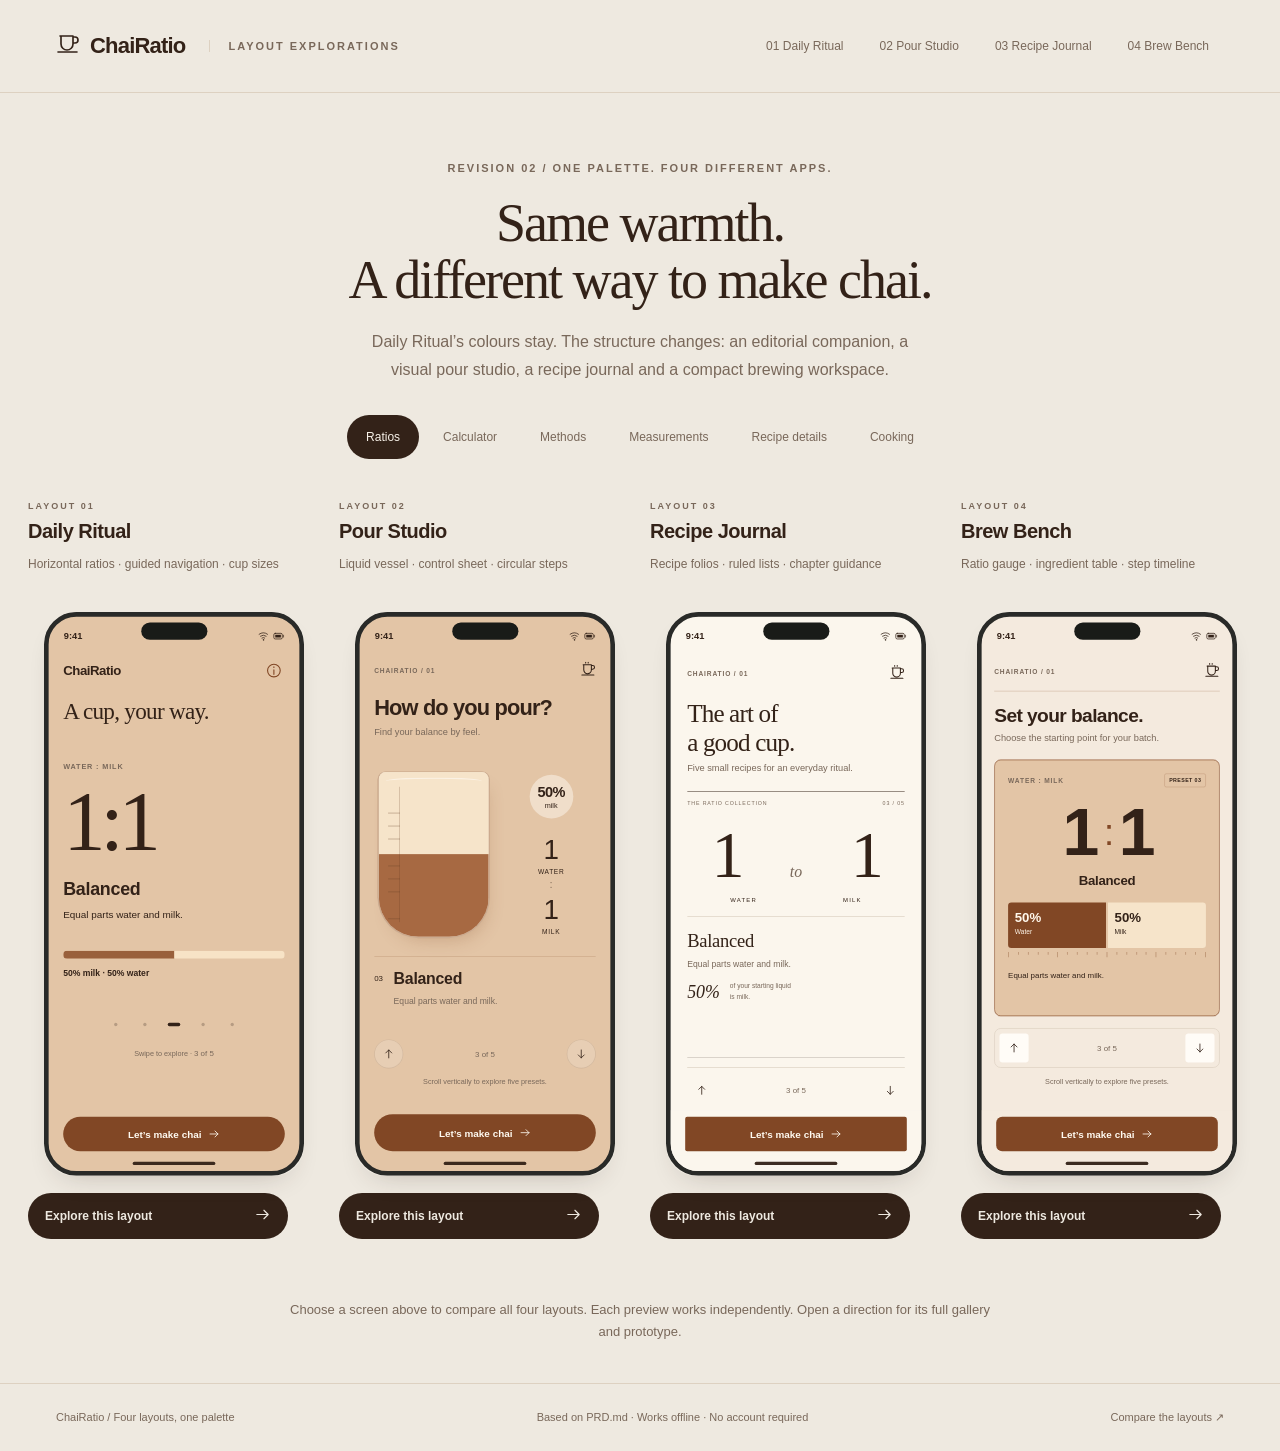
<file: design-showcase/index.html>
<!doctype html><html lang="en"><head><meta charset="utf-8"><meta name="viewport" content="width=device-width,initial-scale=1"><meta name="color-scheme" content="light"><meta name="description" content="Four structurally different ChaiRatio iOS concepts in one warm chai palette."><title>Compare the layouts · ChaiRatio</title><style>*{box-sizing:border-box}html{scroll-behavior:smooth}body{margin:0;font-family:-apple-system,BlinkMacSystemFont,'Segoe UI',sans-serif;background:var(--page);color:var(--ink);-webkit-font-smoothing:antialiased}button,input,select{font:inherit}button,a,input,select{-webkit-tap-highlight-color:transparent}button{cursor:pointer}button:disabled{cursor:default;opacity:.35}a{color:inherit;text-decoration:none}button:focus-visible,a:focus-visible,input:focus-visible,select:focus-visible{outline:3px solid var(--accent);outline-offset:4px}svg{width:24px;height:24px;stroke:currentColor;fill:none;stroke-width:1.65;stroke-linecap:round;stroke-linejoin:round;flex:none}button{color:inherit}body[data-theme=ritual]{--page:#eee9e0;--bg:#f8f2e9;--card:#fffcf7;--ink:#332218;--muted:#79685a;--accent:#814725;--on:#fffaf1;--soft:#e9d8c3;--line:#ddd1c1;--radius:23px;--hero:#dfbc98;--heading:Georgia,'Times New Roman',serif}body[data-theme=clarity]{--page:#edf0f4;--bg:#f3f4f7;--card:#fff;--ink:#1d2530;--muted:#626b78;--accent:#285db4;--on:#fff;--soft:#e5ecf8;--line:#dbe0e8;--radius:17px;--hero:#ede5da;--heading:-apple-system,BlinkMacSystemFont,'Segoe UI',sans-serif}body[data-theme=botanical]{--page:#e8ede3;--bg:#f1f5ec;--card:#fbfdf7;--ink:#253e32;--muted:#5f7063;--accent:#37654c;--on:#fff;--soft:#dce7d2;--line:#d4dece;--radius:30px;--hero:#e3ddc4;--heading:Georgia,'Times New Roman',serif}body[data-theme=after-hours]{--page:#151713;--bg:#1a1d18;--card:#262b23;--ink:#f5f1e8;--muted:#b6bdac;--accent:#d6e7ac;--on:#26321d;--soft:#353e2c;--line:#3b4235;--radius:20px;--hero:#413629;--heading:-apple-system,BlinkMacSystemFont,'Segoe UI',sans-serif}
.site-nav{max-width:1480px;margin:auto;display:flex;align-items:center;justify-content:space-between;padding:28px 56px;border-bottom:1px solid var(--line);gap:20px}.wordmark{font-weight:750;letter-spacing:-.8px;font-size:22px;display:flex;align-items:center;gap:10px}.site-nav small{font-size:11px;text-transform:uppercase;letter-spacing:2px;margin-left:14px;border-left:1px solid var(--line);padding-left:18px;color:var(--muted)}.directions{display:flex;gap:6px;flex-wrap:wrap}.directions a{font-size:12px;padding:11px 15px;border-radius:30px;color:var(--muted)}.directions a[aria-current=page]{background:var(--ink);color:var(--page)}.hero-layout{max-width:1240px;margin:0 auto;display:grid;grid-template-columns:1fr 435px;gap:90px;padding:74px 48px 82px;align-items:center}.eyebrow{font-size:11px;font-weight:650;letter-spacing:2px;text-transform:uppercase;color:var(--muted)}.hero-copy h1{font-family:var(--heading);font-size:clamp(58px,6.5vw,88px);line-height:.99;font-weight:500;letter-spacing:-4px;margin:25px 0}.hero-copy>p{font-size:18px;line-height:1.7;color:var(--muted);max-width:440px}.hero-copy .intro{font-size:23px;color:var(--ink);line-height:1.45}.swatches{display:flex;align-items:center;gap:10px;margin:28px 0 38px}.swatches i{width:28px;height:28px;border:1px solid #0001;border-radius:50%;display:block}.swatches span{font-size:12px;color:var(--muted);margin-left:8px}.hero-actions{display:flex;align-items:center;gap:22px;flex-wrap:wrap}.site-button{display:inline-flex;align-items:center;gap:20px;background:var(--ink);color:var(--page);padding:17px 24px;border-radius:40px;border:0;font-size:14px;font-weight:600}.text-link{font-size:13px;border-bottom:1px solid var(--muted);padding:8px 0}.feature-list{display:flex;gap:20px;margin-top:38px;color:var(--muted);font-size:11px;letter-spacing:.2px}.feature-list span{display:flex;gap:5px;align-items:center}.feature-list svg{width:14px;height:14px}.hero-device{position:relative;justify-self:center}.device-caption{font-size:11px;letter-spacing:1.1px;text-transform:uppercase;text-align:center;color:var(--muted);margin-top:23px}.device-caption b{width:6px;height:6px;display:inline-block;background:var(--accent);border-radius:50%;margin-right:8px}.phone{width:393px;height:852px;max-width:100%;border:7px solid #292a28;border-radius:49px;background:var(--bg);overflow:hidden;display:flex;flex-direction:column;position:relative;box-shadow:0 26px 64px -28px #0005,0 0 0 1px #ffffff30 inset;font-size:16px;isolation:isolate;color:var(--ink)}.status{height:53px;flex:none;display:flex;align-items:center;justify-content:space-between;padding:5px 23px 0;font-size:14px;font-weight:650;position:relative}.status:after{content:'';position:absolute;background:#191b18;width:100px;height:26px;border-radius:20px;top:9px;left:calc(50% - 50px)}.status-icons{display:flex;align-items:center;gap:6px}.status-icons svg{width:17px;height:17px}.phone-content{flex:1;min-height:0;overflow:auto;overscroll-behavior:contain;scrollbar-width:none;padding:15px 22px 22px}.phone-content::-webkit-scrollbar{display:none}.home-indicator{height:24px;flex:none;display:grid;place-items:center;background:var(--bg)}.home-indicator:after{content:'';height:5px;width:125px;background:var(--ink);border-radius:9px;opacity:.95}.phone h2{font-size:31px;line-height:1.12;letter-spacing:-1.1px;margin:0;font-weight:700}.phone h3{margin:0;font-size:21px;line-height:1.2;letter-spacing:-.4px}.phone p{line-height:1.5;margin:0}.phone .sub{font-size:14px;color:var(--muted);margin-top:8px}.topline{display:flex;align-items:center;justify-content:space-between;gap:10px;margin-bottom:22px}.topline a,.topline button{border:0;background:none;color:var(--accent);font-size:14px;font-weight:650;min-height:44px;padding:0 8px}.brand{font-size:20px;font-weight:750;letter-spacing:-.7px}.label{font-size:11px;text-transform:uppercase;letter-spacing:1.3px;font-weight:650;color:var(--muted)}.card{border-radius:var(--radius);background:var(--card);padding:20px;margin-top:16px}.primary,.secondary{width:100%;min-height:52px;border:0;border-radius:17px;font-weight:650;padding:14px 18px;font-size:15px;display:flex;justify-content:center;align-items:center;gap:10px}.primary{background:var(--accent);color:var(--on)}.secondary{background:var(--soft);color:var(--ink)}.primary svg,.secondary svg{width:18px;height:18px}.action-footer{padding:10px 22px 6px;flex:none;background:var(--bg)}.tabs{display:grid;grid-template-columns:repeat(3,1fr);padding:9px 10px 3px;border-top:1px solid var(--line);background:var(--bg);flex:none}.tabs button{border:0;background:none;display:flex;flex-direction:column;align-items:center;justify-content:center;gap:5px;min-height:47px;font-size:9px;color:var(--muted);font-weight:550}.tabs button.active{color:var(--accent)}.tabs svg{width:21px;height:21px}.back{display:flex;align-items:center;gap:5px;min-height:44px;padding:0;border:0;background:none;color:var(--accent);font-size:15px;font-weight:550;margin-bottom:13px}.back svg{width:18px}.divider{border:0;border-top:1px solid var(--line);margin:20px 0}.fine{font-size:11px!important;line-height:1.5!important;color:var(--muted)}.section-label{font-size:14px;font-weight:650;margin:22px 0 10px}.row{display:flex;justify-content:space-between;align-items:center;gap:14px}.ratio-phone{background:var(--ratio-bg);transition:background .3s}.ratio-phone .home-indicator,.ratio-phone .action-footer{background:transparent}.ratio-phone .phone-content{padding-bottom:10px}.ratio-phone .topline{margin-bottom:22px}.ratio-kicker{font-family:var(--heading);font-size:35px!important;font-weight:500!important;line-height:1.1!important}.ratio-viewport{height:404px;overflow-y:auto;scroll-snap-type:y mandatory;scrollbar-width:none;overscroll-behavior:contain;margin-top:20px;outline-offset:-3px}.ratio-slide{height:100%;scroll-snap-align:start;scroll-snap-stop:always;padding:18px 0;display:flex;flex-direction:column;justify-content:center}.ratio-value{font-size:117px;line-height:1.1;font-weight:650;letter-spacing:-8px;margin:6px 0 10px;font-variant-numeric:lining-nums}.ratio-title{font-size:27px!important;font-weight:600;margin:7px 0 10px!important}.ratio-description{font-size:15px;max-width:290px;min-height:44px}.liquid-bar{height:12px;border-radius:30px;overflow:hidden;display:flex;width:100%;margin:22px 0 12px}.liquid-bar .water{background:#99603b}.liquid-bar .milk{background:#f7e3c6}.milk-share{font-size:13px;font-weight:600}.ratio-nav{display:flex;align-items:center;justify-content:space-between;margin-top:8px}.round-button{height:44px;width:44px;border-radius:50%;border:1px solid #79634b30;background:#ffffff28;display:grid;place-items:center}.round-button svg{width:18px}.ratio-progress{display:flex;gap:7px;align-items:center}.ratio-progress i{width:5px;height:5px;border-radius:50%;background:currentColor;opacity:.25}.ratio-progress i.selected{width:19px;border-radius:5px;opacity:1}.ratio-hint{text-align:center;font-size:11px;color:var(--muted);margin-top:12px!important}.cup-art{display:none}.split-ratio{display:none}.ingredient-results{display:grid;grid-template-columns:1fr 1fr;gap:12px;margin-top:14px}.ingredient{background:var(--card);border-radius:var(--radius);padding:19px 16px}.ingredient .ingredient-name{font-size:13px;color:var(--muted);display:flex;align-items:center;gap:7px}.ingredient svg{width:18px;height:18px}.ingredient strong{display:block;font-size:30px;letter-spacing:-1px;margin:12px 0 7px;font-variant-numeric:tabular-nums;white-space:nowrap}.ingredient strong small{font-size:16px;font-weight:500;letter-spacing:0}.ingredient .equivalent{font-size:11px;color:var(--muted);display:block}.batch-note{margin:12px 1px 17px!important;font-size:11px;color:var(--muted)}.controls{padding:16px}.controls label{font-size:14px;font-weight:550}.stepper{display:flex;align-items:center;gap:5px}.stepper button{width:44px;height:44px;background:var(--soft);border:0;border-radius:13px;font-size:22px}.stepper input{width:43px;height:44px;padding:0;text-align:center;border:1px solid transparent;background:transparent;color:var(--ink);font-weight:650;appearance:textfield;-moz-appearance:textfield}.stepper input::-webkit-inner-spin-button{appearance:none}.segmented{display:flex;background:var(--soft);padding:4px;border-radius:14px;gap:3px;margin-top:9px}.segmented button{min-height:40px;flex:1;min-width:0;padding:6px 3px;border:0;background:none;border-radius:10px;color:var(--ink);font-size:12px;font-weight:550}.segmented button.selected{background:var(--card);box-shadow:0 2px 7px #0000000c}.size-control{margin-top:18px}.ratio-control{margin-top:18px;display:flex;align-items:center;justify-content:space-between;gap:10px}.ratio-control select{border:0;background:var(--soft);padding:12px 9px;border-radius:12px;color:var(--ink);max-width:180px;font-size:12px;min-height:44px}.taste-group{margin-top:17px}.taste-group .label{text-transform:none;letter-spacing:0;font-size:12px}.dose-note{display:flex;gap:9px;align-items:flex-start;background:var(--soft);border-radius:14px;padding:12px;margin:17px 0;font-size:11px;color:var(--muted);line-height:1.45}.dose-note svg{width:16px;height:16px;margin-top:1px}.method-card{display:block;width:100%;border:0;text-align:left;color:var(--ink);background:var(--card);padding:20px;border-radius:var(--radius);margin-top:15px;position:relative}.method-art{height:65px;display:flex;justify-content:space-between;align-items:flex-start;margin-bottom:12px}.method-art>svg{width:40px;height:40px}.method-number{font-size:11px;letter-spacing:1px;color:var(--muted)}.method-card p{font-size:13px;color:var(--muted);margin:7px 0 14px}.method-meta{font-size:10px;display:flex;justify-content:space-between;align-items:center;color:var(--muted)}.method-meta svg{width:16px;height:16px}.method-card.featured{background:var(--soft)}.offline{display:flex;align-items:center;gap:7px;justify-content:center;margin:20px 0!important;color:var(--muted);font-size:11px}.offline svg{width:14px;height:14px}.detail-hero{background:var(--soft);border-radius:var(--radius);padding:24px 20px}.detail-hero>svg{width:40px;height:40px;margin-bottom:20px}.detail-hero h2{font-family:var(--heading);font-size:30px}.pill{display:inline-block;font-size:10px;padding:6px 10px;border-radius:20px;border:1px solid var(--line);margin-top:13px}.facts{display:grid;grid-template-columns:repeat(3,1fr);gap:7px;margin:20px 0;text-align:center}.facts span{display:block;font-size:10px;color:var(--muted);margin-top:6px}.facts strong{font-size:14px}.ingredients-list{list-style:none;padding:0;margin:13px 0 0}.ingredients-list li{display:flex;justify-content:space-between;align-items:center;gap:10px;font-size:13px;line-height:1.5;padding:11px 0;border-bottom:1px solid var(--line)}.ingredients-list li:last-child{border:0}.ingredients-list small{color:var(--muted)}.equipment{font-size:13px;line-height:1.7!important;color:var(--muted)}.step-progress{display:flex;gap:6px;margin:20px 0 24px}.step-progress i{height:5px;flex:1;border-radius:5px;background:var(--soft)}.step-progress i.active{background:var(--accent)}.instruction{background:var(--card);border-radius:var(--radius);padding:25px 23px;min-height:350px}.step-number{font-family:var(--heading);font-size:80px;line-height:1;color:var(--accent);letter-spacing:-4px;margin:25px 0}.instruction h2{font-family:var(--heading);font-size:29px;line-height:1.1}.instruction p{font-size:18px;line-height:1.55;margin-top:20px}.step-tip{font-size:13px;color:var(--muted);margin:20px 0!important}.measure-comparison{display:grid;grid-template-columns:1fr 1fr;gap:15px;background:var(--soft);padding:21px;border-radius:var(--radius);margin:21px 0}.measure-comparison svg{width:31px;height:31px;margin-bottom:12px}.measure-comparison strong{display:block;font-size:23px;letter-spacing:-.5px}.measure-comparison span{font-size:11px;color:var(--muted)}.definition{background:var(--card);padding:18px;border-radius:18px;margin-top:10px}.definition h3{font-size:15px}.definition strong{font-size:14px;font-weight:600}.definition p{font-size:12px;color:var(--muted);margin-top:8px}.complete{text-align:center;padding-top:80px}.complete>svg{height:68px;width:68px;color:var(--accent);margin-bottom:26px}.complete h2{font-family:var(--heading);font-size:38px}.complete>p{margin:18px 0 25px;font-size:16px;color:var(--muted)}.gallery-section{max-width:1440px;margin:auto;padding:66px 56px 90px;border-top:1px solid var(--line)}.section-head{display:flex;justify-content:space-between;align-items:end;margin-bottom:46px;gap:24px}.section-head h2{font-size:39px;letter-spacing:-1.5px;font-family:var(--heading);font-weight:500;margin:12px 0 0}.section-head p{max-width:350px;font-size:14px;line-height:1.6;color:var(--muted)}.screen-grid{display:grid;grid-template-columns:repeat(3,minmax(0,1fr));gap:52px 38px}.screen-item{min-width:0}.screen-label{display:flex;gap:10px;align-items:baseline;margin-bottom:16px;font-size:13px;font-weight:600}.screen-label span{font-size:10px;letter-spacing:1px;color:var(--muted)}.screen-item .phone{width:100%;height:790px;border-width:6px;border-radius:43px;box-shadow:0 12px 30px -23px #0006}.screen-item .phone-content{padding-left:19px;padding-right:19px}.screen-item .ratio-value{font-size:102px}.screen-item .ratio-viewport{height:380px}.screen-item .ratio-kicker{font-size:31px!important}.screen-item .status:after{width:90px;left:calc(50% - 45px)}.screen-item .ingredient strong{font-size:26px}.screen-item .phone h2{font-size:28px}.screen-reset{margin-top:12px;font-size:11px;border:0;background:none;color:var(--muted);padding:10px 0;display:flex;align-items:center;gap:5px}.screen-reset svg{width:13px;height:13px}.design-notes{max-width:1328px;margin:0 auto 65px;padding:32px 0;border-top:1px solid var(--line);display:grid;grid-template-columns:1fr 1fr 1fr;gap:48px}.design-notes h3{font-size:14px;margin:0 0 10px}.design-notes p{font-size:13px;line-height:1.7;color:var(--muted);margin:0}.site-footer{padding:27px 56px;border-top:1px solid var(--line);display:flex;justify-content:space-between;color:var(--muted);font-size:11px;gap:20px}.sr-only{position:absolute;width:1px;height:1px;overflow:hidden;clip:rect(0,0,0,0);white-space:nowrap}.field-error{font-size:11px;color:var(--accent);margin-top:8px!important}.index-hero{max-width:1050px;padding:90px 35px 45px;margin:auto;text-align:center}.index-hero h1{font-family:Georgia,serif;font-size:72px;font-weight:400;letter-spacing:-3px;line-height:1.05;margin:22px auto}.index-hero p{color:var(--muted);font-size:17px;line-height:1.7;max-width:640px;margin:auto}.direction-grid{display:grid;grid-template-columns:repeat(2,1fr);max-width:1150px;margin:25px auto 80px;gap:25px;padding:0 28px}.direction-card{display:block;border:1px solid #0001;border-radius:24px;padding:35px;transition:transform .2s}.direction-card:hover{transform:translateY(-4px)}.direction-card .card-top{display:flex;justify-content:space-between;font-size:11px;text-transform:uppercase;letter-spacing:1.5px}.direction-card h2{font-family:var(--heading);font-size:38px;letter-spacing:-1px;font-weight:500;margin:28px 0 12px}.direction-card p{font-size:14px;opacity:.7;line-height:1.5;margin:0;max-width:290px}.mini-ratio{height:190px;display:flex;justify-content:center;align-items:center;font-size:114px;letter-spacing:-8px;font-family:var(--heading);margin:15px 0}.direction-card .card-bottom{display:flex;justify-content:space-between;border-top:1px solid #8884;padding-top:20px;font-size:12px}.direction-card.ritual{background:#e2c4a5;color:#352419;--heading:Georgia,serif}.direction-card.clarity{background:#f7f9fc;color:#244574;--heading:-apple-system,sans-serif}.direction-card.botanical{background:#dce6d3;color:#2d503e;--heading:Georgia,serif}.direction-card.after-hours{background:#232820;color:#d6e7ac;--heading:-apple-system,sans-serif}
/* The four directions change composition, not just color. */
[data-theme=ritual] .phone h2,[data-theme=ritual] .ratio-value{font-family:Georgia,serif;font-weight:400}[data-theme=ritual] .ratio-value{font-size:128px}[data-theme=ritual] .primary,[data-theme=ritual] .secondary{border-radius:30px}[data-theme=ritual] .method-card.featured .method-art{height:100px}[data-theme=ritual] .method-card.featured .method-art>svg{width:64px;height:64px}[data-theme=clarity] .ratio-slide{background:var(--card);border-radius:24px;padding:25px 20px;justify-content:space-between}[data-theme=clarity] .ratio-value{display:none}[data-theme=clarity] .split-ratio{display:flex;align-items:center;justify-content:center;gap:20px;margin:10px 0}[data-theme=clarity] .split-ratio b{font-size:75px;line-height:1;letter-spacing:-4px}[data-theme=clarity] .split-ratio span{font-size:12px;display:flex;flex-direction:column;align-items:center;gap:9px;color:var(--muted)}[data-theme=clarity] .split-ratio b{color:var(--ink)}[data-theme=clarity] .split-ratio em{font-size:35px;color:var(--line);font-style:normal}[data-theme=clarity] .ratio-description{min-height:0}[data-theme=clarity] .ratio-title{font-size:22px!important;margin:0!important}[data-theme=clarity] .liquid-bar{margin:10px 0}[data-theme=clarity] .ingredient-results{display:block;background:var(--card);border-radius:var(--radius);padding:0 17px}[data-theme=clarity] .ingredient{display:grid;grid-template-columns:1fr auto;padding:13px 0;border-radius:0;gap:5px}[data-theme=clarity] .ingredient+.ingredient{border-top:1px solid var(--line)}[data-theme=clarity] .ingredient strong{margin:0;font-size:27px;grid-column:2;grid-row:1/3}[data-theme=clarity] .ingredient .equivalent{grid-column:1}[data-theme=clarity] .method-card{padding:19px 16px;display:grid;grid-template-columns:42px 1fr;gap:5px 15px}[data-theme=clarity] .method-art{grid-row:1/4;height:auto;margin:0;align-items:center}[data-theme=clarity] .method-art>svg{width:32px;height:32px;color:var(--accent)}[data-theme=clarity] .method-number{display:none}[data-theme=clarity] .method-card h3{font-size:18px}[data-theme=clarity] .method-card p{margin:2px 0 7px}[data-theme=clarity] .definition{border-radius:0;margin:0;padding:17px 2px;background:none;border-bottom:1px solid var(--line)}[data-theme=clarity] .instruction{background:transparent;padding:8px 0}[data-theme=clarity] .step-number{font-size:64px;margin:25px 0 35px}[data-theme=botanical] .ratio-slide{align-items:center;text-align:center;padding:10px 12px}[data-theme=botanical] .ratio-viewport{height:414px}[data-theme=botanical] .cup-art{display:grid;place-items:center;width:132px;height:132px;min-height:132px;border-radius:50%;background:#ffffff60;box-shadow:0 0 0 13px #ffffff1a;margin:5px 0 20px}[data-theme=botanical] .cup-art svg{width:65px;height:65px;stroke-width:1.25}[data-theme=botanical] .ratio-value{font-size:70px;letter-spacing:-4px;margin:4px 0}[data-theme=botanical] .ratio-title{font-family:Georgia,serif;font-size:24px!important;margin:1px 0 6px!important}[data-theme=botanical] .liquid-bar{margin:12px 0 8px;width:80%;height:8px}[data-theme=botanical] .ratio-description{min-height:0}[data-theme=botanical] .primary,[data-theme=botanical] .secondary{border-radius:30px}[data-theme=botanical] .method-art{height:75px;justify-content:center}[data-theme=botanical] .method-art>svg{background:var(--soft);width:64px;height:64px;padding:15px;border-radius:50%}[data-theme=botanical] .method-number{position:absolute;right:22px;top:23px}[data-theme=botanical] .method-card{text-align:center}[data-theme=botanical] .instruction{text-align:center;border-radius:40px}[data-theme=after-hours] .hero-copy h1{font-weight:600;letter-spacing:-5px}[data-theme=after-hours] .ratio-value{font-size:128px;font-weight:500}[data-theme=after-hours] .ingredient-results{background:var(--accent);border-radius:var(--radius);padding:6px 20px;display:block;color:var(--on)}[data-theme=after-hours] .ingredient{background:none;border-radius:0;padding:15px 0;display:grid;grid-template-columns:1fr auto;align-items:center;gap:6px}[data-theme=after-hours] .ingredient+.ingredient{border-top:1px solid #26321d33}[data-theme=after-hours] .ingredient strong{grid-column:2;grid-row:1/3;margin:0;font-size:36px}[data-theme=after-hours] .ingredient .ingredient-name,[data-theme=after-hours] .ingredient .equivalent{color:var(--on)}[data-theme=after-hours] .method-card{background:none;border-radius:0;border-bottom:1px solid var(--line);padding:22px 0}[data-theme=after-hours] .method-art{height:38px;margin:0 0 12px;align-items:center;color:var(--accent)}[data-theme=after-hours] .method-art>svg{width:25px;height:25px}[data-theme=after-hours] .method-number{font-size:29px;color:var(--accent);font-weight:300}[data-theme=after-hours] .instruction{border:1px solid var(--line);background:transparent}[data-theme=after-hours] .measure-comparison{background:var(--accent);color:var(--on)}[data-theme=after-hours] .measure-comparison span{color:var(--on)}
@media(min-width:1550px){.screen-grid{grid-template-columns:repeat(4,minmax(0,1fr))}.gallery-section{max-width:1750px}.screen-item .phone{height:790px}}@media(max-width:1100px){.hero-layout{gap:40px;padding:55px 30px}.site-nav{padding:24px 30px}.site-nav small{display:none}.gallery-section{padding:55px 30px}.screen-grid{grid-template-columns:repeat(2,minmax(0,1fr));max-width:830px;margin:auto}.screen-item .phone{max-width:393px;margin:auto}.design-notes{margin:0 30px 50px;gap:25px}.hero-copy h1{font-size:67px}.phone{width:375px;height:820px}.hero-layout{grid-template-columns:1fr 390px}}@media(max-width:760px){.site-nav{flex-wrap:wrap;padding:22px}.directions{width:100%;justify-content:space-between}.directions a{padding:10px;font-size:11px}.hero-layout{grid-template-columns:1fr;gap:40px;padding:48px 22px 54px}.hero-copy{text-align:center}.hero-copy h1{font-size:65px;letter-spacing:-3px}.hero-copy p{margin-left:auto;margin-right:auto}.swatches,.hero-actions,.feature-list{justify-content:center}.hero-copy>p{font-size:16px}.hero-device{width:100%;display:flex;align-items:center;flex-direction:column}.phone{width:393px;height:852px}.section-head{display:block}.section-head p{margin-top:20px}.gallery-section{padding:45px 20px}.screen-grid{grid-template-columns:1fr;max-width:393px}.screen-item .phone{height:852px}.design-notes{grid-template-columns:1fr;gap:25px;margin:0 23px 40px}.site-footer{padding:24px;flex-direction:column}.direction-grid{grid-template-columns:1fr;padding:0 20px}.index-hero{padding:55px 24px 35px}.index-hero h1{font-size:52px}.direction-card{padding:28px}.phone h2{font-size:29px}.section-head h2{font-size:34px}}@media(max-width:370px){.phone-content{padding-left:17px;padding-right:17px}.ratio-kicker{font-size:30px!important}.ratio-value{font-size:104px!important}.hero-copy h1{font-size:55px}.ingredient strong{font-size:25px}.stepper{gap:0}.ingredient{padding:15px 12px}.status{padding-left:16px;padding-right:16px}.status:after{width:85px;left:calc(50% - 42.5px)}}@media(prefers-reduced-motion:reduce){html{scroll-behavior:auto}*{transition:none!important;animation:none!important}}@media print{.site-nav,.hero-actions,.screen-reset,.site-footer{display:none}.hero-layout{display:block}.hero-device{display:none}.screen-grid{grid-template-columns:repeat(2,1fr)}.screen-item{break-inside:avoid}.phone{box-shadow:none}.gallery-section{padding:20px}.design-notes{display:block}}
/* Allow the preview's grid track to shrink to a small device viewport. */
.hero-copy,.hero-device{min-width:0}
@media(max-width:760px){.hero-layout{grid-template-columns:minmax(0,1fr)}.feature-list{flex-wrap:wrap;gap:12px}.hero-device .phone{width:min(393px,100%)}}

/* Revision 2: one palette, four independent compositions. */
body[data-theme]{--page:#eee9e0;--bg:#f8f2e9;--card:#fffcf7;--ink:#332218;--muted:#79685a;--accent:#814725;--on:#fffaf1;--soft:#e9d8c3;--line:#ddd1c1;--hero:#dfbc98}
body[data-theme=clarity]{--radius:28px;--heading:-apple-system,BlinkMacSystemFont,'Segoe UI',sans-serif}
body[data-theme=botanical]{--radius:2px;--heading:Georgia,'Times New Roman',serif}
body[data-theme=after-hours]{--radius:12px;--heading:-apple-system,BlinkMacSystemFont,'Segoe UI',sans-serif}
.phone[data-route] .small-cap{font-size:10px;line-height:1.5;font-weight:650;text-transform:uppercase;letter-spacing:1.3px;color:var(--muted)}
.concept-nav{display:flex;justify-content:space-between;align-items:center;margin:0 0 24px}.concept-nav svg{width:23px;height:23px}.phone h2{white-space:pre-line}.custom-viewport{height:428px;margin-top:24px}.custom-slide{padding:0;display:block}.phone .custom-slide .ratio-value{display:block}.ratio-position{font-size:12px;color:var(--muted)}.batch-controls{margin:20px 0;padding:0}.batch-controls> .row>label{font-size:14px;font-weight:550}.taste-drawer{margin:22px 0 0;border-top:1px solid var(--line);border-bottom:1px solid var(--line);padding:16px 0}.taste-drawer>summary{min-height:44px;display:flex;align-items:center;justify-content:space-between;font-size:14px;font-weight:600;cursor:pointer;list-style:none;gap:12px}.taste-drawer>summary span{font-size:11px;color:var(--muted);font-weight:450}.taste-drawer summary::-webkit-details-marker{display:none}.taste-drawer .dose-note{margin-bottom:0}.detail-fact-line{font-size:12px;color:var(--muted);border-bottom:1px solid var(--line);padding-bottom:17px;margin-bottom:22px!important}.ingredients-list b{font-size:14px;text-align:right;font-weight:600}.ingredients-list b small{display:block;font-size:10px;font-weight:400}.concept-complete{padding-top:72px;text-align:center}.concept-complete>svg{width:58px;height:58px;color:var(--accent);margin-bottom:30px}.concept-complete>p{font-size:15px;color:var(--muted);margin:20px 0 30px}.finish-facts{display:flex;justify-content:space-between;gap:8px;font-size:13px;border-top:1px solid var(--line);border-bottom:1px solid var(--line);padding:20px 0}.concept-complete .secondary{margin-top:28px}.concept-method{cursor:pointer;color:var(--ink);border:0;min-width:0;text-align:left}.phone .topline>button{min-width:44px}.phone details summary{cursor:pointer}.phone details p{font-size:13px;color:var(--muted);line-height:1.6;margin:12px 0}.phone details:not(.taste-drawer){border-bottom:1px solid var(--line);padding:16px 0}.phone details:not(.taste-drawer) summary{min-height:30px;font-size:14px;font-weight:550}
/* POUR STUDIO — volume as a physical object; supporting controls in a sheet. */
[data-theme=clarity] .phone .primary{border-radius:28px;min-height:56px}[data-theme=clarity] .phone .secondary{border-radius:25px}[data-theme=clarity] .phone{background:var(--bg)}[data-theme=clarity] .ratio-phone{background:var(--ratio-bg)}[data-theme=clarity] .ratio-phone .phone-content{padding-bottom:0}[data-theme=clarity] .ratio-phone h2{font-size:33px;font-weight:650;letter-spacing:-1.3px}[data-theme=clarity] .phone .custom-slide{background:none;border-radius:0;padding:0;display:block}[data-theme=clarity] .custom-viewport{height:422px}.pour-scene{display:flex;gap:30px;height:304px;align-items:center;padding:20px 5px 22px}.pour-vessel{width:170px;height:252px;border:2px solid #81472550;border-top-width:1px;border-radius:12px 12px 62px 62px;position:relative;overflow:hidden;box-shadow:inset 8px 0 16px #ffffff50,7px 15px 25px -13px #81472540;background:#fcf6ec60;isolation:isolate;flex-shrink:0}.vessel-water{position:absolute;bottom:0;left:0;right:0;background:#a76942;z-index:-1}.vessel-milk{position:absolute;top:0;left:0;right:0;background:#f6e4ca;z-index:-1}.vessel-surface{position:absolute;top:8px;left:10px;right:10px;border-top:2px solid #ffffff80;border-radius:50%;height:12px}.vessel-ticks{position:absolute;top:22px;bottom:22px;left:14px;width:18px;background:repeating-linear-gradient(to bottom,transparent 0,transparent 19px,#603b2150 19px,#603b2150 20px);border-right:1px solid #603b2150}.pour-side{display:flex;flex-direction:column;align-items:center;gap:25px;flex:1}.ratio-stamp{width:66px;height:66px;border-radius:50%;background:#fffcf770;display:flex;flex-direction:column;justify-content:center;align-items:center;font-size:22px;font-weight:650;letter-spacing:-.8px}.ratio-stamp small{font-size:11px;font-weight:400;letter-spacing:0}.pour-relation{font-size:42px;font-weight:500;line-height:1.1;text-align:center}.pour-relation span{font-size:10px;display:block;text-transform:uppercase;letter-spacing:1px;font-weight:500;margin-top:4px}.pour-relation b{display:block;font-size:17px;font-weight:400;opacity:.5;margin:5px}.pour-caption{display:flex;gap:16px;border-top:1px solid #81472533;padding-top:20px}.pour-caption>span{font-size:12px;padding-top:6px}.pour-caption h3{font-size:24px}.pour-caption p{font-size:13px;color:var(--muted);margin-top:8px;max-width:235px}[data-theme=clarity] .action-footer{padding-top:15px}[data-theme=clarity] .tabs{border-radius:25px 25px 0 0;background:var(--card);border-top:0;padding-top:15px}[data-theme=clarity] .phone .topline{margin-bottom:12px}.pour-results{border-radius:28px;background:#e9d8c3;padding:22px 18px}.pour-result-visual{display:flex;align-items:center;gap:25px}.pour-vessel.small{width:80px;height:134px;border-radius:7px 7px 29px 29px}.pour-result-visual strong{display:block;font-size:43px;line-height:1.3;letter-spacing:-1px;margin:5px 0}.pour-result-visual strong small{font-size:16px;letter-spacing:0;margin-left:4px}.pour-result-visual p{font-size:11px;color:var(--muted)}.pour-amounts{display:grid;grid-template-columns:1fr 1fr;margin-top:22px;padding-top:17px;border-top:1px solid #81472530;gap:12px}.pour-amounts>div+div{border-left:1px solid #81472530;padding-left:18px}.pour-amounts span{font-size:12px}.pour-amounts strong{display:block;font-size:24px;white-space:nowrap;letter-spacing:-1px;margin:7px 0}.pour-amounts small{font-size:10px;color:var(--muted)}[data-theme=clarity] .batch-controls{background:var(--card);margin-top:20px;padding:20px;border-radius:28px}[data-theme=clarity] .stepper{gap:2px}[data-theme=clarity] .stepper button{width:36px;border-radius:50%}[data-theme=clarity] .stepper input{width:36px}[data-theme=clarity] .ratio-control{display:block}[data-theme=clarity] .ratio-control label{display:block;font-size:11px;color:var(--muted);margin-bottom:7px}[data-theme=clarity] .ratio-control select{max-width:none;width:100%;background:var(--soft);border-radius:16px}.studio-method-grid{display:grid;grid-template-columns:1fr 1fr;gap:12px;margin-top:25px}.studio-method-grid .concept-method{border-radius:25px;background:var(--card);padding:19px 16px}.studio-method-grid .method-0{grid-column:1/-1;display:grid;grid-template-columns:112px 1fr;column-gap:18px;align-content:center;background:var(--soft);min-height:206px}.studio-method-art{display:flex;align-items:center;justify-content:center;height:65px;margin-bottom:17px}.studio-method-art>svg{width:40px;height:40px}.studio-method-grid .method-0 .studio-method-art{grid-row:1/4;height:165px;margin:0}.pour-vessel.tiny{width:89px;height:152px;border-radius:10px 10px 36px 36px}.studio-method-grid .small-cap{font-size:8px}.studio-method-grid h3{font-size:18px;line-height:1.2;margin:9px 0 15px}.studio-method-grid p{font-size:10px;color:var(--muted);display:flex;gap:3px;justify-content:space-between;align-items:center}.studio-method-grid p svg{width:14px;height:14px}.studio-detail-cover{text-align:center;background:var(--soft);border-radius:28px 28px 0 0;padding:28px 20px}.studio-detail-cover>svg{width:72px;height:72px;margin:0 0 22px;stroke-width:1.15}.studio-detail-cover h2{font-size:30px;margin:9px 0 14px}.studio-detail-cover p{font-size:12px;color:var(--muted)}.studio-detail-sheet{background:var(--card);border-radius:0 0 28px 28px;padding:22px 20px}.studio-detail-sheet h3{font-size:18px}.studio-detail-sheet .ingredients-list{margin-bottom:18px}.studio-step-ring{position:relative;width:196px;height:196px;margin:26px auto 34px}.studio-step-ring>svg{width:196px;height:196px;transform:rotate(-90deg);stroke-width:3}.ring-track{stroke:var(--soft)}.ring-progress{stroke:var(--accent)}.studio-step-ring>div{position:absolute;inset:0;display:flex;flex-direction:column;justify-content:center;align-items:center}.studio-step-ring b{font-size:71px;font-weight:400;letter-spacing:-3px}.studio-step-ring span{font-size:12px;color:var(--muted)}.studio-instruction{text-align:center}.studio-instruction h2{font-size:31px}.studio-instruction p{font-size:17px;line-height:1.65;margin-top:21px}.studio-measure-visual{padding:26px 0;margin-bottom:14px}.measure-jug{width:146px;height:190px;border:2px solid #81472570;border-radius:7px 7px 30px 30px;margin:0 auto;position:relative;background:#fffcf7}.jug-liquid{position:absolute;inset:48px 0 0;background:var(--soft);border-radius:0 0 28px 28px}.jug-line{position:absolute;left:-32px;right:-54px;border-top:1px dashed #81472570;padding-top:5px;font-size:11px;display:flex;justify-content:space-between;gap:10px}.jug-line b{font-weight:500;color:var(--muted)}.glass-line{top:25px}.serving-line{top:64px}.measure-drawer{background:var(--card);padding:0 18px;border-radius:23px}.measure-drawer summary{display:flex;justify-content:space-between;align-items:center}.measure-drawer summary b{font-size:13px;color:var(--accent)}.measure-drawer details:last-child{border:0}.finish-cup{background:var(--soft);border-radius:50%;width:160px;height:160px;margin:0 auto 40px;display:grid;place-items:center}.finish-cup svg{width:85px;height:85px;stroke-width:1.1}
/* RECIPE JOURNAL — folios, rules and generous typography, no tile grid. */
[data-theme=botanical] .phone{background:#fbf6ed}[data-theme=botanical] .phone .phone-content{padding:20px 25px}[data-theme=botanical] .phone h2{font-family:Georgia,serif;font-size:38px;font-weight:400;letter-spacing:-1.3px}[data-theme=botanical] .phone .concept-nav{margin-bottom:26px}[data-theme=botanical] .ratio-phone{background:#fbf6ed}[data-theme=botanical] .custom-viewport{height:402px;margin-top:24px}[data-theme=botanical] .phone .custom-slide{text-align:left;display:block;padding:0;border:0;align-items:stretch}[data-theme=botanical] .ratio-phone .action-footer{background:#fbf6ed}[data-theme=botanical] .primary{border-radius:3px;min-height:52px}[data-theme=botanical] .secondary{border-radius:2px;background:none;border-bottom:1px solid var(--ink)}[data-theme=botanical] .tabs{background:#fbf6ed;padding-top:12px;border-top:1px solid var(--ink)}[data-theme=botanical] .tabs button.active{text-decoration:underline;text-underline-offset:4px}[data-theme=botanical] .tabs svg{display:none}[data-theme=botanical] .home-indicator{background:#fbf6ed}.journal-leaf{border-top:1px solid var(--ink);height:100%;padding-top:13px}.folio{font-size:8px;letter-spacing:1.3px;display:flex;justify-content:space-between;color:var(--muted)}.journal-ratio{display:flex;justify-content:space-around;align-items:baseline;margin-top:11px;font-family:Georgia,serif}.journal-ratio>span{font-size:100px;line-height:1.25;letter-spacing:-5px}.journal-ratio em{font-size:24px;color:var(--muted);font-weight:400}.journal-labels{display:flex;justify-content:space-around;font-size:9px;letter-spacing:1.8px;border-bottom:1px solid var(--line);padding-bottom:20px;margin-bottom:19px}.journal-leaf h3{font-family:Georgia,serif;font-size:28px;font-weight:400}.journal-leaf>p{font-size:13px;color:var(--muted);margin:9px 0 16px}.journal-footnote{display:flex;gap:15px;align-items:center}.journal-footnote i{font:italic 27px Georgia,serif}.journal-footnote span{font-size:10px;color:var(--muted);line-height:1.6}[data-theme=botanical] .ratio-nav{margin-top:15px;border-top:1px solid var(--line);padding-top:12px}[data-theme=botanical] .round-button{border:0;background:none;border-radius:0}.recipe-receipt{border-top:2px solid var(--ink);border-bottom:1px solid var(--ink);margin:26px 0 0;padding:16px 0 20px;background:none}.receipt-ratio{font:italic 19px Georgia,serif}.receipt-line{display:flex;align-items:baseline;gap:10px;margin-top:25px;font-family:Georgia,serif}.receipt-line>span{font-size:27px}.receipt-line i{flex:1;border-bottom:1px dotted var(--muted)}.receipt-line b{font-size:26px;white-space:nowrap;font-weight:400}.receipt-sub{text-align:right;font-size:10px;color:var(--muted);margin-top:5px!important}.receipt-total{display:flex;justify-content:space-between;align-items:center;border-top:1px solid var(--line);padding-top:17px;margin-top:23px;font-size:11px}.receipt-total strong{font-size:13px;font-weight:550}[data-theme=botanical] .stepper button{border-radius:0;background:none;border:1px solid var(--line);width:35px;height:39px;font-size:19px}[data-theme=botanical] .stepper input{width:31px;font:20px Georgia,serif}[data-theme=botanical] .segmented{border-radius:0;background:none;padding:0;gap:0;border-top:1px solid var(--line);border-bottom:1px solid var(--line)}[data-theme=botanical] .segmented button{border-radius:0;background:none;font-size:11px}[data-theme=botanical] .segmented button.selected{box-shadow:inset 0 -2px var(--accent);background:none}[data-theme=botanical] .ratio-control select{background:none;border-radius:0;border-bottom:1px solid var(--line);padding-left:0}.journal-link{border:0;border-bottom:1px solid var(--ink);background:none;color:var(--ink);width:100%;min-height:52px;text-align:left;font:italic 22px Georgia,serif;padding:10px 0}.journal-edition{display:flex;justify-content:space-between;gap:13px;align-items:center;border-top:1px solid var(--ink);border-bottom:1px solid var(--ink);margin:28px 0 0;padding:23px 0}.journal-edition span{font-size:8px;letter-spacing:.5px;max-width:55px;line-height:1.7}.journal-edition i{font:italic 23px Georgia,serif;line-height:1.15;text-align:center}.journal-contents{margin-top:12px}.journal-contents .concept-method{display:flex;align-items:start;gap:15px;background:none;padding:25px 0;border-bottom:1px solid var(--line);width:100%}.journal-entry-number{font:italic 22px Georgia,serif;color:var(--muted)}.journal-contents h3{font:23px Georgia,serif;line-height:1.1}.journal-contents p{font-size:12px;color:var(--muted);margin:9px 0}.journal-contents small{font-size:9px;letter-spacing:.4px}.journal-contents svg{width:17px;height:17px;margin-left:auto;flex-shrink:0}.journal-recipe-head{border-bottom:1px solid var(--ink);padding:9px 0 19px}.journal-recipe-head h2{margin:17px 0}.journal-recipe-head>p{font:italic 17px Georgia,serif;color:var(--muted)}.journal-recipe-meta{display:flex;justify-content:space-between;gap:14px;margin-top:21px;font-size:10px;text-transform:uppercase;letter-spacing:.5px}.journal-margin-section{display:grid;grid-template-columns:42px minmax(0,1fr);gap:15px;margin:23px 0}.journal-margin-section>span{font:italic 20px Georgia,serif;color:var(--muted);border-right:1px solid var(--line)}.journal-margin-section>span i{font:9px -apple-system,sans-serif;writing-mode:vertical-rl;letter-spacing:1px;margin-top:12px;text-transform:uppercase}.journal-margin-section>p{font-size:13px;color:var(--muted)}.journal-margin-section .ingredients-list li{font-size:12px;gap:5px}.journal-margin-section .ingredients-list b{font-size:13px}.journal-margin-section .ingredients-list small{font-size:9px}.journal-handnote{font:italic 17px Georgia,serif!important;line-height:1.5!important;color:var(--accent);border-left:2px solid var(--accent);margin:25px 0;padding:3px 0 3px 18px}.journal-running-head{font-size:10px;border-top:1px solid var(--ink);border-bottom:1px solid var(--line);padding:14px 0;display:flex;justify-content:space-between;gap:8px}.journal-instruction{padding:42px 0 13px}.chapter-word{font:italic 53px Georgia,serif;color:var(--accent);display:block;margin-bottom:27px}.journal-instruction h2{font-size:31px!important;line-height:1.2}.journal-instruction>p{font:19px Georgia,serif;line-height:1.75;margin-top:25px}.journal-glossary{border-top:1px solid var(--ink);margin-top:28px}.journal-glossary section{display:grid;grid-template-columns:23px 1fr;gap:15px;padding:22px 0;border-bottom:1px solid var(--line)}.glossary-index{font-size:9px;letter-spacing:1px;padding-top:6px;color:var(--muted)}.journal-glossary h3{font:23px Georgia,serif}.journal-glossary h3 i{display:block;font:italic 15px Georgia,serif;color:var(--accent);margin-top:5px}.journal-glossary p{font-size:12px;color:var(--muted);margin-top:8px}.journal-finish{padding-top:82px}.journal-finish h2{font-size:46px!important;line-height:1.1;margin-top:35px}.journal-finish>p{font:italic 20px Georgia,serif;line-height:1.5}.journal-finish .finish-facts{display:block;text-align:center;padding:23px 0;margin:35px 0}.journal-finish .finish-facts span{display:block;line-height:2}
/* BREW BENCH — dense, utilitarian hierarchy and a persistent workflow. */
[data-theme=after-hours] .hero-copy h1{font-weight:600;letter-spacing:-3px}[data-theme=after-hours] .phone{background:#f4eade}[data-theme=after-hours] .phone h2{font-family:-apple-system,BlinkMacSystemFont,'Segoe UI',sans-serif;font-size:29px;font-weight:750;letter-spacing:-.9px}[data-theme=after-hours] .phone .phone-content{padding:17px 19px}[data-theme=after-hours] .ratio-phone{background:#f4eade}[data-theme=after-hours] .ratio-phone .action-footer{background:#f4eade}[data-theme=after-hours] .concept-nav{padding-bottom:15px;margin-bottom:20px;border-bottom:1px solid #81472540}[data-theme=after-hours] .custom-viewport{height:388px;margin-top:22px}[data-theme=after-hours] .custom-slide{padding:0}.bench-ratio-card{height:100%;border:1px solid var(--accent);background:var(--ratio-bg);padding:20px;border-radius:10px}.bench-chip{font-size:8px;letter-spacing:.6px;font-weight:650;border:1px solid #81472540;padding:5px 6px;border-radius:3px;white-space:nowrap}.bench-ratio-value{display:flex;justify-content:center;align-items:center;font-size:100px;font-weight:750;letter-spacing:-6px;line-height:1.2;margin:8px 0 0;font-variant-numeric:tabular-nums}.bench-ratio-value>span{font-size:55px;font-weight:300;margin:0 13px;color:var(--accent)}.bench-ratio-card h3{font-size:20px;text-align:center;margin-bottom:22px}.bench-distribution{display:flex;gap:3px;min-height:69px}.bench-distribution>div{background:#814725;color:#fff7eb;border-radius:5px 0 0 5px;padding:12px 10px;font-size:10px;min-width:60px}.bench-distribution>div+div{background:#f6e4ca;color:var(--ink);border-radius:0 5px 5px 0}.bench-distribution span{display:block;font-size:20px;font-weight:650;margin-bottom:3px}.bench-scale{display:flex;justify-content:space-between;height:10px;margin-top:6px}.bench-scale i{border-left:1px solid #81472580;height:4px}.bench-scale i:nth-child(5n+1){height:8px}.bench-ratio-card>p{font-size:12px;color:var(--ink);margin-top:16px}[data-theme=after-hours] .ratio-nav{border:1px solid var(--line);padding:7px;border-radius:10px;margin-top:18px}[data-theme=after-hours] .round-button{border:0;border-radius:5px;background:var(--card)}[data-theme=after-hours] .tabs{margin:4px 12px 0;padding:5px;border:1px solid var(--line);border-radius:12px;background:var(--card)}[data-theme=after-hours] .tabs button{flex-direction:row;font-size:9px;gap:4px;min-height:42px}[data-theme=after-hours] .tabs svg{width:16px;height:16px}[data-theme=after-hours] .tabs button.active{background:var(--soft);border-radius:8px}[data-theme=after-hours] .home-indicator,[data-theme=after-hours] .action-footer{background:#f4eade}[data-theme=after-hours] .primary{border-radius:9px}[data-theme=after-hours] .secondary{border-radius:9px;background:var(--accent);color:var(--on)}[data-theme=after-hours] .batch-controls{background:var(--card);padding:16px;border:1px solid var(--line);border-radius:10px;margin:0 0 16px}[data-theme=after-hours] .size-control{margin-top:14px}[data-theme=after-hours] .segmented{border-radius:7px;padding:3px;margin-top:7px}[data-theme=after-hours] .segmented button{border-radius:5px;min-height:35px}[data-theme=after-hours] .ratio-control{margin-top:13px}[data-theme=after-hours] .ratio-control select{border-radius:5px;font-size:11px;max-width:168px}[data-theme=after-hours] .stepper button{height:40px;width:37px;border-radius:6px}[data-theme=after-hours] .stepper input{width:36px}.bench-output{border:1px solid var(--accent);border-radius:10px;overflow:hidden;background:var(--card)}.bench-yield{background:var(--soft);padding:17px;display:grid;grid-template-columns:1fr auto;gap:5px}.bench-yield strong{grid-column:2;grid-row:1/3;font-size:29px;letter-spacing:-.7px;align-self:center}.bench-yield strong small{font-size:11px;letter-spacing:0}.bench-yield>span{font-size:10px;color:var(--muted)}.ingredient-table{width:100%;border-collapse:collapse;font-size:11px}.ingredient-table th,.ingredient-table td{text-align:left;padding:12px 10px;border-top:1px solid var(--line)}.ingredient-table thead th{font-size:8px;text-transform:uppercase;letter-spacing:.3px;color:var(--muted);font-weight:500}.ingredient-table td{font-weight:650;white-space:nowrap}.ingredient-table td small{font-weight:400;display:block;color:var(--muted);font-size:10px;margin-top:4px}.ingredient-table td:last-child,.ingredient-table th:last-child{text-align:right}[data-theme=after-hours] .taste-drawer{margin-top:16px;padding:6px 0}.bench-method-grid{display:grid;grid-template-columns:1fr 1fr;gap:10px;margin-top:25px}.bench-method-grid .concept-method{position:relative;display:block;background:var(--card);border:1px solid var(--line);border-radius:10px;padding:17px 14px}.bench-method-grid .method-2{grid-column:1/-1;display:grid;grid-template-columns:45px 1fr;column-gap:13px}.bench-method-grid .method-2 .bench-method-icon{grid-row:1/4;margin-top:16px}.bench-method-grid .method-2 .bench-chip{display:none}.bench-method-icon{display:inline-flex;padding:8px;background:var(--soft);border-radius:8px;margin-bottom:21px}.bench-method-icon svg{width:24px;height:24px}.bench-method-grid .bench-chip{position:absolute;top:19px;right:12px}.bench-method-grid h3{font-size:19px;letter-spacing:-.6px}.bench-method-grid p{font-size:11px;color:var(--muted);margin:9px 0 18px}.bench-method-meta{border-top:1px solid var(--line);padding-top:12px;font-size:10px;display:flex;flex-direction:column;gap:5px}.bench-method-meta span{font-size:8px;color:var(--muted)}.bench-detail-title{display:flex;align-items:center;gap:15px}.bench-detail-title>svg{width:40px;height:40px;background:var(--soft);padding:7px;border-radius:8px}.bench-detail-title h2{font-size:27px}.bench-spec-grid{display:grid;grid-template-columns:repeat(2,1fr);border:1px solid var(--line);border-radius:10px;margin:23px 0 18px;overflow:hidden}.bench-spec-grid>div{background:var(--card);padding:15px;border-right:1px solid var(--line);border-bottom:1px solid var(--line)}.bench-spec-grid>div:nth-child(2n){border-right:0}.bench-spec-grid>div:nth-last-child(-n+2){border-bottom:0}.bench-spec-grid span{font-size:10px;color:var(--muted);display:block;margin-bottom:6px}.bench-spec-grid b{font-size:23px;letter-spacing:-.6px}.bench-panel{padding:17px;background:var(--card);border:1px solid var(--line);border-radius:10px;margin-top:12px}.bench-panel>p{font-size:12px;color:var(--muted);line-height:1.8;margin-top:10px}.bench-timeline{margin:29px 0}.timeline-step{display:grid;grid-template-columns:33px minmax(0,1fr);gap:15px;position:relative;padding:0 0 27px}.timeline-step:not(:last-child):before{position:absolute;content:'';width:1px;left:16px;top:30px;bottom:0;background:var(--line)}.timeline-step>span{width:33px;height:33px;border:1px solid var(--line);border-radius:8px;display:grid;place-items:center;font-size:12px;background:var(--card);position:relative;z-index:1}.timeline-step>span svg{width:17px;height:17px}.timeline-step h3{font-size:15px;color:var(--muted);padding-top:8px}.timeline-step.current>div{background:var(--card);padding:17px;border:1px solid var(--accent);border-radius:10px}.timeline-step.current>span{background:var(--accent);color:var(--on);border-color:var(--accent)}.timeline-step.current h3{font-size:21px;color:var(--ink);padding-top:0}.timeline-step p{font-size:15px;line-height:1.6;margin:14px 0}.timeline-step small{font-size:11px;line-height:1.5;color:var(--muted);display:block}.timeline-step.finished>span{border-color:var(--accent)}.bench-conversion{display:flex;align-items:center;gap:19px;border-radius:10px;background:var(--soft);padding:22px;margin:23px 0}.bench-conversion>strong{font-size:63px;line-height:1;letter-spacing:-3px;font-weight:400}.bench-conversion>span{font-size:14px;line-height:1.7}.bench-conversion>svg{margin-left:auto;width:32px;height:32px}.reference-table{width:100%;border-collapse:collapse}.reference-table th,.reference-table td{text-align:left;padding:15px 9px;vertical-align:top;border-bottom:1px solid var(--line)}.reference-table thead th{font-size:9px;text-transform:uppercase;letter-spacing:.8px;color:var(--muted)}.reference-table tbody th{font-size:12px;width:33%}.reference-table td b{font-size:14px}.reference-table td p{font-size:11px;color:var(--muted);line-height:1.55;margin-top:7px}.bench-finish{padding-top:63px}.bench-finish h2{font-size:35px!important}.bench-finish .finish-facts{display:grid;grid-template-columns:1fr 1fr;border:1px solid var(--accent);border-radius:10px;background:var(--card);padding:23px 12px}.bench-finish .finish-facts span+span{border-left:1px solid var(--line)}
/* Same-color comparison board with actual live screens. */
.revision-note{font-size:11px;border:1px solid var(--line);border-radius:20px;display:inline-flex;gap:8px;align-items:center;padding:9px 14px;margin-top:5px}.comparison-heading{max-width:900px;margin:65px auto 32px;text-align:center;padding:0 25px}.comparison-heading h1{font:54px/1.06 Georgia,serif;letter-spacing:-2px;margin:19px 0}.comparison-heading p{font-size:16px;line-height:1.7;color:var(--muted);max-width:580px;margin:auto}.comparison-switch{display:flex;justify-content:center;gap:5px;margin:27px auto 36px;flex-wrap:wrap;padding:0 20px}.comparison-switch button{border:0;background:none;border-radius:25px;padding:12px 19px;font-size:12px;color:var(--muted);min-height:44px}.comparison-switch button[aria-pressed=true]{background:var(--ink);color:var(--bg)}.comparison-grid{display:grid;grid-template-columns:repeat(4,minmax(0,1fr));gap:20px;max-width:1450px;padding:0 28px;margin:0 auto 60px}.comparison-card{min-width:0}.comparison-card>h2{font-size:20px;letter-spacing:-.5px;margin:7px 0 8px}.comparison-card>p{font-size:12px;line-height:1.5;color:var(--muted);min-height:36px;margin-bottom:21px}.comparison-frame{width:100%;aspect-ratio:393/852;overflow:hidden;position:relative;border-radius:30px;box-shadow:0 13px 30px -18px #33221850}.comparison-frame iframe{border:0;display:block;width:393px;height:852px;transform-origin:0 0}.comparison-card .site-button{margin-top:17px;width:100%;justify-content:space-between;padding:13px 17px;font-size:12px}.comparison-card .site-button svg{width:17px;height:17px}.comparison-card .eyebrow{font-size:9px}.comparison-explainer{text-align:center;font-size:13px;color:var(--muted);padding:0 25px 40px;max-width:750px;margin:auto;line-height:1.7}.comparison-card .frame-loading{height:100%;display:grid;place-items:center}.phone-preview{background:transparent!important;padding:0;margin:0;overflow:hidden}.phone-preview .site-nav,.phone-preview .hero-copy,.phone-preview .device-caption,.phone-preview .gallery-section,.phone-preview .design-notes,.phone-preview .site-footer{display:none!important}.phone-preview .hero-layout{display:block!important;margin:0;padding:0;max-width:none}.phone-preview .hero-device{width:393px;display:block}.phone-preview .phone{width:393px!important;max-width:none;height:852px!important;margin:0;box-shadow:none}.phone-preview main{width:393px}.phone-preview .hero-device .phone-content{overflow:auto}.phone-preview .hero-device .phone .custom-viewport{scrollbar-width:none}
@media(max-width:1200px){.comparison-grid{grid-template-columns:repeat(2,minmax(0,1fr));max-width:830px;gap:40px 30px}.comparison-card>p{min-height:0}}
@media(max-width:600px){.comparison-heading{margin-top:40px}.comparison-heading h1{font-size:41px}.comparison-grid{grid-template-columns:1fr;max-width:393px;padding:0 20px;gap:45px}.comparison-switch button{padding:10px 12px}.comparison-frame{border-radius:38px}}
@media(max-width:370px){.pour-scene{gap:18px}.pour-vessel{width:145px;height:235px}.pour-caption{gap:10px}.pour-caption h3{font-size:22px}.pour-result-visual{gap:15px}.pour-amounts strong{font-size:21px}.pour-amounts>div+div{padding-left:12px}.pour-amounts{gap:6px}[data-theme=clarity] .batch-controls{padding:16px}.receipt-line>span{font-size:23px}.receipt-line b{font-size:23px}.bench-yield strong{font-size:25px}.bench-yield{padding:13px}.bench-chip{font-size:7px}.bench-method-grid .concept-method{padding:14px 11px}.bench-method-grid .bench-chip{right:9px;top:16px}.bench-method-grid h3{font-size:17px}[data-theme=botanical] .phone .phone-content{padding-left:19px;padding-right:19px}.journal-ratio>span{font-size:85px}.journal-contents{margin-top:7px}.journal-contents .concept-method{gap:10px}.journal-contents h3{font-size:21px}}
/* Keep a complete phone readable in the four-column overview. */
@media(min-width:1201px){.comparison-frame{max-width:260px;margin-inline:auto}.comparison-card>.site-button{max-width:260px;margin-inline:auto}}

/* The selected Daily Ritual direction: horizontal ratios and a native-style stack. */
[data-theme=ritual] .ritual-screen{display:flex;flex-direction:column;flex:1;min-height:0;position:relative}
[data-theme=ritual] .ritual-nav{height:56px;flex:none;padding:0 17px 0 22px;display:flex;align-items:center;justify-content:space-between;gap:12px}
[data-theme=ritual] .ritual-nav .back{margin:0;min-height:44px;font-size:16px}
[data-theme=ritual] .info-button{height:44px;width:44px;display:grid;place-items:center;border:0;background:none;color:var(--accent);border-radius:50%;padding:10px}
[data-theme=ritual] .info-button svg{width:23px;height:23px;stroke-width:1.75}
[data-theme=ritual] .ratio-viewport{display:flex;overflow-x:auto;overflow-y:hidden;scroll-snap-type:x mandatory;touch-action:pan-x;}
[data-theme=ritual] .ratio-slide{flex:0 0 100%;min-width:0;}
[data-theme=ritual] .ratio-nav{justify-content:center}
[data-theme=ritual] .ratio-progress{gap:0}
[data-theme=ritual] .ratio-progress button{display:grid;place-items:center;width:44px;height:44px;padding:0;border:0;background:none;color:var(--ink);border-radius:50%}
[data-theme=ritual] .ratio-progress i{width:5px;height:5px}
[data-theme=ritual] .ratio-progress button.selected i{width:19px;border-radius:5px;opacity:1}
[data-theme=ritual] .ratio-phone .phone-content{padding-top:15px}
[data-theme=ritual] .phone[data-route=calculator] .phone-content{padding-bottom:112px;scroll-padding-bottom:112px}
[data-theme=ritual] .floating-action{position:absolute;z-index:2;bottom:24px;left:0;right:0;padding:12px 22px 12px;background:transparent;pointer-events:none}
[data-theme=ritual] .floating-action .primary{pointer-events:auto;box-shadow:0 6px 24px #33221838,0 0 0 5px #f8f2e9b8}
[data-theme=ritual] .measurements-overlay{position:absolute;inset:0;z-index:10;display:flex;align-items:flex-end;background:#33221859;backdrop-filter:blur(2px)}
[data-theme=ritual] .measurements-sheet{width:100%;max-height:92%;display:flex;flex-direction:column;min-height:0;background:var(--bg);border-radius:28px 28px 0 0;box-shadow:0 -12px 44px #33221822;animation:ritual-sheet .25s ease-out}
[data-theme=ritual] .sheet-handle{width:36px;height:5px;background:var(--ink);opacity:.2;border-radius:3px;flex:none;margin:10px auto 2px}
[data-theme=ritual] .sheet-nav{display:flex;justify-content:space-between;align-items:center;padding:0 15px 0 22px;min-height:51px;flex:none;font-size:13px;font-weight:600;color:var(--muted)}
[data-theme=ritual] .sheet-done{min-height:44px;border:0;background:none;color:var(--accent);font-size:16px;font-weight:600;padding:0 8px}
[data-theme=ritual] .measurements-content{overflow:auto;overscroll-behavior:contain;padding:14px 22px 32px;scrollbar-width:none}
[data-theme=ritual] .serving-guide{background:var(--soft);border-radius:22px;padding:20px 15px;margin:24px 0 18px}
[data-theme=ritual] .serving-guide h3{font-size:17px}
[data-theme=ritual] .serving-guide>p{font-size:12px;color:var(--muted);margin-top:7px}
[data-theme=ritual] .serving-examples{display:grid;grid-template-columns:repeat(3,1fr);gap:8px;margin:25px 0}
[data-theme=ritual] .serving-example{display:flex;align-items:center;flex-direction:column;justify-content:flex-end;text-align:center;gap:7px}
[data-theme=ritual] .serving-example svg{width:30px;height:30px;color:var(--accent);margin-bottom:6px;stroke-width:1.4}
[data-theme=ritual] .serving-example.size-1 svg{width:38px;height:38px}
[data-theme=ritual] .serving-example.size-2 svg{width:46px;height:46px}
[data-theme=ritual] .serving-example strong{font-size:13px}
[data-theme=ritual] .serving-example b{font-size:13px;font-weight:500}
[data-theme=ritual] .serving-example span{font-size:10px;color:var(--muted);white-space:nowrap}
[data-theme=ritual] .navigate-push{animation:ritual-push .22s ease-out}
[data-theme=ritual] .navigate-pop{animation:ritual-pop .22s ease-out}
@keyframes ritual-push{from{opacity:.5;transform:translateX(24px)}to{opacity:1;transform:translateX(0)}}
@keyframes ritual-pop{from{opacity:.5;transform:translateX(-16px)}to{opacity:1;transform:translateX(0)}}
@keyframes ritual-sheet{from{transform:translateY(100%)}to{transform:translateY(0)}}
@media(prefers-reduced-motion:reduce){[data-theme=ritual] .phone *{animation:none!important}}
[data-theme=ritual].phone-preview main,[data-theme=ritual].phone-preview .hero-device{width:min(393px,100vw)}
[data-theme=ritual].phone-preview .phone{width:min(393px,100vw)!important;height:min(852px,100dvh)!important}
</style></head><body data-theme="ritual"><header class="site-nav"><a class="wordmark" href="index.html"><span data-icon="cup"></span>ChaiRatio <small>Layout explorations</small></a><nav class="directions" aria-label="Design directions"><a href="daily-ritual.html" >01 Daily Ritual</a><a href="pour-studio.html" >02 Pour Studio</a><a href="recipe-journal.html" >03 Recipe Journal</a><a href="brew-bench.html" >04 Brew Bench</a></nav></header><main><section class="comparison-heading"><span class="eyebrow">Revision 02 / One palette. Four different apps.</span><h1>Same warmth.<br>A different way to make chai.</h1><p>Daily Ritual’s colours stay. The structure changes: an editorial companion, a visual pour studio, a recipe journal and a compact brewing workspace.</p></section><nav class="comparison-switch" aria-label="Compare the same screen"><button data-compare="ratios" aria-pressed="true">Ratios</button><button data-compare="calculator" aria-pressed="false">Calculator</button><button data-compare="methods" aria-pressed="false">Methods</button><button data-compare="measurements" aria-pressed="false">Measurements</button><button data-compare="detail" aria-pressed="false">Recipe details</button><button data-compare="guide" aria-pressed="false">Cooking</button></nav><section class="comparison-grid" aria-label="Four layouts side by side"><article class="comparison-card"><span class="eyebrow">Layout 01</span><h2>Daily Ritual</h2><p>Horizontal ratios · guided navigation · cup sizes</p><div class="comparison-frame" data-file="daily-ritual.html"><iframe src="daily-ritual.html?preview=ratios" title="Daily Ritual interactive comparison" loading="eager"></iframe></div><a class="site-button" href="daily-ritual.html">Explore this layout <span data-icon="arrow"></span></a></article><article class="comparison-card"><span class="eyebrow">Layout 02</span><h2>Pour Studio</h2><p>Liquid vessel · control sheet · circular steps</p><div class="comparison-frame" data-file="pour-studio.html"><iframe src="pour-studio.html?preview=ratios" title="Pour Studio interactive comparison" loading="eager"></iframe></div><a class="site-button" href="pour-studio.html">Explore this layout <span data-icon="arrow"></span></a></article><article class="comparison-card"><span class="eyebrow">Layout 03</span><h2>Recipe Journal</h2><p>Recipe folios · ruled lists · chapter guidance</p><div class="comparison-frame" data-file="recipe-journal.html"><iframe src="recipe-journal.html?preview=ratios" title="Recipe Journal interactive comparison" loading="eager"></iframe></div><a class="site-button" href="recipe-journal.html">Explore this layout <span data-icon="arrow"></span></a></article><article class="comparison-card"><span class="eyebrow">Layout 04</span><h2>Brew Bench</h2><p>Ratio gauge · ingredient table · step timeline</p><div class="comparison-frame" data-file="brew-bench.html"><iframe src="brew-bench.html?preview=ratios" title="Brew Bench interactive comparison" loading="eager"></iframe></div><a class="site-button" href="brew-bench.html">Explore this layout <span data-icon="arrow"></span></a></article></section><p class="comparison-explainer">Choose a screen above to compare all four layouts. Each preview works independently. Open a direction for its full gallery and prototype.</p></main><footer class="site-footer"><span>ChaiRatio / Four layouts, one palette</span><span>Based on PRD.md · Works offline · No account required</span><a href="index.html">Compare the layouts ↗</a></footer><script>const paths={cup:'<path d="M4 5h13v8a6 6 0 0 1-12 0V5Zm13 1h2a3 3 0 0 1 0 6h-2M2 21h19"/>',arrow:'<path d="M4 12h16m-6-6 6 6-6 6"/>'};document.querySelectorAll('[data-icon]').forEach(n=>n.innerHTML='<svg viewBox="0 0 24 24" aria-hidden="true">'+paths[n.dataset.icon]+'</svg>');const frames=[...document.querySelectorAll('.comparison-frame')];function fit(){frames.forEach(n=>{n.querySelector('iframe').style.transform='scale('+n.clientWidth/393+')';});}new ResizeObserver(fit).observe(document.body);fit();document.querySelectorAll('[data-compare]').forEach(b=>b.addEventListener('click',()=>{document.querySelectorAll('[data-compare]').forEach(n=>n.setAttribute('aria-pressed',String(n===b)));frames.forEach(n=>{n.querySelector('iframe').src=n.dataset.file+'?preview='+b.dataset.compare;});}));</script></body></html>
</file>
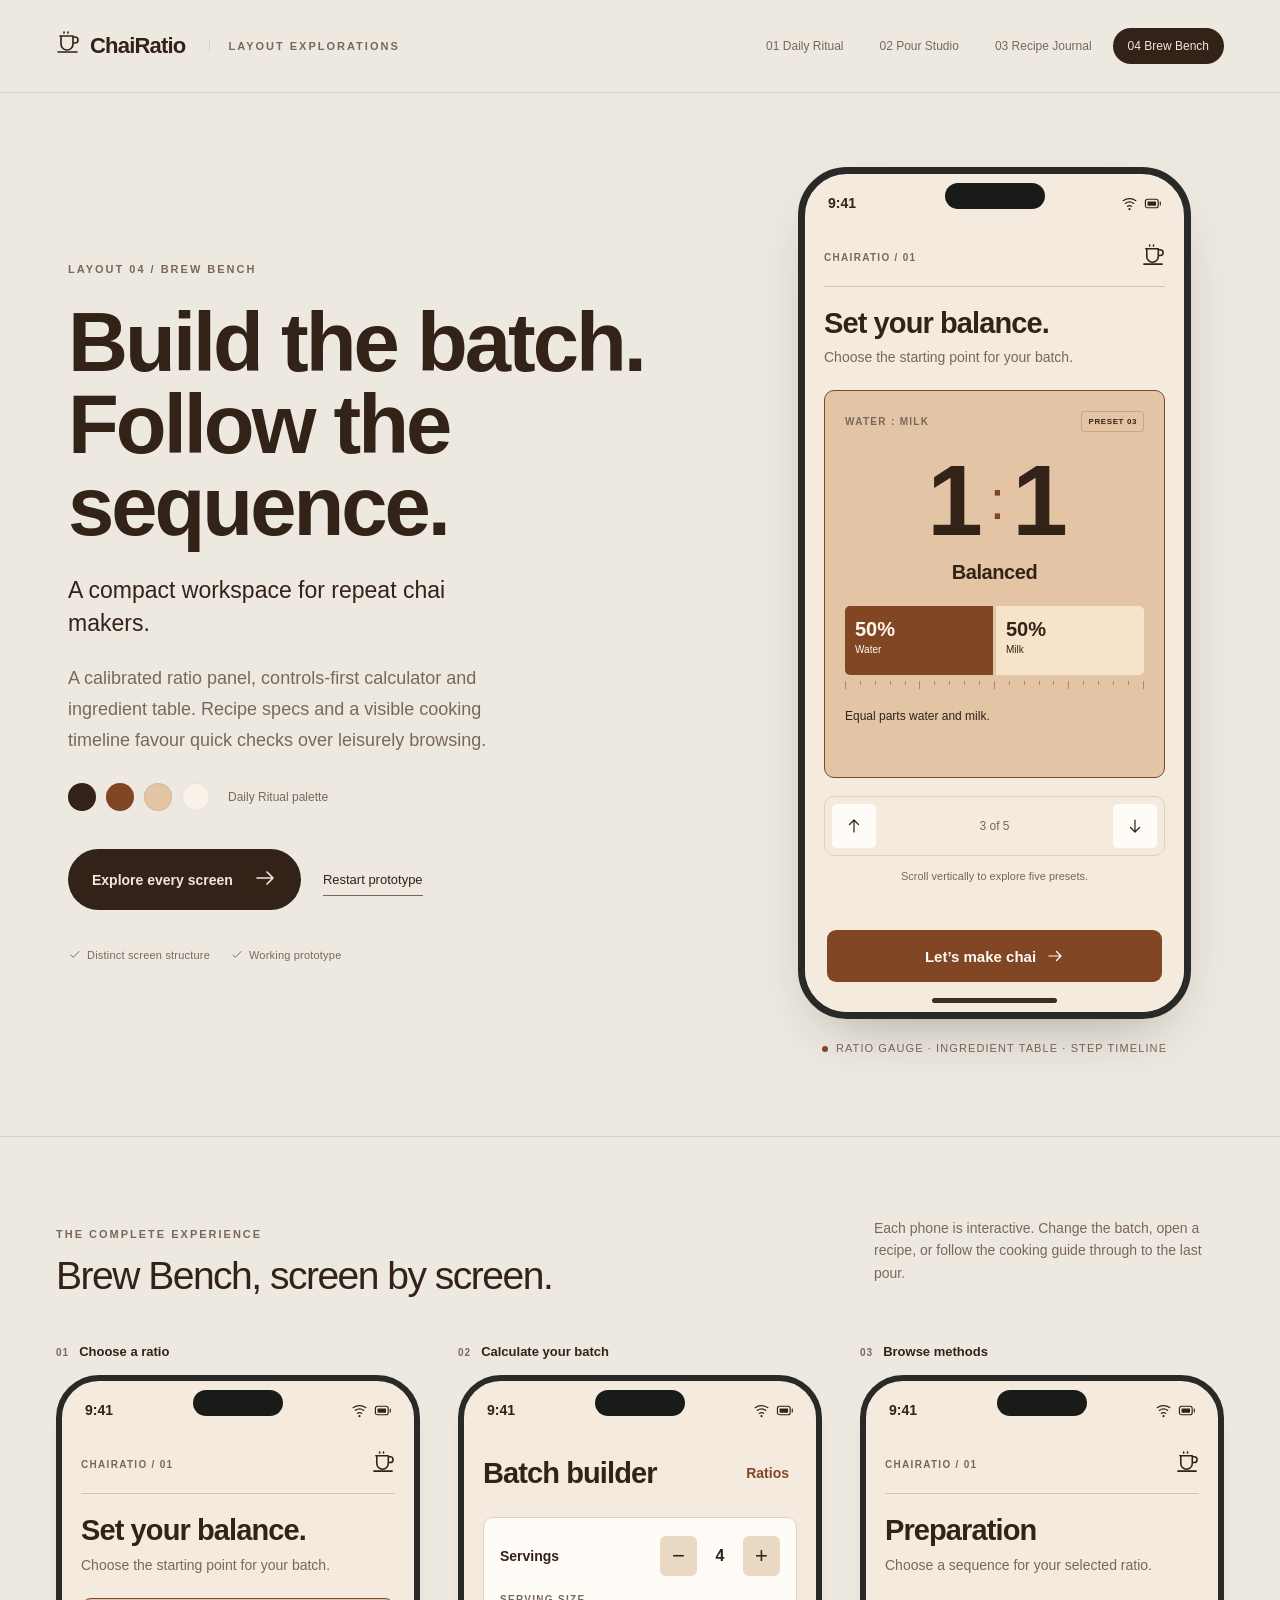
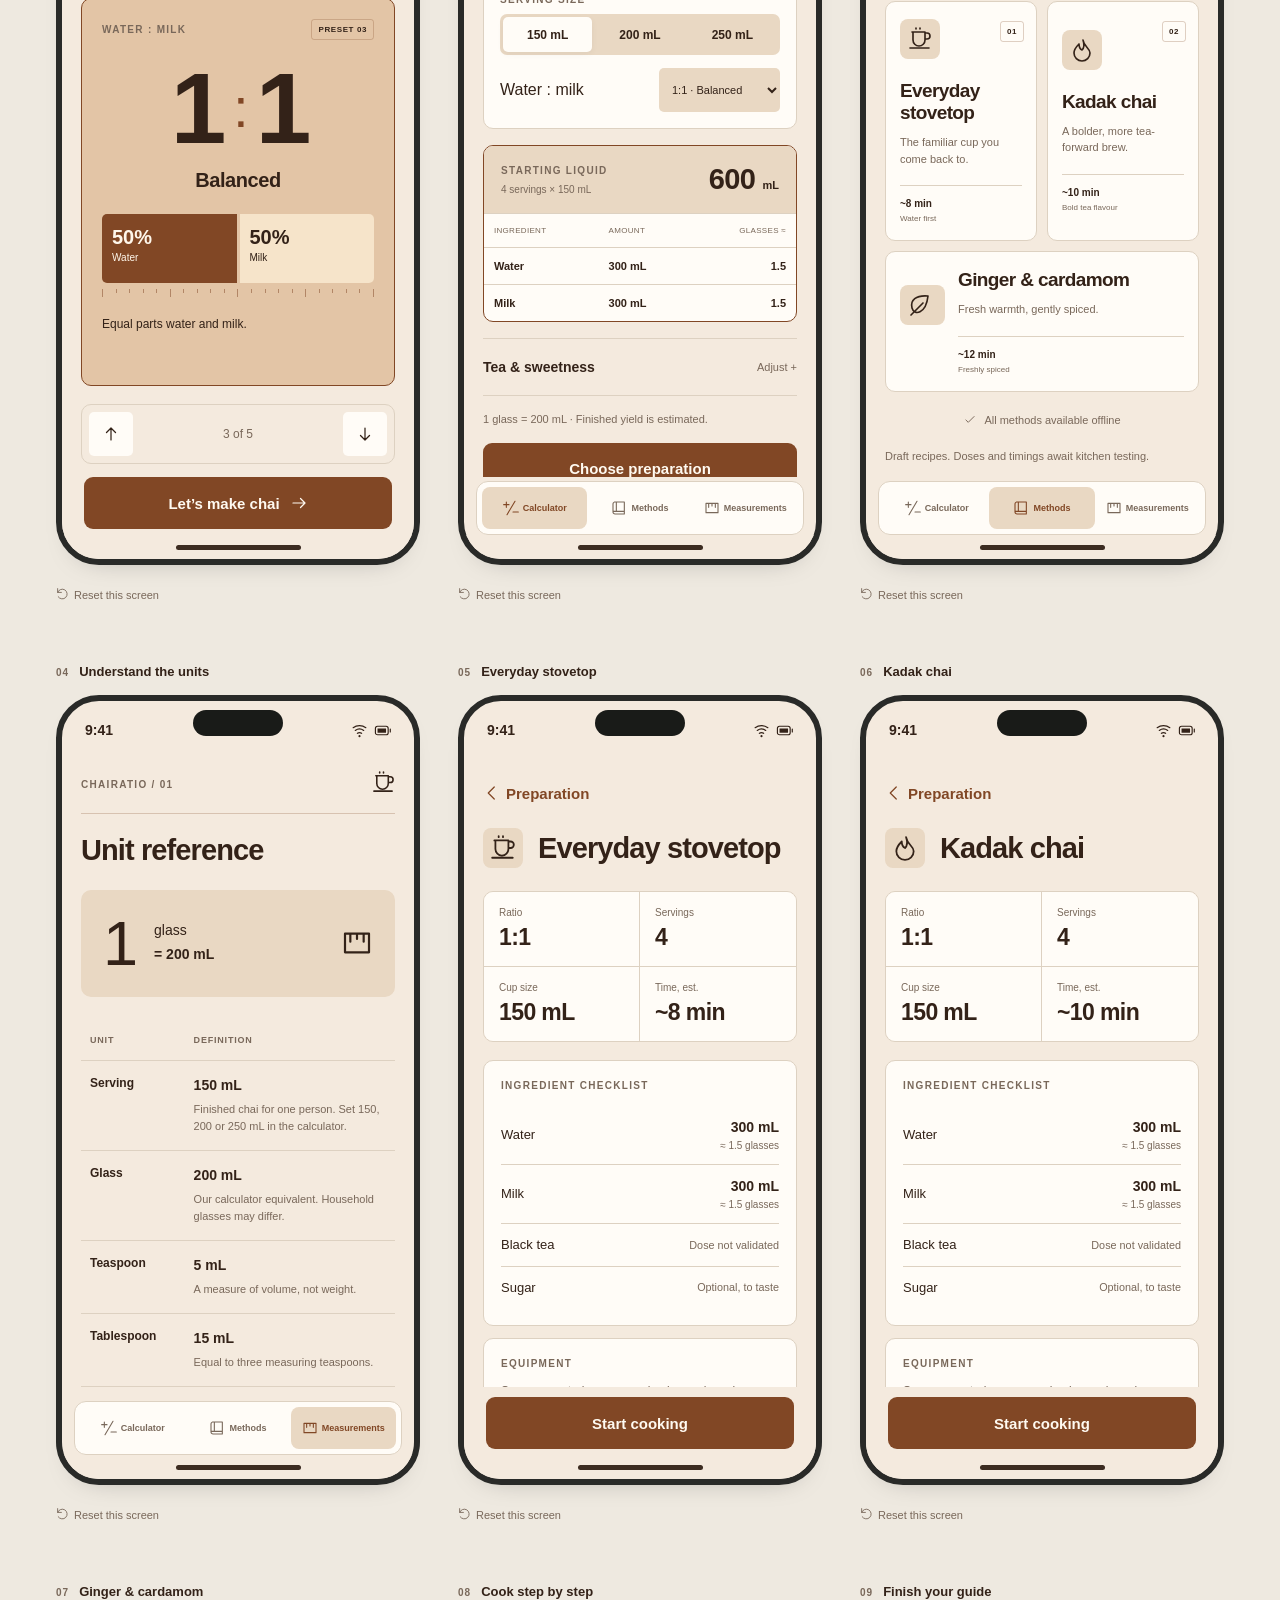
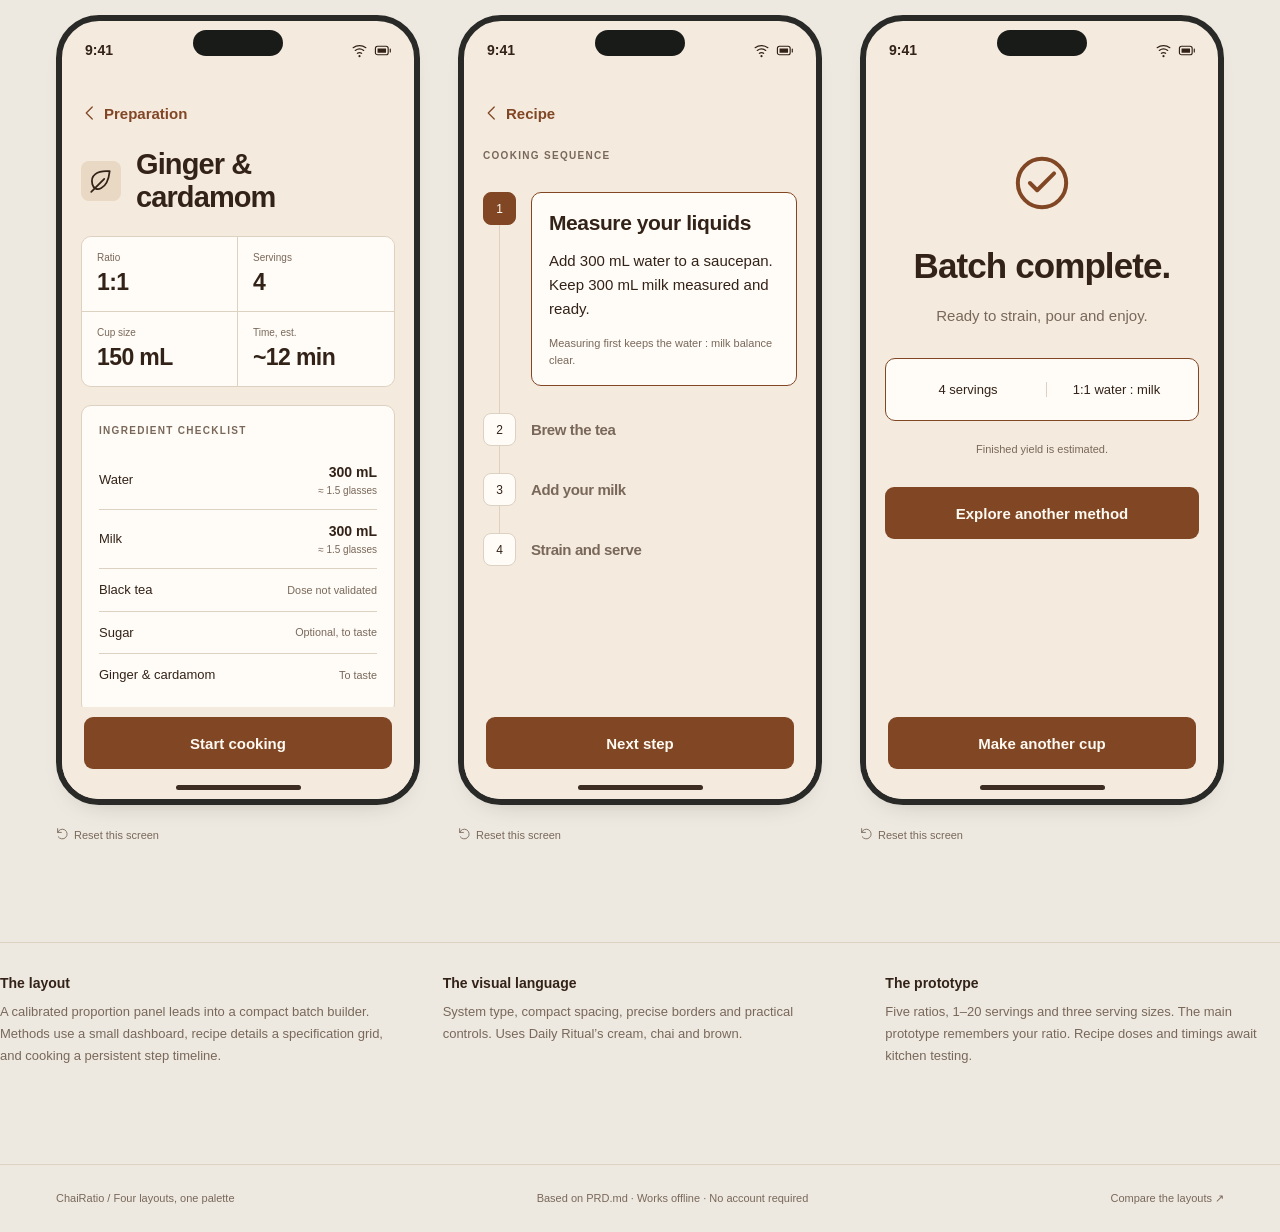
<file: design-showcase/after-hours.html>
<!doctype html><html lang="en"><head><meta charset="utf-8"><meta name="viewport" content="width=device-width,initial-scale=1"><meta name="color-scheme" content="light"><meta name="description" content="Four structurally different ChaiRatio iOS concepts in one warm chai palette."><title>Brew Bench · ChaiRatio</title><style>*{box-sizing:border-box}html{scroll-behavior:smooth}body{margin:0;font-family:-apple-system,BlinkMacSystemFont,'Segoe UI',sans-serif;background:var(--page);color:var(--ink);-webkit-font-smoothing:antialiased}button,input,select{font:inherit}button,a,input,select{-webkit-tap-highlight-color:transparent}button{cursor:pointer}button:disabled{cursor:default;opacity:.35}a{color:inherit;text-decoration:none}button:focus-visible,a:focus-visible,input:focus-visible,select:focus-visible{outline:3px solid var(--accent);outline-offset:4px}svg{width:24px;height:24px;stroke:currentColor;fill:none;stroke-width:1.65;stroke-linecap:round;stroke-linejoin:round;flex:none}button{color:inherit}body[data-theme=ritual]{--page:#eee9e0;--bg:#f8f2e9;--card:#fffcf7;--ink:#332218;--muted:#79685a;--accent:#814725;--on:#fffaf1;--soft:#e9d8c3;--line:#ddd1c1;--radius:23px;--hero:#dfbc98;--heading:Georgia,'Times New Roman',serif}body[data-theme=clarity]{--page:#edf0f4;--bg:#f3f4f7;--card:#fff;--ink:#1d2530;--muted:#626b78;--accent:#285db4;--on:#fff;--soft:#e5ecf8;--line:#dbe0e8;--radius:17px;--hero:#ede5da;--heading:-apple-system,BlinkMacSystemFont,'Segoe UI',sans-serif}body[data-theme=botanical]{--page:#e8ede3;--bg:#f1f5ec;--card:#fbfdf7;--ink:#253e32;--muted:#5f7063;--accent:#37654c;--on:#fff;--soft:#dce7d2;--line:#d4dece;--radius:30px;--hero:#e3ddc4;--heading:Georgia,'Times New Roman',serif}body[data-theme=after-hours]{--page:#151713;--bg:#1a1d18;--card:#262b23;--ink:#f5f1e8;--muted:#b6bdac;--accent:#d6e7ac;--on:#26321d;--soft:#353e2c;--line:#3b4235;--radius:20px;--hero:#413629;--heading:-apple-system,BlinkMacSystemFont,'Segoe UI',sans-serif}
.site-nav{max-width:1480px;margin:auto;display:flex;align-items:center;justify-content:space-between;padding:28px 56px;border-bottom:1px solid var(--line);gap:20px}.wordmark{font-weight:750;letter-spacing:-.8px;font-size:22px;display:flex;align-items:center;gap:10px}.site-nav small{font-size:11px;text-transform:uppercase;letter-spacing:2px;margin-left:14px;border-left:1px solid var(--line);padding-left:18px;color:var(--muted)}.directions{display:flex;gap:6px;flex-wrap:wrap}.directions a{font-size:12px;padding:11px 15px;border-radius:30px;color:var(--muted)}.directions a[aria-current=page]{background:var(--ink);color:var(--page)}.hero-layout{max-width:1240px;margin:0 auto;display:grid;grid-template-columns:1fr 435px;gap:90px;padding:74px 48px 82px;align-items:center}.eyebrow{font-size:11px;font-weight:650;letter-spacing:2px;text-transform:uppercase;color:var(--muted)}.hero-copy h1{font-family:var(--heading);font-size:clamp(58px,6.5vw,88px);line-height:.99;font-weight:500;letter-spacing:-4px;margin:25px 0}.hero-copy>p{font-size:18px;line-height:1.7;color:var(--muted);max-width:440px}.hero-copy .intro{font-size:23px;color:var(--ink);line-height:1.45}.swatches{display:flex;align-items:center;gap:10px;margin:28px 0 38px}.swatches i{width:28px;height:28px;border:1px solid #0001;border-radius:50%;display:block}.swatches span{font-size:12px;color:var(--muted);margin-left:8px}.hero-actions{display:flex;align-items:center;gap:22px;flex-wrap:wrap}.site-button{display:inline-flex;align-items:center;gap:20px;background:var(--ink);color:var(--page);padding:17px 24px;border-radius:40px;border:0;font-size:14px;font-weight:600}.text-link{font-size:13px;border-bottom:1px solid var(--muted);padding:8px 0}.feature-list{display:flex;gap:20px;margin-top:38px;color:var(--muted);font-size:11px;letter-spacing:.2px}.feature-list span{display:flex;gap:5px;align-items:center}.feature-list svg{width:14px;height:14px}.hero-device{position:relative;justify-self:center}.device-caption{font-size:11px;letter-spacing:1.1px;text-transform:uppercase;text-align:center;color:var(--muted);margin-top:23px}.device-caption b{width:6px;height:6px;display:inline-block;background:var(--accent);border-radius:50%;margin-right:8px}.phone{width:393px;height:852px;max-width:100%;border:7px solid #292a28;border-radius:49px;background:var(--bg);overflow:hidden;display:flex;flex-direction:column;position:relative;box-shadow:0 26px 64px -28px #0005,0 0 0 1px #ffffff30 inset;font-size:16px;isolation:isolate;color:var(--ink)}.status{height:53px;flex:none;display:flex;align-items:center;justify-content:space-between;padding:5px 23px 0;font-size:14px;font-weight:650;position:relative}.status:after{content:'';position:absolute;background:#191b18;width:100px;height:26px;border-radius:20px;top:9px;left:calc(50% - 50px)}.status-icons{display:flex;align-items:center;gap:6px}.status-icons svg{width:17px;height:17px}.phone-content{flex:1;min-height:0;overflow:auto;overscroll-behavior:contain;scrollbar-width:none;padding:15px 22px 22px}.phone-content::-webkit-scrollbar{display:none}.home-indicator{height:24px;flex:none;display:grid;place-items:center;background:var(--bg)}.home-indicator:after{content:'';height:5px;width:125px;background:var(--ink);border-radius:9px;opacity:.95}.phone h2{font-size:31px;line-height:1.12;letter-spacing:-1.1px;margin:0;font-weight:700}.phone h3{margin:0;font-size:21px;line-height:1.2;letter-spacing:-.4px}.phone p{line-height:1.5;margin:0}.phone .sub{font-size:14px;color:var(--muted);margin-top:8px}.topline{display:flex;align-items:center;justify-content:space-between;gap:10px;margin-bottom:22px}.topline a,.topline button{border:0;background:none;color:var(--accent);font-size:14px;font-weight:650;min-height:44px;padding:0 8px}.brand{font-size:20px;font-weight:750;letter-spacing:-.7px}.label{font-size:11px;text-transform:uppercase;letter-spacing:1.3px;font-weight:650;color:var(--muted)}.card{border-radius:var(--radius);background:var(--card);padding:20px;margin-top:16px}.primary,.secondary{width:100%;min-height:52px;border:0;border-radius:17px;font-weight:650;padding:14px 18px;font-size:15px;display:flex;justify-content:center;align-items:center;gap:10px}.primary{background:var(--accent);color:var(--on)}.secondary{background:var(--soft);color:var(--ink)}.primary svg,.secondary svg{width:18px;height:18px}.action-footer{padding:10px 22px 6px;flex:none;background:var(--bg)}.tabs{display:grid;grid-template-columns:repeat(3,1fr);padding:9px 10px 3px;border-top:1px solid var(--line);background:var(--bg);flex:none}.tabs button{border:0;background:none;display:flex;flex-direction:column;align-items:center;justify-content:center;gap:5px;min-height:47px;font-size:9px;color:var(--muted);font-weight:550}.tabs button.active{color:var(--accent)}.tabs svg{width:21px;height:21px}.back{display:flex;align-items:center;gap:5px;min-height:44px;padding:0;border:0;background:none;color:var(--accent);font-size:15px;font-weight:550;margin-bottom:13px}.back svg{width:18px}.divider{border:0;border-top:1px solid var(--line);margin:20px 0}.fine{font-size:11px!important;line-height:1.5!important;color:var(--muted)}.section-label{font-size:14px;font-weight:650;margin:22px 0 10px}.row{display:flex;justify-content:space-between;align-items:center;gap:14px}.ratio-phone{background:var(--ratio-bg);transition:background .3s}.ratio-phone .home-indicator,.ratio-phone .action-footer{background:transparent}.ratio-phone .phone-content{padding-bottom:10px}.ratio-phone .topline{margin-bottom:22px}.ratio-kicker{font-family:var(--heading);font-size:35px!important;font-weight:500!important;line-height:1.1!important}.ratio-viewport{height:404px;overflow-y:auto;scroll-snap-type:y mandatory;scrollbar-width:none;overscroll-behavior:contain;margin-top:20px;outline-offset:-3px}.ratio-slide{height:100%;scroll-snap-align:start;scroll-snap-stop:always;padding:18px 0;display:flex;flex-direction:column;justify-content:center}.ratio-value{font-size:117px;line-height:1.1;font-weight:650;letter-spacing:-8px;margin:6px 0 10px;font-variant-numeric:lining-nums}.ratio-title{font-size:27px!important;font-weight:600;margin:7px 0 10px!important}.ratio-description{font-size:15px;max-width:290px;min-height:44px}.liquid-bar{height:12px;border-radius:30px;overflow:hidden;display:flex;width:100%;margin:22px 0 12px}.liquid-bar .water{background:#99603b}.liquid-bar .milk{background:#f7e3c6}.milk-share{font-size:13px;font-weight:600}.ratio-nav{display:flex;align-items:center;justify-content:space-between;margin-top:8px}.round-button{height:44px;width:44px;border-radius:50%;border:1px solid #79634b30;background:#ffffff28;display:grid;place-items:center}.round-button svg{width:18px}.ratio-progress{display:flex;gap:7px;align-items:center}.ratio-progress i{width:5px;height:5px;border-radius:50%;background:currentColor;opacity:.25}.ratio-progress i.selected{width:19px;border-radius:5px;opacity:1}.ratio-hint{text-align:center;font-size:11px;color:var(--muted);margin-top:12px!important}.cup-art{display:none}.split-ratio{display:none}.ingredient-results{display:grid;grid-template-columns:1fr 1fr;gap:12px;margin-top:14px}.ingredient{background:var(--card);border-radius:var(--radius);padding:19px 16px}.ingredient .ingredient-name{font-size:13px;color:var(--muted);display:flex;align-items:center;gap:7px}.ingredient svg{width:18px;height:18px}.ingredient strong{display:block;font-size:30px;letter-spacing:-1px;margin:12px 0 7px;font-variant-numeric:tabular-nums;white-space:nowrap}.ingredient strong small{font-size:16px;font-weight:500;letter-spacing:0}.ingredient .equivalent{font-size:11px;color:var(--muted);display:block}.batch-note{margin:12px 1px 17px!important;font-size:11px;color:var(--muted)}.controls{padding:16px}.controls label{font-size:14px;font-weight:550}.stepper{display:flex;align-items:center;gap:5px}.stepper button{width:44px;height:44px;background:var(--soft);border:0;border-radius:13px;font-size:22px}.stepper input{width:43px;height:44px;padding:0;text-align:center;border:1px solid transparent;background:transparent;color:var(--ink);font-weight:650;appearance:textfield;-moz-appearance:textfield}.stepper input::-webkit-inner-spin-button{appearance:none}.segmented{display:flex;background:var(--soft);padding:4px;border-radius:14px;gap:3px;margin-top:9px}.segmented button{min-height:40px;flex:1;min-width:0;padding:6px 3px;border:0;background:none;border-radius:10px;color:var(--ink);font-size:12px;font-weight:550}.segmented button.selected{background:var(--card);box-shadow:0 2px 7px #0000000c}.size-control{margin-top:18px}.ratio-control{margin-top:18px;display:flex;align-items:center;justify-content:space-between;gap:10px}.ratio-control select{border:0;background:var(--soft);padding:12px 9px;border-radius:12px;color:var(--ink);max-width:180px;font-size:12px;min-height:44px}.taste-group{margin-top:17px}.taste-group .label{text-transform:none;letter-spacing:0;font-size:12px}.dose-note{display:flex;gap:9px;align-items:flex-start;background:var(--soft);border-radius:14px;padding:12px;margin:17px 0;font-size:11px;color:var(--muted);line-height:1.45}.dose-note svg{width:16px;height:16px;margin-top:1px}.method-card{display:block;width:100%;border:0;text-align:left;color:var(--ink);background:var(--card);padding:20px;border-radius:var(--radius);margin-top:15px;position:relative}.method-art{height:65px;display:flex;justify-content:space-between;align-items:flex-start;margin-bottom:12px}.method-art>svg{width:40px;height:40px}.method-number{font-size:11px;letter-spacing:1px;color:var(--muted)}.method-card p{font-size:13px;color:var(--muted);margin:7px 0 14px}.method-meta{font-size:10px;display:flex;justify-content:space-between;align-items:center;color:var(--muted)}.method-meta svg{width:16px;height:16px}.method-card.featured{background:var(--soft)}.offline{display:flex;align-items:center;gap:7px;justify-content:center;margin:20px 0!important;color:var(--muted);font-size:11px}.offline svg{width:14px;height:14px}.detail-hero{background:var(--soft);border-radius:var(--radius);padding:24px 20px}.detail-hero>svg{width:40px;height:40px;margin-bottom:20px}.detail-hero h2{font-family:var(--heading);font-size:30px}.pill{display:inline-block;font-size:10px;padding:6px 10px;border-radius:20px;border:1px solid var(--line);margin-top:13px}.facts{display:grid;grid-template-columns:repeat(3,1fr);gap:7px;margin:20px 0;text-align:center}.facts span{display:block;font-size:10px;color:var(--muted);margin-top:6px}.facts strong{font-size:14px}.ingredients-list{list-style:none;padding:0;margin:13px 0 0}.ingredients-list li{display:flex;justify-content:space-between;align-items:center;gap:10px;font-size:13px;line-height:1.5;padding:11px 0;border-bottom:1px solid var(--line)}.ingredients-list li:last-child{border:0}.ingredients-list small{color:var(--muted)}.equipment{font-size:13px;line-height:1.7!important;color:var(--muted)}.step-progress{display:flex;gap:6px;margin:20px 0 24px}.step-progress i{height:5px;flex:1;border-radius:5px;background:var(--soft)}.step-progress i.active{background:var(--accent)}.instruction{background:var(--card);border-radius:var(--radius);padding:25px 23px;min-height:350px}.step-number{font-family:var(--heading);font-size:80px;line-height:1;color:var(--accent);letter-spacing:-4px;margin:25px 0}.instruction h2{font-family:var(--heading);font-size:29px;line-height:1.1}.instruction p{font-size:18px;line-height:1.55;margin-top:20px}.step-tip{font-size:13px;color:var(--muted);margin:20px 0!important}.measure-comparison{display:grid;grid-template-columns:1fr 1fr;gap:15px;background:var(--soft);padding:21px;border-radius:var(--radius);margin:21px 0}.measure-comparison svg{width:31px;height:31px;margin-bottom:12px}.measure-comparison strong{display:block;font-size:23px;letter-spacing:-.5px}.measure-comparison span{font-size:11px;color:var(--muted)}.definition{background:var(--card);padding:18px;border-radius:18px;margin-top:10px}.definition h3{font-size:15px}.definition strong{font-size:14px;font-weight:600}.definition p{font-size:12px;color:var(--muted);margin-top:8px}.complete{text-align:center;padding-top:80px}.complete>svg{height:68px;width:68px;color:var(--accent);margin-bottom:26px}.complete h2{font-family:var(--heading);font-size:38px}.complete>p{margin:18px 0 25px;font-size:16px;color:var(--muted)}.gallery-section{max-width:1440px;margin:auto;padding:66px 56px 90px;border-top:1px solid var(--line)}.section-head{display:flex;justify-content:space-between;align-items:end;margin-bottom:46px;gap:24px}.section-head h2{font-size:39px;letter-spacing:-1.5px;font-family:var(--heading);font-weight:500;margin:12px 0 0}.section-head p{max-width:350px;font-size:14px;line-height:1.6;color:var(--muted)}.screen-grid{display:grid;grid-template-columns:repeat(3,minmax(0,1fr));gap:52px 38px}.screen-item{min-width:0}.screen-label{display:flex;gap:10px;align-items:baseline;margin-bottom:16px;font-size:13px;font-weight:600}.screen-label span{font-size:10px;letter-spacing:1px;color:var(--muted)}.screen-item .phone{width:100%;height:790px;border-width:6px;border-radius:43px;box-shadow:0 12px 30px -23px #0006}.screen-item .phone-content{padding-left:19px;padding-right:19px}.screen-item .ratio-value{font-size:102px}.screen-item .ratio-viewport{height:380px}.screen-item .ratio-kicker{font-size:31px!important}.screen-item .status:after{width:90px;left:calc(50% - 45px)}.screen-item .ingredient strong{font-size:26px}.screen-item .phone h2{font-size:28px}.screen-reset{margin-top:12px;font-size:11px;border:0;background:none;color:var(--muted);padding:10px 0;display:flex;align-items:center;gap:5px}.screen-reset svg{width:13px;height:13px}.design-notes{max-width:1328px;margin:0 auto 65px;padding:32px 0;border-top:1px solid var(--line);display:grid;grid-template-columns:1fr 1fr 1fr;gap:48px}.design-notes h3{font-size:14px;margin:0 0 10px}.design-notes p{font-size:13px;line-height:1.7;color:var(--muted);margin:0}.site-footer{padding:27px 56px;border-top:1px solid var(--line);display:flex;justify-content:space-between;color:var(--muted);font-size:11px;gap:20px}.sr-only{position:absolute;width:1px;height:1px;overflow:hidden;clip:rect(0,0,0,0);white-space:nowrap}.field-error{font-size:11px;color:var(--accent);margin-top:8px!important}.index-hero{max-width:1050px;padding:90px 35px 45px;margin:auto;text-align:center}.index-hero h1{font-family:Georgia,serif;font-size:72px;font-weight:400;letter-spacing:-3px;line-height:1.05;margin:22px auto}.index-hero p{color:var(--muted);font-size:17px;line-height:1.7;max-width:640px;margin:auto}.direction-grid{display:grid;grid-template-columns:repeat(2,1fr);max-width:1150px;margin:25px auto 80px;gap:25px;padding:0 28px}.direction-card{display:block;border:1px solid #0001;border-radius:24px;padding:35px;transition:transform .2s}.direction-card:hover{transform:translateY(-4px)}.direction-card .card-top{display:flex;justify-content:space-between;font-size:11px;text-transform:uppercase;letter-spacing:1.5px}.direction-card h2{font-family:var(--heading);font-size:38px;letter-spacing:-1px;font-weight:500;margin:28px 0 12px}.direction-card p{font-size:14px;opacity:.7;line-height:1.5;margin:0;max-width:290px}.mini-ratio{height:190px;display:flex;justify-content:center;align-items:center;font-size:114px;letter-spacing:-8px;font-family:var(--heading);margin:15px 0}.direction-card .card-bottom{display:flex;justify-content:space-between;border-top:1px solid #8884;padding-top:20px;font-size:12px}.direction-card.ritual{background:#e2c4a5;color:#352419;--heading:Georgia,serif}.direction-card.clarity{background:#f7f9fc;color:#244574;--heading:-apple-system,sans-serif}.direction-card.botanical{background:#dce6d3;color:#2d503e;--heading:Georgia,serif}.direction-card.after-hours{background:#232820;color:#d6e7ac;--heading:-apple-system,sans-serif}
/* The four directions change composition, not just color. */
[data-theme=ritual] .phone h2,[data-theme=ritual] .ratio-value{font-family:Georgia,serif;font-weight:400}[data-theme=ritual] .ratio-value{font-size:128px}[data-theme=ritual] .primary,[data-theme=ritual] .secondary{border-radius:30px}[data-theme=ritual] .method-card.featured .method-art{height:100px}[data-theme=ritual] .method-card.featured .method-art>svg{width:64px;height:64px}[data-theme=clarity] .ratio-slide{background:var(--card);border-radius:24px;padding:25px 20px;justify-content:space-between}[data-theme=clarity] .ratio-value{display:none}[data-theme=clarity] .split-ratio{display:flex;align-items:center;justify-content:center;gap:20px;margin:10px 0}[data-theme=clarity] .split-ratio b{font-size:75px;line-height:1;letter-spacing:-4px}[data-theme=clarity] .split-ratio span{font-size:12px;display:flex;flex-direction:column;align-items:center;gap:9px;color:var(--muted)}[data-theme=clarity] .split-ratio b{color:var(--ink)}[data-theme=clarity] .split-ratio em{font-size:35px;color:var(--line);font-style:normal}[data-theme=clarity] .ratio-description{min-height:0}[data-theme=clarity] .ratio-title{font-size:22px!important;margin:0!important}[data-theme=clarity] .liquid-bar{margin:10px 0}[data-theme=clarity] .ingredient-results{display:block;background:var(--card);border-radius:var(--radius);padding:0 17px}[data-theme=clarity] .ingredient{display:grid;grid-template-columns:1fr auto;padding:13px 0;border-radius:0;gap:5px}[data-theme=clarity] .ingredient+.ingredient{border-top:1px solid var(--line)}[data-theme=clarity] .ingredient strong{margin:0;font-size:27px;grid-column:2;grid-row:1/3}[data-theme=clarity] .ingredient .equivalent{grid-column:1}[data-theme=clarity] .method-card{padding:19px 16px;display:grid;grid-template-columns:42px 1fr;gap:5px 15px}[data-theme=clarity] .method-art{grid-row:1/4;height:auto;margin:0;align-items:center}[data-theme=clarity] .method-art>svg{width:32px;height:32px;color:var(--accent)}[data-theme=clarity] .method-number{display:none}[data-theme=clarity] .method-card h3{font-size:18px}[data-theme=clarity] .method-card p{margin:2px 0 7px}[data-theme=clarity] .definition{border-radius:0;margin:0;padding:17px 2px;background:none;border-bottom:1px solid var(--line)}[data-theme=clarity] .instruction{background:transparent;padding:8px 0}[data-theme=clarity] .step-number{font-size:64px;margin:25px 0 35px}[data-theme=botanical] .ratio-slide{align-items:center;text-align:center;padding:10px 12px}[data-theme=botanical] .ratio-viewport{height:414px}[data-theme=botanical] .cup-art{display:grid;place-items:center;width:132px;height:132px;min-height:132px;border-radius:50%;background:#ffffff60;box-shadow:0 0 0 13px #ffffff1a;margin:5px 0 20px}[data-theme=botanical] .cup-art svg{width:65px;height:65px;stroke-width:1.25}[data-theme=botanical] .ratio-value{font-size:70px;letter-spacing:-4px;margin:4px 0}[data-theme=botanical] .ratio-title{font-family:Georgia,serif;font-size:24px!important;margin:1px 0 6px!important}[data-theme=botanical] .liquid-bar{margin:12px 0 8px;width:80%;height:8px}[data-theme=botanical] .ratio-description{min-height:0}[data-theme=botanical] .primary,[data-theme=botanical] .secondary{border-radius:30px}[data-theme=botanical] .method-art{height:75px;justify-content:center}[data-theme=botanical] .method-art>svg{background:var(--soft);width:64px;height:64px;padding:15px;border-radius:50%}[data-theme=botanical] .method-number{position:absolute;right:22px;top:23px}[data-theme=botanical] .method-card{text-align:center}[data-theme=botanical] .instruction{text-align:center;border-radius:40px}[data-theme=after-hours] .hero-copy h1{font-weight:600;letter-spacing:-5px}[data-theme=after-hours] .ratio-value{font-size:128px;font-weight:500}[data-theme=after-hours] .ingredient-results{background:var(--accent);border-radius:var(--radius);padding:6px 20px;display:block;color:var(--on)}[data-theme=after-hours] .ingredient{background:none;border-radius:0;padding:15px 0;display:grid;grid-template-columns:1fr auto;align-items:center;gap:6px}[data-theme=after-hours] .ingredient+.ingredient{border-top:1px solid #26321d33}[data-theme=after-hours] .ingredient strong{grid-column:2;grid-row:1/3;margin:0;font-size:36px}[data-theme=after-hours] .ingredient .ingredient-name,[data-theme=after-hours] .ingredient .equivalent{color:var(--on)}[data-theme=after-hours] .method-card{background:none;border-radius:0;border-bottom:1px solid var(--line);padding:22px 0}[data-theme=after-hours] .method-art{height:38px;margin:0 0 12px;align-items:center;color:var(--accent)}[data-theme=after-hours] .method-art>svg{width:25px;height:25px}[data-theme=after-hours] .method-number{font-size:29px;color:var(--accent);font-weight:300}[data-theme=after-hours] .instruction{border:1px solid var(--line);background:transparent}[data-theme=after-hours] .measure-comparison{background:var(--accent);color:var(--on)}[data-theme=after-hours] .measure-comparison span{color:var(--on)}
@media(min-width:1550px){.screen-grid{grid-template-columns:repeat(4,minmax(0,1fr))}.gallery-section{max-width:1750px}.screen-item .phone{height:790px}}@media(max-width:1100px){.hero-layout{gap:40px;padding:55px 30px}.site-nav{padding:24px 30px}.site-nav small{display:none}.gallery-section{padding:55px 30px}.screen-grid{grid-template-columns:repeat(2,minmax(0,1fr));max-width:830px;margin:auto}.screen-item .phone{max-width:393px;margin:auto}.design-notes{margin:0 30px 50px;gap:25px}.hero-copy h1{font-size:67px}.phone{width:375px;height:820px}.hero-layout{grid-template-columns:1fr 390px}}@media(max-width:760px){.site-nav{flex-wrap:wrap;padding:22px}.directions{width:100%;justify-content:space-between}.directions a{padding:10px;font-size:11px}.hero-layout{grid-template-columns:1fr;gap:40px;padding:48px 22px 54px}.hero-copy{text-align:center}.hero-copy h1{font-size:65px;letter-spacing:-3px}.hero-copy p{margin-left:auto;margin-right:auto}.swatches,.hero-actions,.feature-list{justify-content:center}.hero-copy>p{font-size:16px}.hero-device{width:100%;display:flex;align-items:center;flex-direction:column}.phone{width:393px;height:852px}.section-head{display:block}.section-head p{margin-top:20px}.gallery-section{padding:45px 20px}.screen-grid{grid-template-columns:1fr;max-width:393px}.screen-item .phone{height:852px}.design-notes{grid-template-columns:1fr;gap:25px;margin:0 23px 40px}.site-footer{padding:24px;flex-direction:column}.direction-grid{grid-template-columns:1fr;padding:0 20px}.index-hero{padding:55px 24px 35px}.index-hero h1{font-size:52px}.direction-card{padding:28px}.phone h2{font-size:29px}.section-head h2{font-size:34px}}@media(max-width:370px){.phone-content{padding-left:17px;padding-right:17px}.ratio-kicker{font-size:30px!important}.ratio-value{font-size:104px!important}.hero-copy h1{font-size:55px}.ingredient strong{font-size:25px}.stepper{gap:0}.ingredient{padding:15px 12px}.status{padding-left:16px;padding-right:16px}.status:after{width:85px;left:calc(50% - 42.5px)}}@media(prefers-reduced-motion:reduce){html{scroll-behavior:auto}*{transition:none!important;animation:none!important}}@media print{.site-nav,.hero-actions,.screen-reset,.site-footer{display:none}.hero-layout{display:block}.hero-device{display:none}.screen-grid{grid-template-columns:repeat(2,1fr)}.screen-item{break-inside:avoid}.phone{box-shadow:none}.gallery-section{padding:20px}.design-notes{display:block}}
/* Allow the preview's grid track to shrink to a small device viewport. */
.hero-copy,.hero-device{min-width:0}
@media(max-width:760px){.hero-layout{grid-template-columns:minmax(0,1fr)}.feature-list{flex-wrap:wrap;gap:12px}.hero-device .phone{width:min(393px,100%)}}

/* Revision 2: one palette, four independent compositions. */
body[data-theme]{--page:#eee9e0;--bg:#f8f2e9;--card:#fffcf7;--ink:#332218;--muted:#79685a;--accent:#814725;--on:#fffaf1;--soft:#e9d8c3;--line:#ddd1c1;--hero:#dfbc98}
body[data-theme=clarity]{--radius:28px;--heading:-apple-system,BlinkMacSystemFont,'Segoe UI',sans-serif}
body[data-theme=botanical]{--radius:2px;--heading:Georgia,'Times New Roman',serif}
body[data-theme=after-hours]{--radius:12px;--heading:-apple-system,BlinkMacSystemFont,'Segoe UI',sans-serif}
.phone[data-route] .small-cap{font-size:10px;line-height:1.5;font-weight:650;text-transform:uppercase;letter-spacing:1.3px;color:var(--muted)}
.concept-nav{display:flex;justify-content:space-between;align-items:center;margin:0 0 24px}.concept-nav svg{width:23px;height:23px}.phone h2{white-space:pre-line}.custom-viewport{height:428px;margin-top:24px}.custom-slide{padding:0;display:block}.phone .custom-slide .ratio-value{display:block}.ratio-position{font-size:12px;color:var(--muted)}.batch-controls{margin:20px 0;padding:0}.batch-controls> .row>label{font-size:14px;font-weight:550}.taste-drawer{margin:22px 0 0;border-top:1px solid var(--line);border-bottom:1px solid var(--line);padding:16px 0}.taste-drawer>summary{min-height:44px;display:flex;align-items:center;justify-content:space-between;font-size:14px;font-weight:600;cursor:pointer;list-style:none;gap:12px}.taste-drawer>summary span{font-size:11px;color:var(--muted);font-weight:450}.taste-drawer summary::-webkit-details-marker{display:none}.taste-drawer .dose-note{margin-bottom:0}.detail-fact-line{font-size:12px;color:var(--muted);border-bottom:1px solid var(--line);padding-bottom:17px;margin-bottom:22px!important}.ingredients-list b{font-size:14px;text-align:right;font-weight:600}.ingredients-list b small{display:block;font-size:10px;font-weight:400}.concept-complete{padding-top:72px;text-align:center}.concept-complete>svg{width:58px;height:58px;color:var(--accent);margin-bottom:30px}.concept-complete>p{font-size:15px;color:var(--muted);margin:20px 0 30px}.finish-facts{display:flex;justify-content:space-between;gap:8px;font-size:13px;border-top:1px solid var(--line);border-bottom:1px solid var(--line);padding:20px 0}.concept-complete .secondary{margin-top:28px}.concept-method{cursor:pointer;color:var(--ink);border:0;min-width:0;text-align:left}.phone .topline>button{min-width:44px}.phone details summary{cursor:pointer}.phone details p{font-size:13px;color:var(--muted);line-height:1.6;margin:12px 0}.phone details:not(.taste-drawer){border-bottom:1px solid var(--line);padding:16px 0}.phone details:not(.taste-drawer) summary{min-height:30px;font-size:14px;font-weight:550}
/* POUR STUDIO — volume as a physical object; supporting controls in a sheet. */
[data-theme=clarity] .phone .primary{border-radius:28px;min-height:56px}[data-theme=clarity] .phone .secondary{border-radius:25px}[data-theme=clarity] .phone{background:var(--bg)}[data-theme=clarity] .ratio-phone{background:var(--ratio-bg)}[data-theme=clarity] .ratio-phone .phone-content{padding-bottom:0}[data-theme=clarity] .ratio-phone h2{font-size:33px;font-weight:650;letter-spacing:-1.3px}[data-theme=clarity] .phone .custom-slide{background:none;border-radius:0;padding:0;display:block}[data-theme=clarity] .custom-viewport{height:422px}.pour-scene{display:flex;gap:30px;height:304px;align-items:center;padding:20px 5px 22px}.pour-vessel{width:170px;height:252px;border:2px solid #81472550;border-top-width:1px;border-radius:12px 12px 62px 62px;position:relative;overflow:hidden;box-shadow:inset 8px 0 16px #ffffff50,7px 15px 25px -13px #81472540;background:#fcf6ec60;isolation:isolate;flex-shrink:0}.vessel-water{position:absolute;bottom:0;left:0;right:0;background:#a76942;z-index:-1}.vessel-milk{position:absolute;top:0;left:0;right:0;background:#f6e4ca;z-index:-1}.vessel-surface{position:absolute;top:8px;left:10px;right:10px;border-top:2px solid #ffffff80;border-radius:50%;height:12px}.vessel-ticks{position:absolute;top:22px;bottom:22px;left:14px;width:18px;background:repeating-linear-gradient(to bottom,transparent 0,transparent 19px,#603b2150 19px,#603b2150 20px);border-right:1px solid #603b2150}.pour-side{display:flex;flex-direction:column;align-items:center;gap:25px;flex:1}.ratio-stamp{width:66px;height:66px;border-radius:50%;background:#fffcf770;display:flex;flex-direction:column;justify-content:center;align-items:center;font-size:22px;font-weight:650;letter-spacing:-.8px}.ratio-stamp small{font-size:11px;font-weight:400;letter-spacing:0}.pour-relation{font-size:42px;font-weight:500;line-height:1.1;text-align:center}.pour-relation span{font-size:10px;display:block;text-transform:uppercase;letter-spacing:1px;font-weight:500;margin-top:4px}.pour-relation b{display:block;font-size:17px;font-weight:400;opacity:.5;margin:5px}.pour-caption{display:flex;gap:16px;border-top:1px solid #81472533;padding-top:20px}.pour-caption>span{font-size:12px;padding-top:6px}.pour-caption h3{font-size:24px}.pour-caption p{font-size:13px;color:var(--muted);margin-top:8px;max-width:235px}[data-theme=clarity] .action-footer{padding-top:15px}[data-theme=clarity] .tabs{border-radius:25px 25px 0 0;background:var(--card);border-top:0;padding-top:15px}[data-theme=clarity] .phone .topline{margin-bottom:12px}.pour-results{border-radius:28px;background:#e9d8c3;padding:22px 18px}.pour-result-visual{display:flex;align-items:center;gap:25px}.pour-vessel.small{width:80px;height:134px;border-radius:7px 7px 29px 29px}.pour-result-visual strong{display:block;font-size:43px;line-height:1.3;letter-spacing:-1px;margin:5px 0}.pour-result-visual strong small{font-size:16px;letter-spacing:0;margin-left:4px}.pour-result-visual p{font-size:11px;color:var(--muted)}.pour-amounts{display:grid;grid-template-columns:1fr 1fr;margin-top:22px;padding-top:17px;border-top:1px solid #81472530;gap:12px}.pour-amounts>div+div{border-left:1px solid #81472530;padding-left:18px}.pour-amounts span{font-size:12px}.pour-amounts strong{display:block;font-size:24px;white-space:nowrap;letter-spacing:-1px;margin:7px 0}.pour-amounts small{font-size:10px;color:var(--muted)}[data-theme=clarity] .batch-controls{background:var(--card);margin-top:20px;padding:20px;border-radius:28px}[data-theme=clarity] .stepper{gap:2px}[data-theme=clarity] .stepper button{width:36px;border-radius:50%}[data-theme=clarity] .stepper input{width:36px}[data-theme=clarity] .ratio-control{display:block}[data-theme=clarity] .ratio-control label{display:block;font-size:11px;color:var(--muted);margin-bottom:7px}[data-theme=clarity] .ratio-control select{max-width:none;width:100%;background:var(--soft);border-radius:16px}.studio-method-grid{display:grid;grid-template-columns:1fr 1fr;gap:12px;margin-top:25px}.studio-method-grid .concept-method{border-radius:25px;background:var(--card);padding:19px 16px}.studio-method-grid .method-0{grid-column:1/-1;display:grid;grid-template-columns:112px 1fr;column-gap:18px;align-content:center;background:var(--soft);min-height:206px}.studio-method-art{display:flex;align-items:center;justify-content:center;height:65px;margin-bottom:17px}.studio-method-art>svg{width:40px;height:40px}.studio-method-grid .method-0 .studio-method-art{grid-row:1/4;height:165px;margin:0}.pour-vessel.tiny{width:89px;height:152px;border-radius:10px 10px 36px 36px}.studio-method-grid .small-cap{font-size:8px}.studio-method-grid h3{font-size:18px;line-height:1.2;margin:9px 0 15px}.studio-method-grid p{font-size:10px;color:var(--muted);display:flex;gap:3px;justify-content:space-between;align-items:center}.studio-method-grid p svg{width:14px;height:14px}.studio-detail-cover{text-align:center;background:var(--soft);border-radius:28px 28px 0 0;padding:28px 20px}.studio-detail-cover>svg{width:72px;height:72px;margin:0 0 22px;stroke-width:1.15}.studio-detail-cover h2{font-size:30px;margin:9px 0 14px}.studio-detail-cover p{font-size:12px;color:var(--muted)}.studio-detail-sheet{background:var(--card);border-radius:0 0 28px 28px;padding:22px 20px}.studio-detail-sheet h3{font-size:18px}.studio-detail-sheet .ingredients-list{margin-bottom:18px}.studio-step-ring{position:relative;width:196px;height:196px;margin:26px auto 34px}.studio-step-ring>svg{width:196px;height:196px;transform:rotate(-90deg);stroke-width:3}.ring-track{stroke:var(--soft)}.ring-progress{stroke:var(--accent)}.studio-step-ring>div{position:absolute;inset:0;display:flex;flex-direction:column;justify-content:center;align-items:center}.studio-step-ring b{font-size:71px;font-weight:400;letter-spacing:-3px}.studio-step-ring span{font-size:12px;color:var(--muted)}.studio-instruction{text-align:center}.studio-instruction h2{font-size:31px}.studio-instruction p{font-size:17px;line-height:1.65;margin-top:21px}.studio-measure-visual{padding:26px 0;margin-bottom:14px}.measure-jug{width:146px;height:190px;border:2px solid #81472570;border-radius:7px 7px 30px 30px;margin:0 auto;position:relative;background:#fffcf7}.jug-liquid{position:absolute;inset:48px 0 0;background:var(--soft);border-radius:0 0 28px 28px}.jug-line{position:absolute;left:-32px;right:-54px;border-top:1px dashed #81472570;padding-top:5px;font-size:11px;display:flex;justify-content:space-between;gap:10px}.jug-line b{font-weight:500;color:var(--muted)}.glass-line{top:25px}.serving-line{top:64px}.measure-drawer{background:var(--card);padding:0 18px;border-radius:23px}.measure-drawer summary{display:flex;justify-content:space-between;align-items:center}.measure-drawer summary b{font-size:13px;color:var(--accent)}.measure-drawer details:last-child{border:0}.finish-cup{background:var(--soft);border-radius:50%;width:160px;height:160px;margin:0 auto 40px;display:grid;place-items:center}.finish-cup svg{width:85px;height:85px;stroke-width:1.1}
/* RECIPE JOURNAL — folios, rules and generous typography, no tile grid. */
[data-theme=botanical] .phone{background:#fbf6ed}[data-theme=botanical] .phone .phone-content{padding:20px 25px}[data-theme=botanical] .phone h2{font-family:Georgia,serif;font-size:38px;font-weight:400;letter-spacing:-1.3px}[data-theme=botanical] .phone .concept-nav{margin-bottom:26px}[data-theme=botanical] .ratio-phone{background:#fbf6ed}[data-theme=botanical] .custom-viewport{height:402px;margin-top:24px}[data-theme=botanical] .phone .custom-slide{text-align:left;display:block;padding:0;border:0;align-items:stretch}[data-theme=botanical] .ratio-phone .action-footer{background:#fbf6ed}[data-theme=botanical] .primary{border-radius:3px;min-height:52px}[data-theme=botanical] .secondary{border-radius:2px;background:none;border-bottom:1px solid var(--ink)}[data-theme=botanical] .tabs{background:#fbf6ed;padding-top:12px;border-top:1px solid var(--ink)}[data-theme=botanical] .tabs button.active{text-decoration:underline;text-underline-offset:4px}[data-theme=botanical] .tabs svg{display:none}[data-theme=botanical] .home-indicator{background:#fbf6ed}.journal-leaf{border-top:1px solid var(--ink);height:100%;padding-top:13px}.folio{font-size:8px;letter-spacing:1.3px;display:flex;justify-content:space-between;color:var(--muted)}.journal-ratio{display:flex;justify-content:space-around;align-items:baseline;margin-top:11px;font-family:Georgia,serif}.journal-ratio>span{font-size:100px;line-height:1.25;letter-spacing:-5px}.journal-ratio em{font-size:24px;color:var(--muted);font-weight:400}.journal-labels{display:flex;justify-content:space-around;font-size:9px;letter-spacing:1.8px;border-bottom:1px solid var(--line);padding-bottom:20px;margin-bottom:19px}.journal-leaf h3{font-family:Georgia,serif;font-size:28px;font-weight:400}.journal-leaf>p{font-size:13px;color:var(--muted);margin:9px 0 16px}.journal-footnote{display:flex;gap:15px;align-items:center}.journal-footnote i{font:italic 27px Georgia,serif}.journal-footnote span{font-size:10px;color:var(--muted);line-height:1.6}[data-theme=botanical] .ratio-nav{margin-top:15px;border-top:1px solid var(--line);padding-top:12px}[data-theme=botanical] .round-button{border:0;background:none;border-radius:0}.recipe-receipt{border-top:2px solid var(--ink);border-bottom:1px solid var(--ink);margin:26px 0 0;padding:16px 0 20px;background:none}.receipt-ratio{font:italic 19px Georgia,serif}.receipt-line{display:flex;align-items:baseline;gap:10px;margin-top:25px;font-family:Georgia,serif}.receipt-line>span{font-size:27px}.receipt-line i{flex:1;border-bottom:1px dotted var(--muted)}.receipt-line b{font-size:26px;white-space:nowrap;font-weight:400}.receipt-sub{text-align:right;font-size:10px;color:var(--muted);margin-top:5px!important}.receipt-total{display:flex;justify-content:space-between;align-items:center;border-top:1px solid var(--line);padding-top:17px;margin-top:23px;font-size:11px}.receipt-total strong{font-size:13px;font-weight:550}[data-theme=botanical] .stepper button{border-radius:0;background:none;border:1px solid var(--line);width:35px;height:39px;font-size:19px}[data-theme=botanical] .stepper input{width:31px;font:20px Georgia,serif}[data-theme=botanical] .segmented{border-radius:0;background:none;padding:0;gap:0;border-top:1px solid var(--line);border-bottom:1px solid var(--line)}[data-theme=botanical] .segmented button{border-radius:0;background:none;font-size:11px}[data-theme=botanical] .segmented button.selected{box-shadow:inset 0 -2px var(--accent);background:none}[data-theme=botanical] .ratio-control select{background:none;border-radius:0;border-bottom:1px solid var(--line);padding-left:0}.journal-link{border:0;border-bottom:1px solid var(--ink);background:none;color:var(--ink);width:100%;min-height:52px;text-align:left;font:italic 22px Georgia,serif;padding:10px 0}.journal-edition{display:flex;justify-content:space-between;gap:13px;align-items:center;border-top:1px solid var(--ink);border-bottom:1px solid var(--ink);margin:28px 0 0;padding:23px 0}.journal-edition span{font-size:8px;letter-spacing:.5px;max-width:55px;line-height:1.7}.journal-edition i{font:italic 23px Georgia,serif;line-height:1.15;text-align:center}.journal-contents{margin-top:12px}.journal-contents .concept-method{display:flex;align-items:start;gap:15px;background:none;padding:25px 0;border-bottom:1px solid var(--line);width:100%}.journal-entry-number{font:italic 22px Georgia,serif;color:var(--muted)}.journal-contents h3{font:23px Georgia,serif;line-height:1.1}.journal-contents p{font-size:12px;color:var(--muted);margin:9px 0}.journal-contents small{font-size:9px;letter-spacing:.4px}.journal-contents svg{width:17px;height:17px;margin-left:auto;flex-shrink:0}.journal-recipe-head{border-bottom:1px solid var(--ink);padding:9px 0 19px}.journal-recipe-head h2{margin:17px 0}.journal-recipe-head>p{font:italic 17px Georgia,serif;color:var(--muted)}.journal-recipe-meta{display:flex;justify-content:space-between;gap:14px;margin-top:21px;font-size:10px;text-transform:uppercase;letter-spacing:.5px}.journal-margin-section{display:grid;grid-template-columns:42px minmax(0,1fr);gap:15px;margin:23px 0}.journal-margin-section>span{font:italic 20px Georgia,serif;color:var(--muted);border-right:1px solid var(--line)}.journal-margin-section>span i{font:9px -apple-system,sans-serif;writing-mode:vertical-rl;letter-spacing:1px;margin-top:12px;text-transform:uppercase}.journal-margin-section>p{font-size:13px;color:var(--muted)}.journal-margin-section .ingredients-list li{font-size:12px;gap:5px}.journal-margin-section .ingredients-list b{font-size:13px}.journal-margin-section .ingredients-list small{font-size:9px}.journal-handnote{font:italic 17px Georgia,serif!important;line-height:1.5!important;color:var(--accent);border-left:2px solid var(--accent);margin:25px 0;padding:3px 0 3px 18px}.journal-running-head{font-size:10px;border-top:1px solid var(--ink);border-bottom:1px solid var(--line);padding:14px 0;display:flex;justify-content:space-between;gap:8px}.journal-instruction{padding:42px 0 13px}.chapter-word{font:italic 53px Georgia,serif;color:var(--accent);display:block;margin-bottom:27px}.journal-instruction h2{font-size:31px!important;line-height:1.2}.journal-instruction>p{font:19px Georgia,serif;line-height:1.75;margin-top:25px}.journal-glossary{border-top:1px solid var(--ink);margin-top:28px}.journal-glossary section{display:grid;grid-template-columns:23px 1fr;gap:15px;padding:22px 0;border-bottom:1px solid var(--line)}.glossary-index{font-size:9px;letter-spacing:1px;padding-top:6px;color:var(--muted)}.journal-glossary h3{font:23px Georgia,serif}.journal-glossary h3 i{display:block;font:italic 15px Georgia,serif;color:var(--accent);margin-top:5px}.journal-glossary p{font-size:12px;color:var(--muted);margin-top:8px}.journal-finish{padding-top:82px}.journal-finish h2{font-size:46px!important;line-height:1.1;margin-top:35px}.journal-finish>p{font:italic 20px Georgia,serif;line-height:1.5}.journal-finish .finish-facts{display:block;text-align:center;padding:23px 0;margin:35px 0}.journal-finish .finish-facts span{display:block;line-height:2}
/* BREW BENCH — dense, utilitarian hierarchy and a persistent workflow. */
[data-theme=after-hours] .hero-copy h1{font-weight:600;letter-spacing:-3px}[data-theme=after-hours] .phone{background:#f4eade}[data-theme=after-hours] .phone h2{font-family:-apple-system,BlinkMacSystemFont,'Segoe UI',sans-serif;font-size:29px;font-weight:750;letter-spacing:-.9px}[data-theme=after-hours] .phone .phone-content{padding:17px 19px}[data-theme=after-hours] .ratio-phone{background:#f4eade}[data-theme=after-hours] .ratio-phone .action-footer{background:#f4eade}[data-theme=after-hours] .concept-nav{padding-bottom:15px;margin-bottom:20px;border-bottom:1px solid #81472540}[data-theme=after-hours] .custom-viewport{height:388px;margin-top:22px}[data-theme=after-hours] .custom-slide{padding:0}.bench-ratio-card{height:100%;border:1px solid var(--accent);background:var(--ratio-bg);padding:20px;border-radius:10px}.bench-chip{font-size:8px;letter-spacing:.6px;font-weight:650;border:1px solid #81472540;padding:5px 6px;border-radius:3px;white-space:nowrap}.bench-ratio-value{display:flex;justify-content:center;align-items:center;font-size:100px;font-weight:750;letter-spacing:-6px;line-height:1.2;margin:8px 0 0;font-variant-numeric:tabular-nums}.bench-ratio-value>span{font-size:55px;font-weight:300;margin:0 13px;color:var(--accent)}.bench-ratio-card h3{font-size:20px;text-align:center;margin-bottom:22px}.bench-distribution{display:flex;gap:3px;min-height:69px}.bench-distribution>div{background:#814725;color:#fff7eb;border-radius:5px 0 0 5px;padding:12px 10px;font-size:10px;min-width:60px}.bench-distribution>div+div{background:#f6e4ca;color:var(--ink);border-radius:0 5px 5px 0}.bench-distribution span{display:block;font-size:20px;font-weight:650;margin-bottom:3px}.bench-scale{display:flex;justify-content:space-between;height:10px;margin-top:6px}.bench-scale i{border-left:1px solid #81472580;height:4px}.bench-scale i:nth-child(5n+1){height:8px}.bench-ratio-card>p{font-size:12px;color:var(--ink);margin-top:16px}[data-theme=after-hours] .ratio-nav{border:1px solid var(--line);padding:7px;border-radius:10px;margin-top:18px}[data-theme=after-hours] .round-button{border:0;border-radius:5px;background:var(--card)}[data-theme=after-hours] .tabs{margin:4px 12px 0;padding:5px;border:1px solid var(--line);border-radius:12px;background:var(--card)}[data-theme=after-hours] .tabs button{flex-direction:row;font-size:9px;gap:4px;min-height:42px}[data-theme=after-hours] .tabs svg{width:16px;height:16px}[data-theme=after-hours] .tabs button.active{background:var(--soft);border-radius:8px}[data-theme=after-hours] .home-indicator,[data-theme=after-hours] .action-footer{background:#f4eade}[data-theme=after-hours] .primary{border-radius:9px}[data-theme=after-hours] .secondary{border-radius:9px;background:var(--accent);color:var(--on)}[data-theme=after-hours] .batch-controls{background:var(--card);padding:16px;border:1px solid var(--line);border-radius:10px;margin:0 0 16px}[data-theme=after-hours] .size-control{margin-top:14px}[data-theme=after-hours] .segmented{border-radius:7px;padding:3px;margin-top:7px}[data-theme=after-hours] .segmented button{border-radius:5px;min-height:35px}[data-theme=after-hours] .ratio-control{margin-top:13px}[data-theme=after-hours] .ratio-control select{border-radius:5px;font-size:11px;max-width:168px}[data-theme=after-hours] .stepper button{height:40px;width:37px;border-radius:6px}[data-theme=after-hours] .stepper input{width:36px}.bench-output{border:1px solid var(--accent);border-radius:10px;overflow:hidden;background:var(--card)}.bench-yield{background:var(--soft);padding:17px;display:grid;grid-template-columns:1fr auto;gap:5px}.bench-yield strong{grid-column:2;grid-row:1/3;font-size:29px;letter-spacing:-.7px;align-self:center}.bench-yield strong small{font-size:11px;letter-spacing:0}.bench-yield>span{font-size:10px;color:var(--muted)}.ingredient-table{width:100%;border-collapse:collapse;font-size:11px}.ingredient-table th,.ingredient-table td{text-align:left;padding:12px 10px;border-top:1px solid var(--line)}.ingredient-table thead th{font-size:8px;text-transform:uppercase;letter-spacing:.3px;color:var(--muted);font-weight:500}.ingredient-table td{font-weight:650;white-space:nowrap}.ingredient-table td small{font-weight:400;display:block;color:var(--muted);font-size:10px;margin-top:4px}.ingredient-table td:last-child,.ingredient-table th:last-child{text-align:right}[data-theme=after-hours] .taste-drawer{margin-top:16px;padding:6px 0}.bench-method-grid{display:grid;grid-template-columns:1fr 1fr;gap:10px;margin-top:25px}.bench-method-grid .concept-method{position:relative;display:block;background:var(--card);border:1px solid var(--line);border-radius:10px;padding:17px 14px}.bench-method-grid .method-2{grid-column:1/-1;display:grid;grid-template-columns:45px 1fr;column-gap:13px}.bench-method-grid .method-2 .bench-method-icon{grid-row:1/4;margin-top:16px}.bench-method-grid .method-2 .bench-chip{display:none}.bench-method-icon{display:inline-flex;padding:8px;background:var(--soft);border-radius:8px;margin-bottom:21px}.bench-method-icon svg{width:24px;height:24px}.bench-method-grid .bench-chip{position:absolute;top:19px;right:12px}.bench-method-grid h3{font-size:19px;letter-spacing:-.6px}.bench-method-grid p{font-size:11px;color:var(--muted);margin:9px 0 18px}.bench-method-meta{border-top:1px solid var(--line);padding-top:12px;font-size:10px;display:flex;flex-direction:column;gap:5px}.bench-method-meta span{font-size:8px;color:var(--muted)}.bench-detail-title{display:flex;align-items:center;gap:15px}.bench-detail-title>svg{width:40px;height:40px;background:var(--soft);padding:7px;border-radius:8px}.bench-detail-title h2{font-size:27px}.bench-spec-grid{display:grid;grid-template-columns:repeat(2,1fr);border:1px solid var(--line);border-radius:10px;margin:23px 0 18px;overflow:hidden}.bench-spec-grid>div{background:var(--card);padding:15px;border-right:1px solid var(--line);border-bottom:1px solid var(--line)}.bench-spec-grid>div:nth-child(2n){border-right:0}.bench-spec-grid>div:nth-last-child(-n+2){border-bottom:0}.bench-spec-grid span{font-size:10px;color:var(--muted);display:block;margin-bottom:6px}.bench-spec-grid b{font-size:23px;letter-spacing:-.6px}.bench-panel{padding:17px;background:var(--card);border:1px solid var(--line);border-radius:10px;margin-top:12px}.bench-panel>p{font-size:12px;color:var(--muted);line-height:1.8;margin-top:10px}.bench-timeline{margin:29px 0}.timeline-step{display:grid;grid-template-columns:33px minmax(0,1fr);gap:15px;position:relative;padding:0 0 27px}.timeline-step:not(:last-child):before{position:absolute;content:'';width:1px;left:16px;top:30px;bottom:0;background:var(--line)}.timeline-step>span{width:33px;height:33px;border:1px solid var(--line);border-radius:8px;display:grid;place-items:center;font-size:12px;background:var(--card);position:relative;z-index:1}.timeline-step>span svg{width:17px;height:17px}.timeline-step h3{font-size:15px;color:var(--muted);padding-top:8px}.timeline-step.current>div{background:var(--card);padding:17px;border:1px solid var(--accent);border-radius:10px}.timeline-step.current>span{background:var(--accent);color:var(--on);border-color:var(--accent)}.timeline-step.current h3{font-size:21px;color:var(--ink);padding-top:0}.timeline-step p{font-size:15px;line-height:1.6;margin:14px 0}.timeline-step small{font-size:11px;line-height:1.5;color:var(--muted);display:block}.timeline-step.finished>span{border-color:var(--accent)}.bench-conversion{display:flex;align-items:center;gap:19px;border-radius:10px;background:var(--soft);padding:22px;margin:23px 0}.bench-conversion>strong{font-size:63px;line-height:1;letter-spacing:-3px;font-weight:400}.bench-conversion>span{font-size:14px;line-height:1.7}.bench-conversion>svg{margin-left:auto;width:32px;height:32px}.reference-table{width:100%;border-collapse:collapse}.reference-table th,.reference-table td{text-align:left;padding:15px 9px;vertical-align:top;border-bottom:1px solid var(--line)}.reference-table thead th{font-size:9px;text-transform:uppercase;letter-spacing:.8px;color:var(--muted)}.reference-table tbody th{font-size:12px;width:33%}.reference-table td b{font-size:14px}.reference-table td p{font-size:11px;color:var(--muted);line-height:1.55;margin-top:7px}.bench-finish{padding-top:63px}.bench-finish h2{font-size:35px!important}.bench-finish .finish-facts{display:grid;grid-template-columns:1fr 1fr;border:1px solid var(--accent);border-radius:10px;background:var(--card);padding:23px 12px}.bench-finish .finish-facts span+span{border-left:1px solid var(--line)}
/* Same-color comparison board with actual live screens. */
.revision-note{font-size:11px;border:1px solid var(--line);border-radius:20px;display:inline-flex;gap:8px;align-items:center;padding:9px 14px;margin-top:5px}.comparison-heading{max-width:900px;margin:65px auto 32px;text-align:center;padding:0 25px}.comparison-heading h1{font:54px/1.06 Georgia,serif;letter-spacing:-2px;margin:19px 0}.comparison-heading p{font-size:16px;line-height:1.7;color:var(--muted);max-width:580px;margin:auto}.comparison-switch{display:flex;justify-content:center;gap:5px;margin:27px auto 36px;flex-wrap:wrap;padding:0 20px}.comparison-switch button{border:0;background:none;border-radius:25px;padding:12px 19px;font-size:12px;color:var(--muted);min-height:44px}.comparison-switch button[aria-pressed=true]{background:var(--ink);color:var(--bg)}.comparison-grid{display:grid;grid-template-columns:repeat(4,minmax(0,1fr));gap:20px;max-width:1450px;padding:0 28px;margin:0 auto 60px}.comparison-card{min-width:0}.comparison-card>h2{font-size:20px;letter-spacing:-.5px;margin:7px 0 8px}.comparison-card>p{font-size:12px;line-height:1.5;color:var(--muted);min-height:36px;margin-bottom:21px}.comparison-frame{width:100%;aspect-ratio:393/852;overflow:hidden;position:relative;border-radius:30px;box-shadow:0 13px 30px -18px #33221850}.comparison-frame iframe{border:0;display:block;width:393px;height:852px;transform-origin:0 0}.comparison-card .site-button{margin-top:17px;width:100%;justify-content:space-between;padding:13px 17px;font-size:12px}.comparison-card .site-button svg{width:17px;height:17px}.comparison-card .eyebrow{font-size:9px}.comparison-explainer{text-align:center;font-size:13px;color:var(--muted);padding:0 25px 40px;max-width:750px;margin:auto;line-height:1.7}.comparison-card .frame-loading{height:100%;display:grid;place-items:center}.phone-preview{background:transparent!important;padding:0;margin:0;overflow:hidden}.phone-preview .site-nav,.phone-preview .hero-copy,.phone-preview .device-caption,.phone-preview .gallery-section,.phone-preview .design-notes,.phone-preview .site-footer{display:none!important}.phone-preview .hero-layout{display:block!important;margin:0;padding:0;max-width:none}.phone-preview .hero-device{width:393px;display:block}.phone-preview .phone{width:393px!important;max-width:none;height:852px!important;margin:0;box-shadow:none}.phone-preview main{width:393px}.phone-preview .hero-device .phone-content{overflow:auto}.phone-preview .hero-device .phone .custom-viewport{scrollbar-width:none}
@media(max-width:1200px){.comparison-grid{grid-template-columns:repeat(2,minmax(0,1fr));max-width:830px;gap:40px 30px}.comparison-card>p{min-height:0}}
@media(max-width:600px){.comparison-heading{margin-top:40px}.comparison-heading h1{font-size:41px}.comparison-grid{grid-template-columns:1fr;max-width:393px;padding:0 20px;gap:45px}.comparison-switch button{padding:10px 12px}.comparison-frame{border-radius:38px}}
@media(max-width:370px){.pour-scene{gap:18px}.pour-vessel{width:145px;height:235px}.pour-caption{gap:10px}.pour-caption h3{font-size:22px}.pour-result-visual{gap:15px}.pour-amounts strong{font-size:21px}.pour-amounts>div+div{padding-left:12px}.pour-amounts{gap:6px}[data-theme=clarity] .batch-controls{padding:16px}.receipt-line>span{font-size:23px}.receipt-line b{font-size:23px}.bench-yield strong{font-size:25px}.bench-yield{padding:13px}.bench-chip{font-size:7px}.bench-method-grid .concept-method{padding:14px 11px}.bench-method-grid .bench-chip{right:9px;top:16px}.bench-method-grid h3{font-size:17px}[data-theme=botanical] .phone .phone-content{padding-left:19px;padding-right:19px}.journal-ratio>span{font-size:85px}.journal-contents{margin-top:7px}.journal-contents .concept-method{gap:10px}.journal-contents h3{font-size:21px}}
/* Keep a complete phone readable in the four-column overview. */
@media(min-width:1201px){.comparison-frame{max-width:260px;margin-inline:auto}.comparison-card>.site-button{max-width:260px;margin-inline:auto}}

/* The selected Daily Ritual direction: horizontal ratios and a native-style stack. */
[data-theme=ritual] .ritual-screen{display:flex;flex-direction:column;flex:1;min-height:0;position:relative}
[data-theme=ritual] .ritual-nav{height:56px;flex:none;padding:0 17px 0 22px;display:flex;align-items:center;justify-content:space-between;gap:12px}
[data-theme=ritual] .ritual-nav .back{margin:0;min-height:44px;font-size:16px}
[data-theme=ritual] .info-button{height:44px;width:44px;display:grid;place-items:center;border:0;background:none;color:var(--accent);border-radius:50%;padding:10px}
[data-theme=ritual] .info-button svg{width:23px;height:23px;stroke-width:1.75}
[data-theme=ritual] .ratio-viewport{display:flex;overflow-x:auto;overflow-y:hidden;scroll-snap-type:x mandatory;touch-action:pan-x;}
[data-theme=ritual] .ratio-slide{flex:0 0 100%;min-width:0;}
[data-theme=ritual] .ratio-nav{justify-content:center}
[data-theme=ritual] .ratio-progress{gap:0}
[data-theme=ritual] .ratio-progress button{display:grid;place-items:center;width:44px;height:44px;padding:0;border:0;background:none;color:var(--ink);border-radius:50%}
[data-theme=ritual] .ratio-progress i{width:5px;height:5px}
[data-theme=ritual] .ratio-progress button.selected i{width:19px;border-radius:5px;opacity:1}
[data-theme=ritual] .ratio-phone .phone-content{padding-top:15px}
[data-theme=ritual] .phone[data-route=calculator] .phone-content{padding-bottom:112px;scroll-padding-bottom:112px}
[data-theme=ritual] .floating-action{position:absolute;z-index:2;bottom:24px;left:0;right:0;padding:12px 22px 12px;background:transparent;pointer-events:none}
[data-theme=ritual] .floating-action .primary{pointer-events:auto;box-shadow:0 6px 24px #33221838,0 0 0 5px #f8f2e9b8}
[data-theme=ritual] .measurements-overlay{position:absolute;inset:0;z-index:10;display:flex;align-items:flex-end;background:#33221859;backdrop-filter:blur(2px)}
[data-theme=ritual] .measurements-sheet{width:100%;max-height:92%;display:flex;flex-direction:column;min-height:0;background:var(--bg);border-radius:28px 28px 0 0;box-shadow:0 -12px 44px #33221822;animation:ritual-sheet .25s ease-out}
[data-theme=ritual] .sheet-handle{width:36px;height:5px;background:var(--ink);opacity:.2;border-radius:3px;flex:none;margin:10px auto 2px}
[data-theme=ritual] .sheet-nav{display:flex;justify-content:space-between;align-items:center;padding:0 15px 0 22px;min-height:51px;flex:none;font-size:13px;font-weight:600;color:var(--muted)}
[data-theme=ritual] .sheet-done{min-height:44px;border:0;background:none;color:var(--accent);font-size:16px;font-weight:600;padding:0 8px}
[data-theme=ritual] .measurements-content{overflow:auto;overscroll-behavior:contain;padding:14px 22px 32px;scrollbar-width:none}
[data-theme=ritual] .serving-guide{background:var(--soft);border-radius:22px;padding:20px 15px;margin:24px 0 18px}
[data-theme=ritual] .serving-guide h3{font-size:17px}
[data-theme=ritual] .serving-guide>p{font-size:12px;color:var(--muted);margin-top:7px}
[data-theme=ritual] .serving-examples{display:grid;grid-template-columns:repeat(3,1fr);gap:8px;margin:25px 0}
[data-theme=ritual] .serving-example{display:flex;align-items:center;flex-direction:column;justify-content:flex-end;text-align:center;gap:7px}
[data-theme=ritual] .serving-example svg{width:30px;height:30px;color:var(--accent);margin-bottom:6px;stroke-width:1.4}
[data-theme=ritual] .serving-example.size-1 svg{width:38px;height:38px}
[data-theme=ritual] .serving-example.size-2 svg{width:46px;height:46px}
[data-theme=ritual] .serving-example strong{font-size:13px}
[data-theme=ritual] .serving-example b{font-size:13px;font-weight:500}
[data-theme=ritual] .serving-example span{font-size:10px;color:var(--muted);white-space:nowrap}
[data-theme=ritual] .navigate-push{animation:ritual-push .22s ease-out}
[data-theme=ritual] .navigate-pop{animation:ritual-pop .22s ease-out}
@keyframes ritual-push{from{opacity:.5;transform:translateX(24px)}to{opacity:1;transform:translateX(0)}}
@keyframes ritual-pop{from{opacity:.5;transform:translateX(-16px)}to{opacity:1;transform:translateX(0)}}
@keyframes ritual-sheet{from{transform:translateY(100%)}to{transform:translateY(0)}}
@media(prefers-reduced-motion:reduce){[data-theme=ritual] .phone *{animation:none!important}}
[data-theme=ritual].phone-preview main,[data-theme=ritual].phone-preview .hero-device{width:min(393px,100vw)}
[data-theme=ritual].phone-preview .phone{width:min(393px,100vw)!important;height:min(852px,100dvh)!important}
</style></head><body data-theme="after-hours"><header class="site-nav"><a class="wordmark" href="index.html"><span data-icon="cup"></span>ChaiRatio <small>Layout explorations</small></a><nav class="directions" aria-label="Design directions"><a href="daily-ritual.html" >01 Daily Ritual</a><a href="pour-studio.html" >02 Pour Studio</a><a href="recipe-journal.html" >03 Recipe Journal</a><a href="brew-bench.html" aria-current="page">04 Brew Bench</a></nav></header><main><section class="hero-layout"><div class="hero-copy"><span class="eyebrow">Layout 04 / Brew Bench</span><h1>Build the batch.<br>Follow the sequence.</h1><p class="intro">A compact workspace for repeat chai makers.</p><p>A calibrated ratio panel, controls-first calculator and ingredient table. Recipe specs and a visible cooking timeline favour quick checks over leisurely browsing.</p><div class="swatches" aria-label="Shared Daily Ritual palette"><i style="background:#332218" title="#332218"></i><i style="background:#814725" title="#814725"></i><i style="background:#e3c5a6" title="#e3c5a6"></i><i style="background:#f8f2e9" title="#f8f2e9"></i><span>Daily Ritual palette</span></div><div class="hero-actions"><a class="site-button" href="#screens">Explore every screen <span data-icon="arrow"></span></a><button class="text-link" data-restart style="background:none;border:0;border-bottom:1px solid var(--muted);cursor:pointer">Restart prototype</button></div><div class="feature-list"><span><span data-icon="check"></span>Distinct screen structure</span><span><span data-icon="check"></span>Working prototype</span></div></div><div class="hero-device"><div class="phone" data-phone="ratios" data-hero="true" aria-label="Brew Bench interactive app prototype"></div><div class="device-caption"><b></b>Ratio gauge · ingredient table · step timeline</div></div></section><section class="gallery-section" id="screens"><div class="section-head"><div><span class="eyebrow">The complete experience</span><h2>Brew Bench, screen by screen.</h2></div><p>Each phone is interactive. Change the batch, open a recipe, or follow the cooking guide through to the last pour.</p></div><div class="screen-grid"><article class="screen-item"><div class="screen-label"><span>01</span>Choose a ratio</div><div class="phone" data-phone="ratios"  aria-label="Choose a ratio prototype"></div><button class="screen-reset" type="button"><span data-icon="reset"></span>Reset this screen</button></article><article class="screen-item"><div class="screen-label"><span>02</span>Calculate your batch</div><div class="phone" data-phone="calculator"  aria-label="Calculate your batch prototype"></div><button class="screen-reset" type="button"><span data-icon="reset"></span>Reset this screen</button></article><article class="screen-item"><div class="screen-label"><span>03</span>Browse methods</div><div class="phone" data-phone="methods"  aria-label="Browse methods prototype"></div><button class="screen-reset" type="button"><span data-icon="reset"></span>Reset this screen</button></article><article class="screen-item"><div class="screen-label"><span>04</span>Understand the units</div><div class="phone" data-phone="measurements"  aria-label="Understand the units prototype"></div><button class="screen-reset" type="button"><span data-icon="reset"></span>Reset this screen</button></article><article class="screen-item"><div class="screen-label"><span>05</span>Everyday stovetop</div><div class="phone" data-phone="detail" data-recipe="0" aria-label="Everyday stovetop prototype"></div><button class="screen-reset" type="button"><span data-icon="reset"></span>Reset this screen</button></article><article class="screen-item"><div class="screen-label"><span>06</span>Kadak chai</div><div class="phone" data-phone="detail" data-recipe="1" aria-label="Kadak chai prototype"></div><button class="screen-reset" type="button"><span data-icon="reset"></span>Reset this screen</button></article><article class="screen-item"><div class="screen-label"><span>07</span>Ginger & cardamom</div><div class="phone" data-phone="detail" data-recipe="2" aria-label="Ginger & cardamom prototype"></div><button class="screen-reset" type="button"><span data-icon="reset"></span>Reset this screen</button></article><article class="screen-item"><div class="screen-label"><span>08</span>Cook step by step</div><div class="phone" data-phone="guide" data-recipe="0" aria-label="Cook step by step prototype"></div><button class="screen-reset" type="button"><span data-icon="reset"></span>Reset this screen</button></article><article class="screen-item"><div class="screen-label"><span>09</span>Finish your guide</div><div class="phone" data-phone="complete" data-recipe="0" aria-label="Finish your guide prototype"></div><button class="screen-reset" type="button"><span data-icon="reset"></span>Reset this screen</button></article></div></section><aside class="design-notes"><div><h3>The layout</h3><p>A calibrated proportion panel leads into a compact batch builder. Methods use a small dashboard, recipe details a specification grid, and cooking a persistent step timeline.</p></div><div><h3>The visual language</h3><p>System type, compact spacing, precise borders and practical controls. Uses Daily Ritual’s cream, chai and brown.</p></div><div><h3>The prototype</h3><p>Five ratios, 1–20 servings and three serving sizes. The main prototype remembers your ratio. Recipe doses and timings await kitchen testing.</p></div></aside></main><footer class="site-footer"><span>ChaiRatio / Four layouts, one palette</span><span>Based on PRD.md · Works offline · No account required</span><a href="index.html">Compare the layouts ↗</a></footer><script>(() => {
'use strict';
const paths = {
 cup:'<path d="M4 5h13v8a6 6 0 0 1-12 0V5Zm13 1h2a3 3 0 0 1 0 6h-2M2 21h19M8 1v1M12 1v1"/>',
 leaf:'<path d="M20 3C8 2 2 7 4 15c2 8 14 6 16-12ZM3 22 15 10"/>',
 flame:'<path d="M13 2c1 7 7 8 7 13a8 8 0 0 1-16 0c0-4 3-7 5-9 0 3 1 5 3 6 3-3 2-7 1-10Z"/>',
 water:'<path d="M12 2C9 7 5 11 5 15a7 7 0 0 0 14 0c0-4-4-8-7-13Z"/>',
 milk:'<path d="M9 2h6v4l3 5v11H6V11l3-5V2ZM9 6h6M6 11h12M9 15h6"/>',
 book:'<path d="M5 3h15v18H6a3 3 0 0 1-3-3V6a3 3 0 0 1 3-3ZM4 17h16M8 3v14"/>',
 ruler:'<path d="M3 5h18v14H3ZM7 5v6M12 5v4M17 5v6"/>',
 calc:'<path d="M5 3v8M1 7h8M15 18h8M18 2 6 22"/>',
 arrow:'<path d="M4 12h16m-6-6 6 6-6 6"/>',
 up:'<path d="M12 20V4m-6 6 6-6 6 6"/>',
 down:'<path d="M12 4v16m-6-6 6 6 6-6"/>',
 back:'<path d="m15 4-8 8 8 8"/>',
 check:'<path d="m5 12 4 4L19 6"/>',
 done:'<circle cx="12" cy="12" r="10"/><path d="m7 12 3 3 7-7"/>',
 info:'<circle cx="12" cy="12" r="10"/><path d="M12 11v7M12 6v1"/>',
 wifi:'<path d="M3 8a15 15 0 0 1 18 0M6 12a10 10 0 0 1 12 0M9 16a5 5 0 0 1 6 0"/><circle cx="12" cy="20" r=".7"/>',
 battery:'<rect x="2" y="6" width="18" height="12" rx="3"/><path d="M23 10v4"/><path d="M5 9h12v6H5Z" fill="currentColor" stroke="none"/>',
 reset:'<path d="M3 10a9 9 0 1 1 1 8M3 3v7h7"/>'
};
const icon = name => `<svg viewBox="0 0 24 24" aria-hidden="true">${paths[name] || paths.cup}</svg>`;
const ratios = [
 {a:3,b:1,name:'Tea-forward',desc:'More water relative to milk.',tone:'#cfa984',dark:'#2b231c'},
 {a:2,b:1,name:'Light',desc:'More water than milk. A lighter balance.',tone:'#d8b897',dark:'#35291f'},
 {a:1,b:1,name:'Balanced',desc:'Equal parts water and milk.',tone:'#e3c5a6',dark:'#403326'},
 {a:1,b:2,name:'Rich',desc:'More milk than water. A rounder cup.',tone:'#ecd7bd',dark:'#4c3d2d'},
 {a:1,b:3,name:'Extra rich',desc:'A milk-heavy cup. Simmer carefully.',tone:'#f2e4d0',dark:'#554532'}
];
const recipes = [
 {name:'Everyday stovetop',desc:'The familiar cup you come back to.',icon:'cup',time:8,tag:'Water first',variation:'Brew the tea in water first, then add all the measured milk. The sequence changes; your selected ratio does not.',steps:[['Measure your liquids','Add {water} water to a saucepan. Keep {milk} milk measured and ready.','Measuring first keeps the water : milk balance clear.'],['Brew the tea','Bring the water to a gentle boil. Add black tea and brew to your preferred strength.','Tea dose and brew time await kitchen testing.'],['Add your milk','Pour in all {milk} milk. Lower the heat and bring gently back to a simmer.','Watch the pan carefully as the milk heats.'],['Strain and serve','Add optional sugar to taste. Stir, strain and pour into {servings} serving cups.','Finished volume varies with boiling loss.']]},
 {name:'Kadak chai',desc:'A bolder, more tea-forward brew.',icon:'flame',time:10,tag:'Bold tea flavour',variation:'Adjust tea strength independently from water and milk. Your chosen ratio stays the same.',steps:[['Get everything ready','Measure {water} water and {milk} milk. Set out black tea and optional sugar.','Keep your selected ratio; change the tea for more strength.'],['Build the tea flavour','Heat the water, add black tea and brew for a bolder flavour.','Strong-tea doses and timing await kitchen testing.'],['Simmer with milk','Add all {milk} measured milk. Simmer gently while watching the pan.','Different tea types and stoves will change the result.'],['Finish your cup','Sweeten to taste, strain and pour into {servings} serving cups.','Taste first, then adjust your next batch.']]},
 {name:'Ginger & cardamom',desc:'Fresh warmth, gently spiced.',icon:'leaf',time:12,tag:'Freshly spiced',variation:'Lightly crush the cardamom and slice fresh ginger. Adjust the spice intensity to your taste.',steps:[['Prepare the spices','Lightly crush cardamom and slice fresh ginger. Measure {water} water and {milk} milk.','Spice quantities await kitchen testing.'],['Infuse in water','Warm the ginger and cardamom in the measured water, then add black tea.','Water first gives the spices time to infuse.'],['Add measured milk','Pour in all {milk} milk and bring gently to a simmer. Watch carefully to avoid boiling over.','Tea and spice timing remain illustrative.'],['Strain and enjoy','Add sugar if you like. Strain out the tea and spices, then pour into {servings} cups.','Some liquid is lost during boiling; yield is estimated.']]}
];
const theme = document.body.dataset.theme;
const direction = {ritual:{tag:'A cup, your way.',title:'Daily Ritual',number:'01'},clarity:{tag:'Find your balance.',title:'Clarity',number:'02'},botanical:{tag:'Your daily pause.',title:'Botanical',number:'03'},'after-hours':{tag:'Make room for chai.',title:'After Hours',number:'04'}}[theme];
const roundLiquid = n => Math.round(n / (n < 1000 ? 5 : 10)) * (n < 1000 ? 5 : 10);
const number = n => n.toLocaleString('en-GB',{maximumFractionDigits:2});
const metric = n => `${number(roundLiquid(n))} mL`;
const glasses = n => {const q = Math.round(n / 200 * 4) / 4;return `${number(q)} ${q===1?'glass':'glasses'}`;};
function amounts(state){const r=ratios[state.ratio],total=state.servings*state.size;return {water:total*r.a/(r.a+r.b),milk:total*r.b/(r.a+r.b),total};}
function savedRatio(){try{const i=Number(localStorage.getItem('chairatio-showcase-ratio') ?? 2);return Number.isInteger(i)&&i>=0&&i<5?i:2;}catch{return 2;}}
function persist(i){try{localStorage.setItem('chairatio-showcase-ratio',String(i));}catch{/* file:// storage can be restricted; the current session still works. */}}
const button=(label,action,cls='primary',extra='')=>`<button type="button" class="${cls}" data-action="${action}" ${extra}>${label}</button>`;
const back=(label,to)=>button(`${icon('back')}${label}`,`go:${to}`,'back');
const headline=(name,sub='')=>`<h2 tabindex="-1" class="screen-heading">${name}</h2>${sub?`<p class="sub">${sub}</p>`:''}`;
function tabs(active){return `<nav class="tabs" aria-label="App navigation">${[['calculator','calc','Calculator'],['methods','book','Methods'],['measurements','ruler','Measurements']].map(([to,i,label])=>button(`${icon(i)}${label}`,`go:${to}`,active===to?'active':'',active===to?'aria-current="page"':'')).join('')}</nav>`;}
function tasteControl(label,items,current,key){return `<div class="taste-group"><div class="label">${label}</div><div class="segmented" role="group" aria-label="${label}">${items.map(x=>button(x,`${key}:${x}`,x===current?'selected':'',`aria-pressed="${x===current}"`)).join('')}</div></div>`;}
function liquidResults(s){const a=amounts(s);return `<div class="ingredient-results" aria-live="polite" aria-atomic="true">${[['Water','water',a.water],['Milk','milk',a.milk]].map(([name,i,value])=>`<div class="ingredient"><div class="ingredient-name">${icon(i)}${name}</div><strong>${number(roundLiquid(value))} <small>mL</small></strong><span class="equivalent">${value>=1000?`${number(roundLiquid(value)/1000)} L · `:''}≈ ${glasses(value)}</span></div>`).join('')}</div><p class="batch-note">${number(a.total)} mL starting liquid · ${s.servings} × ${s.size} mL servings</p>`;}
function ratioMarkup(s){return `<h2 class="ratio-kicker screen-heading" tabindex="-1">${direction.tag}</h2><div class="ratio-viewport" tabindex="0" role="region" aria-label="Water to milk ratios. Swipe horizontally or use left and right arrow keys.">${ratios.map((r,i)=>`<section class="ratio-slide" data-ratio="${i}" aria-label="${r.name}, ${r.a} to ${r.b} water to milk"><div class="cup-art">${icon('cup')}</div><div class="label">Water : milk</div><div class="ratio-value">${r.a}:${r.b}</div><div class="split-ratio"><span><b>${r.a}</b>Water</span><em>:</em><span><b>${r.b}</b>Milk</span></div><h3 class="ratio-title">${r.name}</h3><p class="ratio-description">${r.desc}</p><div class="liquid-bar" aria-hidden="true"><span class="water" style="width:${r.a/(r.a+r.b)*100}%"></span><span class="milk" style="flex:1"></span></div><p class="milk-share">${Math.round(r.b/(r.a+r.b)*100)}% milk · ${Math.round(r.a/(r.a+r.b)*100)}% water</p></section>`).join('')}</div><div class="ratio-nav"><div class="ratio-progress" role="group" aria-label="Choose a ratio">${ratios.map((r,i)=>button(`<i></i>`,`ratio:${i}`,s.ratio===i?'selected':'',`aria-label="${r.a}:${r.b} · ${r.name}" aria-pressed="${s.ratio===i}"`)).join('')}</div></div><p class="ratio-hint">Swipe to explore · <span class="ratio-position">${s.ratio+1} of 5</span></p><p class="sr-only ratio-announcement" aria-live="polite"></p>`;}
function calculatorMarkup(s){const r=ratios[s.ratio];return `<div class="topline">${headline('Make chai')}</div><div data-results>${liquidResults(s)}</div><div class="card controls"><div class="row"><label for="servings-${s.id}">Servings</label><div class="stepper">${button('−','minus','','aria-label="Decrease servings"')}<input id="servings-${s.id}" aria-label="Number of servings" aria-describedby="error-${s.id}" type="number" min="1" max="20" step="1" inputmode="numeric" value="${s.servings}">${button('+','plus','','aria-label="Increase servings"')}</div></div><p class="field-error" id="error-${s.id}" aria-live="polite" hidden></p><div class="size-control"><div class="label">Size of each serving</div><div class="segmented" role="group" aria-label="Serving size">${[150,200,250].map(v=>button(({150:'Small',200:'Medium',250:'Large'})[v],`size:${v}`,s.size===v?'selected':'',`aria-pressed="${s.size===v}"`)).join('')}</div></div><div class="ratio-control"><label for="ratio-${s.id}">Water : milk</label><select id="ratio-${s.id}" aria-label="Water to milk ratio">${ratios.map((v,i)=>`<option value="${i}" ${i===s.ratio?'selected':''}>${v.a}:${v.b} · ${v.name}</option>`).join('')}</select></div></div>${tasteControl('Tea strength',['Regular','Strong'],s.strength,'strength')}${tasteControl('Sweetness',['None','Regular','Sweet'],s.sweetness,'sweetness')}<div class="dose-note">${icon('info')}<span data-dose>${doseCopy(s)}</span></div><p class="fine" style="margin-top:13px">1 glass = 200 mL. Finished yield is estimated; boiling loss varies.</p>`;}
function doseCopy(s){return `${s.strength} tea · ${s.sweetness==='None'?'No sugar':s.sweetness+' sweetness'}. ${s.sweetness==='None'?'Tea dose is':'Tea and sugar doses are'} unavailable for this draft guide. ${s.sweetness==='None'?'Add tea':'Add'} to taste.`;}
function methodsMarkup(){return `${headline('Find your method','Three ways to make your next cup.')}${recipes.map((r,i)=>button(`<div class="method-art">${icon(r.icon)}<span class="method-number">0${i+1}</span></div><h3>${r.name}</h3><p>${r.desc}</p><div class="method-meta"><span>~${r.time} min · ${r.tag}</span>${icon('arrow')}</div>`,`recipe:${i}`,`method-card ${i===0?'featured':''}`)).join('')}<p class="offline">${icon('check')}Available offline</p><p class="fine">Illustrative methods. Doses and timings need kitchen testing before release.</p>`;}
function detailMarkup(s){const r=recipes[s.recipe],ratio=ratios[s.ratio],a=amounts(s);return `<div class="detail-hero">${icon(r.icon)}${headline(r.name)}<span class="pill">${r.tag} · ~${r.time} min, estimated</span></div><div class="facts"><div><strong>${ratio.a}:${ratio.b}</strong><span>Water : milk</span></div><div><strong>${s.servings} ${s.servings===1?'serving':'servings'}</strong><span>${s.size} mL each</span></div><div><strong>Estimated</strong><span>Finished yield</span></div></div><div class="card"><h3>What you’ll need</h3><ul class="ingredients-list"><li><span>Water</span><span>${metric(a.water)}<br><small>≈ ${glasses(a.water)}</small></span></li><li><span>Milk</span><span>${metric(a.milk)}<br><small>≈ ${glasses(a.milk)}</small></span></li><li><span>Black tea</span><small>Dose not yet validated</small></li><li><span>Sugar</span><small>${s.sweetness==='None'?'None':'Optional, to taste'}</small></li>${s.recipe===2?'<li><span>Ginger & cardamom</span><small>To taste</small></li>':''}</ul></div><div class="section-label">Equipment</div><p class="equipment">Saucepan · strainer · measuring jug<br>${s.servings} serving ${s.servings===1?'cup':'cups'}</p><div class="section-label">Make it your own</div><p class="equipment">${r.variation}</p><p class="fine" style="margin-top:18px">Draft method: ingredient doses and times await kitchen testing. Boiling loss is not predicted.</p>`;}
function guideMarkup(s){const r=recipes[s.recipe],a=amounts(s),step=r.steps[s.step];const instructions=step[1].replaceAll('{water}',metric(a.water)).replaceAll('{milk}',metric(a.milk)).replaceAll('{servings}',s.servings);return `<p class="label">${r.name}</p><div class="step-progress" aria-label="Step ${s.step+1} of 4">${r.steps.map((_,i)=>`<i class="${i<=s.step?'active':''}"></i>`).join('')}</div><div class="instruction"><div class="label">Step ${s.step+1} of 4</div><div class="step-number" aria-hidden="true">0${s.step+1}</div>${headline(step[0])}<p>${instructions}</p></div><p class="step-tip">${step[2]}</p>${s.step>0?button('Previous step','step-back','secondary'):''}`;}
function measurementsMarkup(){
 const defs=[['Glass','200 mL','A measuring equivalent, separate from serving size. Your household glass may hold a different amount.'],['Teaspoon','5 mL','Volume, not weight. Use a measuring teaspoon.'],['Tablespoon','15 mL','Equal to three teaspoons by volume.'],['Grams','Weight','Spoon-to-gram conversion varies by ingredient. A teaspoon is not a fixed weight.']];
 return `${headline('Know your measures','A little clarity in every cup.')}<div class="serving-guide"><h3>Find your cup size</h3><p>Choose how much chai you’d like per person.</p><div class="serving-examples">${[['Small',150,'A little cup'],['Medium',200,'An everyday cup'],['Large',250,'A generous cup']].map(([name,ml,note],i)=>`<div class="serving-example size-${i}">${icon('cup')}<strong>${name}</strong><b>${ml} mL</b><span>${note}</span></div>`).join('')}</div><p class="fine">Small is the default. These are serving sizes, not standard household cup measurements. Finished volume varies with boiling loss.</p></div>${defs.map(([name,value,desc])=>`<div class="definition"><div class="row"><h3>${name}</h3><strong>${value}</strong></div><p>${desc}</p></div>`).join('')}<p class="fine" style="margin:20px 0 0">Liquid volumes are rounded to 5 mL below 1 L and 10 mL at or above it; glass equivalents to the nearest quarter.</p>`;
}
function completeMarkup(s){return `<div class="complete">${icon('done')}${headline('Your chai is ready.')}<p>Take a moment.<br>Make the next cup your own.</p><div class="card"><p><strong>${s.servings} ${s.servings===1?'serving':'servings'} · ${ratios[s.ratio].a}:${ratios[s.ratio].b} water : milk</strong></p><p class="sub">Finished yield is estimated.</p></div>${button('Explore another method','go:methods','secondary','style="margin-top:20px"')}</div>`;}
// Each direction has its own screen composition. Calculation and navigation
// remain shared so differences in presentation never change recipe maths.
const studio = theme === 'clarity', journal = theme === 'botanical', bench = theme === 'after-hours';
const conceptNames = {ritual:'Daily Ritual',clarity:'Pour Studio',botanical:'Recipe Journal','after-hours':'Brew Bench'};
const smallCap = text => `<div class="small-cap">${text}</div>`;
function conceptNav(title,number='01') {return `<div class="concept-nav">${smallCap(`ChaiRatio / ${number}`)}<span>${icon('cup')}</span></div>${headline(title)}`;}
function paging(s) {return `<div class="ratio-nav">${button(icon('up'),'ratio-prev','round-button','aria-label="Previous ratio"')}<span class="ratio-position">${s.ratio+1} of 5</span>${button(icon('down'),'ratio-next','round-button','aria-label="Next ratio"')}</div><p class="sr-only ratio-announcement" aria-live="polite"></p>`;}
function vessel(r,cls=''){return `<div class="pour-vessel ${cls}" aria-hidden="true"><div class="vessel-ticks"></div><div class="vessel-milk" style="height:${r.b/(r.a+r.b)*100}%"></div><div class="vessel-water" style="height:${r.a/(r.a+r.b)*100}%"></div><div class="vessel-surface"></div></div>`;}
function customRatios(s){return `${conceptNav(studio?'How do you pour?':journal?'The art of\na good cup.':'Set your balance.')}<p class="sub">${studio?'Find your balance by feel.':journal?'Five small recipes for an everyday ritual.':'Choose the starting point for your batch.'}</p><div class="ratio-viewport custom-viewport" tabindex="0" role="region" aria-label="Water to milk ratios. Scroll vertically or use arrow keys.">${ratios.map((r,i)=>{
 const water=Math.round(r.a/(r.a+r.b)*100),milk=100-water;
 const body=studio?`<div class="pour-scene">${vessel(r)}<div class="pour-side"><span class="ratio-stamp">${milk}%<small>milk</small></span><div class="pour-relation">${r.a}<span>water</span><b>:</b>${r.b}<span>milk</span></div></div></div><div class="pour-caption"><span>0${i+1}</span><div><h3>${r.name}</h3><p>${r.desc}</p></div></div>`:
 journal?`<div class="journal-leaf"><div class="folio">THE RATIO COLLECTION <span>0${i+1} / 05</span></div><div class="journal-ratio"><span>${r.a}</span><em>to</em><span>${r.b}</span></div><div class="journal-labels"><span>WATER</span><span>MILK</span></div><h3>${r.name}</h3><p>${r.desc}</p><div class="journal-footnote"><i>${milk}%</i><span>of your starting liquid<br>is milk.</span></div></div>`:
 `<div class="bench-ratio-card"><div class="row">${smallCap('Water : milk')}<span class="bench-chip">PRESET 0${i+1}</span></div><div class="bench-ratio-value">${r.a}<span>:</span>${r.b}</div><h3>${r.name}</h3><div class="bench-distribution"><div style="flex:${r.a}"><span>${water}%</span>Water</div><div style="flex:${r.b}"><span>${milk}%</span>Milk</div></div><div class="bench-scale">${Array.from({length:21},()=>'<i></i>').join('')}</div><p>${r.desc}</p></div>`;
 return `<section class="ratio-slide custom-slide" data-ratio="${i}" aria-label="${r.name}, ${r.a} to ${r.b} water to milk">${body}</section>`;
 }).join('')}</div>${paging(s)}<p class="ratio-hint">${journal?'Turn the page with a vertical scroll.':'Scroll vertically to explore five presets.'}</p>`;}
function batchControls(s){return `<div class="batch-controls"><div class="row"><label for="servings-${s.id}">${journal?'People at the table':'Servings'}</label><div class="stepper">${button('−','minus','','aria-label="Decrease servings"')}<input id="servings-${s.id}" aria-label="Number of servings" aria-describedby="error-${s.id}" type="number" min="1" max="20" step="1" inputmode="numeric" value="${s.servings}">${button('+','plus','','aria-label="Increase servings"')}</div></div><p class="field-error" id="error-${s.id}" aria-live="polite" hidden></p><div class="size-control">${smallCap('Serving size')}<div class="segmented" role="group" aria-label="Serving size">${[150,200,250].map(v=>button(`${v} mL`,`size:${v}`,s.size===v?'selected':'',`aria-pressed="${s.size===v}"`)).join('')}</div></div><div class="ratio-control"><label for="ratio-${s.id}">Water : milk</label><select id="ratio-${s.id}" aria-label="Water to milk ratio">${ratios.map((v,i)=>`<option value="${i}" ${i===s.ratio?'selected':''}>${v.a}:${v.b} · ${v.name}</option>`).join('')}</select></div></div>`;}
function customResults(s){const a=amounts(s),r=ratios[s.ratio];
 if(studio)return `<div class="pour-results" aria-live="polite"><div class="pour-result-visual">${vessel(r,'small')}<div>${smallCap('Your batch')}<strong>${number(a.total)}<small>mL</small></strong><p>${s.servings} × ${s.size} mL servings</p></div></div><div class="pour-amounts">${[['Water',a.water],['Milk',a.milk]].map(([name,n])=>`<div><span>${name}</span><strong>${metric(n)}</strong><small>≈ ${glasses(n)}${n>=1000?' · '+number(roundLiquid(n)/1000)+' L':''}</small></div>`).join('')}</div></div>`;
 if(journal)return `<div class="recipe-receipt" aria-live="polite"><div class="row">${smallCap('The ingredient note')}<span class="receipt-ratio">${r.a}:${r.b}</span></div><div class="receipt-line"><span>Water</span><i></i><b>${metric(a.water)}</b></div><p class="receipt-sub">≈ ${glasses(a.water)}${a.water>=1000?' · '+number(roundLiquid(a.water)/1000)+' L':''}</p><div class="receipt-line"><span>Milk</span><i></i><b>${metric(a.milk)}</b></div><p class="receipt-sub">≈ ${glasses(a.milk)}${a.milk>=1000?' · '+number(roundLiquid(a.milk)/1000)+' L':''}</p><div class="receipt-total"><span>For ${s.servings} ${s.servings===1?'person':'people'}</span><strong>${number(a.total)} mL</strong></div></div>`;
 return `<div class="bench-output" aria-live="polite"><div class="bench-yield">${smallCap('Starting liquid')}<strong>${number(a.total)} <small>mL</small></strong><span>${s.servings} servings × ${s.size} mL</span></div><table class="ingredient-table"><thead><tr><th>Ingredient</th><th>Amount</th><th>Glasses ≈</th></tr></thead><tbody>${[['Water',a.water],['Milk',a.milk]].map(([name,n])=>`<tr><th>${name}</th><td>${metric(n)}${n>=1000?'<small>'+number(roundLiquid(n)/1000)+' L</small>':''}</td><td>${number(Math.round(n/200*4)/4)}</td></tr>`).join('')}</tbody></table></div>`;
}
function customCalculator(s){const top=`<div class="topline">${headline(studio?'Your next pour.':journal?'For the table.':'Batch builder')}${button('Ratios','go:ratios','')}</div>`;const prefs=`${tasteControl('Tea strength',['Mild','Regular','Strong'],s.strength,'strength')}${tasteControl('Sweetness',['None','Light','Regular','Sweet'],s.sweetness,'sweetness')}<div class="dose-note">${icon('info')}<span data-dose>${doseCopy(s)}</span></div>`;
 return `${top}${bench?batchControls(s):''}<div data-results>${customResults(s)}</div>${bench?'':batchControls(s)}<details class="taste-drawer"><summary>${studio?'Finish it your way':journal?'A note on taste':'Tea & sweetness'}<span>Adjust +</span></summary>${prefs}</details><p class="fine" style="margin:15px 0">1 glass = 200 mL · Finished yield is estimated.</p>${button(studio?'Find a way to brew':journal?'Open the recipe book':'Choose preparation','go:methods',journal?'journal-link':'secondary')}`;
}
function methodBody(r,i){if(studio)return `<div class="studio-method-art">${i===0?vessel({a:1,b:1},'tiny'):icon(r.icon)}</div><span class="small-cap">${r.tag}</span><h3>${r.name}</h3><p>~${r.time} min, estimated ${icon('arrow')}</p>`;if(journal)return `<span class="journal-entry-number">0${i+1}</span><div><h3>${r.name}</h3><p>${r.desc}</p><small>${r.tag} · ~${r.time} min</small></div>${icon('arrow')}`;return `<span class="bench-method-icon">${icon(r.icon)}</span><span class="bench-chip">0${i+1}</span><h3>${r.name}</h3><p>${r.desc}</p><div class="bench-method-meta"><b>~${r.time} min</b><span>${r.tag}</span></div>`;}
function customMethods(){return `${conceptNav(studio?'Pick your pour.':journal?'The recipe\ncollection.':'Preparation')}<p class="sub">${studio?'One base. Three ways to bring it to life.':journal?'A few well-loved ways to make a cup.':'Choose a sequence for your selected ratio.'}</p>${journal?'<div class="journal-edition"><span>THREE METHODS</span><i>Made slowly.<br>Enjoyed daily.</i><span>VOLUME 01</span></div>':''}<div class="${studio?'studio-method-grid':journal?'journal-contents':'bench-method-grid'}">${recipes.map((r,i)=>button(methodBody(r,i),`recipe:${i}`,`concept-method method-${i}`)).join('')}</div><p class="offline">${icon('check')}All methods available offline</p><p class="fine">Draft recipes. Doses and timings await kitchen testing.</p>`;}
function detailIngredients(s){const a=amounts(s);return `<ul class="ingredients-list"><li><span>Water</span><b>${metric(a.water)}<small>≈ ${glasses(a.water)}</small></b></li><li><span>Milk</span><b>${metric(a.milk)}<small>≈ ${glasses(a.milk)}</small></b></li><li><span>Black tea</span><small>Dose not validated</small></li><li><span>Sugar</span><small>${s.sweetness==='None'?'None':'Optional, to taste'}</small></li>${s.recipe===2?'<li><span>Ginger & cardamom</span><small>To taste</small></li>':''}</ul>`;}
function customDetail(s){const r=recipes[s.recipe],ratio=ratios[s.ratio];const facts=`${ratio.a}:${ratio.b} water : milk · ${s.servings} × ${s.size} mL`;const equip='Saucepan, strainer, measuring jug and serving cups.';
 if(studio)return `${back('Methods','methods')}<div class="studio-detail-cover">${icon(r.icon)}${smallCap(r.tag)}${headline(r.name)}<p>~${r.time} minutes · estimated</p></div><div class="studio-detail-sheet"><p class="detail-fact-line">${facts}</p><h3>Gather your ingredients</h3>${detailIngredients(s)}<details open><summary>Equipment</summary><p>${equip}</p></details><details><summary>A small variation</summary><p>${r.variation}</p></details><p class="fine">Estimated yield. Doses and timings need kitchen testing.</p></div>`;
 if(journal)return `${back('The collection','methods')}<div class="journal-recipe-head">${smallCap('Recipe no. 0'+(s.recipe+1))}${headline(r.name)}<p>${r.desc}</p><div class="journal-recipe-meta"><span>~${r.time} min</span><span>Estimated yield</span></div></div><div class="journal-margin-section"><span>01<br><i>Gather</i></span><div><p class="fine">${facts}</p>${detailIngredients(s)}</div></div><div class="journal-margin-section"><span>02<br><i>Prepare</i></span><p>${equip}</p></div><div class="journal-handnote">${r.variation}</div><p class="fine">Editorial draft. Doses and times await kitchen testing.</p>`;
 return `${back('Preparation','methods')}<div class="bench-detail-title">${icon(r.icon)}${headline(r.name)}</div><div class="bench-spec-grid"><div><span>Ratio</span><b>${ratio.a}:${ratio.b}</b></div><div><span>Servings</span><b>${s.servings}</b></div><div><span>Cup size</span><b>${s.size} mL</b></div><div><span>Time, est.</span><b>~${r.time} min</b></div></div><div class="bench-panel">${smallCap('Ingredient checklist')}${detailIngredients(s)}</div><div class="bench-panel">${smallCap('Equipment')}<p>${equip}</p></div><p class="fine" style="margin-top:15px">${r.variation} Yield is estimated. Doses need kitchen testing.</p>`;
}
function stepText(s){const a=amounts(s);return recipes[s.recipe].steps[s.step][1].replaceAll('{water}',metric(a.water)).replaceAll('{milk}',metric(a.milk)).replaceAll('{servings}',s.servings);}
function customGuide(s){const r=recipes[s.recipe],step=r.steps[s.step];const previous=s.step>0?button('Previous step','step-back','secondary'):'';
 if(studio)return `${back('Recipe','detail')}<div class="studio-step-ring"><svg viewBox="0 0 160 160" aria-hidden="true"><circle cx="80" cy="80" r="66" class="ring-track"/><circle cx="80" cy="80" r="66" class="ring-progress" stroke-dasharray="${(s.step+1)*103.7} 415"/></svg><div><b>${s.step+1}</b><span>of 4 steps</span></div></div><div class="studio-instruction">${headline(step[0])}<p>${stepText(s)}</p></div><p class="step-tip">${step[2]}</p>${previous}`;
 if(journal)return `${back('Recipe','detail')}<div class="journal-running-head">${r.name}<span>0${s.step+1} / 04</span></div><div class="journal-instruction"><span class="chapter-word">${['First,','Then,','Next,','Finally,'][s.step]}</span>${headline(step[0])}<p>${stepText(s)}</p></div><blockquote class="journal-handnote">${step[2]}</blockquote>${previous}`;
 return `${back('Recipe','detail')}${smallCap('Cooking sequence')}<div class="bench-timeline">${r.steps.map((st,i)=>`<div class="timeline-step ${i===s.step?'current':i<s.step?'finished':''}"><span>${i<s.step?icon('check'):i+1}</span><div><h3>${st[0]}</h3>${i===s.step?`<p>${stepText(s)}</p><small>${step[2]}</small>`:''}</div></div>`).join('')}</div>${previous}`;
}
const measurementDefs=[['Serving','150 mL','Finished chai for one person. Set 150, 200 or 250 mL in the calculator.'],['Glass','200 mL','Our calculator equivalent. Household glasses may differ.'],['Teaspoon','5 mL','A measure of volume, not weight.'],['Tablespoon','15 mL','Equal to three measuring teaspoons.'],['Grams','Weight','Spoon-to-gram conversion depends on the ingredient.']];
function customMeasurements(){
 if(studio)return `${conceptNav('See the difference.')}<div class="studio-measure-visual"><div class="measure-jug"><div class="jug-liquid"></div><span class="jug-line glass-line">200 mL <b>one glass</b></span><span class="jug-line serving-line">150 mL <b>one serving</b></span></div></div><div class="measure-drawer">${measurementDefs.map(([n,v,d],i)=>`<details ${i===0?'open':''}><summary><span>${n}</span><b>${v}</b></summary><p>${d}</p></details>`).join('')}</div><p class="fine" style="margin-top:17px">Boiling loss varies. Starting liquid and finished chai are different measures.</p>`;
 if(journal)return `${conceptNav('A small glossary.')}<p class="sub">The notes behind a more consistent cup.</p><div class="journal-glossary">${measurementDefs.map(([n,v,d],i)=>`<section><span class="glossary-index">0${i+1}</span><div><h3>${n}<i>${v}</i></h3><p>${d}</p></div></section>`).join('')}</div><p class="journal-handnote">A spoon measures space.<br>A gram measures weight.</p><p class="fine">Tea, vessel, stove and boiling time all change the result.</p>`;
 return `${conceptNav('Unit reference')}<div class="bench-conversion"><strong>1</strong><span>glass<br><b>= 200 mL</b></span>${icon('ruler')}</div><table class="reference-table"><thead><tr><th>Unit</th><th>Definition</th></tr></thead><tbody>${measurementDefs.map(([n,v,d])=>`<tr><th>${n}</th><td><b>${v}</b><p>${d}</p></td></tr>`).join('')}</tbody></table><div class="bench-panel">${smallCap('Display precision')}<p>Liquids: nearest 5 mL below 1 L, nearest 10 mL at or above 1 L.<br>Glasses: nearest quarter.</p></div>`;
}
function customComplete(s){const r=ratios[s.ratio];return `<div class="concept-complete ${studio?'studio-finish':journal?'journal-finish':'bench-finish'}">${studio?'<div class="finish-cup">'+icon('cup')+'</div>':journal?smallCap('End of recipe'):icon('done')}${headline(studio?'A lovely pour.':journal?'And now,\na moment.':'Batch complete.')}<p>${studio?'Your cup, just the way you like it.':journal?'The best part needs no instructions.':'Ready to strain, pour and enjoy.'}</p><div class="finish-facts"><span>${s.servings} servings</span><span>${r.a}:${r.b} water : milk</span></div><p class="fine">Finished yield is estimated.</p>${button('Explore another method','go:methods','secondary')}</div>`;}
function screenMarkup(s){if(theme==='ritual')return {ratios:ratioMarkup,calculator:calculatorMarkup,methods:methodsMarkup,detail:detailMarkup,guide:guideMarkup,measurements:measurementsMarkup,complete:completeMarkup}[s.route](s);return {ratios:customRatios,calculator:customCalculator,methods:customMethods,detail:customDetail,guide:customGuide,measurements:customMeasurements,complete:customComplete}[s.route](s);}

// Daily Ritual has a navigation stack; the other explorations keep their own navigation.
function mountRitual(root, initial) {
 const requestedRoute = root.dataset.hero && previewRoute ? previewRoute : initial.route;
 const s = {id:mounts.length, route:requestedRoute==='measurements'?'ratios':requestedRoute,
  recipe:initial.recipe||0, step:0, ratio:root.dataset.hero&&!previewRoute?savedRatio():2,
  servings:4, size:150, strength:'Regular', sweetness:'Regular'};
 const parents = {calculator:'ratios', methods:'calculator', detail:'methods', guide:'detail', complete:'guide'};
 const names = {ratios:'Ratios', calculator:'Calculator', methods:'Methods', detail:'Recipe', guide:'Guide', complete:'Finished'};
 const find = q => root.querySelector(q);
 let history = [], scrollTimer, restoreFrame, modalReturn;
 function seedHistory() {
  history = [];
  for(let route=parents[s.route];route;route=parents[route]) history.unshift({route,recipe:s.recipe,step:0,scroll:0});
 }
 function setRatio(i) {
  s.ratio=Math.max(0,Math.min(ratios.length-1,i));
  if(root.dataset.hero&&!previewRoute)persist(s.ratio);
  const r=ratios[s.ratio];root.style.setProperty('--ratio-bg',r.tone);
  root.querySelectorAll('.ratio-progress button').forEach((n,i)=>{n.classList.toggle('selected',i===s.ratio);n.setAttribute('aria-pressed',String(i===s.ratio));});
  if(find('.ratio-position'))find('.ratio-position').textContent=`${s.ratio+1} of 5`;
  if(find('.ratio-announcement'))find('.ratio-announcement').textContent=`${r.name}, ${r.a} to ${r.b} water to milk, ${Math.round(r.b/(r.a+r.b)*100)} percent milk`;
 }
 function selectedRatio() {
  const viewport=find('.ratio-viewport');
  if(viewport?.clientWidth)setRatio(Math.round(viewport.scrollLeft/viewport.clientWidth));
 }
 function scrollRatio(i) {
  const viewport=find('.ratio-viewport');setRatio(i);
  viewport?.scrollTo({left:s.ratio*viewport.clientWidth,behavior:matchMedia('(prefers-reduced-motion: reduce)').matches?'instant':'smooth'});
 }
 function push(route, updates={}) {
  history.push({route:s.route, recipe:s.recipe, step:s.step, scroll:find('.phone-content').scrollTop});
  Object.assign(s,updates,{route});render(true,'push');
 }
 function pop() {
  const previous=history.pop();if(!previous)return;
  Object.assign(s,{route:previous.route,recipe:previous.recipe,step:previous.step});
  render(true,'pop',previous.scroll);
 }
 function nav() {
  const previous=history.at(-1);
  return `<nav class="ritual-nav" aria-label="Screen navigation">${previous?button(`${icon('back')}${names[previous.route]}`,'pop','back'): '<span class="brand">ChaiRatio</span>'}${button(icon('info'),'info','info-button','aria-label="Know your measures" aria-haspopup="dialog" title="Know your measures" data-symbol="info.circle"')}</nav>`;
 }
 function render(focus=false,motion='',scroll=0) {
  clearTimeout(scrollTimer);cancelAnimationFrame(restoreFrame);
  const ratio=s.route==='ratios';root.classList.toggle('ratio-phone',ratio);root.dataset.route=s.route;
  let footer='';
  if(ratio)footer=button(`Let’s make chai ${icon('arrow')}`,'go:calculator');
  if(s.route==='calculator')footer=button(`Methods ${icon('arrow')}`,'go:methods');
  if(s.route==='detail')footer=button('Start cooking','start');
  if(s.route==='guide')footer=button(s.step===3?'Finish guide':'Next step','step-next');
  if(s.route==='complete')footer=button('Make another cup','again');
  root.innerHTML=`<div class="ritual-screen"><div class="status" aria-hidden="true"><span>9:41</span><span class="status-icons">${icon('wifi')}${icon('battery')}</span></div>${nav()}<div class="phone-content ${motion?`navigate-${motion}`:''}">${screenMarkup(s)}</div>${footer?`<div class="action-footer ${s.route==='calculator'?'floating-action':''}">${footer}</div>`:''}<div class="home-indicator" aria-hidden="true"></div></div>`;
  setRatio(s.ratio);
  if(ratio) {
   const viewport=find('.ratio-viewport');
   restoreFrame=requestAnimationFrame(()=>{viewport.scrollLeft=s.ratio*viewport.clientWidth;});
   viewport.addEventListener('scroll',()=>{clearTimeout(scrollTimer);scrollTimer=setTimeout(selectedRatio,100);},{passive:true});
   viewport.addEventListener('keydown',e=>{
    if(['ArrowLeft','ArrowRight','Home','End'].includes(e.key)) {
     e.preventDefault();scrollRatio(e.key==='Home'?0:e.key==='End'?4:s.ratio+(e.key==='ArrowRight'?1:-1));
    }
   });
  }
  if(s.route==='calculator')refresh();
  find('.phone-content').scrollTop=scroll;
  if(focus)find('.screen-heading')?.focus({preventScroll:true});
 }
 function openInfo(focus=true) {
  if(find('.measurements-overlay'))return;
  modalReturn=document.activeElement;
  find('.ritual-screen').inert=true;
  const overlay=document.createElement('div');overlay.className='measurements-overlay';
  overlay.innerHTML=`<section class="measurements-sheet" role="dialog" aria-modal="true" aria-label="Know your measures"><div class="sheet-handle" aria-hidden="true"></div><div class="sheet-nav"><span>Measurements</span>${button('Done','dismiss-info','sheet-done','aria-label="Done, close measurements"')}</div><div class="measurements-content">${measurementsMarkup()}</div></section>`;
  root.append(overlay);if(focus)overlay.querySelector('.screen-heading').focus({preventScroll:true});
 }
 function closeInfo() {
  find('.measurements-overlay')?.remove();find('.ritual-screen').inert=false;
  if(modalReturn?.isConnected&&root.contains(modalReturn))modalReturn.focus({preventScroll:true});
  else find('[data-action="info"]').focus({preventScroll:true});
 }
 function refresh() {
  find('[data-results]').innerHTML=liquidResults(s);
  find('[data-dose]').textContent=doseCopy(s);
  find('[data-action="minus"]').disabled=s.servings===1;find('[data-action="plus"]').disabled=s.servings===20;
  root.querySelectorAll('[data-action^="size:"],[data-action^="strength:"],[data-action^="sweetness:"]').forEach(n=>{
   const [key,value]=n.dataset.action.split(':');const selected=s[key]===(key==='size'?Number(value):value);
   n.classList.toggle('selected',selected);n.setAttribute('aria-pressed',String(selected));
  });
 }
 function entry(input,commit=false) {
  const n=Number(input.value),error=find('.field-error');
  if(input.value===''||!Number.isFinite(n)||!Number.isInteger(n)) {
   if(commit){input.value=s.servings;input.removeAttribute('aria-invalid');error.hidden=true;}
   else{input.setAttribute('aria-invalid','true');error.textContent='Enter a whole number from 1 to 20.';error.hidden=false;}return;
  }
  s.servings=Math.max(1,Math.min(20,n));input.removeAttribute('aria-invalid');
  if(n!==s.servings){input.value=s.servings;error.textContent='Servings must be between 1 and 20.';error.hidden=false;}else error.hidden=true;
  refresh();
 }
 root.addEventListener('input',e=>{if(e.target.matches('input[type=number]'))entry(e.target);});
 root.addEventListener('focusout',e=>{if(e.target.matches('input[type=number]'))entry(e.target,true);});
 root.addEventListener('change',e=>{if(e.target.matches('select')){setRatio(Number(e.target.value));refresh();}});
 root.addEventListener('keydown',e=>{
  const modal=find('.measurements-overlay');if(!modal)return;
  if(e.key==='Escape'){e.preventDefault();closeInfo();}
  if(e.key==='Tab') {
   const controls=[...modal.querySelectorAll('button,[href],input,select,[tabindex="0"]')];
   const first=controls[0],last=controls.at(-1);
   if(e.shiftKey&&(document.activeElement===first||!controls.includes(document.activeElement))){e.preventDefault();last.focus();}
   else if(!e.shiftKey&&(document.activeElement===last||!controls.includes(document.activeElement))){e.preventDefault();first.focus();}
  }
 });
 root.addEventListener('click',e=>{
  if(e.target.matches('.measurements-overlay')){closeInfo();return;}
  const target=e.target.closest('[data-action]');if(!target||target.disabled)return;
  const [action,value]=target.dataset.action.split(':');
  if(action==='info')openInfo();
  else if(action==='dismiss-info')closeInfo();
  else if(action==='pop')pop();
  else if(action==='go')push(value);
  else if(action==='recipe')push('detail',{recipe:Number(value)});
  else if(action==='start')push('guide',{step:0});
  else if(action==='step-next'){if(s.step===3)push('complete');else{s.step++;render(true);}}
  else if(action==='step-back'){s.step=Math.max(0,s.step-1);render(true);}
  else if(action==='again'){s.route='calculator';seedHistory();render(true);}
  else if(action==='ratio')scrollRatio(Number(value));
  else if(action==='plus'||action==='minus') {
   s.servings=Math.max(1,Math.min(20,s.servings+(action==='plus'?1:-1)));
   const input=find('input[type=number]');input.value=s.servings;input.removeAttribute('aria-invalid');find('.field-error').hidden=true;refresh();
  } else if(['size','strength','sweetness'].includes(action)) {s[action]=action==='size'?Number(value):value;refresh();}
 });
 // Keep the selected page aligned when the showcase or device viewport changes width.
 new ResizeObserver(()=>{const v=find('.ratio-viewport');if(v)v.scrollLeft=s.ratio*v.clientWidth;}).observe(root);
 const reset=()=>{
  Object.assign(s,{route:requestedRoute==='measurements'?'ratios':requestedRoute,recipe:initial.recipe||0,step:0,ratio:2,servings:4,size:150,strength:'Regular',sweetness:'Regular'});
  seedHistory();render();if(requestedRoute==='measurements')openInfo();
 };
 seedHistory();mounts.push({root,state:s,reset});render();if(requestedRoute==='measurements')openInfo(Boolean(root.dataset.hero));return reset;
}

const previewParam = new URLSearchParams(location.search).get('preview');
const previewRoute = ['ratios','calculator','methods','measurements','detail','guide','complete'].includes(previewParam) ? previewParam : null;
if(previewRoute) document.body.classList.add('phone-preview');
const mounts=[];
function mount(root,initial){
 if(theme==='ritual')return mountRitual(root,initial);
 const s={id:mounts.length,route:root.dataset.hero&&previewRoute?previewRoute:initial.route,recipe:initial.recipe||0,step:0,ratio:root.dataset.hero&&!previewRoute?savedRatio():2,servings:4,size:150,strength:'Regular',sweetness:'Regular'};
 let scrollTimer,restoreFrame;
 const find=q=>root.querySelector(q);
 function setRatio(i){s.ratio=Math.max(0,Math.min(4,i));if(root.dataset.hero&&!previewRoute)persist(s.ratio);const r=ratios[s.ratio];root.style.setProperty('--ratio-bg',r.tone);const prev=find('[data-action="ratio-prev"]'),next=find('[data-action="ratio-next"]');if(prev)prev.disabled=s.ratio===0;if(next)next.disabled=s.ratio===4;root.querySelectorAll('.ratio-progress i').forEach((n,i)=>n.classList.toggle('selected',i===s.ratio));const pos=find('.ratio-position');if(pos)pos.textContent=s.ratio===0?'Tea-forward end · 1 of 5':s.ratio===4?'Milk-forward end · 5 of 5':`${s.ratio+1} of 5`;const announce=find('.ratio-announcement');if(announce)announce.textContent=`${r.name}, ${r.a} to ${r.b} water to milk, ${Math.round(r.b/(r.a+r.b)*100)} percent milk`;}
 function scrollRatio(i){const v=find('.ratio-viewport');if(v){setRatio(i);v.scrollTo({top:s.ratio*v.clientHeight,behavior:matchMedia('(prefers-reduced-motion: reduce)').matches?'instant':'smooth'});}}
 function focusHeading(){const h=find('.screen-heading');if(h)h.focus({preventScroll:true});}
 function render(focus=false){clearTimeout(scrollTimer);cancelAnimationFrame(restoreFrame);const ratio=s.route==='ratios';root.classList.toggle('ratio-phone',ratio);root.dataset.route=s.route;setRatio(s.ratio);const content=screenMarkup(s);let footer='';if(ratio)footer=`<div class="action-footer">${button(`Let’s make chai ${icon('arrow')}`,'go:calculator')}</div>`;else if(s.route==='detail')footer=`<div class="action-footer">${button('Start cooking','start')}</div>`;else if(s.route==='guide')footer=`<div class="action-footer">${button(s.step===3?'Finish guide':'Next step','step-next')}</div>`;else if(s.route==='complete')footer=`<div class="action-footer">${button('Make another cup','go:calculator')}</div>`;else footer=tabs(s.route);
 root.innerHTML=`<div class="status" aria-hidden="true"><span>9:41</span><span class="status-icons">${icon('wifi')}${icon('battery')}</span></div><div class="phone-content">${content}</div>${footer}<div class="home-indicator" aria-hidden="true"></div>`;
 if(ratio){const v=find('.ratio-viewport');restoreFrame=requestAnimationFrame(()=>{v.scrollTop=s.ratio*v.clientHeight;setRatio(s.ratio);});v.addEventListener('scroll',()=>{clearTimeout(scrollTimer);scrollTimer=setTimeout(()=>{if(v.isConnected)setRatio(Math.round(v.scrollTop/v.clientHeight));},110);},{passive:true});v.addEventListener('keydown',e=>{if(e.key==='ArrowDown'||e.key==='ArrowUp'){e.preventDefault();scrollRatio(s.ratio+(e.key==='ArrowDown'?1:-1));}});}if(s.route==='calculator')refreshCalculator();if(focus)focusHeading();
 }
 function refreshCalculator(){find('[data-results]').innerHTML=theme==='ritual'?liquidResults(s):customResults(s);find('[data-dose]').textContent=doseCopy(s);find('[data-action="minus"]').disabled=s.servings===1;find('[data-action="plus"]').disabled=s.servings===20;root.querySelectorAll('[data-action^="size:"]').forEach(n=>{const selected=Number(n.dataset.action.split(':')[1])===s.size;n.classList.toggle('selected',selected);n.setAttribute('aria-pressed',selected);});root.querySelectorAll('[data-action^="strength:"],[data-action^="sweetness:"]').forEach(n=>{const [key,value]=n.dataset.action.split(':');n.classList.toggle('selected',s[key]===value);n.setAttribute('aria-pressed',s[key]===value);});}
 function entry(input,commit=false){const raw=input.value,n=Number(raw);const err=find('.field-error');if(raw===''||!Number.isFinite(n)||!Number.isInteger(n)){if(commit){input.value=s.servings;input.removeAttribute('aria-invalid');err.hidden=true;}else{input.setAttribute('aria-invalid','true');err.textContent='Enter a whole number from 1 to 20.';err.hidden=false;}return;}s.servings=Math.max(1,Math.min(20,n));input.removeAttribute('aria-invalid');if(n!==s.servings){input.value=s.servings;err.textContent='Servings must be between 1 and 20.';err.hidden=false;}else err.hidden=true;refreshCalculator();}
 root.addEventListener('input',e=>{if(e.target.matches('input[type=number]'))entry(e.target);});
 root.addEventListener('focusout',e=>{if(e.target.matches('input[type=number]'))entry(e.target,true);});
 root.addEventListener('change',e=>{if(e.target.matches('select')){setRatio(Number(e.target.value));refreshCalculator();}});
 root.addEventListener('click',e=>{const target=e.target.closest('[data-action]');if(!target||target.disabled)return;const [action,value]=target.dataset.action.split(':');if(action==='go'){s.route=value;render(true);}else if(action==='recipe'){s.recipe=Number(value);s.route='detail';render(true);}else if(action==='start'){s.step=0;s.route='guide';render(true);}else if(action==='step-next'){if(s.step===3)s.route='complete';else s.step++;render(true);}else if(action==='step-back'){s.step=Math.max(0,s.step-1);render(true);}else if(action==='ratio-prev'||action==='ratio-next'){scrollRatio(s.ratio+(action==='ratio-next'?1:-1));}else if(action==='plus'||action==='minus'){s.servings=Math.max(1,Math.min(20,s.servings+(action==='plus'?1:-1)));find('input[type=number]').value=s.servings;find('.field-error').hidden=true;refreshCalculator();}else if(action==='size'||action==='strength'||action==='sweetness'){s[action]=action==='size'?Number(value):value;refreshCalculator();}});
 const reset=()=>{Object.assign(s,{route:initial.route,recipe:initial.recipe||0,step:0,ratio:2,servings:4,size:150,strength:'Regular',sweetness:'Regular'});render();};
 mounts.push({root,state:s,reset});render();return reset;
}
document.querySelectorAll('[data-icon]').forEach(el=>el.innerHTML=icon(el.dataset.icon));
document.querySelectorAll('[data-phone]').forEach(el=>{const reset=mount(el,{route:el.dataset.phone,recipe:Number(el.dataset.recipe)||0});const button=el.closest('.screen-item')?.querySelector('.screen-reset');if(button)button.addEventListener('click',reset);});
document.querySelector('[data-restart]')?.addEventListener('click',()=>{const live=mounts.find(x=>x.root.dataset.hero);live?.reset();live?.root.scrollIntoView({behavior:'smooth',block:'center'});});
// A small read-only testing surface; no external services or runtime dependencies.
window.ChaiRatioShowcase={ratios,amounts,roundLiquid,metric,glasses};
})();
</script></body></html>
</file>
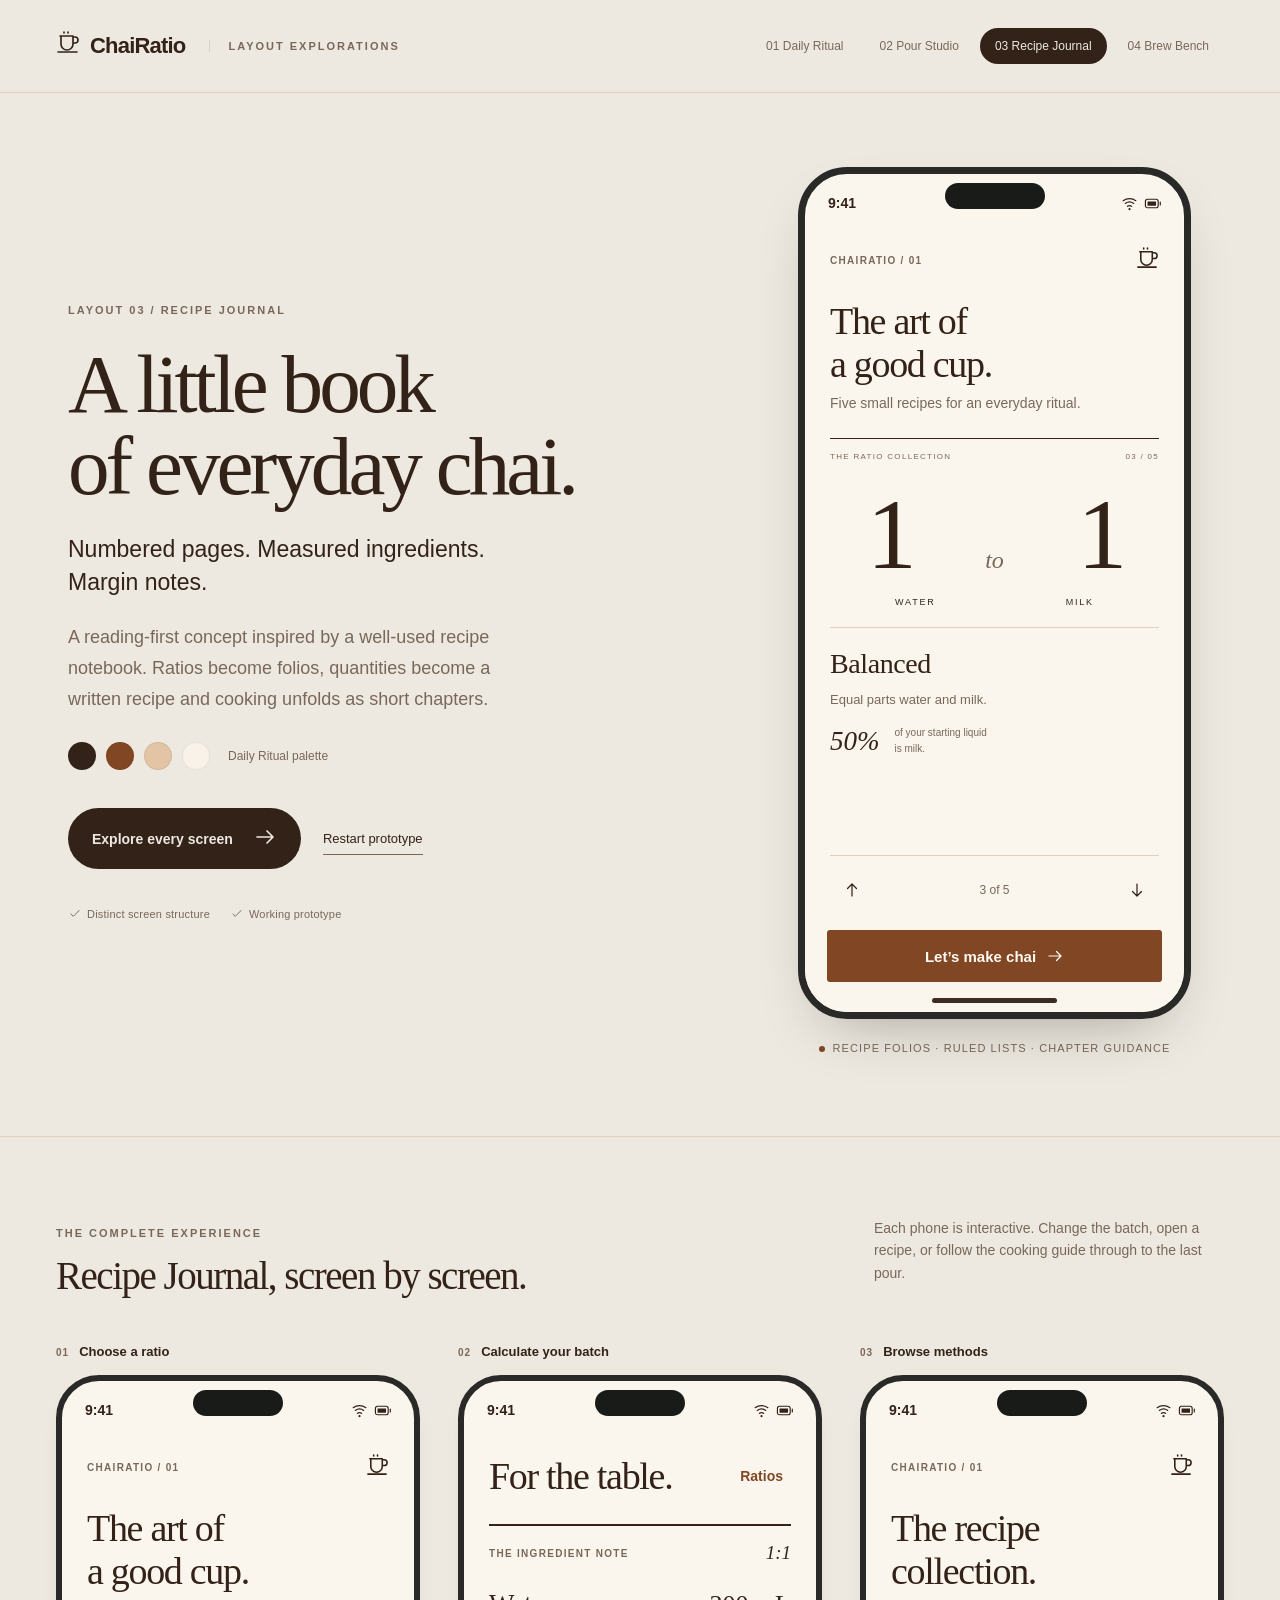
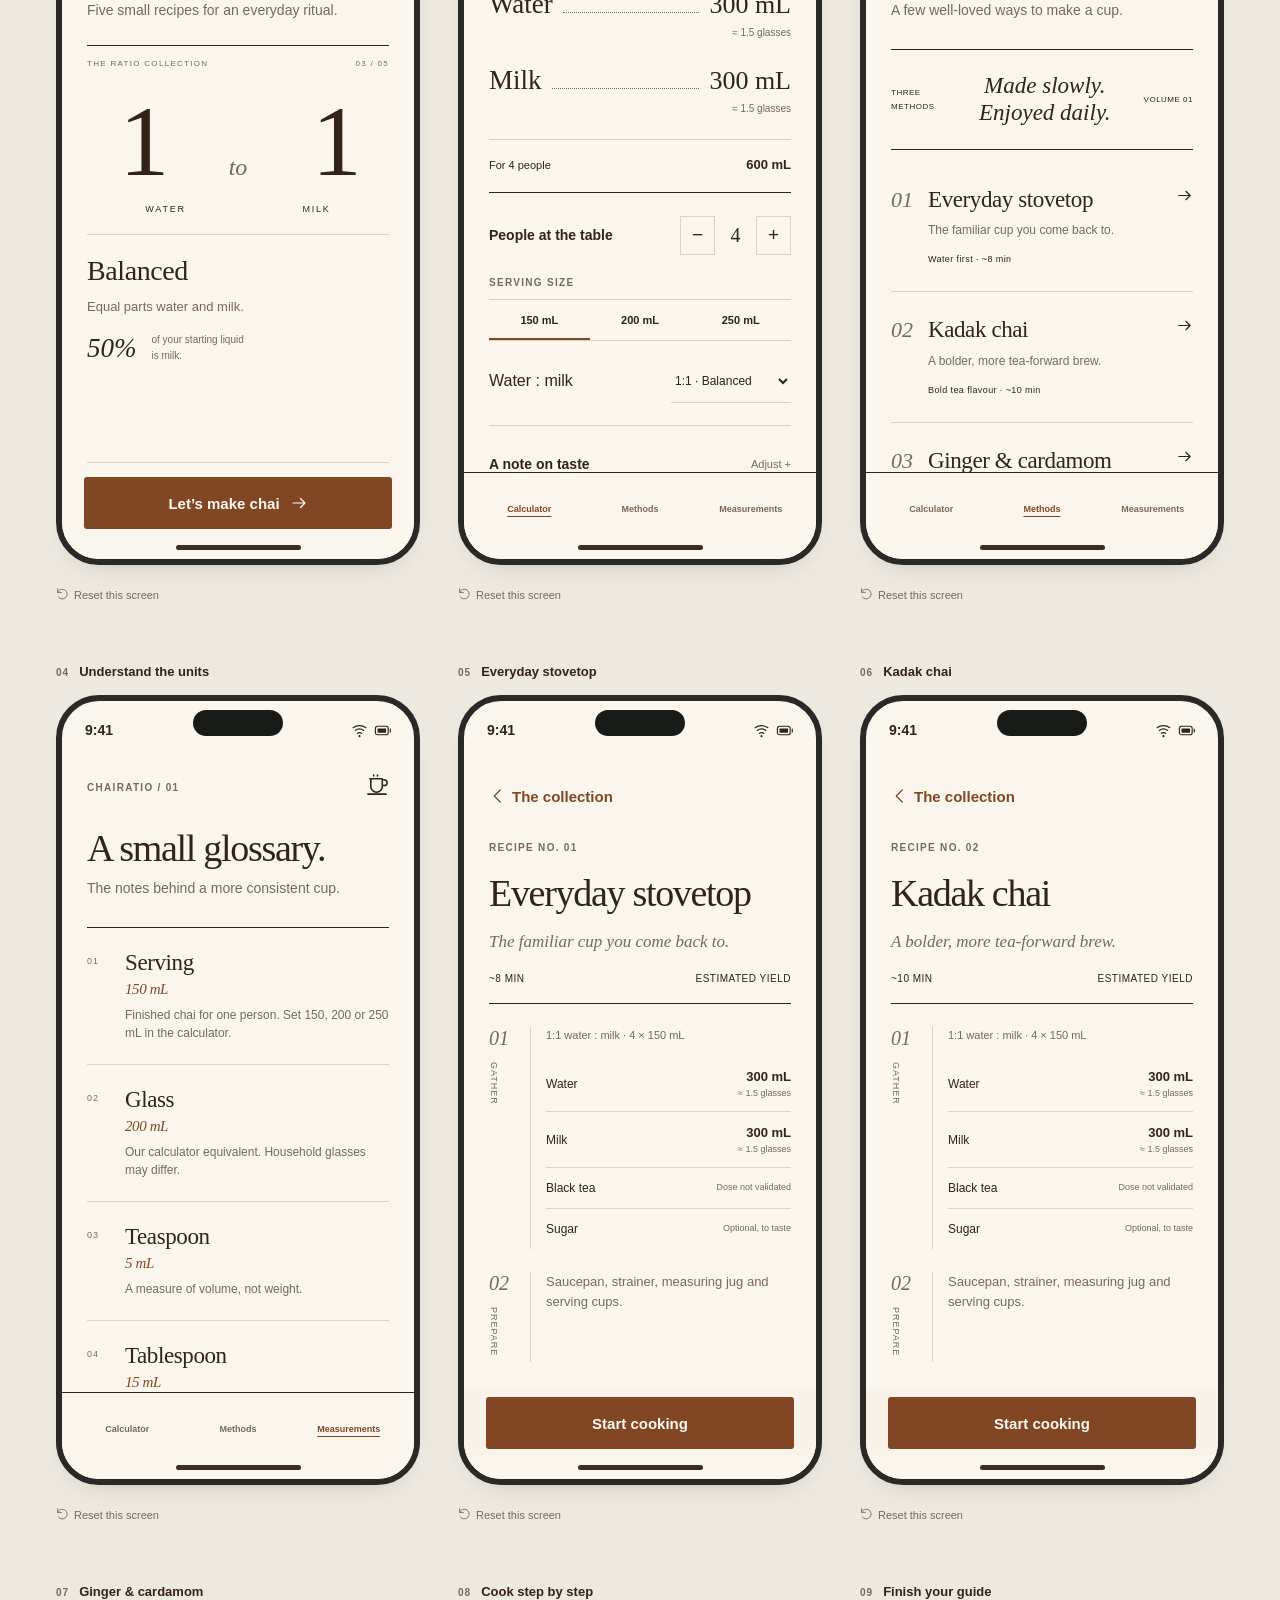
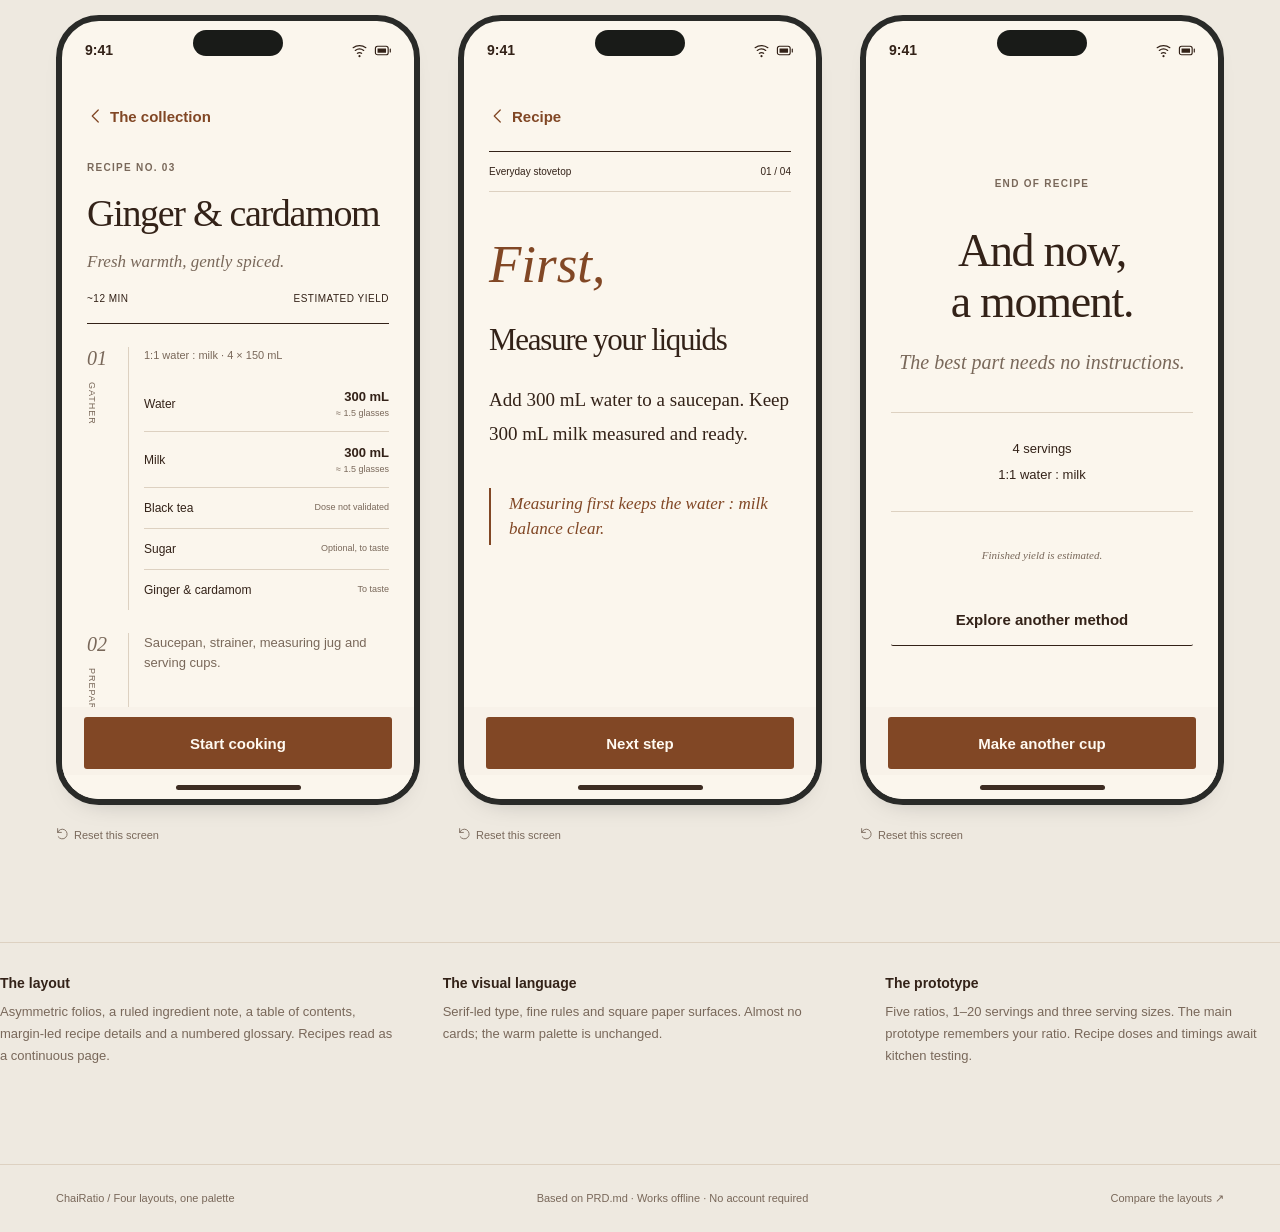
<file: design-showcase/botanical.html>
<!doctype html><html lang="en"><head><meta charset="utf-8"><meta name="viewport" content="width=device-width,initial-scale=1"><meta name="color-scheme" content="light"><meta name="description" content="Four structurally different ChaiRatio iOS concepts in one warm chai palette."><title>Recipe Journal · ChaiRatio</title><style>*{box-sizing:border-box}html{scroll-behavior:smooth}body{margin:0;font-family:-apple-system,BlinkMacSystemFont,'Segoe UI',sans-serif;background:var(--page);color:var(--ink);-webkit-font-smoothing:antialiased}button,input,select{font:inherit}button,a,input,select{-webkit-tap-highlight-color:transparent}button{cursor:pointer}button:disabled{cursor:default;opacity:.35}a{color:inherit;text-decoration:none}button:focus-visible,a:focus-visible,input:focus-visible,select:focus-visible{outline:3px solid var(--accent);outline-offset:4px}svg{width:24px;height:24px;stroke:currentColor;fill:none;stroke-width:1.65;stroke-linecap:round;stroke-linejoin:round;flex:none}button{color:inherit}body[data-theme=ritual]{--page:#eee9e0;--bg:#f8f2e9;--card:#fffcf7;--ink:#332218;--muted:#79685a;--accent:#814725;--on:#fffaf1;--soft:#e9d8c3;--line:#ddd1c1;--radius:23px;--hero:#dfbc98;--heading:Georgia,'Times New Roman',serif}body[data-theme=clarity]{--page:#edf0f4;--bg:#f3f4f7;--card:#fff;--ink:#1d2530;--muted:#626b78;--accent:#285db4;--on:#fff;--soft:#e5ecf8;--line:#dbe0e8;--radius:17px;--hero:#ede5da;--heading:-apple-system,BlinkMacSystemFont,'Segoe UI',sans-serif}body[data-theme=botanical]{--page:#e8ede3;--bg:#f1f5ec;--card:#fbfdf7;--ink:#253e32;--muted:#5f7063;--accent:#37654c;--on:#fff;--soft:#dce7d2;--line:#d4dece;--radius:30px;--hero:#e3ddc4;--heading:Georgia,'Times New Roman',serif}body[data-theme=after-hours]{--page:#151713;--bg:#1a1d18;--card:#262b23;--ink:#f5f1e8;--muted:#b6bdac;--accent:#d6e7ac;--on:#26321d;--soft:#353e2c;--line:#3b4235;--radius:20px;--hero:#413629;--heading:-apple-system,BlinkMacSystemFont,'Segoe UI',sans-serif}
.site-nav{max-width:1480px;margin:auto;display:flex;align-items:center;justify-content:space-between;padding:28px 56px;border-bottom:1px solid var(--line);gap:20px}.wordmark{font-weight:750;letter-spacing:-.8px;font-size:22px;display:flex;align-items:center;gap:10px}.site-nav small{font-size:11px;text-transform:uppercase;letter-spacing:2px;margin-left:14px;border-left:1px solid var(--line);padding-left:18px;color:var(--muted)}.directions{display:flex;gap:6px;flex-wrap:wrap}.directions a{font-size:12px;padding:11px 15px;border-radius:30px;color:var(--muted)}.directions a[aria-current=page]{background:var(--ink);color:var(--page)}.hero-layout{max-width:1240px;margin:0 auto;display:grid;grid-template-columns:1fr 435px;gap:90px;padding:74px 48px 82px;align-items:center}.eyebrow{font-size:11px;font-weight:650;letter-spacing:2px;text-transform:uppercase;color:var(--muted)}.hero-copy h1{font-family:var(--heading);font-size:clamp(58px,6.5vw,88px);line-height:.99;font-weight:500;letter-spacing:-4px;margin:25px 0}.hero-copy>p{font-size:18px;line-height:1.7;color:var(--muted);max-width:440px}.hero-copy .intro{font-size:23px;color:var(--ink);line-height:1.45}.swatches{display:flex;align-items:center;gap:10px;margin:28px 0 38px}.swatches i{width:28px;height:28px;border:1px solid #0001;border-radius:50%;display:block}.swatches span{font-size:12px;color:var(--muted);margin-left:8px}.hero-actions{display:flex;align-items:center;gap:22px;flex-wrap:wrap}.site-button{display:inline-flex;align-items:center;gap:20px;background:var(--ink);color:var(--page);padding:17px 24px;border-radius:40px;border:0;font-size:14px;font-weight:600}.text-link{font-size:13px;border-bottom:1px solid var(--muted);padding:8px 0}.feature-list{display:flex;gap:20px;margin-top:38px;color:var(--muted);font-size:11px;letter-spacing:.2px}.feature-list span{display:flex;gap:5px;align-items:center}.feature-list svg{width:14px;height:14px}.hero-device{position:relative;justify-self:center}.device-caption{font-size:11px;letter-spacing:1.1px;text-transform:uppercase;text-align:center;color:var(--muted);margin-top:23px}.device-caption b{width:6px;height:6px;display:inline-block;background:var(--accent);border-radius:50%;margin-right:8px}.phone{width:393px;height:852px;max-width:100%;border:7px solid #292a28;border-radius:49px;background:var(--bg);overflow:hidden;display:flex;flex-direction:column;position:relative;box-shadow:0 26px 64px -28px #0005,0 0 0 1px #ffffff30 inset;font-size:16px;isolation:isolate;color:var(--ink)}.status{height:53px;flex:none;display:flex;align-items:center;justify-content:space-between;padding:5px 23px 0;font-size:14px;font-weight:650;position:relative}.status:after{content:'';position:absolute;background:#191b18;width:100px;height:26px;border-radius:20px;top:9px;left:calc(50% - 50px)}.status-icons{display:flex;align-items:center;gap:6px}.status-icons svg{width:17px;height:17px}.phone-content{flex:1;min-height:0;overflow:auto;overscroll-behavior:contain;scrollbar-width:none;padding:15px 22px 22px}.phone-content::-webkit-scrollbar{display:none}.home-indicator{height:24px;flex:none;display:grid;place-items:center;background:var(--bg)}.home-indicator:after{content:'';height:5px;width:125px;background:var(--ink);border-radius:9px;opacity:.95}.phone h2{font-size:31px;line-height:1.12;letter-spacing:-1.1px;margin:0;font-weight:700}.phone h3{margin:0;font-size:21px;line-height:1.2;letter-spacing:-.4px}.phone p{line-height:1.5;margin:0}.phone .sub{font-size:14px;color:var(--muted);margin-top:8px}.topline{display:flex;align-items:center;justify-content:space-between;gap:10px;margin-bottom:22px}.topline a,.topline button{border:0;background:none;color:var(--accent);font-size:14px;font-weight:650;min-height:44px;padding:0 8px}.brand{font-size:20px;font-weight:750;letter-spacing:-.7px}.label{font-size:11px;text-transform:uppercase;letter-spacing:1.3px;font-weight:650;color:var(--muted)}.card{border-radius:var(--radius);background:var(--card);padding:20px;margin-top:16px}.primary,.secondary{width:100%;min-height:52px;border:0;border-radius:17px;font-weight:650;padding:14px 18px;font-size:15px;display:flex;justify-content:center;align-items:center;gap:10px}.primary{background:var(--accent);color:var(--on)}.secondary{background:var(--soft);color:var(--ink)}.primary svg,.secondary svg{width:18px;height:18px}.action-footer{padding:10px 22px 6px;flex:none;background:var(--bg)}.tabs{display:grid;grid-template-columns:repeat(3,1fr);padding:9px 10px 3px;border-top:1px solid var(--line);background:var(--bg);flex:none}.tabs button{border:0;background:none;display:flex;flex-direction:column;align-items:center;justify-content:center;gap:5px;min-height:47px;font-size:9px;color:var(--muted);font-weight:550}.tabs button.active{color:var(--accent)}.tabs svg{width:21px;height:21px}.back{display:flex;align-items:center;gap:5px;min-height:44px;padding:0;border:0;background:none;color:var(--accent);font-size:15px;font-weight:550;margin-bottom:13px}.back svg{width:18px}.divider{border:0;border-top:1px solid var(--line);margin:20px 0}.fine{font-size:11px!important;line-height:1.5!important;color:var(--muted)}.section-label{font-size:14px;font-weight:650;margin:22px 0 10px}.row{display:flex;justify-content:space-between;align-items:center;gap:14px}.ratio-phone{background:var(--ratio-bg);transition:background .3s}.ratio-phone .home-indicator,.ratio-phone .action-footer{background:transparent}.ratio-phone .phone-content{padding-bottom:10px}.ratio-phone .topline{margin-bottom:22px}.ratio-kicker{font-family:var(--heading);font-size:35px!important;font-weight:500!important;line-height:1.1!important}.ratio-viewport{height:404px;overflow-y:auto;scroll-snap-type:y mandatory;scrollbar-width:none;overscroll-behavior:contain;margin-top:20px;outline-offset:-3px}.ratio-slide{height:100%;scroll-snap-align:start;scroll-snap-stop:always;padding:18px 0;display:flex;flex-direction:column;justify-content:center}.ratio-value{font-size:117px;line-height:1.1;font-weight:650;letter-spacing:-8px;margin:6px 0 10px;font-variant-numeric:lining-nums}.ratio-title{font-size:27px!important;font-weight:600;margin:7px 0 10px!important}.ratio-description{font-size:15px;max-width:290px;min-height:44px}.liquid-bar{height:12px;border-radius:30px;overflow:hidden;display:flex;width:100%;margin:22px 0 12px}.liquid-bar .water{background:#99603b}.liquid-bar .milk{background:#f7e3c6}.milk-share{font-size:13px;font-weight:600}.ratio-nav{display:flex;align-items:center;justify-content:space-between;margin-top:8px}.round-button{height:44px;width:44px;border-radius:50%;border:1px solid #79634b30;background:#ffffff28;display:grid;place-items:center}.round-button svg{width:18px}.ratio-progress{display:flex;gap:7px;align-items:center}.ratio-progress i{width:5px;height:5px;border-radius:50%;background:currentColor;opacity:.25}.ratio-progress i.selected{width:19px;border-radius:5px;opacity:1}.ratio-hint{text-align:center;font-size:11px;color:var(--muted);margin-top:12px!important}.cup-art{display:none}.split-ratio{display:none}.ingredient-results{display:grid;grid-template-columns:1fr 1fr;gap:12px;margin-top:14px}.ingredient{background:var(--card);border-radius:var(--radius);padding:19px 16px}.ingredient .ingredient-name{font-size:13px;color:var(--muted);display:flex;align-items:center;gap:7px}.ingredient svg{width:18px;height:18px}.ingredient strong{display:block;font-size:30px;letter-spacing:-1px;margin:12px 0 7px;font-variant-numeric:tabular-nums;white-space:nowrap}.ingredient strong small{font-size:16px;font-weight:500;letter-spacing:0}.ingredient .equivalent{font-size:11px;color:var(--muted);display:block}.batch-note{margin:12px 1px 17px!important;font-size:11px;color:var(--muted)}.controls{padding:16px}.controls label{font-size:14px;font-weight:550}.stepper{display:flex;align-items:center;gap:5px}.stepper button{width:44px;height:44px;background:var(--soft);border:0;border-radius:13px;font-size:22px}.stepper input{width:43px;height:44px;padding:0;text-align:center;border:1px solid transparent;background:transparent;color:var(--ink);font-weight:650;appearance:textfield;-moz-appearance:textfield}.stepper input::-webkit-inner-spin-button{appearance:none}.segmented{display:flex;background:var(--soft);padding:4px;border-radius:14px;gap:3px;margin-top:9px}.segmented button{min-height:40px;flex:1;min-width:0;padding:6px 3px;border:0;background:none;border-radius:10px;color:var(--ink);font-size:12px;font-weight:550}.segmented button.selected{background:var(--card);box-shadow:0 2px 7px #0000000c}.size-control{margin-top:18px}.ratio-control{margin-top:18px;display:flex;align-items:center;justify-content:space-between;gap:10px}.ratio-control select{border:0;background:var(--soft);padding:12px 9px;border-radius:12px;color:var(--ink);max-width:180px;font-size:12px;min-height:44px}.taste-group{margin-top:17px}.taste-group .label{text-transform:none;letter-spacing:0;font-size:12px}.dose-note{display:flex;gap:9px;align-items:flex-start;background:var(--soft);border-radius:14px;padding:12px;margin:17px 0;font-size:11px;color:var(--muted);line-height:1.45}.dose-note svg{width:16px;height:16px;margin-top:1px}.method-card{display:block;width:100%;border:0;text-align:left;color:var(--ink);background:var(--card);padding:20px;border-radius:var(--radius);margin-top:15px;position:relative}.method-art{height:65px;display:flex;justify-content:space-between;align-items:flex-start;margin-bottom:12px}.method-art>svg{width:40px;height:40px}.method-number{font-size:11px;letter-spacing:1px;color:var(--muted)}.method-card p{font-size:13px;color:var(--muted);margin:7px 0 14px}.method-meta{font-size:10px;display:flex;justify-content:space-between;align-items:center;color:var(--muted)}.method-meta svg{width:16px;height:16px}.method-card.featured{background:var(--soft)}.offline{display:flex;align-items:center;gap:7px;justify-content:center;margin:20px 0!important;color:var(--muted);font-size:11px}.offline svg{width:14px;height:14px}.detail-hero{background:var(--soft);border-radius:var(--radius);padding:24px 20px}.detail-hero>svg{width:40px;height:40px;margin-bottom:20px}.detail-hero h2{font-family:var(--heading);font-size:30px}.pill{display:inline-block;font-size:10px;padding:6px 10px;border-radius:20px;border:1px solid var(--line);margin-top:13px}.facts{display:grid;grid-template-columns:repeat(3,1fr);gap:7px;margin:20px 0;text-align:center}.facts span{display:block;font-size:10px;color:var(--muted);margin-top:6px}.facts strong{font-size:14px}.ingredients-list{list-style:none;padding:0;margin:13px 0 0}.ingredients-list li{display:flex;justify-content:space-between;align-items:center;gap:10px;font-size:13px;line-height:1.5;padding:11px 0;border-bottom:1px solid var(--line)}.ingredients-list li:last-child{border:0}.ingredients-list small{color:var(--muted)}.equipment{font-size:13px;line-height:1.7!important;color:var(--muted)}.step-progress{display:flex;gap:6px;margin:20px 0 24px}.step-progress i{height:5px;flex:1;border-radius:5px;background:var(--soft)}.step-progress i.active{background:var(--accent)}.instruction{background:var(--card);border-radius:var(--radius);padding:25px 23px;min-height:350px}.step-number{font-family:var(--heading);font-size:80px;line-height:1;color:var(--accent);letter-spacing:-4px;margin:25px 0}.instruction h2{font-family:var(--heading);font-size:29px;line-height:1.1}.instruction p{font-size:18px;line-height:1.55;margin-top:20px}.step-tip{font-size:13px;color:var(--muted);margin:20px 0!important}.measure-comparison{display:grid;grid-template-columns:1fr 1fr;gap:15px;background:var(--soft);padding:21px;border-radius:var(--radius);margin:21px 0}.measure-comparison svg{width:31px;height:31px;margin-bottom:12px}.measure-comparison strong{display:block;font-size:23px;letter-spacing:-.5px}.measure-comparison span{font-size:11px;color:var(--muted)}.definition{background:var(--card);padding:18px;border-radius:18px;margin-top:10px}.definition h3{font-size:15px}.definition strong{font-size:14px;font-weight:600}.definition p{font-size:12px;color:var(--muted);margin-top:8px}.complete{text-align:center;padding-top:80px}.complete>svg{height:68px;width:68px;color:var(--accent);margin-bottom:26px}.complete h2{font-family:var(--heading);font-size:38px}.complete>p{margin:18px 0 25px;font-size:16px;color:var(--muted)}.gallery-section{max-width:1440px;margin:auto;padding:66px 56px 90px;border-top:1px solid var(--line)}.section-head{display:flex;justify-content:space-between;align-items:end;margin-bottom:46px;gap:24px}.section-head h2{font-size:39px;letter-spacing:-1.5px;font-family:var(--heading);font-weight:500;margin:12px 0 0}.section-head p{max-width:350px;font-size:14px;line-height:1.6;color:var(--muted)}.screen-grid{display:grid;grid-template-columns:repeat(3,minmax(0,1fr));gap:52px 38px}.screen-item{min-width:0}.screen-label{display:flex;gap:10px;align-items:baseline;margin-bottom:16px;font-size:13px;font-weight:600}.screen-label span{font-size:10px;letter-spacing:1px;color:var(--muted)}.screen-item .phone{width:100%;height:790px;border-width:6px;border-radius:43px;box-shadow:0 12px 30px -23px #0006}.screen-item .phone-content{padding-left:19px;padding-right:19px}.screen-item .ratio-value{font-size:102px}.screen-item .ratio-viewport{height:380px}.screen-item .ratio-kicker{font-size:31px!important}.screen-item .status:after{width:90px;left:calc(50% - 45px)}.screen-item .ingredient strong{font-size:26px}.screen-item .phone h2{font-size:28px}.screen-reset{margin-top:12px;font-size:11px;border:0;background:none;color:var(--muted);padding:10px 0;display:flex;align-items:center;gap:5px}.screen-reset svg{width:13px;height:13px}.design-notes{max-width:1328px;margin:0 auto 65px;padding:32px 0;border-top:1px solid var(--line);display:grid;grid-template-columns:1fr 1fr 1fr;gap:48px}.design-notes h3{font-size:14px;margin:0 0 10px}.design-notes p{font-size:13px;line-height:1.7;color:var(--muted);margin:0}.site-footer{padding:27px 56px;border-top:1px solid var(--line);display:flex;justify-content:space-between;color:var(--muted);font-size:11px;gap:20px}.sr-only{position:absolute;width:1px;height:1px;overflow:hidden;clip:rect(0,0,0,0);white-space:nowrap}.field-error{font-size:11px;color:var(--accent);margin-top:8px!important}.index-hero{max-width:1050px;padding:90px 35px 45px;margin:auto;text-align:center}.index-hero h1{font-family:Georgia,serif;font-size:72px;font-weight:400;letter-spacing:-3px;line-height:1.05;margin:22px auto}.index-hero p{color:var(--muted);font-size:17px;line-height:1.7;max-width:640px;margin:auto}.direction-grid{display:grid;grid-template-columns:repeat(2,1fr);max-width:1150px;margin:25px auto 80px;gap:25px;padding:0 28px}.direction-card{display:block;border:1px solid #0001;border-radius:24px;padding:35px;transition:transform .2s}.direction-card:hover{transform:translateY(-4px)}.direction-card .card-top{display:flex;justify-content:space-between;font-size:11px;text-transform:uppercase;letter-spacing:1.5px}.direction-card h2{font-family:var(--heading);font-size:38px;letter-spacing:-1px;font-weight:500;margin:28px 0 12px}.direction-card p{font-size:14px;opacity:.7;line-height:1.5;margin:0;max-width:290px}.mini-ratio{height:190px;display:flex;justify-content:center;align-items:center;font-size:114px;letter-spacing:-8px;font-family:var(--heading);margin:15px 0}.direction-card .card-bottom{display:flex;justify-content:space-between;border-top:1px solid #8884;padding-top:20px;font-size:12px}.direction-card.ritual{background:#e2c4a5;color:#352419;--heading:Georgia,serif}.direction-card.clarity{background:#f7f9fc;color:#244574;--heading:-apple-system,sans-serif}.direction-card.botanical{background:#dce6d3;color:#2d503e;--heading:Georgia,serif}.direction-card.after-hours{background:#232820;color:#d6e7ac;--heading:-apple-system,sans-serif}
/* The four directions change composition, not just color. */
[data-theme=ritual] .phone h2,[data-theme=ritual] .ratio-value{font-family:Georgia,serif;font-weight:400}[data-theme=ritual] .ratio-value{font-size:128px}[data-theme=ritual] .primary,[data-theme=ritual] .secondary{border-radius:30px}[data-theme=ritual] .method-card.featured .method-art{height:100px}[data-theme=ritual] .method-card.featured .method-art>svg{width:64px;height:64px}[data-theme=clarity] .ratio-slide{background:var(--card);border-radius:24px;padding:25px 20px;justify-content:space-between}[data-theme=clarity] .ratio-value{display:none}[data-theme=clarity] .split-ratio{display:flex;align-items:center;justify-content:center;gap:20px;margin:10px 0}[data-theme=clarity] .split-ratio b{font-size:75px;line-height:1;letter-spacing:-4px}[data-theme=clarity] .split-ratio span{font-size:12px;display:flex;flex-direction:column;align-items:center;gap:9px;color:var(--muted)}[data-theme=clarity] .split-ratio b{color:var(--ink)}[data-theme=clarity] .split-ratio em{font-size:35px;color:var(--line);font-style:normal}[data-theme=clarity] .ratio-description{min-height:0}[data-theme=clarity] .ratio-title{font-size:22px!important;margin:0!important}[data-theme=clarity] .liquid-bar{margin:10px 0}[data-theme=clarity] .ingredient-results{display:block;background:var(--card);border-radius:var(--radius);padding:0 17px}[data-theme=clarity] .ingredient{display:grid;grid-template-columns:1fr auto;padding:13px 0;border-radius:0;gap:5px}[data-theme=clarity] .ingredient+.ingredient{border-top:1px solid var(--line)}[data-theme=clarity] .ingredient strong{margin:0;font-size:27px;grid-column:2;grid-row:1/3}[data-theme=clarity] .ingredient .equivalent{grid-column:1}[data-theme=clarity] .method-card{padding:19px 16px;display:grid;grid-template-columns:42px 1fr;gap:5px 15px}[data-theme=clarity] .method-art{grid-row:1/4;height:auto;margin:0;align-items:center}[data-theme=clarity] .method-art>svg{width:32px;height:32px;color:var(--accent)}[data-theme=clarity] .method-number{display:none}[data-theme=clarity] .method-card h3{font-size:18px}[data-theme=clarity] .method-card p{margin:2px 0 7px}[data-theme=clarity] .definition{border-radius:0;margin:0;padding:17px 2px;background:none;border-bottom:1px solid var(--line)}[data-theme=clarity] .instruction{background:transparent;padding:8px 0}[data-theme=clarity] .step-number{font-size:64px;margin:25px 0 35px}[data-theme=botanical] .ratio-slide{align-items:center;text-align:center;padding:10px 12px}[data-theme=botanical] .ratio-viewport{height:414px}[data-theme=botanical] .cup-art{display:grid;place-items:center;width:132px;height:132px;min-height:132px;border-radius:50%;background:#ffffff60;box-shadow:0 0 0 13px #ffffff1a;margin:5px 0 20px}[data-theme=botanical] .cup-art svg{width:65px;height:65px;stroke-width:1.25}[data-theme=botanical] .ratio-value{font-size:70px;letter-spacing:-4px;margin:4px 0}[data-theme=botanical] .ratio-title{font-family:Georgia,serif;font-size:24px!important;margin:1px 0 6px!important}[data-theme=botanical] .liquid-bar{margin:12px 0 8px;width:80%;height:8px}[data-theme=botanical] .ratio-description{min-height:0}[data-theme=botanical] .primary,[data-theme=botanical] .secondary{border-radius:30px}[data-theme=botanical] .method-art{height:75px;justify-content:center}[data-theme=botanical] .method-art>svg{background:var(--soft);width:64px;height:64px;padding:15px;border-radius:50%}[data-theme=botanical] .method-number{position:absolute;right:22px;top:23px}[data-theme=botanical] .method-card{text-align:center}[data-theme=botanical] .instruction{text-align:center;border-radius:40px}[data-theme=after-hours] .hero-copy h1{font-weight:600;letter-spacing:-5px}[data-theme=after-hours] .ratio-value{font-size:128px;font-weight:500}[data-theme=after-hours] .ingredient-results{background:var(--accent);border-radius:var(--radius);padding:6px 20px;display:block;color:var(--on)}[data-theme=after-hours] .ingredient{background:none;border-radius:0;padding:15px 0;display:grid;grid-template-columns:1fr auto;align-items:center;gap:6px}[data-theme=after-hours] .ingredient+.ingredient{border-top:1px solid #26321d33}[data-theme=after-hours] .ingredient strong{grid-column:2;grid-row:1/3;margin:0;font-size:36px}[data-theme=after-hours] .ingredient .ingredient-name,[data-theme=after-hours] .ingredient .equivalent{color:var(--on)}[data-theme=after-hours] .method-card{background:none;border-radius:0;border-bottom:1px solid var(--line);padding:22px 0}[data-theme=after-hours] .method-art{height:38px;margin:0 0 12px;align-items:center;color:var(--accent)}[data-theme=after-hours] .method-art>svg{width:25px;height:25px}[data-theme=after-hours] .method-number{font-size:29px;color:var(--accent);font-weight:300}[data-theme=after-hours] .instruction{border:1px solid var(--line);background:transparent}[data-theme=after-hours] .measure-comparison{background:var(--accent);color:var(--on)}[data-theme=after-hours] .measure-comparison span{color:var(--on)}
@media(min-width:1550px){.screen-grid{grid-template-columns:repeat(4,minmax(0,1fr))}.gallery-section{max-width:1750px}.screen-item .phone{height:790px}}@media(max-width:1100px){.hero-layout{gap:40px;padding:55px 30px}.site-nav{padding:24px 30px}.site-nav small{display:none}.gallery-section{padding:55px 30px}.screen-grid{grid-template-columns:repeat(2,minmax(0,1fr));max-width:830px;margin:auto}.screen-item .phone{max-width:393px;margin:auto}.design-notes{margin:0 30px 50px;gap:25px}.hero-copy h1{font-size:67px}.phone{width:375px;height:820px}.hero-layout{grid-template-columns:1fr 390px}}@media(max-width:760px){.site-nav{flex-wrap:wrap;padding:22px}.directions{width:100%;justify-content:space-between}.directions a{padding:10px;font-size:11px}.hero-layout{grid-template-columns:1fr;gap:40px;padding:48px 22px 54px}.hero-copy{text-align:center}.hero-copy h1{font-size:65px;letter-spacing:-3px}.hero-copy p{margin-left:auto;margin-right:auto}.swatches,.hero-actions,.feature-list{justify-content:center}.hero-copy>p{font-size:16px}.hero-device{width:100%;display:flex;align-items:center;flex-direction:column}.phone{width:393px;height:852px}.section-head{display:block}.section-head p{margin-top:20px}.gallery-section{padding:45px 20px}.screen-grid{grid-template-columns:1fr;max-width:393px}.screen-item .phone{height:852px}.design-notes{grid-template-columns:1fr;gap:25px;margin:0 23px 40px}.site-footer{padding:24px;flex-direction:column}.direction-grid{grid-template-columns:1fr;padding:0 20px}.index-hero{padding:55px 24px 35px}.index-hero h1{font-size:52px}.direction-card{padding:28px}.phone h2{font-size:29px}.section-head h2{font-size:34px}}@media(max-width:370px){.phone-content{padding-left:17px;padding-right:17px}.ratio-kicker{font-size:30px!important}.ratio-value{font-size:104px!important}.hero-copy h1{font-size:55px}.ingredient strong{font-size:25px}.stepper{gap:0}.ingredient{padding:15px 12px}.status{padding-left:16px;padding-right:16px}.status:after{width:85px;left:calc(50% - 42.5px)}}@media(prefers-reduced-motion:reduce){html{scroll-behavior:auto}*{transition:none!important;animation:none!important}}@media print{.site-nav,.hero-actions,.screen-reset,.site-footer{display:none}.hero-layout{display:block}.hero-device{display:none}.screen-grid{grid-template-columns:repeat(2,1fr)}.screen-item{break-inside:avoid}.phone{box-shadow:none}.gallery-section{padding:20px}.design-notes{display:block}}
/* Allow the preview's grid track to shrink to a small device viewport. */
.hero-copy,.hero-device{min-width:0}
@media(max-width:760px){.hero-layout{grid-template-columns:minmax(0,1fr)}.feature-list{flex-wrap:wrap;gap:12px}.hero-device .phone{width:min(393px,100%)}}

/* Revision 2: one palette, four independent compositions. */
body[data-theme]{--page:#eee9e0;--bg:#f8f2e9;--card:#fffcf7;--ink:#332218;--muted:#79685a;--accent:#814725;--on:#fffaf1;--soft:#e9d8c3;--line:#ddd1c1;--hero:#dfbc98}
body[data-theme=clarity]{--radius:28px;--heading:-apple-system,BlinkMacSystemFont,'Segoe UI',sans-serif}
body[data-theme=botanical]{--radius:2px;--heading:Georgia,'Times New Roman',serif}
body[data-theme=after-hours]{--radius:12px;--heading:-apple-system,BlinkMacSystemFont,'Segoe UI',sans-serif}
.phone[data-route] .small-cap{font-size:10px;line-height:1.5;font-weight:650;text-transform:uppercase;letter-spacing:1.3px;color:var(--muted)}
.concept-nav{display:flex;justify-content:space-between;align-items:center;margin:0 0 24px}.concept-nav svg{width:23px;height:23px}.phone h2{white-space:pre-line}.custom-viewport{height:428px;margin-top:24px}.custom-slide{padding:0;display:block}.phone .custom-slide .ratio-value{display:block}.ratio-position{font-size:12px;color:var(--muted)}.batch-controls{margin:20px 0;padding:0}.batch-controls> .row>label{font-size:14px;font-weight:550}.taste-drawer{margin:22px 0 0;border-top:1px solid var(--line);border-bottom:1px solid var(--line);padding:16px 0}.taste-drawer>summary{min-height:44px;display:flex;align-items:center;justify-content:space-between;font-size:14px;font-weight:600;cursor:pointer;list-style:none;gap:12px}.taste-drawer>summary span{font-size:11px;color:var(--muted);font-weight:450}.taste-drawer summary::-webkit-details-marker{display:none}.taste-drawer .dose-note{margin-bottom:0}.detail-fact-line{font-size:12px;color:var(--muted);border-bottom:1px solid var(--line);padding-bottom:17px;margin-bottom:22px!important}.ingredients-list b{font-size:14px;text-align:right;font-weight:600}.ingredients-list b small{display:block;font-size:10px;font-weight:400}.concept-complete{padding-top:72px;text-align:center}.concept-complete>svg{width:58px;height:58px;color:var(--accent);margin-bottom:30px}.concept-complete>p{font-size:15px;color:var(--muted);margin:20px 0 30px}.finish-facts{display:flex;justify-content:space-between;gap:8px;font-size:13px;border-top:1px solid var(--line);border-bottom:1px solid var(--line);padding:20px 0}.concept-complete .secondary{margin-top:28px}.concept-method{cursor:pointer;color:var(--ink);border:0;min-width:0;text-align:left}.phone .topline>button{min-width:44px}.phone details summary{cursor:pointer}.phone details p{font-size:13px;color:var(--muted);line-height:1.6;margin:12px 0}.phone details:not(.taste-drawer){border-bottom:1px solid var(--line);padding:16px 0}.phone details:not(.taste-drawer) summary{min-height:30px;font-size:14px;font-weight:550}
/* POUR STUDIO — volume as a physical object; supporting controls in a sheet. */
[data-theme=clarity] .phone .primary{border-radius:28px;min-height:56px}[data-theme=clarity] .phone .secondary{border-radius:25px}[data-theme=clarity] .phone{background:var(--bg)}[data-theme=clarity] .ratio-phone{background:var(--ratio-bg)}[data-theme=clarity] .ratio-phone .phone-content{padding-bottom:0}[data-theme=clarity] .ratio-phone h2{font-size:33px;font-weight:650;letter-spacing:-1.3px}[data-theme=clarity] .phone .custom-slide{background:none;border-radius:0;padding:0;display:block}[data-theme=clarity] .custom-viewport{height:422px}.pour-scene{display:flex;gap:30px;height:304px;align-items:center;padding:20px 5px 22px}.pour-vessel{width:170px;height:252px;border:2px solid #81472550;border-top-width:1px;border-radius:12px 12px 62px 62px;position:relative;overflow:hidden;box-shadow:inset 8px 0 16px #ffffff50,7px 15px 25px -13px #81472540;background:#fcf6ec60;isolation:isolate;flex-shrink:0}.vessel-water{position:absolute;bottom:0;left:0;right:0;background:#a76942;z-index:-1}.vessel-milk{position:absolute;top:0;left:0;right:0;background:#f6e4ca;z-index:-1}.vessel-surface{position:absolute;top:8px;left:10px;right:10px;border-top:2px solid #ffffff80;border-radius:50%;height:12px}.vessel-ticks{position:absolute;top:22px;bottom:22px;left:14px;width:18px;background:repeating-linear-gradient(to bottom,transparent 0,transparent 19px,#603b2150 19px,#603b2150 20px);border-right:1px solid #603b2150}.pour-side{display:flex;flex-direction:column;align-items:center;gap:25px;flex:1}.ratio-stamp{width:66px;height:66px;border-radius:50%;background:#fffcf770;display:flex;flex-direction:column;justify-content:center;align-items:center;font-size:22px;font-weight:650;letter-spacing:-.8px}.ratio-stamp small{font-size:11px;font-weight:400;letter-spacing:0}.pour-relation{font-size:42px;font-weight:500;line-height:1.1;text-align:center}.pour-relation span{font-size:10px;display:block;text-transform:uppercase;letter-spacing:1px;font-weight:500;margin-top:4px}.pour-relation b{display:block;font-size:17px;font-weight:400;opacity:.5;margin:5px}.pour-caption{display:flex;gap:16px;border-top:1px solid #81472533;padding-top:20px}.pour-caption>span{font-size:12px;padding-top:6px}.pour-caption h3{font-size:24px}.pour-caption p{font-size:13px;color:var(--muted);margin-top:8px;max-width:235px}[data-theme=clarity] .action-footer{padding-top:15px}[data-theme=clarity] .tabs{border-radius:25px 25px 0 0;background:var(--card);border-top:0;padding-top:15px}[data-theme=clarity] .phone .topline{margin-bottom:12px}.pour-results{border-radius:28px;background:#e9d8c3;padding:22px 18px}.pour-result-visual{display:flex;align-items:center;gap:25px}.pour-vessel.small{width:80px;height:134px;border-radius:7px 7px 29px 29px}.pour-result-visual strong{display:block;font-size:43px;line-height:1.3;letter-spacing:-1px;margin:5px 0}.pour-result-visual strong small{font-size:16px;letter-spacing:0;margin-left:4px}.pour-result-visual p{font-size:11px;color:var(--muted)}.pour-amounts{display:grid;grid-template-columns:1fr 1fr;margin-top:22px;padding-top:17px;border-top:1px solid #81472530;gap:12px}.pour-amounts>div+div{border-left:1px solid #81472530;padding-left:18px}.pour-amounts span{font-size:12px}.pour-amounts strong{display:block;font-size:24px;white-space:nowrap;letter-spacing:-1px;margin:7px 0}.pour-amounts small{font-size:10px;color:var(--muted)}[data-theme=clarity] .batch-controls{background:var(--card);margin-top:20px;padding:20px;border-radius:28px}[data-theme=clarity] .stepper{gap:2px}[data-theme=clarity] .stepper button{width:36px;border-radius:50%}[data-theme=clarity] .stepper input{width:36px}[data-theme=clarity] .ratio-control{display:block}[data-theme=clarity] .ratio-control label{display:block;font-size:11px;color:var(--muted);margin-bottom:7px}[data-theme=clarity] .ratio-control select{max-width:none;width:100%;background:var(--soft);border-radius:16px}.studio-method-grid{display:grid;grid-template-columns:1fr 1fr;gap:12px;margin-top:25px}.studio-method-grid .concept-method{border-radius:25px;background:var(--card);padding:19px 16px}.studio-method-grid .method-0{grid-column:1/-1;display:grid;grid-template-columns:112px 1fr;column-gap:18px;align-content:center;background:var(--soft);min-height:206px}.studio-method-art{display:flex;align-items:center;justify-content:center;height:65px;margin-bottom:17px}.studio-method-art>svg{width:40px;height:40px}.studio-method-grid .method-0 .studio-method-art{grid-row:1/4;height:165px;margin:0}.pour-vessel.tiny{width:89px;height:152px;border-radius:10px 10px 36px 36px}.studio-method-grid .small-cap{font-size:8px}.studio-method-grid h3{font-size:18px;line-height:1.2;margin:9px 0 15px}.studio-method-grid p{font-size:10px;color:var(--muted);display:flex;gap:3px;justify-content:space-between;align-items:center}.studio-method-grid p svg{width:14px;height:14px}.studio-detail-cover{text-align:center;background:var(--soft);border-radius:28px 28px 0 0;padding:28px 20px}.studio-detail-cover>svg{width:72px;height:72px;margin:0 0 22px;stroke-width:1.15}.studio-detail-cover h2{font-size:30px;margin:9px 0 14px}.studio-detail-cover p{font-size:12px;color:var(--muted)}.studio-detail-sheet{background:var(--card);border-radius:0 0 28px 28px;padding:22px 20px}.studio-detail-sheet h3{font-size:18px}.studio-detail-sheet .ingredients-list{margin-bottom:18px}.studio-step-ring{position:relative;width:196px;height:196px;margin:26px auto 34px}.studio-step-ring>svg{width:196px;height:196px;transform:rotate(-90deg);stroke-width:3}.ring-track{stroke:var(--soft)}.ring-progress{stroke:var(--accent)}.studio-step-ring>div{position:absolute;inset:0;display:flex;flex-direction:column;justify-content:center;align-items:center}.studio-step-ring b{font-size:71px;font-weight:400;letter-spacing:-3px}.studio-step-ring span{font-size:12px;color:var(--muted)}.studio-instruction{text-align:center}.studio-instruction h2{font-size:31px}.studio-instruction p{font-size:17px;line-height:1.65;margin-top:21px}.studio-measure-visual{padding:26px 0;margin-bottom:14px}.measure-jug{width:146px;height:190px;border:2px solid #81472570;border-radius:7px 7px 30px 30px;margin:0 auto;position:relative;background:#fffcf7}.jug-liquid{position:absolute;inset:48px 0 0;background:var(--soft);border-radius:0 0 28px 28px}.jug-line{position:absolute;left:-32px;right:-54px;border-top:1px dashed #81472570;padding-top:5px;font-size:11px;display:flex;justify-content:space-between;gap:10px}.jug-line b{font-weight:500;color:var(--muted)}.glass-line{top:25px}.serving-line{top:64px}.measure-drawer{background:var(--card);padding:0 18px;border-radius:23px}.measure-drawer summary{display:flex;justify-content:space-between;align-items:center}.measure-drawer summary b{font-size:13px;color:var(--accent)}.measure-drawer details:last-child{border:0}.finish-cup{background:var(--soft);border-radius:50%;width:160px;height:160px;margin:0 auto 40px;display:grid;place-items:center}.finish-cup svg{width:85px;height:85px;stroke-width:1.1}
/* RECIPE JOURNAL — folios, rules and generous typography, no tile grid. */
[data-theme=botanical] .phone{background:#fbf6ed}[data-theme=botanical] .phone .phone-content{padding:20px 25px}[data-theme=botanical] .phone h2{font-family:Georgia,serif;font-size:38px;font-weight:400;letter-spacing:-1.3px}[data-theme=botanical] .phone .concept-nav{margin-bottom:26px}[data-theme=botanical] .ratio-phone{background:#fbf6ed}[data-theme=botanical] .custom-viewport{height:402px;margin-top:24px}[data-theme=botanical] .phone .custom-slide{text-align:left;display:block;padding:0;border:0;align-items:stretch}[data-theme=botanical] .ratio-phone .action-footer{background:#fbf6ed}[data-theme=botanical] .primary{border-radius:3px;min-height:52px}[data-theme=botanical] .secondary{border-radius:2px;background:none;border-bottom:1px solid var(--ink)}[data-theme=botanical] .tabs{background:#fbf6ed;padding-top:12px;border-top:1px solid var(--ink)}[data-theme=botanical] .tabs button.active{text-decoration:underline;text-underline-offset:4px}[data-theme=botanical] .tabs svg{display:none}[data-theme=botanical] .home-indicator{background:#fbf6ed}.journal-leaf{border-top:1px solid var(--ink);height:100%;padding-top:13px}.folio{font-size:8px;letter-spacing:1.3px;display:flex;justify-content:space-between;color:var(--muted)}.journal-ratio{display:flex;justify-content:space-around;align-items:baseline;margin-top:11px;font-family:Georgia,serif}.journal-ratio>span{font-size:100px;line-height:1.25;letter-spacing:-5px}.journal-ratio em{font-size:24px;color:var(--muted);font-weight:400}.journal-labels{display:flex;justify-content:space-around;font-size:9px;letter-spacing:1.8px;border-bottom:1px solid var(--line);padding-bottom:20px;margin-bottom:19px}.journal-leaf h3{font-family:Georgia,serif;font-size:28px;font-weight:400}.journal-leaf>p{font-size:13px;color:var(--muted);margin:9px 0 16px}.journal-footnote{display:flex;gap:15px;align-items:center}.journal-footnote i{font:italic 27px Georgia,serif}.journal-footnote span{font-size:10px;color:var(--muted);line-height:1.6}[data-theme=botanical] .ratio-nav{margin-top:15px;border-top:1px solid var(--line);padding-top:12px}[data-theme=botanical] .round-button{border:0;background:none;border-radius:0}.recipe-receipt{border-top:2px solid var(--ink);border-bottom:1px solid var(--ink);margin:26px 0 0;padding:16px 0 20px;background:none}.receipt-ratio{font:italic 19px Georgia,serif}.receipt-line{display:flex;align-items:baseline;gap:10px;margin-top:25px;font-family:Georgia,serif}.receipt-line>span{font-size:27px}.receipt-line i{flex:1;border-bottom:1px dotted var(--muted)}.receipt-line b{font-size:26px;white-space:nowrap;font-weight:400}.receipt-sub{text-align:right;font-size:10px;color:var(--muted);margin-top:5px!important}.receipt-total{display:flex;justify-content:space-between;align-items:center;border-top:1px solid var(--line);padding-top:17px;margin-top:23px;font-size:11px}.receipt-total strong{font-size:13px;font-weight:550}[data-theme=botanical] .stepper button{border-radius:0;background:none;border:1px solid var(--line);width:35px;height:39px;font-size:19px}[data-theme=botanical] .stepper input{width:31px;font:20px Georgia,serif}[data-theme=botanical] .segmented{border-radius:0;background:none;padding:0;gap:0;border-top:1px solid var(--line);border-bottom:1px solid var(--line)}[data-theme=botanical] .segmented button{border-radius:0;background:none;font-size:11px}[data-theme=botanical] .segmented button.selected{box-shadow:inset 0 -2px var(--accent);background:none}[data-theme=botanical] .ratio-control select{background:none;border-radius:0;border-bottom:1px solid var(--line);padding-left:0}.journal-link{border:0;border-bottom:1px solid var(--ink);background:none;color:var(--ink);width:100%;min-height:52px;text-align:left;font:italic 22px Georgia,serif;padding:10px 0}.journal-edition{display:flex;justify-content:space-between;gap:13px;align-items:center;border-top:1px solid var(--ink);border-bottom:1px solid var(--ink);margin:28px 0 0;padding:23px 0}.journal-edition span{font-size:8px;letter-spacing:.5px;max-width:55px;line-height:1.7}.journal-edition i{font:italic 23px Georgia,serif;line-height:1.15;text-align:center}.journal-contents{margin-top:12px}.journal-contents .concept-method{display:flex;align-items:start;gap:15px;background:none;padding:25px 0;border-bottom:1px solid var(--line);width:100%}.journal-entry-number{font:italic 22px Georgia,serif;color:var(--muted)}.journal-contents h3{font:23px Georgia,serif;line-height:1.1}.journal-contents p{font-size:12px;color:var(--muted);margin:9px 0}.journal-contents small{font-size:9px;letter-spacing:.4px}.journal-contents svg{width:17px;height:17px;margin-left:auto;flex-shrink:0}.journal-recipe-head{border-bottom:1px solid var(--ink);padding:9px 0 19px}.journal-recipe-head h2{margin:17px 0}.journal-recipe-head>p{font:italic 17px Georgia,serif;color:var(--muted)}.journal-recipe-meta{display:flex;justify-content:space-between;gap:14px;margin-top:21px;font-size:10px;text-transform:uppercase;letter-spacing:.5px}.journal-margin-section{display:grid;grid-template-columns:42px minmax(0,1fr);gap:15px;margin:23px 0}.journal-margin-section>span{font:italic 20px Georgia,serif;color:var(--muted);border-right:1px solid var(--line)}.journal-margin-section>span i{font:9px -apple-system,sans-serif;writing-mode:vertical-rl;letter-spacing:1px;margin-top:12px;text-transform:uppercase}.journal-margin-section>p{font-size:13px;color:var(--muted)}.journal-margin-section .ingredients-list li{font-size:12px;gap:5px}.journal-margin-section .ingredients-list b{font-size:13px}.journal-margin-section .ingredients-list small{font-size:9px}.journal-handnote{font:italic 17px Georgia,serif!important;line-height:1.5!important;color:var(--accent);border-left:2px solid var(--accent);margin:25px 0;padding:3px 0 3px 18px}.journal-running-head{font-size:10px;border-top:1px solid var(--ink);border-bottom:1px solid var(--line);padding:14px 0;display:flex;justify-content:space-between;gap:8px}.journal-instruction{padding:42px 0 13px}.chapter-word{font:italic 53px Georgia,serif;color:var(--accent);display:block;margin-bottom:27px}.journal-instruction h2{font-size:31px!important;line-height:1.2}.journal-instruction>p{font:19px Georgia,serif;line-height:1.75;margin-top:25px}.journal-glossary{border-top:1px solid var(--ink);margin-top:28px}.journal-glossary section{display:grid;grid-template-columns:23px 1fr;gap:15px;padding:22px 0;border-bottom:1px solid var(--line)}.glossary-index{font-size:9px;letter-spacing:1px;padding-top:6px;color:var(--muted)}.journal-glossary h3{font:23px Georgia,serif}.journal-glossary h3 i{display:block;font:italic 15px Georgia,serif;color:var(--accent);margin-top:5px}.journal-glossary p{font-size:12px;color:var(--muted);margin-top:8px}.journal-finish{padding-top:82px}.journal-finish h2{font-size:46px!important;line-height:1.1;margin-top:35px}.journal-finish>p{font:italic 20px Georgia,serif;line-height:1.5}.journal-finish .finish-facts{display:block;text-align:center;padding:23px 0;margin:35px 0}.journal-finish .finish-facts span{display:block;line-height:2}
/* BREW BENCH — dense, utilitarian hierarchy and a persistent workflow. */
[data-theme=after-hours] .hero-copy h1{font-weight:600;letter-spacing:-3px}[data-theme=after-hours] .phone{background:#f4eade}[data-theme=after-hours] .phone h2{font-family:-apple-system,BlinkMacSystemFont,'Segoe UI',sans-serif;font-size:29px;font-weight:750;letter-spacing:-.9px}[data-theme=after-hours] .phone .phone-content{padding:17px 19px}[data-theme=after-hours] .ratio-phone{background:#f4eade}[data-theme=after-hours] .ratio-phone .action-footer{background:#f4eade}[data-theme=after-hours] .concept-nav{padding-bottom:15px;margin-bottom:20px;border-bottom:1px solid #81472540}[data-theme=after-hours] .custom-viewport{height:388px;margin-top:22px}[data-theme=after-hours] .custom-slide{padding:0}.bench-ratio-card{height:100%;border:1px solid var(--accent);background:var(--ratio-bg);padding:20px;border-radius:10px}.bench-chip{font-size:8px;letter-spacing:.6px;font-weight:650;border:1px solid #81472540;padding:5px 6px;border-radius:3px;white-space:nowrap}.bench-ratio-value{display:flex;justify-content:center;align-items:center;font-size:100px;font-weight:750;letter-spacing:-6px;line-height:1.2;margin:8px 0 0;font-variant-numeric:tabular-nums}.bench-ratio-value>span{font-size:55px;font-weight:300;margin:0 13px;color:var(--accent)}.bench-ratio-card h3{font-size:20px;text-align:center;margin-bottom:22px}.bench-distribution{display:flex;gap:3px;min-height:69px}.bench-distribution>div{background:#814725;color:#fff7eb;border-radius:5px 0 0 5px;padding:12px 10px;font-size:10px;min-width:60px}.bench-distribution>div+div{background:#f6e4ca;color:var(--ink);border-radius:0 5px 5px 0}.bench-distribution span{display:block;font-size:20px;font-weight:650;margin-bottom:3px}.bench-scale{display:flex;justify-content:space-between;height:10px;margin-top:6px}.bench-scale i{border-left:1px solid #81472580;height:4px}.bench-scale i:nth-child(5n+1){height:8px}.bench-ratio-card>p{font-size:12px;color:var(--ink);margin-top:16px}[data-theme=after-hours] .ratio-nav{border:1px solid var(--line);padding:7px;border-radius:10px;margin-top:18px}[data-theme=after-hours] .round-button{border:0;border-radius:5px;background:var(--card)}[data-theme=after-hours] .tabs{margin:4px 12px 0;padding:5px;border:1px solid var(--line);border-radius:12px;background:var(--card)}[data-theme=after-hours] .tabs button{flex-direction:row;font-size:9px;gap:4px;min-height:42px}[data-theme=after-hours] .tabs svg{width:16px;height:16px}[data-theme=after-hours] .tabs button.active{background:var(--soft);border-radius:8px}[data-theme=after-hours] .home-indicator,[data-theme=after-hours] .action-footer{background:#f4eade}[data-theme=after-hours] .primary{border-radius:9px}[data-theme=after-hours] .secondary{border-radius:9px;background:var(--accent);color:var(--on)}[data-theme=after-hours] .batch-controls{background:var(--card);padding:16px;border:1px solid var(--line);border-radius:10px;margin:0 0 16px}[data-theme=after-hours] .size-control{margin-top:14px}[data-theme=after-hours] .segmented{border-radius:7px;padding:3px;margin-top:7px}[data-theme=after-hours] .segmented button{border-radius:5px;min-height:35px}[data-theme=after-hours] .ratio-control{margin-top:13px}[data-theme=after-hours] .ratio-control select{border-radius:5px;font-size:11px;max-width:168px}[data-theme=after-hours] .stepper button{height:40px;width:37px;border-radius:6px}[data-theme=after-hours] .stepper input{width:36px}.bench-output{border:1px solid var(--accent);border-radius:10px;overflow:hidden;background:var(--card)}.bench-yield{background:var(--soft);padding:17px;display:grid;grid-template-columns:1fr auto;gap:5px}.bench-yield strong{grid-column:2;grid-row:1/3;font-size:29px;letter-spacing:-.7px;align-self:center}.bench-yield strong small{font-size:11px;letter-spacing:0}.bench-yield>span{font-size:10px;color:var(--muted)}.ingredient-table{width:100%;border-collapse:collapse;font-size:11px}.ingredient-table th,.ingredient-table td{text-align:left;padding:12px 10px;border-top:1px solid var(--line)}.ingredient-table thead th{font-size:8px;text-transform:uppercase;letter-spacing:.3px;color:var(--muted);font-weight:500}.ingredient-table td{font-weight:650;white-space:nowrap}.ingredient-table td small{font-weight:400;display:block;color:var(--muted);font-size:10px;margin-top:4px}.ingredient-table td:last-child,.ingredient-table th:last-child{text-align:right}[data-theme=after-hours] .taste-drawer{margin-top:16px;padding:6px 0}.bench-method-grid{display:grid;grid-template-columns:1fr 1fr;gap:10px;margin-top:25px}.bench-method-grid .concept-method{position:relative;display:block;background:var(--card);border:1px solid var(--line);border-radius:10px;padding:17px 14px}.bench-method-grid .method-2{grid-column:1/-1;display:grid;grid-template-columns:45px 1fr;column-gap:13px}.bench-method-grid .method-2 .bench-method-icon{grid-row:1/4;margin-top:16px}.bench-method-grid .method-2 .bench-chip{display:none}.bench-method-icon{display:inline-flex;padding:8px;background:var(--soft);border-radius:8px;margin-bottom:21px}.bench-method-icon svg{width:24px;height:24px}.bench-method-grid .bench-chip{position:absolute;top:19px;right:12px}.bench-method-grid h3{font-size:19px;letter-spacing:-.6px}.bench-method-grid p{font-size:11px;color:var(--muted);margin:9px 0 18px}.bench-method-meta{border-top:1px solid var(--line);padding-top:12px;font-size:10px;display:flex;flex-direction:column;gap:5px}.bench-method-meta span{font-size:8px;color:var(--muted)}.bench-detail-title{display:flex;align-items:center;gap:15px}.bench-detail-title>svg{width:40px;height:40px;background:var(--soft);padding:7px;border-radius:8px}.bench-detail-title h2{font-size:27px}.bench-spec-grid{display:grid;grid-template-columns:repeat(2,1fr);border:1px solid var(--line);border-radius:10px;margin:23px 0 18px;overflow:hidden}.bench-spec-grid>div{background:var(--card);padding:15px;border-right:1px solid var(--line);border-bottom:1px solid var(--line)}.bench-spec-grid>div:nth-child(2n){border-right:0}.bench-spec-grid>div:nth-last-child(-n+2){border-bottom:0}.bench-spec-grid span{font-size:10px;color:var(--muted);display:block;margin-bottom:6px}.bench-spec-grid b{font-size:23px;letter-spacing:-.6px}.bench-panel{padding:17px;background:var(--card);border:1px solid var(--line);border-radius:10px;margin-top:12px}.bench-panel>p{font-size:12px;color:var(--muted);line-height:1.8;margin-top:10px}.bench-timeline{margin:29px 0}.timeline-step{display:grid;grid-template-columns:33px minmax(0,1fr);gap:15px;position:relative;padding:0 0 27px}.timeline-step:not(:last-child):before{position:absolute;content:'';width:1px;left:16px;top:30px;bottom:0;background:var(--line)}.timeline-step>span{width:33px;height:33px;border:1px solid var(--line);border-radius:8px;display:grid;place-items:center;font-size:12px;background:var(--card);position:relative;z-index:1}.timeline-step>span svg{width:17px;height:17px}.timeline-step h3{font-size:15px;color:var(--muted);padding-top:8px}.timeline-step.current>div{background:var(--card);padding:17px;border:1px solid var(--accent);border-radius:10px}.timeline-step.current>span{background:var(--accent);color:var(--on);border-color:var(--accent)}.timeline-step.current h3{font-size:21px;color:var(--ink);padding-top:0}.timeline-step p{font-size:15px;line-height:1.6;margin:14px 0}.timeline-step small{font-size:11px;line-height:1.5;color:var(--muted);display:block}.timeline-step.finished>span{border-color:var(--accent)}.bench-conversion{display:flex;align-items:center;gap:19px;border-radius:10px;background:var(--soft);padding:22px;margin:23px 0}.bench-conversion>strong{font-size:63px;line-height:1;letter-spacing:-3px;font-weight:400}.bench-conversion>span{font-size:14px;line-height:1.7}.bench-conversion>svg{margin-left:auto;width:32px;height:32px}.reference-table{width:100%;border-collapse:collapse}.reference-table th,.reference-table td{text-align:left;padding:15px 9px;vertical-align:top;border-bottom:1px solid var(--line)}.reference-table thead th{font-size:9px;text-transform:uppercase;letter-spacing:.8px;color:var(--muted)}.reference-table tbody th{font-size:12px;width:33%}.reference-table td b{font-size:14px}.reference-table td p{font-size:11px;color:var(--muted);line-height:1.55;margin-top:7px}.bench-finish{padding-top:63px}.bench-finish h2{font-size:35px!important}.bench-finish .finish-facts{display:grid;grid-template-columns:1fr 1fr;border:1px solid var(--accent);border-radius:10px;background:var(--card);padding:23px 12px}.bench-finish .finish-facts span+span{border-left:1px solid var(--line)}
/* Same-color comparison board with actual live screens. */
.revision-note{font-size:11px;border:1px solid var(--line);border-radius:20px;display:inline-flex;gap:8px;align-items:center;padding:9px 14px;margin-top:5px}.comparison-heading{max-width:900px;margin:65px auto 32px;text-align:center;padding:0 25px}.comparison-heading h1{font:54px/1.06 Georgia,serif;letter-spacing:-2px;margin:19px 0}.comparison-heading p{font-size:16px;line-height:1.7;color:var(--muted);max-width:580px;margin:auto}.comparison-switch{display:flex;justify-content:center;gap:5px;margin:27px auto 36px;flex-wrap:wrap;padding:0 20px}.comparison-switch button{border:0;background:none;border-radius:25px;padding:12px 19px;font-size:12px;color:var(--muted);min-height:44px}.comparison-switch button[aria-pressed=true]{background:var(--ink);color:var(--bg)}.comparison-grid{display:grid;grid-template-columns:repeat(4,minmax(0,1fr));gap:20px;max-width:1450px;padding:0 28px;margin:0 auto 60px}.comparison-card{min-width:0}.comparison-card>h2{font-size:20px;letter-spacing:-.5px;margin:7px 0 8px}.comparison-card>p{font-size:12px;line-height:1.5;color:var(--muted);min-height:36px;margin-bottom:21px}.comparison-frame{width:100%;aspect-ratio:393/852;overflow:hidden;position:relative;border-radius:30px;box-shadow:0 13px 30px -18px #33221850}.comparison-frame iframe{border:0;display:block;width:393px;height:852px;transform-origin:0 0}.comparison-card .site-button{margin-top:17px;width:100%;justify-content:space-between;padding:13px 17px;font-size:12px}.comparison-card .site-button svg{width:17px;height:17px}.comparison-card .eyebrow{font-size:9px}.comparison-explainer{text-align:center;font-size:13px;color:var(--muted);padding:0 25px 40px;max-width:750px;margin:auto;line-height:1.7}.comparison-card .frame-loading{height:100%;display:grid;place-items:center}.phone-preview{background:transparent!important;padding:0;margin:0;overflow:hidden}.phone-preview .site-nav,.phone-preview .hero-copy,.phone-preview .device-caption,.phone-preview .gallery-section,.phone-preview .design-notes,.phone-preview .site-footer{display:none!important}.phone-preview .hero-layout{display:block!important;margin:0;padding:0;max-width:none}.phone-preview .hero-device{width:393px;display:block}.phone-preview .phone{width:393px!important;max-width:none;height:852px!important;margin:0;box-shadow:none}.phone-preview main{width:393px}.phone-preview .hero-device .phone-content{overflow:auto}.phone-preview .hero-device .phone .custom-viewport{scrollbar-width:none}
@media(max-width:1200px){.comparison-grid{grid-template-columns:repeat(2,minmax(0,1fr));max-width:830px;gap:40px 30px}.comparison-card>p{min-height:0}}
@media(max-width:600px){.comparison-heading{margin-top:40px}.comparison-heading h1{font-size:41px}.comparison-grid{grid-template-columns:1fr;max-width:393px;padding:0 20px;gap:45px}.comparison-switch button{padding:10px 12px}.comparison-frame{border-radius:38px}}
@media(max-width:370px){.pour-scene{gap:18px}.pour-vessel{width:145px;height:235px}.pour-caption{gap:10px}.pour-caption h3{font-size:22px}.pour-result-visual{gap:15px}.pour-amounts strong{font-size:21px}.pour-amounts>div+div{padding-left:12px}.pour-amounts{gap:6px}[data-theme=clarity] .batch-controls{padding:16px}.receipt-line>span{font-size:23px}.receipt-line b{font-size:23px}.bench-yield strong{font-size:25px}.bench-yield{padding:13px}.bench-chip{font-size:7px}.bench-method-grid .concept-method{padding:14px 11px}.bench-method-grid .bench-chip{right:9px;top:16px}.bench-method-grid h3{font-size:17px}[data-theme=botanical] .phone .phone-content{padding-left:19px;padding-right:19px}.journal-ratio>span{font-size:85px}.journal-contents{margin-top:7px}.journal-contents .concept-method{gap:10px}.journal-contents h3{font-size:21px}}
/* Keep a complete phone readable in the four-column overview. */
@media(min-width:1201px){.comparison-frame{max-width:260px;margin-inline:auto}.comparison-card>.site-button{max-width:260px;margin-inline:auto}}

/* The selected Daily Ritual direction: horizontal ratios and a native-style stack. */
[data-theme=ritual] .ritual-screen{display:flex;flex-direction:column;flex:1;min-height:0;position:relative}
[data-theme=ritual] .ritual-nav{height:56px;flex:none;padding:0 17px 0 22px;display:flex;align-items:center;justify-content:space-between;gap:12px}
[data-theme=ritual] .ritual-nav .back{margin:0;min-height:44px;font-size:16px}
[data-theme=ritual] .info-button{height:44px;width:44px;display:grid;place-items:center;border:0;background:none;color:var(--accent);border-radius:50%;padding:10px}
[data-theme=ritual] .info-button svg{width:23px;height:23px;stroke-width:1.75}
[data-theme=ritual] .ratio-viewport{display:flex;overflow-x:auto;overflow-y:hidden;scroll-snap-type:x mandatory;touch-action:pan-x;}
[data-theme=ritual] .ratio-slide{flex:0 0 100%;min-width:0;}
[data-theme=ritual] .ratio-nav{justify-content:center}
[data-theme=ritual] .ratio-progress{gap:0}
[data-theme=ritual] .ratio-progress button{display:grid;place-items:center;width:44px;height:44px;padding:0;border:0;background:none;color:var(--ink);border-radius:50%}
[data-theme=ritual] .ratio-progress i{width:5px;height:5px}
[data-theme=ritual] .ratio-progress button.selected i{width:19px;border-radius:5px;opacity:1}
[data-theme=ritual] .ratio-phone .phone-content{padding-top:15px}
[data-theme=ritual] .phone[data-route=calculator] .phone-content{padding-bottom:112px;scroll-padding-bottom:112px}
[data-theme=ritual] .floating-action{position:absolute;z-index:2;bottom:24px;left:0;right:0;padding:12px 22px 12px;background:transparent;pointer-events:none}
[data-theme=ritual] .floating-action .primary{pointer-events:auto;box-shadow:0 6px 24px #33221838,0 0 0 5px #f8f2e9b8}
[data-theme=ritual] .measurements-overlay{position:absolute;inset:0;z-index:10;display:flex;align-items:flex-end;background:#33221859;backdrop-filter:blur(2px)}
[data-theme=ritual] .measurements-sheet{width:100%;max-height:92%;display:flex;flex-direction:column;min-height:0;background:var(--bg);border-radius:28px 28px 0 0;box-shadow:0 -12px 44px #33221822;animation:ritual-sheet .25s ease-out}
[data-theme=ritual] .sheet-handle{width:36px;height:5px;background:var(--ink);opacity:.2;border-radius:3px;flex:none;margin:10px auto 2px}
[data-theme=ritual] .sheet-nav{display:flex;justify-content:space-between;align-items:center;padding:0 15px 0 22px;min-height:51px;flex:none;font-size:13px;font-weight:600;color:var(--muted)}
[data-theme=ritual] .sheet-done{min-height:44px;border:0;background:none;color:var(--accent);font-size:16px;font-weight:600;padding:0 8px}
[data-theme=ritual] .measurements-content{overflow:auto;overscroll-behavior:contain;padding:14px 22px 32px;scrollbar-width:none}
[data-theme=ritual] .serving-guide{background:var(--soft);border-radius:22px;padding:20px 15px;margin:24px 0 18px}
[data-theme=ritual] .serving-guide h3{font-size:17px}
[data-theme=ritual] .serving-guide>p{font-size:12px;color:var(--muted);margin-top:7px}
[data-theme=ritual] .serving-examples{display:grid;grid-template-columns:repeat(3,1fr);gap:8px;margin:25px 0}
[data-theme=ritual] .serving-example{display:flex;align-items:center;flex-direction:column;justify-content:flex-end;text-align:center;gap:7px}
[data-theme=ritual] .serving-example svg{width:30px;height:30px;color:var(--accent);margin-bottom:6px;stroke-width:1.4}
[data-theme=ritual] .serving-example.size-1 svg{width:38px;height:38px}
[data-theme=ritual] .serving-example.size-2 svg{width:46px;height:46px}
[data-theme=ritual] .serving-example strong{font-size:13px}
[data-theme=ritual] .serving-example b{font-size:13px;font-weight:500}
[data-theme=ritual] .serving-example span{font-size:10px;color:var(--muted);white-space:nowrap}
[data-theme=ritual] .navigate-push{animation:ritual-push .22s ease-out}
[data-theme=ritual] .navigate-pop{animation:ritual-pop .22s ease-out}
@keyframes ritual-push{from{opacity:.5;transform:translateX(24px)}to{opacity:1;transform:translateX(0)}}
@keyframes ritual-pop{from{opacity:.5;transform:translateX(-16px)}to{opacity:1;transform:translateX(0)}}
@keyframes ritual-sheet{from{transform:translateY(100%)}to{transform:translateY(0)}}
@media(prefers-reduced-motion:reduce){[data-theme=ritual] .phone *{animation:none!important}}
[data-theme=ritual].phone-preview main,[data-theme=ritual].phone-preview .hero-device{width:min(393px,100vw)}
[data-theme=ritual].phone-preview .phone{width:min(393px,100vw)!important;height:min(852px,100dvh)!important}
</style></head><body data-theme="botanical"><header class="site-nav"><a class="wordmark" href="index.html"><span data-icon="cup"></span>ChaiRatio <small>Layout explorations</small></a><nav class="directions" aria-label="Design directions"><a href="daily-ritual.html" >01 Daily Ritual</a><a href="pour-studio.html" >02 Pour Studio</a><a href="recipe-journal.html" aria-current="page">03 Recipe Journal</a><a href="brew-bench.html" >04 Brew Bench</a></nav></header><main><section class="hero-layout"><div class="hero-copy"><span class="eyebrow">Layout 03 / Recipe Journal</span><h1>A little book<br>of everyday chai.</h1><p class="intro">Numbered pages. Measured ingredients. Margin notes.</p><p>A reading-first concept inspired by a well-used recipe notebook. Ratios become folios, quantities become a written recipe and cooking unfolds as short chapters.</p><div class="swatches" aria-label="Shared Daily Ritual palette"><i style="background:#332218" title="#332218"></i><i style="background:#814725" title="#814725"></i><i style="background:#e3c5a6" title="#e3c5a6"></i><i style="background:#f8f2e9" title="#f8f2e9"></i><span>Daily Ritual palette</span></div><div class="hero-actions"><a class="site-button" href="#screens">Explore every screen <span data-icon="arrow"></span></a><button class="text-link" data-restart style="background:none;border:0;border-bottom:1px solid var(--muted);cursor:pointer">Restart prototype</button></div><div class="feature-list"><span><span data-icon="check"></span>Distinct screen structure</span><span><span data-icon="check"></span>Working prototype</span></div></div><div class="hero-device"><div class="phone" data-phone="ratios" data-hero="true" aria-label="Recipe Journal interactive app prototype"></div><div class="device-caption"><b></b>Recipe folios · ruled lists · chapter guidance</div></div></section><section class="gallery-section" id="screens"><div class="section-head"><div><span class="eyebrow">The complete experience</span><h2>Recipe Journal, screen by screen.</h2></div><p>Each phone is interactive. Change the batch, open a recipe, or follow the cooking guide through to the last pour.</p></div><div class="screen-grid"><article class="screen-item"><div class="screen-label"><span>01</span>Choose a ratio</div><div class="phone" data-phone="ratios"  aria-label="Choose a ratio prototype"></div><button class="screen-reset" type="button"><span data-icon="reset"></span>Reset this screen</button></article><article class="screen-item"><div class="screen-label"><span>02</span>Calculate your batch</div><div class="phone" data-phone="calculator"  aria-label="Calculate your batch prototype"></div><button class="screen-reset" type="button"><span data-icon="reset"></span>Reset this screen</button></article><article class="screen-item"><div class="screen-label"><span>03</span>Browse methods</div><div class="phone" data-phone="methods"  aria-label="Browse methods prototype"></div><button class="screen-reset" type="button"><span data-icon="reset"></span>Reset this screen</button></article><article class="screen-item"><div class="screen-label"><span>04</span>Understand the units</div><div class="phone" data-phone="measurements"  aria-label="Understand the units prototype"></div><button class="screen-reset" type="button"><span data-icon="reset"></span>Reset this screen</button></article><article class="screen-item"><div class="screen-label"><span>05</span>Everyday stovetop</div><div class="phone" data-phone="detail" data-recipe="0" aria-label="Everyday stovetop prototype"></div><button class="screen-reset" type="button"><span data-icon="reset"></span>Reset this screen</button></article><article class="screen-item"><div class="screen-label"><span>06</span>Kadak chai</div><div class="phone" data-phone="detail" data-recipe="1" aria-label="Kadak chai prototype"></div><button class="screen-reset" type="button"><span data-icon="reset"></span>Reset this screen</button></article><article class="screen-item"><div class="screen-label"><span>07</span>Ginger & cardamom</div><div class="phone" data-phone="detail" data-recipe="2" aria-label="Ginger & cardamom prototype"></div><button class="screen-reset" type="button"><span data-icon="reset"></span>Reset this screen</button></article><article class="screen-item"><div class="screen-label"><span>08</span>Cook step by step</div><div class="phone" data-phone="guide" data-recipe="0" aria-label="Cook step by step prototype"></div><button class="screen-reset" type="button"><span data-icon="reset"></span>Reset this screen</button></article><article class="screen-item"><div class="screen-label"><span>09</span>Finish your guide</div><div class="phone" data-phone="complete" data-recipe="0" aria-label="Finish your guide prototype"></div><button class="screen-reset" type="button"><span data-icon="reset"></span>Reset this screen</button></article></div></section><aside class="design-notes"><div><h3>The layout</h3><p>Asymmetric folios, a ruled ingredient note, a table of contents, margin-led recipe details and a numbered glossary. Recipes read as a continuous page.</p></div><div><h3>The visual language</h3><p>Serif-led type, fine rules and square paper surfaces. Almost no cards; the warm palette is unchanged.</p></div><div><h3>The prototype</h3><p>Five ratios, 1–20 servings and three serving sizes. The main prototype remembers your ratio. Recipe doses and timings await kitchen testing.</p></div></aside></main><footer class="site-footer"><span>ChaiRatio / Four layouts, one palette</span><span>Based on PRD.md · Works offline · No account required</span><a href="index.html">Compare the layouts ↗</a></footer><script>(() => {
'use strict';
const paths = {
 cup:'<path d="M4 5h13v8a6 6 0 0 1-12 0V5Zm13 1h2a3 3 0 0 1 0 6h-2M2 21h19M8 1v1M12 1v1"/>',
 leaf:'<path d="M20 3C8 2 2 7 4 15c2 8 14 6 16-12ZM3 22 15 10"/>',
 flame:'<path d="M13 2c1 7 7 8 7 13a8 8 0 0 1-16 0c0-4 3-7 5-9 0 3 1 5 3 6 3-3 2-7 1-10Z"/>',
 water:'<path d="M12 2C9 7 5 11 5 15a7 7 0 0 0 14 0c0-4-4-8-7-13Z"/>',
 milk:'<path d="M9 2h6v4l3 5v11H6V11l3-5V2ZM9 6h6M6 11h12M9 15h6"/>',
 book:'<path d="M5 3h15v18H6a3 3 0 0 1-3-3V6a3 3 0 0 1 3-3ZM4 17h16M8 3v14"/>',
 ruler:'<path d="M3 5h18v14H3ZM7 5v6M12 5v4M17 5v6"/>',
 calc:'<path d="M5 3v8M1 7h8M15 18h8M18 2 6 22"/>',
 arrow:'<path d="M4 12h16m-6-6 6 6-6 6"/>',
 up:'<path d="M12 20V4m-6 6 6-6 6 6"/>',
 down:'<path d="M12 4v16m-6-6 6 6 6-6"/>',
 back:'<path d="m15 4-8 8 8 8"/>',
 check:'<path d="m5 12 4 4L19 6"/>',
 done:'<circle cx="12" cy="12" r="10"/><path d="m7 12 3 3 7-7"/>',
 info:'<circle cx="12" cy="12" r="10"/><path d="M12 11v7M12 6v1"/>',
 wifi:'<path d="M3 8a15 15 0 0 1 18 0M6 12a10 10 0 0 1 12 0M9 16a5 5 0 0 1 6 0"/><circle cx="12" cy="20" r=".7"/>',
 battery:'<rect x="2" y="6" width="18" height="12" rx="3"/><path d="M23 10v4"/><path d="M5 9h12v6H5Z" fill="currentColor" stroke="none"/>',
 reset:'<path d="M3 10a9 9 0 1 1 1 8M3 3v7h7"/>'
};
const icon = name => `<svg viewBox="0 0 24 24" aria-hidden="true">${paths[name] || paths.cup}</svg>`;
const ratios = [
 {a:3,b:1,name:'Tea-forward',desc:'More water relative to milk.',tone:'#cfa984',dark:'#2b231c'},
 {a:2,b:1,name:'Light',desc:'More water than milk. A lighter balance.',tone:'#d8b897',dark:'#35291f'},
 {a:1,b:1,name:'Balanced',desc:'Equal parts water and milk.',tone:'#e3c5a6',dark:'#403326'},
 {a:1,b:2,name:'Rich',desc:'More milk than water. A rounder cup.',tone:'#ecd7bd',dark:'#4c3d2d'},
 {a:1,b:3,name:'Extra rich',desc:'A milk-heavy cup. Simmer carefully.',tone:'#f2e4d0',dark:'#554532'}
];
const recipes = [
 {name:'Everyday stovetop',desc:'The familiar cup you come back to.',icon:'cup',time:8,tag:'Water first',variation:'Brew the tea in water first, then add all the measured milk. The sequence changes; your selected ratio does not.',steps:[['Measure your liquids','Add {water} water to a saucepan. Keep {milk} milk measured and ready.','Measuring first keeps the water : milk balance clear.'],['Brew the tea','Bring the water to a gentle boil. Add black tea and brew to your preferred strength.','Tea dose and brew time await kitchen testing.'],['Add your milk','Pour in all {milk} milk. Lower the heat and bring gently back to a simmer.','Watch the pan carefully as the milk heats.'],['Strain and serve','Add optional sugar to taste. Stir, strain and pour into {servings} serving cups.','Finished volume varies with boiling loss.']]},
 {name:'Kadak chai',desc:'A bolder, more tea-forward brew.',icon:'flame',time:10,tag:'Bold tea flavour',variation:'Adjust tea strength independently from water and milk. Your chosen ratio stays the same.',steps:[['Get everything ready','Measure {water} water and {milk} milk. Set out black tea and optional sugar.','Keep your selected ratio; change the tea for more strength.'],['Build the tea flavour','Heat the water, add black tea and brew for a bolder flavour.','Strong-tea doses and timing await kitchen testing.'],['Simmer with milk','Add all {milk} measured milk. Simmer gently while watching the pan.','Different tea types and stoves will change the result.'],['Finish your cup','Sweeten to taste, strain and pour into {servings} serving cups.','Taste first, then adjust your next batch.']]},
 {name:'Ginger & cardamom',desc:'Fresh warmth, gently spiced.',icon:'leaf',time:12,tag:'Freshly spiced',variation:'Lightly crush the cardamom and slice fresh ginger. Adjust the spice intensity to your taste.',steps:[['Prepare the spices','Lightly crush cardamom and slice fresh ginger. Measure {water} water and {milk} milk.','Spice quantities await kitchen testing.'],['Infuse in water','Warm the ginger and cardamom in the measured water, then add black tea.','Water first gives the spices time to infuse.'],['Add measured milk','Pour in all {milk} milk and bring gently to a simmer. Watch carefully to avoid boiling over.','Tea and spice timing remain illustrative.'],['Strain and enjoy','Add sugar if you like. Strain out the tea and spices, then pour into {servings} cups.','Some liquid is lost during boiling; yield is estimated.']]}
];
const theme = document.body.dataset.theme;
const direction = {ritual:{tag:'A cup, your way.',title:'Daily Ritual',number:'01'},clarity:{tag:'Find your balance.',title:'Clarity',number:'02'},botanical:{tag:'Your daily pause.',title:'Botanical',number:'03'},'after-hours':{tag:'Make room for chai.',title:'After Hours',number:'04'}}[theme];
const roundLiquid = n => Math.round(n / (n < 1000 ? 5 : 10)) * (n < 1000 ? 5 : 10);
const number = n => n.toLocaleString('en-GB',{maximumFractionDigits:2});
const metric = n => `${number(roundLiquid(n))} mL`;
const glasses = n => {const q = Math.round(n / 200 * 4) / 4;return `${number(q)} ${q===1?'glass':'glasses'}`;};
function amounts(state){const r=ratios[state.ratio],total=state.servings*state.size;return {water:total*r.a/(r.a+r.b),milk:total*r.b/(r.a+r.b),total};}
function savedRatio(){try{const i=Number(localStorage.getItem('chairatio-showcase-ratio') ?? 2);return Number.isInteger(i)&&i>=0&&i<5?i:2;}catch{return 2;}}
function persist(i){try{localStorage.setItem('chairatio-showcase-ratio',String(i));}catch{/* file:// storage can be restricted; the current session still works. */}}
const button=(label,action,cls='primary',extra='')=>`<button type="button" class="${cls}" data-action="${action}" ${extra}>${label}</button>`;
const back=(label,to)=>button(`${icon('back')}${label}`,`go:${to}`,'back');
const headline=(name,sub='')=>`<h2 tabindex="-1" class="screen-heading">${name}</h2>${sub?`<p class="sub">${sub}</p>`:''}`;
function tabs(active){return `<nav class="tabs" aria-label="App navigation">${[['calculator','calc','Calculator'],['methods','book','Methods'],['measurements','ruler','Measurements']].map(([to,i,label])=>button(`${icon(i)}${label}`,`go:${to}`,active===to?'active':'',active===to?'aria-current="page"':'')).join('')}</nav>`;}
function tasteControl(label,items,current,key){return `<div class="taste-group"><div class="label">${label}</div><div class="segmented" role="group" aria-label="${label}">${items.map(x=>button(x,`${key}:${x}`,x===current?'selected':'',`aria-pressed="${x===current}"`)).join('')}</div></div>`;}
function liquidResults(s){const a=amounts(s);return `<div class="ingredient-results" aria-live="polite" aria-atomic="true">${[['Water','water',a.water],['Milk','milk',a.milk]].map(([name,i,value])=>`<div class="ingredient"><div class="ingredient-name">${icon(i)}${name}</div><strong>${number(roundLiquid(value))} <small>mL</small></strong><span class="equivalent">${value>=1000?`${number(roundLiquid(value)/1000)} L · `:''}≈ ${glasses(value)}</span></div>`).join('')}</div><p class="batch-note">${number(a.total)} mL starting liquid · ${s.servings} × ${s.size} mL servings</p>`;}
function ratioMarkup(s){return `<h2 class="ratio-kicker screen-heading" tabindex="-1">${direction.tag}</h2><div class="ratio-viewport" tabindex="0" role="region" aria-label="Water to milk ratios. Swipe horizontally or use left and right arrow keys.">${ratios.map((r,i)=>`<section class="ratio-slide" data-ratio="${i}" aria-label="${r.name}, ${r.a} to ${r.b} water to milk"><div class="cup-art">${icon('cup')}</div><div class="label">Water : milk</div><div class="ratio-value">${r.a}:${r.b}</div><div class="split-ratio"><span><b>${r.a}</b>Water</span><em>:</em><span><b>${r.b}</b>Milk</span></div><h3 class="ratio-title">${r.name}</h3><p class="ratio-description">${r.desc}</p><div class="liquid-bar" aria-hidden="true"><span class="water" style="width:${r.a/(r.a+r.b)*100}%"></span><span class="milk" style="flex:1"></span></div><p class="milk-share">${Math.round(r.b/(r.a+r.b)*100)}% milk · ${Math.round(r.a/(r.a+r.b)*100)}% water</p></section>`).join('')}</div><div class="ratio-nav"><div class="ratio-progress" role="group" aria-label="Choose a ratio">${ratios.map((r,i)=>button(`<i></i>`,`ratio:${i}`,s.ratio===i?'selected':'',`aria-label="${r.a}:${r.b} · ${r.name}" aria-pressed="${s.ratio===i}"`)).join('')}</div></div><p class="ratio-hint">Swipe to explore · <span class="ratio-position">${s.ratio+1} of 5</span></p><p class="sr-only ratio-announcement" aria-live="polite"></p>`;}
function calculatorMarkup(s){const r=ratios[s.ratio];return `<div class="topline">${headline('Make chai')}</div><div data-results>${liquidResults(s)}</div><div class="card controls"><div class="row"><label for="servings-${s.id}">Servings</label><div class="stepper">${button('−','minus','','aria-label="Decrease servings"')}<input id="servings-${s.id}" aria-label="Number of servings" aria-describedby="error-${s.id}" type="number" min="1" max="20" step="1" inputmode="numeric" value="${s.servings}">${button('+','plus','','aria-label="Increase servings"')}</div></div><p class="field-error" id="error-${s.id}" aria-live="polite" hidden></p><div class="size-control"><div class="label">Size of each serving</div><div class="segmented" role="group" aria-label="Serving size">${[150,200,250].map(v=>button(({150:'Small',200:'Medium',250:'Large'})[v],`size:${v}`,s.size===v?'selected':'',`aria-pressed="${s.size===v}"`)).join('')}</div></div><div class="ratio-control"><label for="ratio-${s.id}">Water : milk</label><select id="ratio-${s.id}" aria-label="Water to milk ratio">${ratios.map((v,i)=>`<option value="${i}" ${i===s.ratio?'selected':''}>${v.a}:${v.b} · ${v.name}</option>`).join('')}</select></div></div>${tasteControl('Tea strength',['Regular','Strong'],s.strength,'strength')}${tasteControl('Sweetness',['None','Regular','Sweet'],s.sweetness,'sweetness')}<div class="dose-note">${icon('info')}<span data-dose>${doseCopy(s)}</span></div><p class="fine" style="margin-top:13px">1 glass = 200 mL. Finished yield is estimated; boiling loss varies.</p>`;}
function doseCopy(s){return `${s.strength} tea · ${s.sweetness==='None'?'No sugar':s.sweetness+' sweetness'}. ${s.sweetness==='None'?'Tea dose is':'Tea and sugar doses are'} unavailable for this draft guide. ${s.sweetness==='None'?'Add tea':'Add'} to taste.`;}
function methodsMarkup(){return `${headline('Find your method','Three ways to make your next cup.')}${recipes.map((r,i)=>button(`<div class="method-art">${icon(r.icon)}<span class="method-number">0${i+1}</span></div><h3>${r.name}</h3><p>${r.desc}</p><div class="method-meta"><span>~${r.time} min · ${r.tag}</span>${icon('arrow')}</div>`,`recipe:${i}`,`method-card ${i===0?'featured':''}`)).join('')}<p class="offline">${icon('check')}Available offline</p><p class="fine">Illustrative methods. Doses and timings need kitchen testing before release.</p>`;}
function detailMarkup(s){const r=recipes[s.recipe],ratio=ratios[s.ratio],a=amounts(s);return `<div class="detail-hero">${icon(r.icon)}${headline(r.name)}<span class="pill">${r.tag} · ~${r.time} min, estimated</span></div><div class="facts"><div><strong>${ratio.a}:${ratio.b}</strong><span>Water : milk</span></div><div><strong>${s.servings} ${s.servings===1?'serving':'servings'}</strong><span>${s.size} mL each</span></div><div><strong>Estimated</strong><span>Finished yield</span></div></div><div class="card"><h3>What you’ll need</h3><ul class="ingredients-list"><li><span>Water</span><span>${metric(a.water)}<br><small>≈ ${glasses(a.water)}</small></span></li><li><span>Milk</span><span>${metric(a.milk)}<br><small>≈ ${glasses(a.milk)}</small></span></li><li><span>Black tea</span><small>Dose not yet validated</small></li><li><span>Sugar</span><small>${s.sweetness==='None'?'None':'Optional, to taste'}</small></li>${s.recipe===2?'<li><span>Ginger & cardamom</span><small>To taste</small></li>':''}</ul></div><div class="section-label">Equipment</div><p class="equipment">Saucepan · strainer · measuring jug<br>${s.servings} serving ${s.servings===1?'cup':'cups'}</p><div class="section-label">Make it your own</div><p class="equipment">${r.variation}</p><p class="fine" style="margin-top:18px">Draft method: ingredient doses and times await kitchen testing. Boiling loss is not predicted.</p>`;}
function guideMarkup(s){const r=recipes[s.recipe],a=amounts(s),step=r.steps[s.step];const instructions=step[1].replaceAll('{water}',metric(a.water)).replaceAll('{milk}',metric(a.milk)).replaceAll('{servings}',s.servings);return `<p class="label">${r.name}</p><div class="step-progress" aria-label="Step ${s.step+1} of 4">${r.steps.map((_,i)=>`<i class="${i<=s.step?'active':''}"></i>`).join('')}</div><div class="instruction"><div class="label">Step ${s.step+1} of 4</div><div class="step-number" aria-hidden="true">0${s.step+1}</div>${headline(step[0])}<p>${instructions}</p></div><p class="step-tip">${step[2]}</p>${s.step>0?button('Previous step','step-back','secondary'):''}`;}
function measurementsMarkup(){
 const defs=[['Glass','200 mL','A measuring equivalent, separate from serving size. Your household glass may hold a different amount.'],['Teaspoon','5 mL','Volume, not weight. Use a measuring teaspoon.'],['Tablespoon','15 mL','Equal to three teaspoons by volume.'],['Grams','Weight','Spoon-to-gram conversion varies by ingredient. A teaspoon is not a fixed weight.']];
 return `${headline('Know your measures','A little clarity in every cup.')}<div class="serving-guide"><h3>Find your cup size</h3><p>Choose how much chai you’d like per person.</p><div class="serving-examples">${[['Small',150,'A little cup'],['Medium',200,'An everyday cup'],['Large',250,'A generous cup']].map(([name,ml,note],i)=>`<div class="serving-example size-${i}">${icon('cup')}<strong>${name}</strong><b>${ml} mL</b><span>${note}</span></div>`).join('')}</div><p class="fine">Small is the default. These are serving sizes, not standard household cup measurements. Finished volume varies with boiling loss.</p></div>${defs.map(([name,value,desc])=>`<div class="definition"><div class="row"><h3>${name}</h3><strong>${value}</strong></div><p>${desc}</p></div>`).join('')}<p class="fine" style="margin:20px 0 0">Liquid volumes are rounded to 5 mL below 1 L and 10 mL at or above it; glass equivalents to the nearest quarter.</p>`;
}
function completeMarkup(s){return `<div class="complete">${icon('done')}${headline('Your chai is ready.')}<p>Take a moment.<br>Make the next cup your own.</p><div class="card"><p><strong>${s.servings} ${s.servings===1?'serving':'servings'} · ${ratios[s.ratio].a}:${ratios[s.ratio].b} water : milk</strong></p><p class="sub">Finished yield is estimated.</p></div>${button('Explore another method','go:methods','secondary','style="margin-top:20px"')}</div>`;}
// Each direction has its own screen composition. Calculation and navigation
// remain shared so differences in presentation never change recipe maths.
const studio = theme === 'clarity', journal = theme === 'botanical', bench = theme === 'after-hours';
const conceptNames = {ritual:'Daily Ritual',clarity:'Pour Studio',botanical:'Recipe Journal','after-hours':'Brew Bench'};
const smallCap = text => `<div class="small-cap">${text}</div>`;
function conceptNav(title,number='01') {return `<div class="concept-nav">${smallCap(`ChaiRatio / ${number}`)}<span>${icon('cup')}</span></div>${headline(title)}`;}
function paging(s) {return `<div class="ratio-nav">${button(icon('up'),'ratio-prev','round-button','aria-label="Previous ratio"')}<span class="ratio-position">${s.ratio+1} of 5</span>${button(icon('down'),'ratio-next','round-button','aria-label="Next ratio"')}</div><p class="sr-only ratio-announcement" aria-live="polite"></p>`;}
function vessel(r,cls=''){return `<div class="pour-vessel ${cls}" aria-hidden="true"><div class="vessel-ticks"></div><div class="vessel-milk" style="height:${r.b/(r.a+r.b)*100}%"></div><div class="vessel-water" style="height:${r.a/(r.a+r.b)*100}%"></div><div class="vessel-surface"></div></div>`;}
function customRatios(s){return `${conceptNav(studio?'How do you pour?':journal?'The art of\na good cup.':'Set your balance.')}<p class="sub">${studio?'Find your balance by feel.':journal?'Five small recipes for an everyday ritual.':'Choose the starting point for your batch.'}</p><div class="ratio-viewport custom-viewport" tabindex="0" role="region" aria-label="Water to milk ratios. Scroll vertically or use arrow keys.">${ratios.map((r,i)=>{
 const water=Math.round(r.a/(r.a+r.b)*100),milk=100-water;
 const body=studio?`<div class="pour-scene">${vessel(r)}<div class="pour-side"><span class="ratio-stamp">${milk}%<small>milk</small></span><div class="pour-relation">${r.a}<span>water</span><b>:</b>${r.b}<span>milk</span></div></div></div><div class="pour-caption"><span>0${i+1}</span><div><h3>${r.name}</h3><p>${r.desc}</p></div></div>`:
 journal?`<div class="journal-leaf"><div class="folio">THE RATIO COLLECTION <span>0${i+1} / 05</span></div><div class="journal-ratio"><span>${r.a}</span><em>to</em><span>${r.b}</span></div><div class="journal-labels"><span>WATER</span><span>MILK</span></div><h3>${r.name}</h3><p>${r.desc}</p><div class="journal-footnote"><i>${milk}%</i><span>of your starting liquid<br>is milk.</span></div></div>`:
 `<div class="bench-ratio-card"><div class="row">${smallCap('Water : milk')}<span class="bench-chip">PRESET 0${i+1}</span></div><div class="bench-ratio-value">${r.a}<span>:</span>${r.b}</div><h3>${r.name}</h3><div class="bench-distribution"><div style="flex:${r.a}"><span>${water}%</span>Water</div><div style="flex:${r.b}"><span>${milk}%</span>Milk</div></div><div class="bench-scale">${Array.from({length:21},()=>'<i></i>').join('')}</div><p>${r.desc}</p></div>`;
 return `<section class="ratio-slide custom-slide" data-ratio="${i}" aria-label="${r.name}, ${r.a} to ${r.b} water to milk">${body}</section>`;
 }).join('')}</div>${paging(s)}<p class="ratio-hint">${journal?'Turn the page with a vertical scroll.':'Scroll vertically to explore five presets.'}</p>`;}
function batchControls(s){return `<div class="batch-controls"><div class="row"><label for="servings-${s.id}">${journal?'People at the table':'Servings'}</label><div class="stepper">${button('−','minus','','aria-label="Decrease servings"')}<input id="servings-${s.id}" aria-label="Number of servings" aria-describedby="error-${s.id}" type="number" min="1" max="20" step="1" inputmode="numeric" value="${s.servings}">${button('+','plus','','aria-label="Increase servings"')}</div></div><p class="field-error" id="error-${s.id}" aria-live="polite" hidden></p><div class="size-control">${smallCap('Serving size')}<div class="segmented" role="group" aria-label="Serving size">${[150,200,250].map(v=>button(`${v} mL`,`size:${v}`,s.size===v?'selected':'',`aria-pressed="${s.size===v}"`)).join('')}</div></div><div class="ratio-control"><label for="ratio-${s.id}">Water : milk</label><select id="ratio-${s.id}" aria-label="Water to milk ratio">${ratios.map((v,i)=>`<option value="${i}" ${i===s.ratio?'selected':''}>${v.a}:${v.b} · ${v.name}</option>`).join('')}</select></div></div>`;}
function customResults(s){const a=amounts(s),r=ratios[s.ratio];
 if(studio)return `<div class="pour-results" aria-live="polite"><div class="pour-result-visual">${vessel(r,'small')}<div>${smallCap('Your batch')}<strong>${number(a.total)}<small>mL</small></strong><p>${s.servings} × ${s.size} mL servings</p></div></div><div class="pour-amounts">${[['Water',a.water],['Milk',a.milk]].map(([name,n])=>`<div><span>${name}</span><strong>${metric(n)}</strong><small>≈ ${glasses(n)}${n>=1000?' · '+number(roundLiquid(n)/1000)+' L':''}</small></div>`).join('')}</div></div>`;
 if(journal)return `<div class="recipe-receipt" aria-live="polite"><div class="row">${smallCap('The ingredient note')}<span class="receipt-ratio">${r.a}:${r.b}</span></div><div class="receipt-line"><span>Water</span><i></i><b>${metric(a.water)}</b></div><p class="receipt-sub">≈ ${glasses(a.water)}${a.water>=1000?' · '+number(roundLiquid(a.water)/1000)+' L':''}</p><div class="receipt-line"><span>Milk</span><i></i><b>${metric(a.milk)}</b></div><p class="receipt-sub">≈ ${glasses(a.milk)}${a.milk>=1000?' · '+number(roundLiquid(a.milk)/1000)+' L':''}</p><div class="receipt-total"><span>For ${s.servings} ${s.servings===1?'person':'people'}</span><strong>${number(a.total)} mL</strong></div></div>`;
 return `<div class="bench-output" aria-live="polite"><div class="bench-yield">${smallCap('Starting liquid')}<strong>${number(a.total)} <small>mL</small></strong><span>${s.servings} servings × ${s.size} mL</span></div><table class="ingredient-table"><thead><tr><th>Ingredient</th><th>Amount</th><th>Glasses ≈</th></tr></thead><tbody>${[['Water',a.water],['Milk',a.milk]].map(([name,n])=>`<tr><th>${name}</th><td>${metric(n)}${n>=1000?'<small>'+number(roundLiquid(n)/1000)+' L</small>':''}</td><td>${number(Math.round(n/200*4)/4)}</td></tr>`).join('')}</tbody></table></div>`;
}
function customCalculator(s){const top=`<div class="topline">${headline(studio?'Your next pour.':journal?'For the table.':'Batch builder')}${button('Ratios','go:ratios','')}</div>`;const prefs=`${tasteControl('Tea strength',['Mild','Regular','Strong'],s.strength,'strength')}${tasteControl('Sweetness',['None','Light','Regular','Sweet'],s.sweetness,'sweetness')}<div class="dose-note">${icon('info')}<span data-dose>${doseCopy(s)}</span></div>`;
 return `${top}${bench?batchControls(s):''}<div data-results>${customResults(s)}</div>${bench?'':batchControls(s)}<details class="taste-drawer"><summary>${studio?'Finish it your way':journal?'A note on taste':'Tea & sweetness'}<span>Adjust +</span></summary>${prefs}</details><p class="fine" style="margin:15px 0">1 glass = 200 mL · Finished yield is estimated.</p>${button(studio?'Find a way to brew':journal?'Open the recipe book':'Choose preparation','go:methods',journal?'journal-link':'secondary')}`;
}
function methodBody(r,i){if(studio)return `<div class="studio-method-art">${i===0?vessel({a:1,b:1},'tiny'):icon(r.icon)}</div><span class="small-cap">${r.tag}</span><h3>${r.name}</h3><p>~${r.time} min, estimated ${icon('arrow')}</p>`;if(journal)return `<span class="journal-entry-number">0${i+1}</span><div><h3>${r.name}</h3><p>${r.desc}</p><small>${r.tag} · ~${r.time} min</small></div>${icon('arrow')}`;return `<span class="bench-method-icon">${icon(r.icon)}</span><span class="bench-chip">0${i+1}</span><h3>${r.name}</h3><p>${r.desc}</p><div class="bench-method-meta"><b>~${r.time} min</b><span>${r.tag}</span></div>`;}
function customMethods(){return `${conceptNav(studio?'Pick your pour.':journal?'The recipe\ncollection.':'Preparation')}<p class="sub">${studio?'One base. Three ways to bring it to life.':journal?'A few well-loved ways to make a cup.':'Choose a sequence for your selected ratio.'}</p>${journal?'<div class="journal-edition"><span>THREE METHODS</span><i>Made slowly.<br>Enjoyed daily.</i><span>VOLUME 01</span></div>':''}<div class="${studio?'studio-method-grid':journal?'journal-contents':'bench-method-grid'}">${recipes.map((r,i)=>button(methodBody(r,i),`recipe:${i}`,`concept-method method-${i}`)).join('')}</div><p class="offline">${icon('check')}All methods available offline</p><p class="fine">Draft recipes. Doses and timings await kitchen testing.</p>`;}
function detailIngredients(s){const a=amounts(s);return `<ul class="ingredients-list"><li><span>Water</span><b>${metric(a.water)}<small>≈ ${glasses(a.water)}</small></b></li><li><span>Milk</span><b>${metric(a.milk)}<small>≈ ${glasses(a.milk)}</small></b></li><li><span>Black tea</span><small>Dose not validated</small></li><li><span>Sugar</span><small>${s.sweetness==='None'?'None':'Optional, to taste'}</small></li>${s.recipe===2?'<li><span>Ginger & cardamom</span><small>To taste</small></li>':''}</ul>`;}
function customDetail(s){const r=recipes[s.recipe],ratio=ratios[s.ratio];const facts=`${ratio.a}:${ratio.b} water : milk · ${s.servings} × ${s.size} mL`;const equip='Saucepan, strainer, measuring jug and serving cups.';
 if(studio)return `${back('Methods','methods')}<div class="studio-detail-cover">${icon(r.icon)}${smallCap(r.tag)}${headline(r.name)}<p>~${r.time} minutes · estimated</p></div><div class="studio-detail-sheet"><p class="detail-fact-line">${facts}</p><h3>Gather your ingredients</h3>${detailIngredients(s)}<details open><summary>Equipment</summary><p>${equip}</p></details><details><summary>A small variation</summary><p>${r.variation}</p></details><p class="fine">Estimated yield. Doses and timings need kitchen testing.</p></div>`;
 if(journal)return `${back('The collection','methods')}<div class="journal-recipe-head">${smallCap('Recipe no. 0'+(s.recipe+1))}${headline(r.name)}<p>${r.desc}</p><div class="journal-recipe-meta"><span>~${r.time} min</span><span>Estimated yield</span></div></div><div class="journal-margin-section"><span>01<br><i>Gather</i></span><div><p class="fine">${facts}</p>${detailIngredients(s)}</div></div><div class="journal-margin-section"><span>02<br><i>Prepare</i></span><p>${equip}</p></div><div class="journal-handnote">${r.variation}</div><p class="fine">Editorial draft. Doses and times await kitchen testing.</p>`;
 return `${back('Preparation','methods')}<div class="bench-detail-title">${icon(r.icon)}${headline(r.name)}</div><div class="bench-spec-grid"><div><span>Ratio</span><b>${ratio.a}:${ratio.b}</b></div><div><span>Servings</span><b>${s.servings}</b></div><div><span>Cup size</span><b>${s.size} mL</b></div><div><span>Time, est.</span><b>~${r.time} min</b></div></div><div class="bench-panel">${smallCap('Ingredient checklist')}${detailIngredients(s)}</div><div class="bench-panel">${smallCap('Equipment')}<p>${equip}</p></div><p class="fine" style="margin-top:15px">${r.variation} Yield is estimated. Doses need kitchen testing.</p>`;
}
function stepText(s){const a=amounts(s);return recipes[s.recipe].steps[s.step][1].replaceAll('{water}',metric(a.water)).replaceAll('{milk}',metric(a.milk)).replaceAll('{servings}',s.servings);}
function customGuide(s){const r=recipes[s.recipe],step=r.steps[s.step];const previous=s.step>0?button('Previous step','step-back','secondary'):'';
 if(studio)return `${back('Recipe','detail')}<div class="studio-step-ring"><svg viewBox="0 0 160 160" aria-hidden="true"><circle cx="80" cy="80" r="66" class="ring-track"/><circle cx="80" cy="80" r="66" class="ring-progress" stroke-dasharray="${(s.step+1)*103.7} 415"/></svg><div><b>${s.step+1}</b><span>of 4 steps</span></div></div><div class="studio-instruction">${headline(step[0])}<p>${stepText(s)}</p></div><p class="step-tip">${step[2]}</p>${previous}`;
 if(journal)return `${back('Recipe','detail')}<div class="journal-running-head">${r.name}<span>0${s.step+1} / 04</span></div><div class="journal-instruction"><span class="chapter-word">${['First,','Then,','Next,','Finally,'][s.step]}</span>${headline(step[0])}<p>${stepText(s)}</p></div><blockquote class="journal-handnote">${step[2]}</blockquote>${previous}`;
 return `${back('Recipe','detail')}${smallCap('Cooking sequence')}<div class="bench-timeline">${r.steps.map((st,i)=>`<div class="timeline-step ${i===s.step?'current':i<s.step?'finished':''}"><span>${i<s.step?icon('check'):i+1}</span><div><h3>${st[0]}</h3>${i===s.step?`<p>${stepText(s)}</p><small>${step[2]}</small>`:''}</div></div>`).join('')}</div>${previous}`;
}
const measurementDefs=[['Serving','150 mL','Finished chai for one person. Set 150, 200 or 250 mL in the calculator.'],['Glass','200 mL','Our calculator equivalent. Household glasses may differ.'],['Teaspoon','5 mL','A measure of volume, not weight.'],['Tablespoon','15 mL','Equal to three measuring teaspoons.'],['Grams','Weight','Spoon-to-gram conversion depends on the ingredient.']];
function customMeasurements(){
 if(studio)return `${conceptNav('See the difference.')}<div class="studio-measure-visual"><div class="measure-jug"><div class="jug-liquid"></div><span class="jug-line glass-line">200 mL <b>one glass</b></span><span class="jug-line serving-line">150 mL <b>one serving</b></span></div></div><div class="measure-drawer">${measurementDefs.map(([n,v,d],i)=>`<details ${i===0?'open':''}><summary><span>${n}</span><b>${v}</b></summary><p>${d}</p></details>`).join('')}</div><p class="fine" style="margin-top:17px">Boiling loss varies. Starting liquid and finished chai are different measures.</p>`;
 if(journal)return `${conceptNav('A small glossary.')}<p class="sub">The notes behind a more consistent cup.</p><div class="journal-glossary">${measurementDefs.map(([n,v,d],i)=>`<section><span class="glossary-index">0${i+1}</span><div><h3>${n}<i>${v}</i></h3><p>${d}</p></div></section>`).join('')}</div><p class="journal-handnote">A spoon measures space.<br>A gram measures weight.</p><p class="fine">Tea, vessel, stove and boiling time all change the result.</p>`;
 return `${conceptNav('Unit reference')}<div class="bench-conversion"><strong>1</strong><span>glass<br><b>= 200 mL</b></span>${icon('ruler')}</div><table class="reference-table"><thead><tr><th>Unit</th><th>Definition</th></tr></thead><tbody>${measurementDefs.map(([n,v,d])=>`<tr><th>${n}</th><td><b>${v}</b><p>${d}</p></td></tr>`).join('')}</tbody></table><div class="bench-panel">${smallCap('Display precision')}<p>Liquids: nearest 5 mL below 1 L, nearest 10 mL at or above 1 L.<br>Glasses: nearest quarter.</p></div>`;
}
function customComplete(s){const r=ratios[s.ratio];return `<div class="concept-complete ${studio?'studio-finish':journal?'journal-finish':'bench-finish'}">${studio?'<div class="finish-cup">'+icon('cup')+'</div>':journal?smallCap('End of recipe'):icon('done')}${headline(studio?'A lovely pour.':journal?'And now,\na moment.':'Batch complete.')}<p>${studio?'Your cup, just the way you like it.':journal?'The best part needs no instructions.':'Ready to strain, pour and enjoy.'}</p><div class="finish-facts"><span>${s.servings} servings</span><span>${r.a}:${r.b} water : milk</span></div><p class="fine">Finished yield is estimated.</p>${button('Explore another method','go:methods','secondary')}</div>`;}
function screenMarkup(s){if(theme==='ritual')return {ratios:ratioMarkup,calculator:calculatorMarkup,methods:methodsMarkup,detail:detailMarkup,guide:guideMarkup,measurements:measurementsMarkup,complete:completeMarkup}[s.route](s);return {ratios:customRatios,calculator:customCalculator,methods:customMethods,detail:customDetail,guide:customGuide,measurements:customMeasurements,complete:customComplete}[s.route](s);}

// Daily Ritual has a navigation stack; the other explorations keep their own navigation.
function mountRitual(root, initial) {
 const requestedRoute = root.dataset.hero && previewRoute ? previewRoute : initial.route;
 const s = {id:mounts.length, route:requestedRoute==='measurements'?'ratios':requestedRoute,
  recipe:initial.recipe||0, step:0, ratio:root.dataset.hero&&!previewRoute?savedRatio():2,
  servings:4, size:150, strength:'Regular', sweetness:'Regular'};
 const parents = {calculator:'ratios', methods:'calculator', detail:'methods', guide:'detail', complete:'guide'};
 const names = {ratios:'Ratios', calculator:'Calculator', methods:'Methods', detail:'Recipe', guide:'Guide', complete:'Finished'};
 const find = q => root.querySelector(q);
 let history = [], scrollTimer, restoreFrame, modalReturn;
 function seedHistory() {
  history = [];
  for(let route=parents[s.route];route;route=parents[route]) history.unshift({route,recipe:s.recipe,step:0,scroll:0});
 }
 function setRatio(i) {
  s.ratio=Math.max(0,Math.min(ratios.length-1,i));
  if(root.dataset.hero&&!previewRoute)persist(s.ratio);
  const r=ratios[s.ratio];root.style.setProperty('--ratio-bg',r.tone);
  root.querySelectorAll('.ratio-progress button').forEach((n,i)=>{n.classList.toggle('selected',i===s.ratio);n.setAttribute('aria-pressed',String(i===s.ratio));});
  if(find('.ratio-position'))find('.ratio-position').textContent=`${s.ratio+1} of 5`;
  if(find('.ratio-announcement'))find('.ratio-announcement').textContent=`${r.name}, ${r.a} to ${r.b} water to milk, ${Math.round(r.b/(r.a+r.b)*100)} percent milk`;
 }
 function selectedRatio() {
  const viewport=find('.ratio-viewport');
  if(viewport?.clientWidth)setRatio(Math.round(viewport.scrollLeft/viewport.clientWidth));
 }
 function scrollRatio(i) {
  const viewport=find('.ratio-viewport');setRatio(i);
  viewport?.scrollTo({left:s.ratio*viewport.clientWidth,behavior:matchMedia('(prefers-reduced-motion: reduce)').matches?'instant':'smooth'});
 }
 function push(route, updates={}) {
  history.push({route:s.route, recipe:s.recipe, step:s.step, scroll:find('.phone-content').scrollTop});
  Object.assign(s,updates,{route});render(true,'push');
 }
 function pop() {
  const previous=history.pop();if(!previous)return;
  Object.assign(s,{route:previous.route,recipe:previous.recipe,step:previous.step});
  render(true,'pop',previous.scroll);
 }
 function nav() {
  const previous=history.at(-1);
  return `<nav class="ritual-nav" aria-label="Screen navigation">${previous?button(`${icon('back')}${names[previous.route]}`,'pop','back'): '<span class="brand">ChaiRatio</span>'}${button(icon('info'),'info','info-button','aria-label="Know your measures" aria-haspopup="dialog" title="Know your measures" data-symbol="info.circle"')}</nav>`;
 }
 function render(focus=false,motion='',scroll=0) {
  clearTimeout(scrollTimer);cancelAnimationFrame(restoreFrame);
  const ratio=s.route==='ratios';root.classList.toggle('ratio-phone',ratio);root.dataset.route=s.route;
  let footer='';
  if(ratio)footer=button(`Let’s make chai ${icon('arrow')}`,'go:calculator');
  if(s.route==='calculator')footer=button(`Methods ${icon('arrow')}`,'go:methods');
  if(s.route==='detail')footer=button('Start cooking','start');
  if(s.route==='guide')footer=button(s.step===3?'Finish guide':'Next step','step-next');
  if(s.route==='complete')footer=button('Make another cup','again');
  root.innerHTML=`<div class="ritual-screen"><div class="status" aria-hidden="true"><span>9:41</span><span class="status-icons">${icon('wifi')}${icon('battery')}</span></div>${nav()}<div class="phone-content ${motion?`navigate-${motion}`:''}">${screenMarkup(s)}</div>${footer?`<div class="action-footer ${s.route==='calculator'?'floating-action':''}">${footer}</div>`:''}<div class="home-indicator" aria-hidden="true"></div></div>`;
  setRatio(s.ratio);
  if(ratio) {
   const viewport=find('.ratio-viewport');
   restoreFrame=requestAnimationFrame(()=>{viewport.scrollLeft=s.ratio*viewport.clientWidth;});
   viewport.addEventListener('scroll',()=>{clearTimeout(scrollTimer);scrollTimer=setTimeout(selectedRatio,100);},{passive:true});
   viewport.addEventListener('keydown',e=>{
    if(['ArrowLeft','ArrowRight','Home','End'].includes(e.key)) {
     e.preventDefault();scrollRatio(e.key==='Home'?0:e.key==='End'?4:s.ratio+(e.key==='ArrowRight'?1:-1));
    }
   });
  }
  if(s.route==='calculator')refresh();
  find('.phone-content').scrollTop=scroll;
  if(focus)find('.screen-heading')?.focus({preventScroll:true});
 }
 function openInfo(focus=true) {
  if(find('.measurements-overlay'))return;
  modalReturn=document.activeElement;
  find('.ritual-screen').inert=true;
  const overlay=document.createElement('div');overlay.className='measurements-overlay';
  overlay.innerHTML=`<section class="measurements-sheet" role="dialog" aria-modal="true" aria-label="Know your measures"><div class="sheet-handle" aria-hidden="true"></div><div class="sheet-nav"><span>Measurements</span>${button('Done','dismiss-info','sheet-done','aria-label="Done, close measurements"')}</div><div class="measurements-content">${measurementsMarkup()}</div></section>`;
  root.append(overlay);if(focus)overlay.querySelector('.screen-heading').focus({preventScroll:true});
 }
 function closeInfo() {
  find('.measurements-overlay')?.remove();find('.ritual-screen').inert=false;
  if(modalReturn?.isConnected&&root.contains(modalReturn))modalReturn.focus({preventScroll:true});
  else find('[data-action="info"]').focus({preventScroll:true});
 }
 function refresh() {
  find('[data-results]').innerHTML=liquidResults(s);
  find('[data-dose]').textContent=doseCopy(s);
  find('[data-action="minus"]').disabled=s.servings===1;find('[data-action="plus"]').disabled=s.servings===20;
  root.querySelectorAll('[data-action^="size:"],[data-action^="strength:"],[data-action^="sweetness:"]').forEach(n=>{
   const [key,value]=n.dataset.action.split(':');const selected=s[key]===(key==='size'?Number(value):value);
   n.classList.toggle('selected',selected);n.setAttribute('aria-pressed',String(selected));
  });
 }
 function entry(input,commit=false) {
  const n=Number(input.value),error=find('.field-error');
  if(input.value===''||!Number.isFinite(n)||!Number.isInteger(n)) {
   if(commit){input.value=s.servings;input.removeAttribute('aria-invalid');error.hidden=true;}
   else{input.setAttribute('aria-invalid','true');error.textContent='Enter a whole number from 1 to 20.';error.hidden=false;}return;
  }
  s.servings=Math.max(1,Math.min(20,n));input.removeAttribute('aria-invalid');
  if(n!==s.servings){input.value=s.servings;error.textContent='Servings must be between 1 and 20.';error.hidden=false;}else error.hidden=true;
  refresh();
 }
 root.addEventListener('input',e=>{if(e.target.matches('input[type=number]'))entry(e.target);});
 root.addEventListener('focusout',e=>{if(e.target.matches('input[type=number]'))entry(e.target,true);});
 root.addEventListener('change',e=>{if(e.target.matches('select')){setRatio(Number(e.target.value));refresh();}});
 root.addEventListener('keydown',e=>{
  const modal=find('.measurements-overlay');if(!modal)return;
  if(e.key==='Escape'){e.preventDefault();closeInfo();}
  if(e.key==='Tab') {
   const controls=[...modal.querySelectorAll('button,[href],input,select,[tabindex="0"]')];
   const first=controls[0],last=controls.at(-1);
   if(e.shiftKey&&(document.activeElement===first||!controls.includes(document.activeElement))){e.preventDefault();last.focus();}
   else if(!e.shiftKey&&(document.activeElement===last||!controls.includes(document.activeElement))){e.preventDefault();first.focus();}
  }
 });
 root.addEventListener('click',e=>{
  if(e.target.matches('.measurements-overlay')){closeInfo();return;}
  const target=e.target.closest('[data-action]');if(!target||target.disabled)return;
  const [action,value]=target.dataset.action.split(':');
  if(action==='info')openInfo();
  else if(action==='dismiss-info')closeInfo();
  else if(action==='pop')pop();
  else if(action==='go')push(value);
  else if(action==='recipe')push('detail',{recipe:Number(value)});
  else if(action==='start')push('guide',{step:0});
  else if(action==='step-next'){if(s.step===3)push('complete');else{s.step++;render(true);}}
  else if(action==='step-back'){s.step=Math.max(0,s.step-1);render(true);}
  else if(action==='again'){s.route='calculator';seedHistory();render(true);}
  else if(action==='ratio')scrollRatio(Number(value));
  else if(action==='plus'||action==='minus') {
   s.servings=Math.max(1,Math.min(20,s.servings+(action==='plus'?1:-1)));
   const input=find('input[type=number]');input.value=s.servings;input.removeAttribute('aria-invalid');find('.field-error').hidden=true;refresh();
  } else if(['size','strength','sweetness'].includes(action)) {s[action]=action==='size'?Number(value):value;refresh();}
 });
 // Keep the selected page aligned when the showcase or device viewport changes width.
 new ResizeObserver(()=>{const v=find('.ratio-viewport');if(v)v.scrollLeft=s.ratio*v.clientWidth;}).observe(root);
 const reset=()=>{
  Object.assign(s,{route:requestedRoute==='measurements'?'ratios':requestedRoute,recipe:initial.recipe||0,step:0,ratio:2,servings:4,size:150,strength:'Regular',sweetness:'Regular'});
  seedHistory();render();if(requestedRoute==='measurements')openInfo();
 };
 seedHistory();mounts.push({root,state:s,reset});render();if(requestedRoute==='measurements')openInfo(Boolean(root.dataset.hero));return reset;
}

const previewParam = new URLSearchParams(location.search).get('preview');
const previewRoute = ['ratios','calculator','methods','measurements','detail','guide','complete'].includes(previewParam) ? previewParam : null;
if(previewRoute) document.body.classList.add('phone-preview');
const mounts=[];
function mount(root,initial){
 if(theme==='ritual')return mountRitual(root,initial);
 const s={id:mounts.length,route:root.dataset.hero&&previewRoute?previewRoute:initial.route,recipe:initial.recipe||0,step:0,ratio:root.dataset.hero&&!previewRoute?savedRatio():2,servings:4,size:150,strength:'Regular',sweetness:'Regular'};
 let scrollTimer,restoreFrame;
 const find=q=>root.querySelector(q);
 function setRatio(i){s.ratio=Math.max(0,Math.min(4,i));if(root.dataset.hero&&!previewRoute)persist(s.ratio);const r=ratios[s.ratio];root.style.setProperty('--ratio-bg',r.tone);const prev=find('[data-action="ratio-prev"]'),next=find('[data-action="ratio-next"]');if(prev)prev.disabled=s.ratio===0;if(next)next.disabled=s.ratio===4;root.querySelectorAll('.ratio-progress i').forEach((n,i)=>n.classList.toggle('selected',i===s.ratio));const pos=find('.ratio-position');if(pos)pos.textContent=s.ratio===0?'Tea-forward end · 1 of 5':s.ratio===4?'Milk-forward end · 5 of 5':`${s.ratio+1} of 5`;const announce=find('.ratio-announcement');if(announce)announce.textContent=`${r.name}, ${r.a} to ${r.b} water to milk, ${Math.round(r.b/(r.a+r.b)*100)} percent milk`;}
 function scrollRatio(i){const v=find('.ratio-viewport');if(v){setRatio(i);v.scrollTo({top:s.ratio*v.clientHeight,behavior:matchMedia('(prefers-reduced-motion: reduce)').matches?'instant':'smooth'});}}
 function focusHeading(){const h=find('.screen-heading');if(h)h.focus({preventScroll:true});}
 function render(focus=false){clearTimeout(scrollTimer);cancelAnimationFrame(restoreFrame);const ratio=s.route==='ratios';root.classList.toggle('ratio-phone',ratio);root.dataset.route=s.route;setRatio(s.ratio);const content=screenMarkup(s);let footer='';if(ratio)footer=`<div class="action-footer">${button(`Let’s make chai ${icon('arrow')}`,'go:calculator')}</div>`;else if(s.route==='detail')footer=`<div class="action-footer">${button('Start cooking','start')}</div>`;else if(s.route==='guide')footer=`<div class="action-footer">${button(s.step===3?'Finish guide':'Next step','step-next')}</div>`;else if(s.route==='complete')footer=`<div class="action-footer">${button('Make another cup','go:calculator')}</div>`;else footer=tabs(s.route);
 root.innerHTML=`<div class="status" aria-hidden="true"><span>9:41</span><span class="status-icons">${icon('wifi')}${icon('battery')}</span></div><div class="phone-content">${content}</div>${footer}<div class="home-indicator" aria-hidden="true"></div>`;
 if(ratio){const v=find('.ratio-viewport');restoreFrame=requestAnimationFrame(()=>{v.scrollTop=s.ratio*v.clientHeight;setRatio(s.ratio);});v.addEventListener('scroll',()=>{clearTimeout(scrollTimer);scrollTimer=setTimeout(()=>{if(v.isConnected)setRatio(Math.round(v.scrollTop/v.clientHeight));},110);},{passive:true});v.addEventListener('keydown',e=>{if(e.key==='ArrowDown'||e.key==='ArrowUp'){e.preventDefault();scrollRatio(s.ratio+(e.key==='ArrowDown'?1:-1));}});}if(s.route==='calculator')refreshCalculator();if(focus)focusHeading();
 }
 function refreshCalculator(){find('[data-results]').innerHTML=theme==='ritual'?liquidResults(s):customResults(s);find('[data-dose]').textContent=doseCopy(s);find('[data-action="minus"]').disabled=s.servings===1;find('[data-action="plus"]').disabled=s.servings===20;root.querySelectorAll('[data-action^="size:"]').forEach(n=>{const selected=Number(n.dataset.action.split(':')[1])===s.size;n.classList.toggle('selected',selected);n.setAttribute('aria-pressed',selected);});root.querySelectorAll('[data-action^="strength:"],[data-action^="sweetness:"]').forEach(n=>{const [key,value]=n.dataset.action.split(':');n.classList.toggle('selected',s[key]===value);n.setAttribute('aria-pressed',s[key]===value);});}
 function entry(input,commit=false){const raw=input.value,n=Number(raw);const err=find('.field-error');if(raw===''||!Number.isFinite(n)||!Number.isInteger(n)){if(commit){input.value=s.servings;input.removeAttribute('aria-invalid');err.hidden=true;}else{input.setAttribute('aria-invalid','true');err.textContent='Enter a whole number from 1 to 20.';err.hidden=false;}return;}s.servings=Math.max(1,Math.min(20,n));input.removeAttribute('aria-invalid');if(n!==s.servings){input.value=s.servings;err.textContent='Servings must be between 1 and 20.';err.hidden=false;}else err.hidden=true;refreshCalculator();}
 root.addEventListener('input',e=>{if(e.target.matches('input[type=number]'))entry(e.target);});
 root.addEventListener('focusout',e=>{if(e.target.matches('input[type=number]'))entry(e.target,true);});
 root.addEventListener('change',e=>{if(e.target.matches('select')){setRatio(Number(e.target.value));refreshCalculator();}});
 root.addEventListener('click',e=>{const target=e.target.closest('[data-action]');if(!target||target.disabled)return;const [action,value]=target.dataset.action.split(':');if(action==='go'){s.route=value;render(true);}else if(action==='recipe'){s.recipe=Number(value);s.route='detail';render(true);}else if(action==='start'){s.step=0;s.route='guide';render(true);}else if(action==='step-next'){if(s.step===3)s.route='complete';else s.step++;render(true);}else if(action==='step-back'){s.step=Math.max(0,s.step-1);render(true);}else if(action==='ratio-prev'||action==='ratio-next'){scrollRatio(s.ratio+(action==='ratio-next'?1:-1));}else if(action==='plus'||action==='minus'){s.servings=Math.max(1,Math.min(20,s.servings+(action==='plus'?1:-1)));find('input[type=number]').value=s.servings;find('.field-error').hidden=true;refreshCalculator();}else if(action==='size'||action==='strength'||action==='sweetness'){s[action]=action==='size'?Number(value):value;refreshCalculator();}});
 const reset=()=>{Object.assign(s,{route:initial.route,recipe:initial.recipe||0,step:0,ratio:2,servings:4,size:150,strength:'Regular',sweetness:'Regular'});render();};
 mounts.push({root,state:s,reset});render();return reset;
}
document.querySelectorAll('[data-icon]').forEach(el=>el.innerHTML=icon(el.dataset.icon));
document.querySelectorAll('[data-phone]').forEach(el=>{const reset=mount(el,{route:el.dataset.phone,recipe:Number(el.dataset.recipe)||0});const button=el.closest('.screen-item')?.querySelector('.screen-reset');if(button)button.addEventListener('click',reset);});
document.querySelector('[data-restart]')?.addEventListener('click',()=>{const live=mounts.find(x=>x.root.dataset.hero);live?.reset();live?.root.scrollIntoView({behavior:'smooth',block:'center'});});
// A small read-only testing surface; no external services or runtime dependencies.
window.ChaiRatioShowcase={ratios,amounts,roundLiquid,metric,glasses};
})();
</script></body></html>
</file>
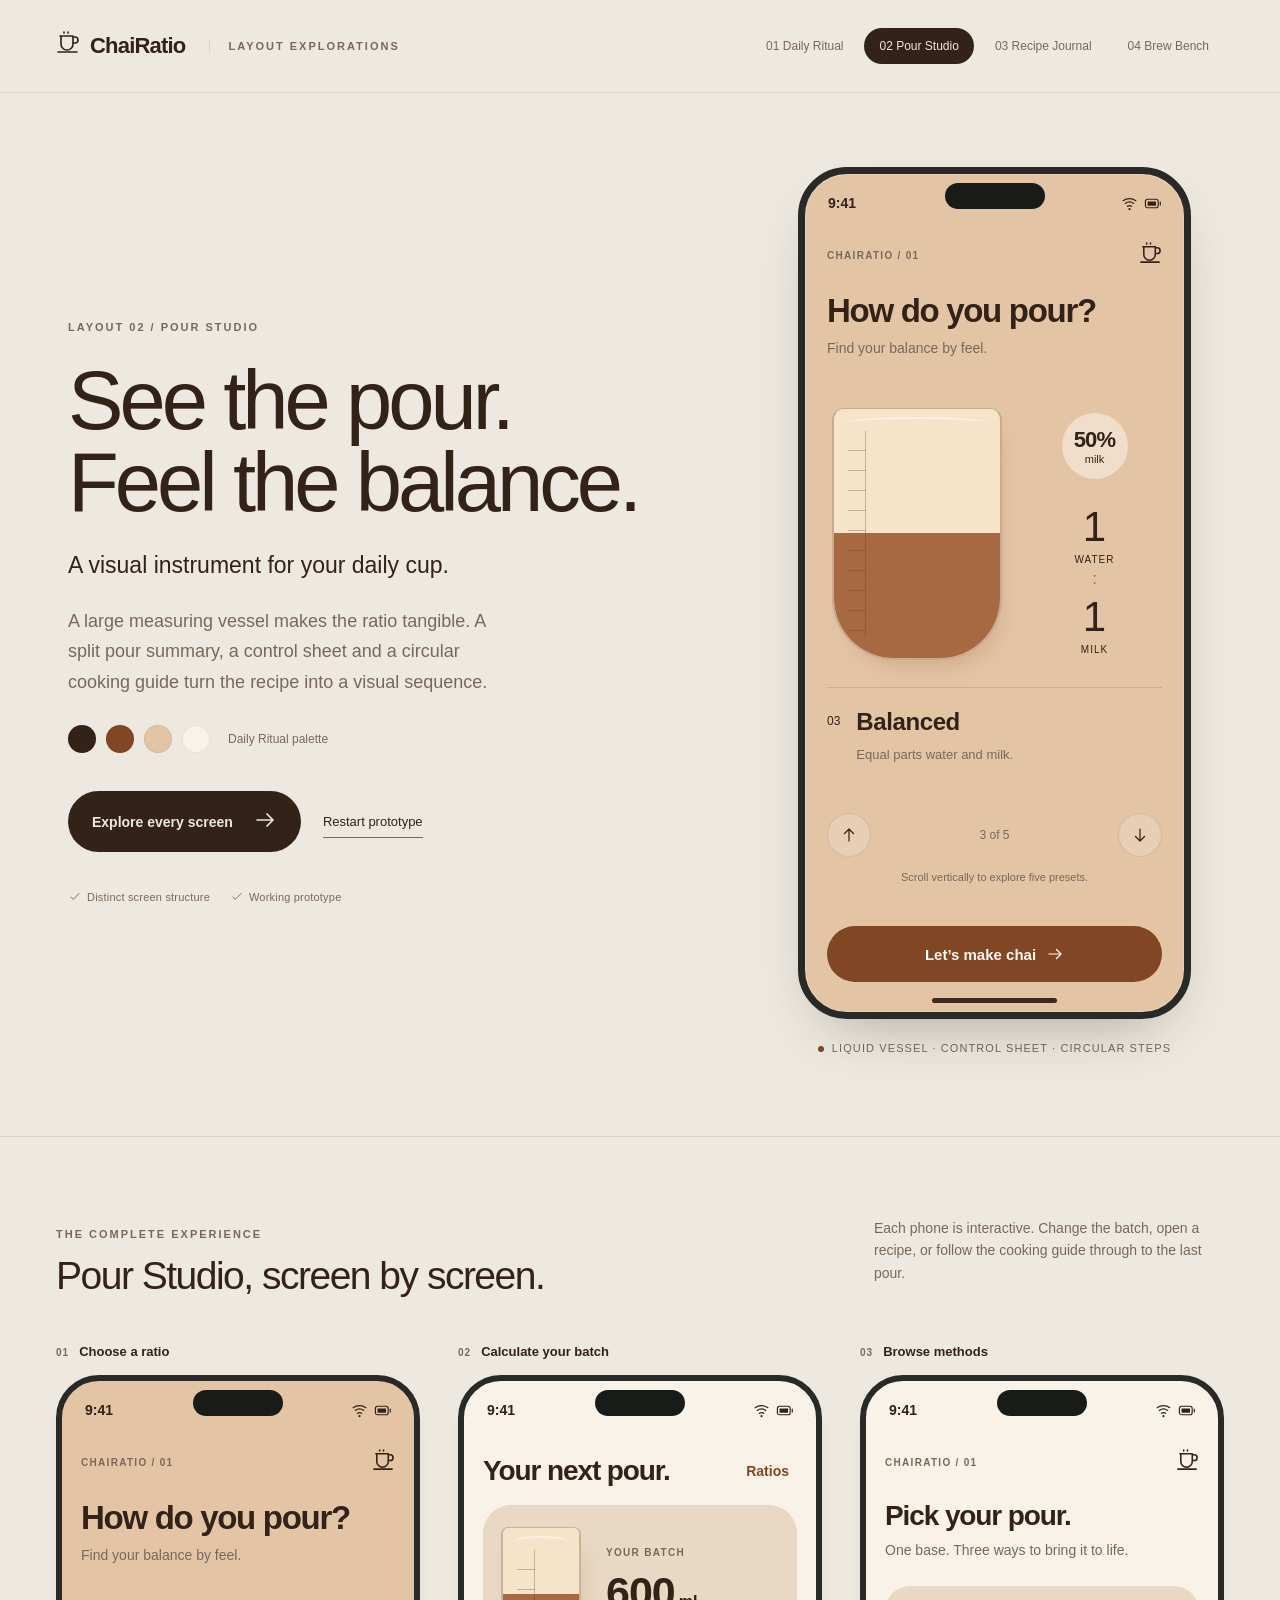
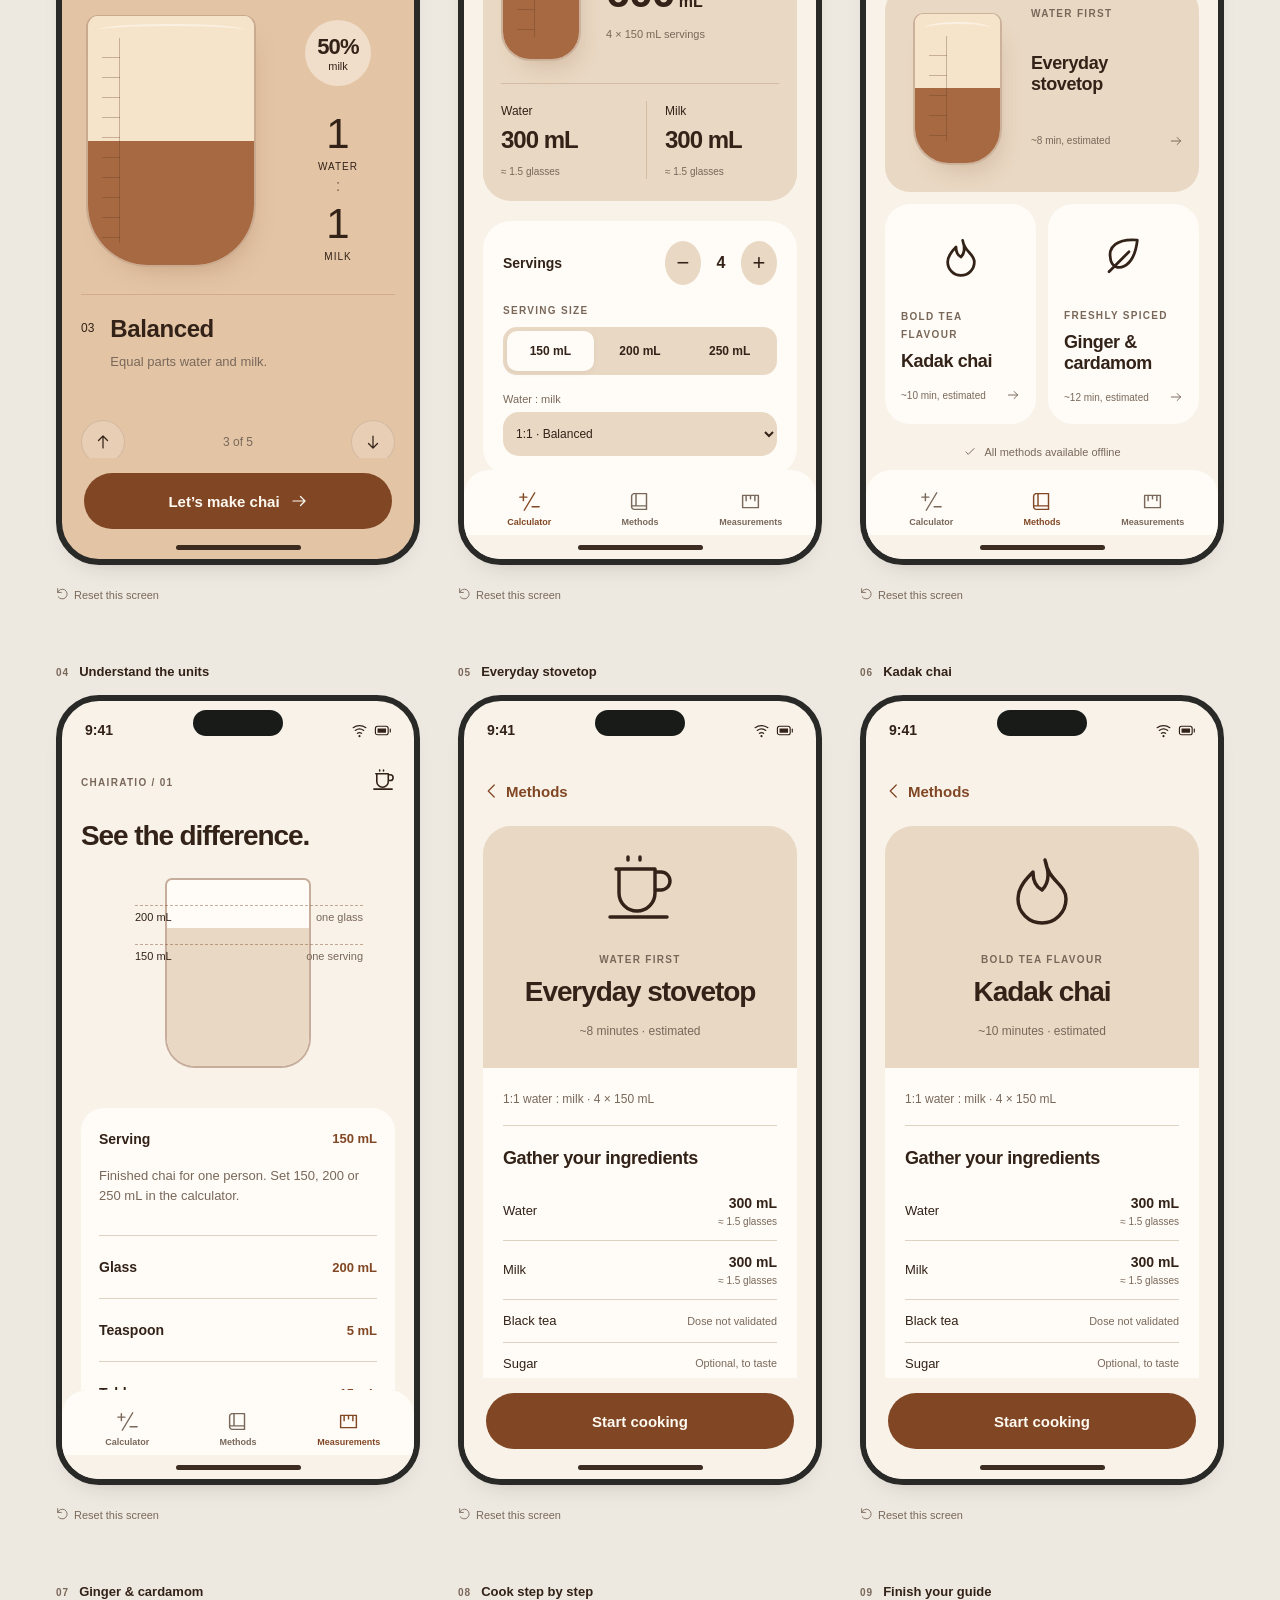
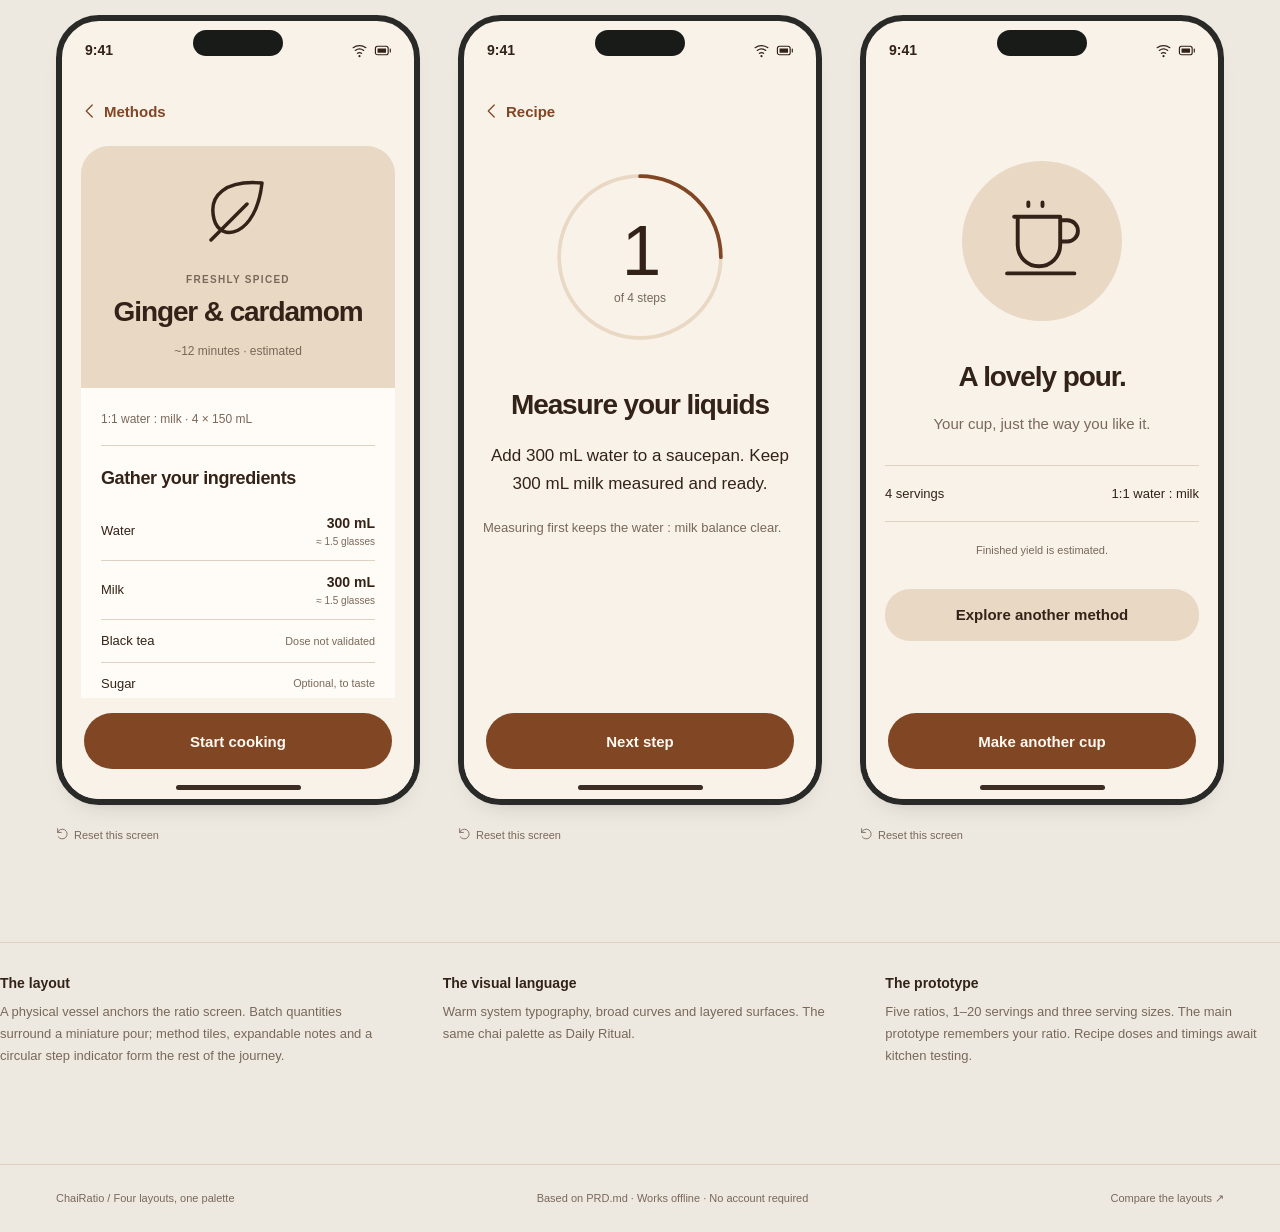
<file: design-showcase/clarity.html>
<!doctype html><html lang="en"><head><meta charset="utf-8"><meta name="viewport" content="width=device-width,initial-scale=1"><meta name="color-scheme" content="light"><meta name="description" content="Four structurally different ChaiRatio iOS concepts in one warm chai palette."><title>Pour Studio · ChaiRatio</title><style>*{box-sizing:border-box}html{scroll-behavior:smooth}body{margin:0;font-family:-apple-system,BlinkMacSystemFont,'Segoe UI',sans-serif;background:var(--page);color:var(--ink);-webkit-font-smoothing:antialiased}button,input,select{font:inherit}button,a,input,select{-webkit-tap-highlight-color:transparent}button{cursor:pointer}button:disabled{cursor:default;opacity:.35}a{color:inherit;text-decoration:none}button:focus-visible,a:focus-visible,input:focus-visible,select:focus-visible{outline:3px solid var(--accent);outline-offset:4px}svg{width:24px;height:24px;stroke:currentColor;fill:none;stroke-width:1.65;stroke-linecap:round;stroke-linejoin:round;flex:none}button{color:inherit}body[data-theme=ritual]{--page:#eee9e0;--bg:#f8f2e9;--card:#fffcf7;--ink:#332218;--muted:#79685a;--accent:#814725;--on:#fffaf1;--soft:#e9d8c3;--line:#ddd1c1;--radius:23px;--hero:#dfbc98;--heading:Georgia,'Times New Roman',serif}body[data-theme=clarity]{--page:#edf0f4;--bg:#f3f4f7;--card:#fff;--ink:#1d2530;--muted:#626b78;--accent:#285db4;--on:#fff;--soft:#e5ecf8;--line:#dbe0e8;--radius:17px;--hero:#ede5da;--heading:-apple-system,BlinkMacSystemFont,'Segoe UI',sans-serif}body[data-theme=botanical]{--page:#e8ede3;--bg:#f1f5ec;--card:#fbfdf7;--ink:#253e32;--muted:#5f7063;--accent:#37654c;--on:#fff;--soft:#dce7d2;--line:#d4dece;--radius:30px;--hero:#e3ddc4;--heading:Georgia,'Times New Roman',serif}body[data-theme=after-hours]{--page:#151713;--bg:#1a1d18;--card:#262b23;--ink:#f5f1e8;--muted:#b6bdac;--accent:#d6e7ac;--on:#26321d;--soft:#353e2c;--line:#3b4235;--radius:20px;--hero:#413629;--heading:-apple-system,BlinkMacSystemFont,'Segoe UI',sans-serif}
.site-nav{max-width:1480px;margin:auto;display:flex;align-items:center;justify-content:space-between;padding:28px 56px;border-bottom:1px solid var(--line);gap:20px}.wordmark{font-weight:750;letter-spacing:-.8px;font-size:22px;display:flex;align-items:center;gap:10px}.site-nav small{font-size:11px;text-transform:uppercase;letter-spacing:2px;margin-left:14px;border-left:1px solid var(--line);padding-left:18px;color:var(--muted)}.directions{display:flex;gap:6px;flex-wrap:wrap}.directions a{font-size:12px;padding:11px 15px;border-radius:30px;color:var(--muted)}.directions a[aria-current=page]{background:var(--ink);color:var(--page)}.hero-layout{max-width:1240px;margin:0 auto;display:grid;grid-template-columns:1fr 435px;gap:90px;padding:74px 48px 82px;align-items:center}.eyebrow{font-size:11px;font-weight:650;letter-spacing:2px;text-transform:uppercase;color:var(--muted)}.hero-copy h1{font-family:var(--heading);font-size:clamp(58px,6.5vw,88px);line-height:.99;font-weight:500;letter-spacing:-4px;margin:25px 0}.hero-copy>p{font-size:18px;line-height:1.7;color:var(--muted);max-width:440px}.hero-copy .intro{font-size:23px;color:var(--ink);line-height:1.45}.swatches{display:flex;align-items:center;gap:10px;margin:28px 0 38px}.swatches i{width:28px;height:28px;border:1px solid #0001;border-radius:50%;display:block}.swatches span{font-size:12px;color:var(--muted);margin-left:8px}.hero-actions{display:flex;align-items:center;gap:22px;flex-wrap:wrap}.site-button{display:inline-flex;align-items:center;gap:20px;background:var(--ink);color:var(--page);padding:17px 24px;border-radius:40px;border:0;font-size:14px;font-weight:600}.text-link{font-size:13px;border-bottom:1px solid var(--muted);padding:8px 0}.feature-list{display:flex;gap:20px;margin-top:38px;color:var(--muted);font-size:11px;letter-spacing:.2px}.feature-list span{display:flex;gap:5px;align-items:center}.feature-list svg{width:14px;height:14px}.hero-device{position:relative;justify-self:center}.device-caption{font-size:11px;letter-spacing:1.1px;text-transform:uppercase;text-align:center;color:var(--muted);margin-top:23px}.device-caption b{width:6px;height:6px;display:inline-block;background:var(--accent);border-radius:50%;margin-right:8px}.phone{width:393px;height:852px;max-width:100%;border:7px solid #292a28;border-radius:49px;background:var(--bg);overflow:hidden;display:flex;flex-direction:column;position:relative;box-shadow:0 26px 64px -28px #0005,0 0 0 1px #ffffff30 inset;font-size:16px;isolation:isolate;color:var(--ink)}.status{height:53px;flex:none;display:flex;align-items:center;justify-content:space-between;padding:5px 23px 0;font-size:14px;font-weight:650;position:relative}.status:after{content:'';position:absolute;background:#191b18;width:100px;height:26px;border-radius:20px;top:9px;left:calc(50% - 50px)}.status-icons{display:flex;align-items:center;gap:6px}.status-icons svg{width:17px;height:17px}.phone-content{flex:1;min-height:0;overflow:auto;overscroll-behavior:contain;scrollbar-width:none;padding:15px 22px 22px}.phone-content::-webkit-scrollbar{display:none}.home-indicator{height:24px;flex:none;display:grid;place-items:center;background:var(--bg)}.home-indicator:after{content:'';height:5px;width:125px;background:var(--ink);border-radius:9px;opacity:.95}.phone h2{font-size:31px;line-height:1.12;letter-spacing:-1.1px;margin:0;font-weight:700}.phone h3{margin:0;font-size:21px;line-height:1.2;letter-spacing:-.4px}.phone p{line-height:1.5;margin:0}.phone .sub{font-size:14px;color:var(--muted);margin-top:8px}.topline{display:flex;align-items:center;justify-content:space-between;gap:10px;margin-bottom:22px}.topline a,.topline button{border:0;background:none;color:var(--accent);font-size:14px;font-weight:650;min-height:44px;padding:0 8px}.brand{font-size:20px;font-weight:750;letter-spacing:-.7px}.label{font-size:11px;text-transform:uppercase;letter-spacing:1.3px;font-weight:650;color:var(--muted)}.card{border-radius:var(--radius);background:var(--card);padding:20px;margin-top:16px}.primary,.secondary{width:100%;min-height:52px;border:0;border-radius:17px;font-weight:650;padding:14px 18px;font-size:15px;display:flex;justify-content:center;align-items:center;gap:10px}.primary{background:var(--accent);color:var(--on)}.secondary{background:var(--soft);color:var(--ink)}.primary svg,.secondary svg{width:18px;height:18px}.action-footer{padding:10px 22px 6px;flex:none;background:var(--bg)}.tabs{display:grid;grid-template-columns:repeat(3,1fr);padding:9px 10px 3px;border-top:1px solid var(--line);background:var(--bg);flex:none}.tabs button{border:0;background:none;display:flex;flex-direction:column;align-items:center;justify-content:center;gap:5px;min-height:47px;font-size:9px;color:var(--muted);font-weight:550}.tabs button.active{color:var(--accent)}.tabs svg{width:21px;height:21px}.back{display:flex;align-items:center;gap:5px;min-height:44px;padding:0;border:0;background:none;color:var(--accent);font-size:15px;font-weight:550;margin-bottom:13px}.back svg{width:18px}.divider{border:0;border-top:1px solid var(--line);margin:20px 0}.fine{font-size:11px!important;line-height:1.5!important;color:var(--muted)}.section-label{font-size:14px;font-weight:650;margin:22px 0 10px}.row{display:flex;justify-content:space-between;align-items:center;gap:14px}.ratio-phone{background:var(--ratio-bg);transition:background .3s}.ratio-phone .home-indicator,.ratio-phone .action-footer{background:transparent}.ratio-phone .phone-content{padding-bottom:10px}.ratio-phone .topline{margin-bottom:22px}.ratio-kicker{font-family:var(--heading);font-size:35px!important;font-weight:500!important;line-height:1.1!important}.ratio-viewport{height:404px;overflow-y:auto;scroll-snap-type:y mandatory;scrollbar-width:none;overscroll-behavior:contain;margin-top:20px;outline-offset:-3px}.ratio-slide{height:100%;scroll-snap-align:start;scroll-snap-stop:always;padding:18px 0;display:flex;flex-direction:column;justify-content:center}.ratio-value{font-size:117px;line-height:1.1;font-weight:650;letter-spacing:-8px;margin:6px 0 10px;font-variant-numeric:lining-nums}.ratio-title{font-size:27px!important;font-weight:600;margin:7px 0 10px!important}.ratio-description{font-size:15px;max-width:290px;min-height:44px}.liquid-bar{height:12px;border-radius:30px;overflow:hidden;display:flex;width:100%;margin:22px 0 12px}.liquid-bar .water{background:#99603b}.liquid-bar .milk{background:#f7e3c6}.milk-share{font-size:13px;font-weight:600}.ratio-nav{display:flex;align-items:center;justify-content:space-between;margin-top:8px}.round-button{height:44px;width:44px;border-radius:50%;border:1px solid #79634b30;background:#ffffff28;display:grid;place-items:center}.round-button svg{width:18px}.ratio-progress{display:flex;gap:7px;align-items:center}.ratio-progress i{width:5px;height:5px;border-radius:50%;background:currentColor;opacity:.25}.ratio-progress i.selected{width:19px;border-radius:5px;opacity:1}.ratio-hint{text-align:center;font-size:11px;color:var(--muted);margin-top:12px!important}.cup-art{display:none}.split-ratio{display:none}.ingredient-results{display:grid;grid-template-columns:1fr 1fr;gap:12px;margin-top:14px}.ingredient{background:var(--card);border-radius:var(--radius);padding:19px 16px}.ingredient .ingredient-name{font-size:13px;color:var(--muted);display:flex;align-items:center;gap:7px}.ingredient svg{width:18px;height:18px}.ingredient strong{display:block;font-size:30px;letter-spacing:-1px;margin:12px 0 7px;font-variant-numeric:tabular-nums;white-space:nowrap}.ingredient strong small{font-size:16px;font-weight:500;letter-spacing:0}.ingredient .equivalent{font-size:11px;color:var(--muted);display:block}.batch-note{margin:12px 1px 17px!important;font-size:11px;color:var(--muted)}.controls{padding:16px}.controls label{font-size:14px;font-weight:550}.stepper{display:flex;align-items:center;gap:5px}.stepper button{width:44px;height:44px;background:var(--soft);border:0;border-radius:13px;font-size:22px}.stepper input{width:43px;height:44px;padding:0;text-align:center;border:1px solid transparent;background:transparent;color:var(--ink);font-weight:650;appearance:textfield;-moz-appearance:textfield}.stepper input::-webkit-inner-spin-button{appearance:none}.segmented{display:flex;background:var(--soft);padding:4px;border-radius:14px;gap:3px;margin-top:9px}.segmented button{min-height:40px;flex:1;min-width:0;padding:6px 3px;border:0;background:none;border-radius:10px;color:var(--ink);font-size:12px;font-weight:550}.segmented button.selected{background:var(--card);box-shadow:0 2px 7px #0000000c}.size-control{margin-top:18px}.ratio-control{margin-top:18px;display:flex;align-items:center;justify-content:space-between;gap:10px}.ratio-control select{border:0;background:var(--soft);padding:12px 9px;border-radius:12px;color:var(--ink);max-width:180px;font-size:12px;min-height:44px}.taste-group{margin-top:17px}.taste-group .label{text-transform:none;letter-spacing:0;font-size:12px}.dose-note{display:flex;gap:9px;align-items:flex-start;background:var(--soft);border-radius:14px;padding:12px;margin:17px 0;font-size:11px;color:var(--muted);line-height:1.45}.dose-note svg{width:16px;height:16px;margin-top:1px}.method-card{display:block;width:100%;border:0;text-align:left;color:var(--ink);background:var(--card);padding:20px;border-radius:var(--radius);margin-top:15px;position:relative}.method-art{height:65px;display:flex;justify-content:space-between;align-items:flex-start;margin-bottom:12px}.method-art>svg{width:40px;height:40px}.method-number{font-size:11px;letter-spacing:1px;color:var(--muted)}.method-card p{font-size:13px;color:var(--muted);margin:7px 0 14px}.method-meta{font-size:10px;display:flex;justify-content:space-between;align-items:center;color:var(--muted)}.method-meta svg{width:16px;height:16px}.method-card.featured{background:var(--soft)}.offline{display:flex;align-items:center;gap:7px;justify-content:center;margin:20px 0!important;color:var(--muted);font-size:11px}.offline svg{width:14px;height:14px}.detail-hero{background:var(--soft);border-radius:var(--radius);padding:24px 20px}.detail-hero>svg{width:40px;height:40px;margin-bottom:20px}.detail-hero h2{font-family:var(--heading);font-size:30px}.pill{display:inline-block;font-size:10px;padding:6px 10px;border-radius:20px;border:1px solid var(--line);margin-top:13px}.facts{display:grid;grid-template-columns:repeat(3,1fr);gap:7px;margin:20px 0;text-align:center}.facts span{display:block;font-size:10px;color:var(--muted);margin-top:6px}.facts strong{font-size:14px}.ingredients-list{list-style:none;padding:0;margin:13px 0 0}.ingredients-list li{display:flex;justify-content:space-between;align-items:center;gap:10px;font-size:13px;line-height:1.5;padding:11px 0;border-bottom:1px solid var(--line)}.ingredients-list li:last-child{border:0}.ingredients-list small{color:var(--muted)}.equipment{font-size:13px;line-height:1.7!important;color:var(--muted)}.step-progress{display:flex;gap:6px;margin:20px 0 24px}.step-progress i{height:5px;flex:1;border-radius:5px;background:var(--soft)}.step-progress i.active{background:var(--accent)}.instruction{background:var(--card);border-radius:var(--radius);padding:25px 23px;min-height:350px}.step-number{font-family:var(--heading);font-size:80px;line-height:1;color:var(--accent);letter-spacing:-4px;margin:25px 0}.instruction h2{font-family:var(--heading);font-size:29px;line-height:1.1}.instruction p{font-size:18px;line-height:1.55;margin-top:20px}.step-tip{font-size:13px;color:var(--muted);margin:20px 0!important}.measure-comparison{display:grid;grid-template-columns:1fr 1fr;gap:15px;background:var(--soft);padding:21px;border-radius:var(--radius);margin:21px 0}.measure-comparison svg{width:31px;height:31px;margin-bottom:12px}.measure-comparison strong{display:block;font-size:23px;letter-spacing:-.5px}.measure-comparison span{font-size:11px;color:var(--muted)}.definition{background:var(--card);padding:18px;border-radius:18px;margin-top:10px}.definition h3{font-size:15px}.definition strong{font-size:14px;font-weight:600}.definition p{font-size:12px;color:var(--muted);margin-top:8px}.complete{text-align:center;padding-top:80px}.complete>svg{height:68px;width:68px;color:var(--accent);margin-bottom:26px}.complete h2{font-family:var(--heading);font-size:38px}.complete>p{margin:18px 0 25px;font-size:16px;color:var(--muted)}.gallery-section{max-width:1440px;margin:auto;padding:66px 56px 90px;border-top:1px solid var(--line)}.section-head{display:flex;justify-content:space-between;align-items:end;margin-bottom:46px;gap:24px}.section-head h2{font-size:39px;letter-spacing:-1.5px;font-family:var(--heading);font-weight:500;margin:12px 0 0}.section-head p{max-width:350px;font-size:14px;line-height:1.6;color:var(--muted)}.screen-grid{display:grid;grid-template-columns:repeat(3,minmax(0,1fr));gap:52px 38px}.screen-item{min-width:0}.screen-label{display:flex;gap:10px;align-items:baseline;margin-bottom:16px;font-size:13px;font-weight:600}.screen-label span{font-size:10px;letter-spacing:1px;color:var(--muted)}.screen-item .phone{width:100%;height:790px;border-width:6px;border-radius:43px;box-shadow:0 12px 30px -23px #0006}.screen-item .phone-content{padding-left:19px;padding-right:19px}.screen-item .ratio-value{font-size:102px}.screen-item .ratio-viewport{height:380px}.screen-item .ratio-kicker{font-size:31px!important}.screen-item .status:after{width:90px;left:calc(50% - 45px)}.screen-item .ingredient strong{font-size:26px}.screen-item .phone h2{font-size:28px}.screen-reset{margin-top:12px;font-size:11px;border:0;background:none;color:var(--muted);padding:10px 0;display:flex;align-items:center;gap:5px}.screen-reset svg{width:13px;height:13px}.design-notes{max-width:1328px;margin:0 auto 65px;padding:32px 0;border-top:1px solid var(--line);display:grid;grid-template-columns:1fr 1fr 1fr;gap:48px}.design-notes h3{font-size:14px;margin:0 0 10px}.design-notes p{font-size:13px;line-height:1.7;color:var(--muted);margin:0}.site-footer{padding:27px 56px;border-top:1px solid var(--line);display:flex;justify-content:space-between;color:var(--muted);font-size:11px;gap:20px}.sr-only{position:absolute;width:1px;height:1px;overflow:hidden;clip:rect(0,0,0,0);white-space:nowrap}.field-error{font-size:11px;color:var(--accent);margin-top:8px!important}.index-hero{max-width:1050px;padding:90px 35px 45px;margin:auto;text-align:center}.index-hero h1{font-family:Georgia,serif;font-size:72px;font-weight:400;letter-spacing:-3px;line-height:1.05;margin:22px auto}.index-hero p{color:var(--muted);font-size:17px;line-height:1.7;max-width:640px;margin:auto}.direction-grid{display:grid;grid-template-columns:repeat(2,1fr);max-width:1150px;margin:25px auto 80px;gap:25px;padding:0 28px}.direction-card{display:block;border:1px solid #0001;border-radius:24px;padding:35px;transition:transform .2s}.direction-card:hover{transform:translateY(-4px)}.direction-card .card-top{display:flex;justify-content:space-between;font-size:11px;text-transform:uppercase;letter-spacing:1.5px}.direction-card h2{font-family:var(--heading);font-size:38px;letter-spacing:-1px;font-weight:500;margin:28px 0 12px}.direction-card p{font-size:14px;opacity:.7;line-height:1.5;margin:0;max-width:290px}.mini-ratio{height:190px;display:flex;justify-content:center;align-items:center;font-size:114px;letter-spacing:-8px;font-family:var(--heading);margin:15px 0}.direction-card .card-bottom{display:flex;justify-content:space-between;border-top:1px solid #8884;padding-top:20px;font-size:12px}.direction-card.ritual{background:#e2c4a5;color:#352419;--heading:Georgia,serif}.direction-card.clarity{background:#f7f9fc;color:#244574;--heading:-apple-system,sans-serif}.direction-card.botanical{background:#dce6d3;color:#2d503e;--heading:Georgia,serif}.direction-card.after-hours{background:#232820;color:#d6e7ac;--heading:-apple-system,sans-serif}
/* The four directions change composition, not just color. */
[data-theme=ritual] .phone h2,[data-theme=ritual] .ratio-value{font-family:Georgia,serif;font-weight:400}[data-theme=ritual] .ratio-value{font-size:128px}[data-theme=ritual] .primary,[data-theme=ritual] .secondary{border-radius:30px}[data-theme=ritual] .method-card.featured .method-art{height:100px}[data-theme=ritual] .method-card.featured .method-art>svg{width:64px;height:64px}[data-theme=clarity] .ratio-slide{background:var(--card);border-radius:24px;padding:25px 20px;justify-content:space-between}[data-theme=clarity] .ratio-value{display:none}[data-theme=clarity] .split-ratio{display:flex;align-items:center;justify-content:center;gap:20px;margin:10px 0}[data-theme=clarity] .split-ratio b{font-size:75px;line-height:1;letter-spacing:-4px}[data-theme=clarity] .split-ratio span{font-size:12px;display:flex;flex-direction:column;align-items:center;gap:9px;color:var(--muted)}[data-theme=clarity] .split-ratio b{color:var(--ink)}[data-theme=clarity] .split-ratio em{font-size:35px;color:var(--line);font-style:normal}[data-theme=clarity] .ratio-description{min-height:0}[data-theme=clarity] .ratio-title{font-size:22px!important;margin:0!important}[data-theme=clarity] .liquid-bar{margin:10px 0}[data-theme=clarity] .ingredient-results{display:block;background:var(--card);border-radius:var(--radius);padding:0 17px}[data-theme=clarity] .ingredient{display:grid;grid-template-columns:1fr auto;padding:13px 0;border-radius:0;gap:5px}[data-theme=clarity] .ingredient+.ingredient{border-top:1px solid var(--line)}[data-theme=clarity] .ingredient strong{margin:0;font-size:27px;grid-column:2;grid-row:1/3}[data-theme=clarity] .ingredient .equivalent{grid-column:1}[data-theme=clarity] .method-card{padding:19px 16px;display:grid;grid-template-columns:42px 1fr;gap:5px 15px}[data-theme=clarity] .method-art{grid-row:1/4;height:auto;margin:0;align-items:center}[data-theme=clarity] .method-art>svg{width:32px;height:32px;color:var(--accent)}[data-theme=clarity] .method-number{display:none}[data-theme=clarity] .method-card h3{font-size:18px}[data-theme=clarity] .method-card p{margin:2px 0 7px}[data-theme=clarity] .definition{border-radius:0;margin:0;padding:17px 2px;background:none;border-bottom:1px solid var(--line)}[data-theme=clarity] .instruction{background:transparent;padding:8px 0}[data-theme=clarity] .step-number{font-size:64px;margin:25px 0 35px}[data-theme=botanical] .ratio-slide{align-items:center;text-align:center;padding:10px 12px}[data-theme=botanical] .ratio-viewport{height:414px}[data-theme=botanical] .cup-art{display:grid;place-items:center;width:132px;height:132px;min-height:132px;border-radius:50%;background:#ffffff60;box-shadow:0 0 0 13px #ffffff1a;margin:5px 0 20px}[data-theme=botanical] .cup-art svg{width:65px;height:65px;stroke-width:1.25}[data-theme=botanical] .ratio-value{font-size:70px;letter-spacing:-4px;margin:4px 0}[data-theme=botanical] .ratio-title{font-family:Georgia,serif;font-size:24px!important;margin:1px 0 6px!important}[data-theme=botanical] .liquid-bar{margin:12px 0 8px;width:80%;height:8px}[data-theme=botanical] .ratio-description{min-height:0}[data-theme=botanical] .primary,[data-theme=botanical] .secondary{border-radius:30px}[data-theme=botanical] .method-art{height:75px;justify-content:center}[data-theme=botanical] .method-art>svg{background:var(--soft);width:64px;height:64px;padding:15px;border-radius:50%}[data-theme=botanical] .method-number{position:absolute;right:22px;top:23px}[data-theme=botanical] .method-card{text-align:center}[data-theme=botanical] .instruction{text-align:center;border-radius:40px}[data-theme=after-hours] .hero-copy h1{font-weight:600;letter-spacing:-5px}[data-theme=after-hours] .ratio-value{font-size:128px;font-weight:500}[data-theme=after-hours] .ingredient-results{background:var(--accent);border-radius:var(--radius);padding:6px 20px;display:block;color:var(--on)}[data-theme=after-hours] .ingredient{background:none;border-radius:0;padding:15px 0;display:grid;grid-template-columns:1fr auto;align-items:center;gap:6px}[data-theme=after-hours] .ingredient+.ingredient{border-top:1px solid #26321d33}[data-theme=after-hours] .ingredient strong{grid-column:2;grid-row:1/3;margin:0;font-size:36px}[data-theme=after-hours] .ingredient .ingredient-name,[data-theme=after-hours] .ingredient .equivalent{color:var(--on)}[data-theme=after-hours] .method-card{background:none;border-radius:0;border-bottom:1px solid var(--line);padding:22px 0}[data-theme=after-hours] .method-art{height:38px;margin:0 0 12px;align-items:center;color:var(--accent)}[data-theme=after-hours] .method-art>svg{width:25px;height:25px}[data-theme=after-hours] .method-number{font-size:29px;color:var(--accent);font-weight:300}[data-theme=after-hours] .instruction{border:1px solid var(--line);background:transparent}[data-theme=after-hours] .measure-comparison{background:var(--accent);color:var(--on)}[data-theme=after-hours] .measure-comparison span{color:var(--on)}
@media(min-width:1550px){.screen-grid{grid-template-columns:repeat(4,minmax(0,1fr))}.gallery-section{max-width:1750px}.screen-item .phone{height:790px}}@media(max-width:1100px){.hero-layout{gap:40px;padding:55px 30px}.site-nav{padding:24px 30px}.site-nav small{display:none}.gallery-section{padding:55px 30px}.screen-grid{grid-template-columns:repeat(2,minmax(0,1fr));max-width:830px;margin:auto}.screen-item .phone{max-width:393px;margin:auto}.design-notes{margin:0 30px 50px;gap:25px}.hero-copy h1{font-size:67px}.phone{width:375px;height:820px}.hero-layout{grid-template-columns:1fr 390px}}@media(max-width:760px){.site-nav{flex-wrap:wrap;padding:22px}.directions{width:100%;justify-content:space-between}.directions a{padding:10px;font-size:11px}.hero-layout{grid-template-columns:1fr;gap:40px;padding:48px 22px 54px}.hero-copy{text-align:center}.hero-copy h1{font-size:65px;letter-spacing:-3px}.hero-copy p{margin-left:auto;margin-right:auto}.swatches,.hero-actions,.feature-list{justify-content:center}.hero-copy>p{font-size:16px}.hero-device{width:100%;display:flex;align-items:center;flex-direction:column}.phone{width:393px;height:852px}.section-head{display:block}.section-head p{margin-top:20px}.gallery-section{padding:45px 20px}.screen-grid{grid-template-columns:1fr;max-width:393px}.screen-item .phone{height:852px}.design-notes{grid-template-columns:1fr;gap:25px;margin:0 23px 40px}.site-footer{padding:24px;flex-direction:column}.direction-grid{grid-template-columns:1fr;padding:0 20px}.index-hero{padding:55px 24px 35px}.index-hero h1{font-size:52px}.direction-card{padding:28px}.phone h2{font-size:29px}.section-head h2{font-size:34px}}@media(max-width:370px){.phone-content{padding-left:17px;padding-right:17px}.ratio-kicker{font-size:30px!important}.ratio-value{font-size:104px!important}.hero-copy h1{font-size:55px}.ingredient strong{font-size:25px}.stepper{gap:0}.ingredient{padding:15px 12px}.status{padding-left:16px;padding-right:16px}.status:after{width:85px;left:calc(50% - 42.5px)}}@media(prefers-reduced-motion:reduce){html{scroll-behavior:auto}*{transition:none!important;animation:none!important}}@media print{.site-nav,.hero-actions,.screen-reset,.site-footer{display:none}.hero-layout{display:block}.hero-device{display:none}.screen-grid{grid-template-columns:repeat(2,1fr)}.screen-item{break-inside:avoid}.phone{box-shadow:none}.gallery-section{padding:20px}.design-notes{display:block}}
/* Allow the preview's grid track to shrink to a small device viewport. */
.hero-copy,.hero-device{min-width:0}
@media(max-width:760px){.hero-layout{grid-template-columns:minmax(0,1fr)}.feature-list{flex-wrap:wrap;gap:12px}.hero-device .phone{width:min(393px,100%)}}

/* Revision 2: one palette, four independent compositions. */
body[data-theme]{--page:#eee9e0;--bg:#f8f2e9;--card:#fffcf7;--ink:#332218;--muted:#79685a;--accent:#814725;--on:#fffaf1;--soft:#e9d8c3;--line:#ddd1c1;--hero:#dfbc98}
body[data-theme=clarity]{--radius:28px;--heading:-apple-system,BlinkMacSystemFont,'Segoe UI',sans-serif}
body[data-theme=botanical]{--radius:2px;--heading:Georgia,'Times New Roman',serif}
body[data-theme=after-hours]{--radius:12px;--heading:-apple-system,BlinkMacSystemFont,'Segoe UI',sans-serif}
.phone[data-route] .small-cap{font-size:10px;line-height:1.5;font-weight:650;text-transform:uppercase;letter-spacing:1.3px;color:var(--muted)}
.concept-nav{display:flex;justify-content:space-between;align-items:center;margin:0 0 24px}.concept-nav svg{width:23px;height:23px}.phone h2{white-space:pre-line}.custom-viewport{height:428px;margin-top:24px}.custom-slide{padding:0;display:block}.phone .custom-slide .ratio-value{display:block}.ratio-position{font-size:12px;color:var(--muted)}.batch-controls{margin:20px 0;padding:0}.batch-controls> .row>label{font-size:14px;font-weight:550}.taste-drawer{margin:22px 0 0;border-top:1px solid var(--line);border-bottom:1px solid var(--line);padding:16px 0}.taste-drawer>summary{min-height:44px;display:flex;align-items:center;justify-content:space-between;font-size:14px;font-weight:600;cursor:pointer;list-style:none;gap:12px}.taste-drawer>summary span{font-size:11px;color:var(--muted);font-weight:450}.taste-drawer summary::-webkit-details-marker{display:none}.taste-drawer .dose-note{margin-bottom:0}.detail-fact-line{font-size:12px;color:var(--muted);border-bottom:1px solid var(--line);padding-bottom:17px;margin-bottom:22px!important}.ingredients-list b{font-size:14px;text-align:right;font-weight:600}.ingredients-list b small{display:block;font-size:10px;font-weight:400}.concept-complete{padding-top:72px;text-align:center}.concept-complete>svg{width:58px;height:58px;color:var(--accent);margin-bottom:30px}.concept-complete>p{font-size:15px;color:var(--muted);margin:20px 0 30px}.finish-facts{display:flex;justify-content:space-between;gap:8px;font-size:13px;border-top:1px solid var(--line);border-bottom:1px solid var(--line);padding:20px 0}.concept-complete .secondary{margin-top:28px}.concept-method{cursor:pointer;color:var(--ink);border:0;min-width:0;text-align:left}.phone .topline>button{min-width:44px}.phone details summary{cursor:pointer}.phone details p{font-size:13px;color:var(--muted);line-height:1.6;margin:12px 0}.phone details:not(.taste-drawer){border-bottom:1px solid var(--line);padding:16px 0}.phone details:not(.taste-drawer) summary{min-height:30px;font-size:14px;font-weight:550}
/* POUR STUDIO — volume as a physical object; supporting controls in a sheet. */
[data-theme=clarity] .phone .primary{border-radius:28px;min-height:56px}[data-theme=clarity] .phone .secondary{border-radius:25px}[data-theme=clarity] .phone{background:var(--bg)}[data-theme=clarity] .ratio-phone{background:var(--ratio-bg)}[data-theme=clarity] .ratio-phone .phone-content{padding-bottom:0}[data-theme=clarity] .ratio-phone h2{font-size:33px;font-weight:650;letter-spacing:-1.3px}[data-theme=clarity] .phone .custom-slide{background:none;border-radius:0;padding:0;display:block}[data-theme=clarity] .custom-viewport{height:422px}.pour-scene{display:flex;gap:30px;height:304px;align-items:center;padding:20px 5px 22px}.pour-vessel{width:170px;height:252px;border:2px solid #81472550;border-top-width:1px;border-radius:12px 12px 62px 62px;position:relative;overflow:hidden;box-shadow:inset 8px 0 16px #ffffff50,7px 15px 25px -13px #81472540;background:#fcf6ec60;isolation:isolate;flex-shrink:0}.vessel-water{position:absolute;bottom:0;left:0;right:0;background:#a76942;z-index:-1}.vessel-milk{position:absolute;top:0;left:0;right:0;background:#f6e4ca;z-index:-1}.vessel-surface{position:absolute;top:8px;left:10px;right:10px;border-top:2px solid #ffffff80;border-radius:50%;height:12px}.vessel-ticks{position:absolute;top:22px;bottom:22px;left:14px;width:18px;background:repeating-linear-gradient(to bottom,transparent 0,transparent 19px,#603b2150 19px,#603b2150 20px);border-right:1px solid #603b2150}.pour-side{display:flex;flex-direction:column;align-items:center;gap:25px;flex:1}.ratio-stamp{width:66px;height:66px;border-radius:50%;background:#fffcf770;display:flex;flex-direction:column;justify-content:center;align-items:center;font-size:22px;font-weight:650;letter-spacing:-.8px}.ratio-stamp small{font-size:11px;font-weight:400;letter-spacing:0}.pour-relation{font-size:42px;font-weight:500;line-height:1.1;text-align:center}.pour-relation span{font-size:10px;display:block;text-transform:uppercase;letter-spacing:1px;font-weight:500;margin-top:4px}.pour-relation b{display:block;font-size:17px;font-weight:400;opacity:.5;margin:5px}.pour-caption{display:flex;gap:16px;border-top:1px solid #81472533;padding-top:20px}.pour-caption>span{font-size:12px;padding-top:6px}.pour-caption h3{font-size:24px}.pour-caption p{font-size:13px;color:var(--muted);margin-top:8px;max-width:235px}[data-theme=clarity] .action-footer{padding-top:15px}[data-theme=clarity] .tabs{border-radius:25px 25px 0 0;background:var(--card);border-top:0;padding-top:15px}[data-theme=clarity] .phone .topline{margin-bottom:12px}.pour-results{border-radius:28px;background:#e9d8c3;padding:22px 18px}.pour-result-visual{display:flex;align-items:center;gap:25px}.pour-vessel.small{width:80px;height:134px;border-radius:7px 7px 29px 29px}.pour-result-visual strong{display:block;font-size:43px;line-height:1.3;letter-spacing:-1px;margin:5px 0}.pour-result-visual strong small{font-size:16px;letter-spacing:0;margin-left:4px}.pour-result-visual p{font-size:11px;color:var(--muted)}.pour-amounts{display:grid;grid-template-columns:1fr 1fr;margin-top:22px;padding-top:17px;border-top:1px solid #81472530;gap:12px}.pour-amounts>div+div{border-left:1px solid #81472530;padding-left:18px}.pour-amounts span{font-size:12px}.pour-amounts strong{display:block;font-size:24px;white-space:nowrap;letter-spacing:-1px;margin:7px 0}.pour-amounts small{font-size:10px;color:var(--muted)}[data-theme=clarity] .batch-controls{background:var(--card);margin-top:20px;padding:20px;border-radius:28px}[data-theme=clarity] .stepper{gap:2px}[data-theme=clarity] .stepper button{width:36px;border-radius:50%}[data-theme=clarity] .stepper input{width:36px}[data-theme=clarity] .ratio-control{display:block}[data-theme=clarity] .ratio-control label{display:block;font-size:11px;color:var(--muted);margin-bottom:7px}[data-theme=clarity] .ratio-control select{max-width:none;width:100%;background:var(--soft);border-radius:16px}.studio-method-grid{display:grid;grid-template-columns:1fr 1fr;gap:12px;margin-top:25px}.studio-method-grid .concept-method{border-radius:25px;background:var(--card);padding:19px 16px}.studio-method-grid .method-0{grid-column:1/-1;display:grid;grid-template-columns:112px 1fr;column-gap:18px;align-content:center;background:var(--soft);min-height:206px}.studio-method-art{display:flex;align-items:center;justify-content:center;height:65px;margin-bottom:17px}.studio-method-art>svg{width:40px;height:40px}.studio-method-grid .method-0 .studio-method-art{grid-row:1/4;height:165px;margin:0}.pour-vessel.tiny{width:89px;height:152px;border-radius:10px 10px 36px 36px}.studio-method-grid .small-cap{font-size:8px}.studio-method-grid h3{font-size:18px;line-height:1.2;margin:9px 0 15px}.studio-method-grid p{font-size:10px;color:var(--muted);display:flex;gap:3px;justify-content:space-between;align-items:center}.studio-method-grid p svg{width:14px;height:14px}.studio-detail-cover{text-align:center;background:var(--soft);border-radius:28px 28px 0 0;padding:28px 20px}.studio-detail-cover>svg{width:72px;height:72px;margin:0 0 22px;stroke-width:1.15}.studio-detail-cover h2{font-size:30px;margin:9px 0 14px}.studio-detail-cover p{font-size:12px;color:var(--muted)}.studio-detail-sheet{background:var(--card);border-radius:0 0 28px 28px;padding:22px 20px}.studio-detail-sheet h3{font-size:18px}.studio-detail-sheet .ingredients-list{margin-bottom:18px}.studio-step-ring{position:relative;width:196px;height:196px;margin:26px auto 34px}.studio-step-ring>svg{width:196px;height:196px;transform:rotate(-90deg);stroke-width:3}.ring-track{stroke:var(--soft)}.ring-progress{stroke:var(--accent)}.studio-step-ring>div{position:absolute;inset:0;display:flex;flex-direction:column;justify-content:center;align-items:center}.studio-step-ring b{font-size:71px;font-weight:400;letter-spacing:-3px}.studio-step-ring span{font-size:12px;color:var(--muted)}.studio-instruction{text-align:center}.studio-instruction h2{font-size:31px}.studio-instruction p{font-size:17px;line-height:1.65;margin-top:21px}.studio-measure-visual{padding:26px 0;margin-bottom:14px}.measure-jug{width:146px;height:190px;border:2px solid #81472570;border-radius:7px 7px 30px 30px;margin:0 auto;position:relative;background:#fffcf7}.jug-liquid{position:absolute;inset:48px 0 0;background:var(--soft);border-radius:0 0 28px 28px}.jug-line{position:absolute;left:-32px;right:-54px;border-top:1px dashed #81472570;padding-top:5px;font-size:11px;display:flex;justify-content:space-between;gap:10px}.jug-line b{font-weight:500;color:var(--muted)}.glass-line{top:25px}.serving-line{top:64px}.measure-drawer{background:var(--card);padding:0 18px;border-radius:23px}.measure-drawer summary{display:flex;justify-content:space-between;align-items:center}.measure-drawer summary b{font-size:13px;color:var(--accent)}.measure-drawer details:last-child{border:0}.finish-cup{background:var(--soft);border-radius:50%;width:160px;height:160px;margin:0 auto 40px;display:grid;place-items:center}.finish-cup svg{width:85px;height:85px;stroke-width:1.1}
/* RECIPE JOURNAL — folios, rules and generous typography, no tile grid. */
[data-theme=botanical] .phone{background:#fbf6ed}[data-theme=botanical] .phone .phone-content{padding:20px 25px}[data-theme=botanical] .phone h2{font-family:Georgia,serif;font-size:38px;font-weight:400;letter-spacing:-1.3px}[data-theme=botanical] .phone .concept-nav{margin-bottom:26px}[data-theme=botanical] .ratio-phone{background:#fbf6ed}[data-theme=botanical] .custom-viewport{height:402px;margin-top:24px}[data-theme=botanical] .phone .custom-slide{text-align:left;display:block;padding:0;border:0;align-items:stretch}[data-theme=botanical] .ratio-phone .action-footer{background:#fbf6ed}[data-theme=botanical] .primary{border-radius:3px;min-height:52px}[data-theme=botanical] .secondary{border-radius:2px;background:none;border-bottom:1px solid var(--ink)}[data-theme=botanical] .tabs{background:#fbf6ed;padding-top:12px;border-top:1px solid var(--ink)}[data-theme=botanical] .tabs button.active{text-decoration:underline;text-underline-offset:4px}[data-theme=botanical] .tabs svg{display:none}[data-theme=botanical] .home-indicator{background:#fbf6ed}.journal-leaf{border-top:1px solid var(--ink);height:100%;padding-top:13px}.folio{font-size:8px;letter-spacing:1.3px;display:flex;justify-content:space-between;color:var(--muted)}.journal-ratio{display:flex;justify-content:space-around;align-items:baseline;margin-top:11px;font-family:Georgia,serif}.journal-ratio>span{font-size:100px;line-height:1.25;letter-spacing:-5px}.journal-ratio em{font-size:24px;color:var(--muted);font-weight:400}.journal-labels{display:flex;justify-content:space-around;font-size:9px;letter-spacing:1.8px;border-bottom:1px solid var(--line);padding-bottom:20px;margin-bottom:19px}.journal-leaf h3{font-family:Georgia,serif;font-size:28px;font-weight:400}.journal-leaf>p{font-size:13px;color:var(--muted);margin:9px 0 16px}.journal-footnote{display:flex;gap:15px;align-items:center}.journal-footnote i{font:italic 27px Georgia,serif}.journal-footnote span{font-size:10px;color:var(--muted);line-height:1.6}[data-theme=botanical] .ratio-nav{margin-top:15px;border-top:1px solid var(--line);padding-top:12px}[data-theme=botanical] .round-button{border:0;background:none;border-radius:0}.recipe-receipt{border-top:2px solid var(--ink);border-bottom:1px solid var(--ink);margin:26px 0 0;padding:16px 0 20px;background:none}.receipt-ratio{font:italic 19px Georgia,serif}.receipt-line{display:flex;align-items:baseline;gap:10px;margin-top:25px;font-family:Georgia,serif}.receipt-line>span{font-size:27px}.receipt-line i{flex:1;border-bottom:1px dotted var(--muted)}.receipt-line b{font-size:26px;white-space:nowrap;font-weight:400}.receipt-sub{text-align:right;font-size:10px;color:var(--muted);margin-top:5px!important}.receipt-total{display:flex;justify-content:space-between;align-items:center;border-top:1px solid var(--line);padding-top:17px;margin-top:23px;font-size:11px}.receipt-total strong{font-size:13px;font-weight:550}[data-theme=botanical] .stepper button{border-radius:0;background:none;border:1px solid var(--line);width:35px;height:39px;font-size:19px}[data-theme=botanical] .stepper input{width:31px;font:20px Georgia,serif}[data-theme=botanical] .segmented{border-radius:0;background:none;padding:0;gap:0;border-top:1px solid var(--line);border-bottom:1px solid var(--line)}[data-theme=botanical] .segmented button{border-radius:0;background:none;font-size:11px}[data-theme=botanical] .segmented button.selected{box-shadow:inset 0 -2px var(--accent);background:none}[data-theme=botanical] .ratio-control select{background:none;border-radius:0;border-bottom:1px solid var(--line);padding-left:0}.journal-link{border:0;border-bottom:1px solid var(--ink);background:none;color:var(--ink);width:100%;min-height:52px;text-align:left;font:italic 22px Georgia,serif;padding:10px 0}.journal-edition{display:flex;justify-content:space-between;gap:13px;align-items:center;border-top:1px solid var(--ink);border-bottom:1px solid var(--ink);margin:28px 0 0;padding:23px 0}.journal-edition span{font-size:8px;letter-spacing:.5px;max-width:55px;line-height:1.7}.journal-edition i{font:italic 23px Georgia,serif;line-height:1.15;text-align:center}.journal-contents{margin-top:12px}.journal-contents .concept-method{display:flex;align-items:start;gap:15px;background:none;padding:25px 0;border-bottom:1px solid var(--line);width:100%}.journal-entry-number{font:italic 22px Georgia,serif;color:var(--muted)}.journal-contents h3{font:23px Georgia,serif;line-height:1.1}.journal-contents p{font-size:12px;color:var(--muted);margin:9px 0}.journal-contents small{font-size:9px;letter-spacing:.4px}.journal-contents svg{width:17px;height:17px;margin-left:auto;flex-shrink:0}.journal-recipe-head{border-bottom:1px solid var(--ink);padding:9px 0 19px}.journal-recipe-head h2{margin:17px 0}.journal-recipe-head>p{font:italic 17px Georgia,serif;color:var(--muted)}.journal-recipe-meta{display:flex;justify-content:space-between;gap:14px;margin-top:21px;font-size:10px;text-transform:uppercase;letter-spacing:.5px}.journal-margin-section{display:grid;grid-template-columns:42px minmax(0,1fr);gap:15px;margin:23px 0}.journal-margin-section>span{font:italic 20px Georgia,serif;color:var(--muted);border-right:1px solid var(--line)}.journal-margin-section>span i{font:9px -apple-system,sans-serif;writing-mode:vertical-rl;letter-spacing:1px;margin-top:12px;text-transform:uppercase}.journal-margin-section>p{font-size:13px;color:var(--muted)}.journal-margin-section .ingredients-list li{font-size:12px;gap:5px}.journal-margin-section .ingredients-list b{font-size:13px}.journal-margin-section .ingredients-list small{font-size:9px}.journal-handnote{font:italic 17px Georgia,serif!important;line-height:1.5!important;color:var(--accent);border-left:2px solid var(--accent);margin:25px 0;padding:3px 0 3px 18px}.journal-running-head{font-size:10px;border-top:1px solid var(--ink);border-bottom:1px solid var(--line);padding:14px 0;display:flex;justify-content:space-between;gap:8px}.journal-instruction{padding:42px 0 13px}.chapter-word{font:italic 53px Georgia,serif;color:var(--accent);display:block;margin-bottom:27px}.journal-instruction h2{font-size:31px!important;line-height:1.2}.journal-instruction>p{font:19px Georgia,serif;line-height:1.75;margin-top:25px}.journal-glossary{border-top:1px solid var(--ink);margin-top:28px}.journal-glossary section{display:grid;grid-template-columns:23px 1fr;gap:15px;padding:22px 0;border-bottom:1px solid var(--line)}.glossary-index{font-size:9px;letter-spacing:1px;padding-top:6px;color:var(--muted)}.journal-glossary h3{font:23px Georgia,serif}.journal-glossary h3 i{display:block;font:italic 15px Georgia,serif;color:var(--accent);margin-top:5px}.journal-glossary p{font-size:12px;color:var(--muted);margin-top:8px}.journal-finish{padding-top:82px}.journal-finish h2{font-size:46px!important;line-height:1.1;margin-top:35px}.journal-finish>p{font:italic 20px Georgia,serif;line-height:1.5}.journal-finish .finish-facts{display:block;text-align:center;padding:23px 0;margin:35px 0}.journal-finish .finish-facts span{display:block;line-height:2}
/* BREW BENCH — dense, utilitarian hierarchy and a persistent workflow. */
[data-theme=after-hours] .hero-copy h1{font-weight:600;letter-spacing:-3px}[data-theme=after-hours] .phone{background:#f4eade}[data-theme=after-hours] .phone h2{font-family:-apple-system,BlinkMacSystemFont,'Segoe UI',sans-serif;font-size:29px;font-weight:750;letter-spacing:-.9px}[data-theme=after-hours] .phone .phone-content{padding:17px 19px}[data-theme=after-hours] .ratio-phone{background:#f4eade}[data-theme=after-hours] .ratio-phone .action-footer{background:#f4eade}[data-theme=after-hours] .concept-nav{padding-bottom:15px;margin-bottom:20px;border-bottom:1px solid #81472540}[data-theme=after-hours] .custom-viewport{height:388px;margin-top:22px}[data-theme=after-hours] .custom-slide{padding:0}.bench-ratio-card{height:100%;border:1px solid var(--accent);background:var(--ratio-bg);padding:20px;border-radius:10px}.bench-chip{font-size:8px;letter-spacing:.6px;font-weight:650;border:1px solid #81472540;padding:5px 6px;border-radius:3px;white-space:nowrap}.bench-ratio-value{display:flex;justify-content:center;align-items:center;font-size:100px;font-weight:750;letter-spacing:-6px;line-height:1.2;margin:8px 0 0;font-variant-numeric:tabular-nums}.bench-ratio-value>span{font-size:55px;font-weight:300;margin:0 13px;color:var(--accent)}.bench-ratio-card h3{font-size:20px;text-align:center;margin-bottom:22px}.bench-distribution{display:flex;gap:3px;min-height:69px}.bench-distribution>div{background:#814725;color:#fff7eb;border-radius:5px 0 0 5px;padding:12px 10px;font-size:10px;min-width:60px}.bench-distribution>div+div{background:#f6e4ca;color:var(--ink);border-radius:0 5px 5px 0}.bench-distribution span{display:block;font-size:20px;font-weight:650;margin-bottom:3px}.bench-scale{display:flex;justify-content:space-between;height:10px;margin-top:6px}.bench-scale i{border-left:1px solid #81472580;height:4px}.bench-scale i:nth-child(5n+1){height:8px}.bench-ratio-card>p{font-size:12px;color:var(--ink);margin-top:16px}[data-theme=after-hours] .ratio-nav{border:1px solid var(--line);padding:7px;border-radius:10px;margin-top:18px}[data-theme=after-hours] .round-button{border:0;border-radius:5px;background:var(--card)}[data-theme=after-hours] .tabs{margin:4px 12px 0;padding:5px;border:1px solid var(--line);border-radius:12px;background:var(--card)}[data-theme=after-hours] .tabs button{flex-direction:row;font-size:9px;gap:4px;min-height:42px}[data-theme=after-hours] .tabs svg{width:16px;height:16px}[data-theme=after-hours] .tabs button.active{background:var(--soft);border-radius:8px}[data-theme=after-hours] .home-indicator,[data-theme=after-hours] .action-footer{background:#f4eade}[data-theme=after-hours] .primary{border-radius:9px}[data-theme=after-hours] .secondary{border-radius:9px;background:var(--accent);color:var(--on)}[data-theme=after-hours] .batch-controls{background:var(--card);padding:16px;border:1px solid var(--line);border-radius:10px;margin:0 0 16px}[data-theme=after-hours] .size-control{margin-top:14px}[data-theme=after-hours] .segmented{border-radius:7px;padding:3px;margin-top:7px}[data-theme=after-hours] .segmented button{border-radius:5px;min-height:35px}[data-theme=after-hours] .ratio-control{margin-top:13px}[data-theme=after-hours] .ratio-control select{border-radius:5px;font-size:11px;max-width:168px}[data-theme=after-hours] .stepper button{height:40px;width:37px;border-radius:6px}[data-theme=after-hours] .stepper input{width:36px}.bench-output{border:1px solid var(--accent);border-radius:10px;overflow:hidden;background:var(--card)}.bench-yield{background:var(--soft);padding:17px;display:grid;grid-template-columns:1fr auto;gap:5px}.bench-yield strong{grid-column:2;grid-row:1/3;font-size:29px;letter-spacing:-.7px;align-self:center}.bench-yield strong small{font-size:11px;letter-spacing:0}.bench-yield>span{font-size:10px;color:var(--muted)}.ingredient-table{width:100%;border-collapse:collapse;font-size:11px}.ingredient-table th,.ingredient-table td{text-align:left;padding:12px 10px;border-top:1px solid var(--line)}.ingredient-table thead th{font-size:8px;text-transform:uppercase;letter-spacing:.3px;color:var(--muted);font-weight:500}.ingredient-table td{font-weight:650;white-space:nowrap}.ingredient-table td small{font-weight:400;display:block;color:var(--muted);font-size:10px;margin-top:4px}.ingredient-table td:last-child,.ingredient-table th:last-child{text-align:right}[data-theme=after-hours] .taste-drawer{margin-top:16px;padding:6px 0}.bench-method-grid{display:grid;grid-template-columns:1fr 1fr;gap:10px;margin-top:25px}.bench-method-grid .concept-method{position:relative;display:block;background:var(--card);border:1px solid var(--line);border-radius:10px;padding:17px 14px}.bench-method-grid .method-2{grid-column:1/-1;display:grid;grid-template-columns:45px 1fr;column-gap:13px}.bench-method-grid .method-2 .bench-method-icon{grid-row:1/4;margin-top:16px}.bench-method-grid .method-2 .bench-chip{display:none}.bench-method-icon{display:inline-flex;padding:8px;background:var(--soft);border-radius:8px;margin-bottom:21px}.bench-method-icon svg{width:24px;height:24px}.bench-method-grid .bench-chip{position:absolute;top:19px;right:12px}.bench-method-grid h3{font-size:19px;letter-spacing:-.6px}.bench-method-grid p{font-size:11px;color:var(--muted);margin:9px 0 18px}.bench-method-meta{border-top:1px solid var(--line);padding-top:12px;font-size:10px;display:flex;flex-direction:column;gap:5px}.bench-method-meta span{font-size:8px;color:var(--muted)}.bench-detail-title{display:flex;align-items:center;gap:15px}.bench-detail-title>svg{width:40px;height:40px;background:var(--soft);padding:7px;border-radius:8px}.bench-detail-title h2{font-size:27px}.bench-spec-grid{display:grid;grid-template-columns:repeat(2,1fr);border:1px solid var(--line);border-radius:10px;margin:23px 0 18px;overflow:hidden}.bench-spec-grid>div{background:var(--card);padding:15px;border-right:1px solid var(--line);border-bottom:1px solid var(--line)}.bench-spec-grid>div:nth-child(2n){border-right:0}.bench-spec-grid>div:nth-last-child(-n+2){border-bottom:0}.bench-spec-grid span{font-size:10px;color:var(--muted);display:block;margin-bottom:6px}.bench-spec-grid b{font-size:23px;letter-spacing:-.6px}.bench-panel{padding:17px;background:var(--card);border:1px solid var(--line);border-radius:10px;margin-top:12px}.bench-panel>p{font-size:12px;color:var(--muted);line-height:1.8;margin-top:10px}.bench-timeline{margin:29px 0}.timeline-step{display:grid;grid-template-columns:33px minmax(0,1fr);gap:15px;position:relative;padding:0 0 27px}.timeline-step:not(:last-child):before{position:absolute;content:'';width:1px;left:16px;top:30px;bottom:0;background:var(--line)}.timeline-step>span{width:33px;height:33px;border:1px solid var(--line);border-radius:8px;display:grid;place-items:center;font-size:12px;background:var(--card);position:relative;z-index:1}.timeline-step>span svg{width:17px;height:17px}.timeline-step h3{font-size:15px;color:var(--muted);padding-top:8px}.timeline-step.current>div{background:var(--card);padding:17px;border:1px solid var(--accent);border-radius:10px}.timeline-step.current>span{background:var(--accent);color:var(--on);border-color:var(--accent)}.timeline-step.current h3{font-size:21px;color:var(--ink);padding-top:0}.timeline-step p{font-size:15px;line-height:1.6;margin:14px 0}.timeline-step small{font-size:11px;line-height:1.5;color:var(--muted);display:block}.timeline-step.finished>span{border-color:var(--accent)}.bench-conversion{display:flex;align-items:center;gap:19px;border-radius:10px;background:var(--soft);padding:22px;margin:23px 0}.bench-conversion>strong{font-size:63px;line-height:1;letter-spacing:-3px;font-weight:400}.bench-conversion>span{font-size:14px;line-height:1.7}.bench-conversion>svg{margin-left:auto;width:32px;height:32px}.reference-table{width:100%;border-collapse:collapse}.reference-table th,.reference-table td{text-align:left;padding:15px 9px;vertical-align:top;border-bottom:1px solid var(--line)}.reference-table thead th{font-size:9px;text-transform:uppercase;letter-spacing:.8px;color:var(--muted)}.reference-table tbody th{font-size:12px;width:33%}.reference-table td b{font-size:14px}.reference-table td p{font-size:11px;color:var(--muted);line-height:1.55;margin-top:7px}.bench-finish{padding-top:63px}.bench-finish h2{font-size:35px!important}.bench-finish .finish-facts{display:grid;grid-template-columns:1fr 1fr;border:1px solid var(--accent);border-radius:10px;background:var(--card);padding:23px 12px}.bench-finish .finish-facts span+span{border-left:1px solid var(--line)}
/* Same-color comparison board with actual live screens. */
.revision-note{font-size:11px;border:1px solid var(--line);border-radius:20px;display:inline-flex;gap:8px;align-items:center;padding:9px 14px;margin-top:5px}.comparison-heading{max-width:900px;margin:65px auto 32px;text-align:center;padding:0 25px}.comparison-heading h1{font:54px/1.06 Georgia,serif;letter-spacing:-2px;margin:19px 0}.comparison-heading p{font-size:16px;line-height:1.7;color:var(--muted);max-width:580px;margin:auto}.comparison-switch{display:flex;justify-content:center;gap:5px;margin:27px auto 36px;flex-wrap:wrap;padding:0 20px}.comparison-switch button{border:0;background:none;border-radius:25px;padding:12px 19px;font-size:12px;color:var(--muted);min-height:44px}.comparison-switch button[aria-pressed=true]{background:var(--ink);color:var(--bg)}.comparison-grid{display:grid;grid-template-columns:repeat(4,minmax(0,1fr));gap:20px;max-width:1450px;padding:0 28px;margin:0 auto 60px}.comparison-card{min-width:0}.comparison-card>h2{font-size:20px;letter-spacing:-.5px;margin:7px 0 8px}.comparison-card>p{font-size:12px;line-height:1.5;color:var(--muted);min-height:36px;margin-bottom:21px}.comparison-frame{width:100%;aspect-ratio:393/852;overflow:hidden;position:relative;border-radius:30px;box-shadow:0 13px 30px -18px #33221850}.comparison-frame iframe{border:0;display:block;width:393px;height:852px;transform-origin:0 0}.comparison-card .site-button{margin-top:17px;width:100%;justify-content:space-between;padding:13px 17px;font-size:12px}.comparison-card .site-button svg{width:17px;height:17px}.comparison-card .eyebrow{font-size:9px}.comparison-explainer{text-align:center;font-size:13px;color:var(--muted);padding:0 25px 40px;max-width:750px;margin:auto;line-height:1.7}.comparison-card .frame-loading{height:100%;display:grid;place-items:center}.phone-preview{background:transparent!important;padding:0;margin:0;overflow:hidden}.phone-preview .site-nav,.phone-preview .hero-copy,.phone-preview .device-caption,.phone-preview .gallery-section,.phone-preview .design-notes,.phone-preview .site-footer{display:none!important}.phone-preview .hero-layout{display:block!important;margin:0;padding:0;max-width:none}.phone-preview .hero-device{width:393px;display:block}.phone-preview .phone{width:393px!important;max-width:none;height:852px!important;margin:0;box-shadow:none}.phone-preview main{width:393px}.phone-preview .hero-device .phone-content{overflow:auto}.phone-preview .hero-device .phone .custom-viewport{scrollbar-width:none}
@media(max-width:1200px){.comparison-grid{grid-template-columns:repeat(2,minmax(0,1fr));max-width:830px;gap:40px 30px}.comparison-card>p{min-height:0}}
@media(max-width:600px){.comparison-heading{margin-top:40px}.comparison-heading h1{font-size:41px}.comparison-grid{grid-template-columns:1fr;max-width:393px;padding:0 20px;gap:45px}.comparison-switch button{padding:10px 12px}.comparison-frame{border-radius:38px}}
@media(max-width:370px){.pour-scene{gap:18px}.pour-vessel{width:145px;height:235px}.pour-caption{gap:10px}.pour-caption h3{font-size:22px}.pour-result-visual{gap:15px}.pour-amounts strong{font-size:21px}.pour-amounts>div+div{padding-left:12px}.pour-amounts{gap:6px}[data-theme=clarity] .batch-controls{padding:16px}.receipt-line>span{font-size:23px}.receipt-line b{font-size:23px}.bench-yield strong{font-size:25px}.bench-yield{padding:13px}.bench-chip{font-size:7px}.bench-method-grid .concept-method{padding:14px 11px}.bench-method-grid .bench-chip{right:9px;top:16px}.bench-method-grid h3{font-size:17px}[data-theme=botanical] .phone .phone-content{padding-left:19px;padding-right:19px}.journal-ratio>span{font-size:85px}.journal-contents{margin-top:7px}.journal-contents .concept-method{gap:10px}.journal-contents h3{font-size:21px}}
/* Keep a complete phone readable in the four-column overview. */
@media(min-width:1201px){.comparison-frame{max-width:260px;margin-inline:auto}.comparison-card>.site-button{max-width:260px;margin-inline:auto}}

/* The selected Daily Ritual direction: horizontal ratios and a native-style stack. */
[data-theme=ritual] .ritual-screen{display:flex;flex-direction:column;flex:1;min-height:0;position:relative}
[data-theme=ritual] .ritual-nav{height:56px;flex:none;padding:0 17px 0 22px;display:flex;align-items:center;justify-content:space-between;gap:12px}
[data-theme=ritual] .ritual-nav .back{margin:0;min-height:44px;font-size:16px}
[data-theme=ritual] .info-button{height:44px;width:44px;display:grid;place-items:center;border:0;background:none;color:var(--accent);border-radius:50%;padding:10px}
[data-theme=ritual] .info-button svg{width:23px;height:23px;stroke-width:1.75}
[data-theme=ritual] .ratio-viewport{display:flex;overflow-x:auto;overflow-y:hidden;scroll-snap-type:x mandatory;touch-action:pan-x;}
[data-theme=ritual] .ratio-slide{flex:0 0 100%;min-width:0;}
[data-theme=ritual] .ratio-nav{justify-content:center}
[data-theme=ritual] .ratio-progress{gap:0}
[data-theme=ritual] .ratio-progress button{display:grid;place-items:center;width:44px;height:44px;padding:0;border:0;background:none;color:var(--ink);border-radius:50%}
[data-theme=ritual] .ratio-progress i{width:5px;height:5px}
[data-theme=ritual] .ratio-progress button.selected i{width:19px;border-radius:5px;opacity:1}
[data-theme=ritual] .ratio-phone .phone-content{padding-top:15px}
[data-theme=ritual] .phone[data-route=calculator] .phone-content{padding-bottom:112px;scroll-padding-bottom:112px}
[data-theme=ritual] .floating-action{position:absolute;z-index:2;bottom:24px;left:0;right:0;padding:12px 22px 12px;background:transparent;pointer-events:none}
[data-theme=ritual] .floating-action .primary{pointer-events:auto;box-shadow:0 6px 24px #33221838,0 0 0 5px #f8f2e9b8}
[data-theme=ritual] .measurements-overlay{position:absolute;inset:0;z-index:10;display:flex;align-items:flex-end;background:#33221859;backdrop-filter:blur(2px)}
[data-theme=ritual] .measurements-sheet{width:100%;max-height:92%;display:flex;flex-direction:column;min-height:0;background:var(--bg);border-radius:28px 28px 0 0;box-shadow:0 -12px 44px #33221822;animation:ritual-sheet .25s ease-out}
[data-theme=ritual] .sheet-handle{width:36px;height:5px;background:var(--ink);opacity:.2;border-radius:3px;flex:none;margin:10px auto 2px}
[data-theme=ritual] .sheet-nav{display:flex;justify-content:space-between;align-items:center;padding:0 15px 0 22px;min-height:51px;flex:none;font-size:13px;font-weight:600;color:var(--muted)}
[data-theme=ritual] .sheet-done{min-height:44px;border:0;background:none;color:var(--accent);font-size:16px;font-weight:600;padding:0 8px}
[data-theme=ritual] .measurements-content{overflow:auto;overscroll-behavior:contain;padding:14px 22px 32px;scrollbar-width:none}
[data-theme=ritual] .serving-guide{background:var(--soft);border-radius:22px;padding:20px 15px;margin:24px 0 18px}
[data-theme=ritual] .serving-guide h3{font-size:17px}
[data-theme=ritual] .serving-guide>p{font-size:12px;color:var(--muted);margin-top:7px}
[data-theme=ritual] .serving-examples{display:grid;grid-template-columns:repeat(3,1fr);gap:8px;margin:25px 0}
[data-theme=ritual] .serving-example{display:flex;align-items:center;flex-direction:column;justify-content:flex-end;text-align:center;gap:7px}
[data-theme=ritual] .serving-example svg{width:30px;height:30px;color:var(--accent);margin-bottom:6px;stroke-width:1.4}
[data-theme=ritual] .serving-example.size-1 svg{width:38px;height:38px}
[data-theme=ritual] .serving-example.size-2 svg{width:46px;height:46px}
[data-theme=ritual] .serving-example strong{font-size:13px}
[data-theme=ritual] .serving-example b{font-size:13px;font-weight:500}
[data-theme=ritual] .serving-example span{font-size:10px;color:var(--muted);white-space:nowrap}
[data-theme=ritual] .navigate-push{animation:ritual-push .22s ease-out}
[data-theme=ritual] .navigate-pop{animation:ritual-pop .22s ease-out}
@keyframes ritual-push{from{opacity:.5;transform:translateX(24px)}to{opacity:1;transform:translateX(0)}}
@keyframes ritual-pop{from{opacity:.5;transform:translateX(-16px)}to{opacity:1;transform:translateX(0)}}
@keyframes ritual-sheet{from{transform:translateY(100%)}to{transform:translateY(0)}}
@media(prefers-reduced-motion:reduce){[data-theme=ritual] .phone *{animation:none!important}}
[data-theme=ritual].phone-preview main,[data-theme=ritual].phone-preview .hero-device{width:min(393px,100vw)}
[data-theme=ritual].phone-preview .phone{width:min(393px,100vw)!important;height:min(852px,100dvh)!important}
</style></head><body data-theme="clarity"><header class="site-nav"><a class="wordmark" href="index.html"><span data-icon="cup"></span>ChaiRatio <small>Layout explorations</small></a><nav class="directions" aria-label="Design directions"><a href="daily-ritual.html" >01 Daily Ritual</a><a href="pour-studio.html" aria-current="page">02 Pour Studio</a><a href="recipe-journal.html" >03 Recipe Journal</a><a href="brew-bench.html" >04 Brew Bench</a></nav></header><main><section class="hero-layout"><div class="hero-copy"><span class="eyebrow">Layout 02 / Pour Studio</span><h1>See the pour.<br>Feel the balance.</h1><p class="intro">A visual instrument for your daily cup.</p><p>A large measuring vessel makes the ratio tangible. A split pour summary, a control sheet and a circular cooking guide turn the recipe into a visual sequence.</p><div class="swatches" aria-label="Shared Daily Ritual palette"><i style="background:#332218" title="#332218"></i><i style="background:#814725" title="#814725"></i><i style="background:#e3c5a6" title="#e3c5a6"></i><i style="background:#f8f2e9" title="#f8f2e9"></i><span>Daily Ritual palette</span></div><div class="hero-actions"><a class="site-button" href="#screens">Explore every screen <span data-icon="arrow"></span></a><button class="text-link" data-restart style="background:none;border:0;border-bottom:1px solid var(--muted);cursor:pointer">Restart prototype</button></div><div class="feature-list"><span><span data-icon="check"></span>Distinct screen structure</span><span><span data-icon="check"></span>Working prototype</span></div></div><div class="hero-device"><div class="phone" data-phone="ratios" data-hero="true" aria-label="Pour Studio interactive app prototype"></div><div class="device-caption"><b></b>Liquid vessel · control sheet · circular steps</div></div></section><section class="gallery-section" id="screens"><div class="section-head"><div><span class="eyebrow">The complete experience</span><h2>Pour Studio, screen by screen.</h2></div><p>Each phone is interactive. Change the batch, open a recipe, or follow the cooking guide through to the last pour.</p></div><div class="screen-grid"><article class="screen-item"><div class="screen-label"><span>01</span>Choose a ratio</div><div class="phone" data-phone="ratios"  aria-label="Choose a ratio prototype"></div><button class="screen-reset" type="button"><span data-icon="reset"></span>Reset this screen</button></article><article class="screen-item"><div class="screen-label"><span>02</span>Calculate your batch</div><div class="phone" data-phone="calculator"  aria-label="Calculate your batch prototype"></div><button class="screen-reset" type="button"><span data-icon="reset"></span>Reset this screen</button></article><article class="screen-item"><div class="screen-label"><span>03</span>Browse methods</div><div class="phone" data-phone="methods"  aria-label="Browse methods prototype"></div><button class="screen-reset" type="button"><span data-icon="reset"></span>Reset this screen</button></article><article class="screen-item"><div class="screen-label"><span>04</span>Understand the units</div><div class="phone" data-phone="measurements"  aria-label="Understand the units prototype"></div><button class="screen-reset" type="button"><span data-icon="reset"></span>Reset this screen</button></article><article class="screen-item"><div class="screen-label"><span>05</span>Everyday stovetop</div><div class="phone" data-phone="detail" data-recipe="0" aria-label="Everyday stovetop prototype"></div><button class="screen-reset" type="button"><span data-icon="reset"></span>Reset this screen</button></article><article class="screen-item"><div class="screen-label"><span>06</span>Kadak chai</div><div class="phone" data-phone="detail" data-recipe="1" aria-label="Kadak chai prototype"></div><button class="screen-reset" type="button"><span data-icon="reset"></span>Reset this screen</button></article><article class="screen-item"><div class="screen-label"><span>07</span>Ginger & cardamom</div><div class="phone" data-phone="detail" data-recipe="2" aria-label="Ginger & cardamom prototype"></div><button class="screen-reset" type="button"><span data-icon="reset"></span>Reset this screen</button></article><article class="screen-item"><div class="screen-label"><span>08</span>Cook step by step</div><div class="phone" data-phone="guide" data-recipe="0" aria-label="Cook step by step prototype"></div><button class="screen-reset" type="button"><span data-icon="reset"></span>Reset this screen</button></article><article class="screen-item"><div class="screen-label"><span>09</span>Finish your guide</div><div class="phone" data-phone="complete" data-recipe="0" aria-label="Finish your guide prototype"></div><button class="screen-reset" type="button"><span data-icon="reset"></span>Reset this screen</button></article></div></section><aside class="design-notes"><div><h3>The layout</h3><p>A physical vessel anchors the ratio screen. Batch quantities surround a miniature pour; method tiles, expandable notes and a circular step indicator form the rest of the journey.</p></div><div><h3>The visual language</h3><p>Warm system typography, broad curves and layered surfaces. The same chai palette as Daily Ritual.</p></div><div><h3>The prototype</h3><p>Five ratios, 1–20 servings and three serving sizes. The main prototype remembers your ratio. Recipe doses and timings await kitchen testing.</p></div></aside></main><footer class="site-footer"><span>ChaiRatio / Four layouts, one palette</span><span>Based on PRD.md · Works offline · No account required</span><a href="index.html">Compare the layouts ↗</a></footer><script>(() => {
'use strict';
const paths = {
 cup:'<path d="M4 5h13v8a6 6 0 0 1-12 0V5Zm13 1h2a3 3 0 0 1 0 6h-2M2 21h19M8 1v1M12 1v1"/>',
 leaf:'<path d="M20 3C8 2 2 7 4 15c2 8 14 6 16-12ZM3 22 15 10"/>',
 flame:'<path d="M13 2c1 7 7 8 7 13a8 8 0 0 1-16 0c0-4 3-7 5-9 0 3 1 5 3 6 3-3 2-7 1-10Z"/>',
 water:'<path d="M12 2C9 7 5 11 5 15a7 7 0 0 0 14 0c0-4-4-8-7-13Z"/>',
 milk:'<path d="M9 2h6v4l3 5v11H6V11l3-5V2ZM9 6h6M6 11h12M9 15h6"/>',
 book:'<path d="M5 3h15v18H6a3 3 0 0 1-3-3V6a3 3 0 0 1 3-3ZM4 17h16M8 3v14"/>',
 ruler:'<path d="M3 5h18v14H3ZM7 5v6M12 5v4M17 5v6"/>',
 calc:'<path d="M5 3v8M1 7h8M15 18h8M18 2 6 22"/>',
 arrow:'<path d="M4 12h16m-6-6 6 6-6 6"/>',
 up:'<path d="M12 20V4m-6 6 6-6 6 6"/>',
 down:'<path d="M12 4v16m-6-6 6 6 6-6"/>',
 back:'<path d="m15 4-8 8 8 8"/>',
 check:'<path d="m5 12 4 4L19 6"/>',
 done:'<circle cx="12" cy="12" r="10"/><path d="m7 12 3 3 7-7"/>',
 info:'<circle cx="12" cy="12" r="10"/><path d="M12 11v7M12 6v1"/>',
 wifi:'<path d="M3 8a15 15 0 0 1 18 0M6 12a10 10 0 0 1 12 0M9 16a5 5 0 0 1 6 0"/><circle cx="12" cy="20" r=".7"/>',
 battery:'<rect x="2" y="6" width="18" height="12" rx="3"/><path d="M23 10v4"/><path d="M5 9h12v6H5Z" fill="currentColor" stroke="none"/>',
 reset:'<path d="M3 10a9 9 0 1 1 1 8M3 3v7h7"/>'
};
const icon = name => `<svg viewBox="0 0 24 24" aria-hidden="true">${paths[name] || paths.cup}</svg>`;
const ratios = [
 {a:3,b:1,name:'Tea-forward',desc:'More water relative to milk.',tone:'#cfa984',dark:'#2b231c'},
 {a:2,b:1,name:'Light',desc:'More water than milk. A lighter balance.',tone:'#d8b897',dark:'#35291f'},
 {a:1,b:1,name:'Balanced',desc:'Equal parts water and milk.',tone:'#e3c5a6',dark:'#403326'},
 {a:1,b:2,name:'Rich',desc:'More milk than water. A rounder cup.',tone:'#ecd7bd',dark:'#4c3d2d'},
 {a:1,b:3,name:'Extra rich',desc:'A milk-heavy cup. Simmer carefully.',tone:'#f2e4d0',dark:'#554532'}
];
const recipes = [
 {name:'Everyday stovetop',desc:'The familiar cup you come back to.',icon:'cup',time:8,tag:'Water first',variation:'Brew the tea in water first, then add all the measured milk. The sequence changes; your selected ratio does not.',steps:[['Measure your liquids','Add {water} water to a saucepan. Keep {milk} milk measured and ready.','Measuring first keeps the water : milk balance clear.'],['Brew the tea','Bring the water to a gentle boil. Add black tea and brew to your preferred strength.','Tea dose and brew time await kitchen testing.'],['Add your milk','Pour in all {milk} milk. Lower the heat and bring gently back to a simmer.','Watch the pan carefully as the milk heats.'],['Strain and serve','Add optional sugar to taste. Stir, strain and pour into {servings} serving cups.','Finished volume varies with boiling loss.']]},
 {name:'Kadak chai',desc:'A bolder, more tea-forward brew.',icon:'flame',time:10,tag:'Bold tea flavour',variation:'Adjust tea strength independently from water and milk. Your chosen ratio stays the same.',steps:[['Get everything ready','Measure {water} water and {milk} milk. Set out black tea and optional sugar.','Keep your selected ratio; change the tea for more strength.'],['Build the tea flavour','Heat the water, add black tea and brew for a bolder flavour.','Strong-tea doses and timing await kitchen testing.'],['Simmer with milk','Add all {milk} measured milk. Simmer gently while watching the pan.','Different tea types and stoves will change the result.'],['Finish your cup','Sweeten to taste, strain and pour into {servings} serving cups.','Taste first, then adjust your next batch.']]},
 {name:'Ginger & cardamom',desc:'Fresh warmth, gently spiced.',icon:'leaf',time:12,tag:'Freshly spiced',variation:'Lightly crush the cardamom and slice fresh ginger. Adjust the spice intensity to your taste.',steps:[['Prepare the spices','Lightly crush cardamom and slice fresh ginger. Measure {water} water and {milk} milk.','Spice quantities await kitchen testing.'],['Infuse in water','Warm the ginger and cardamom in the measured water, then add black tea.','Water first gives the spices time to infuse.'],['Add measured milk','Pour in all {milk} milk and bring gently to a simmer. Watch carefully to avoid boiling over.','Tea and spice timing remain illustrative.'],['Strain and enjoy','Add sugar if you like. Strain out the tea and spices, then pour into {servings} cups.','Some liquid is lost during boiling; yield is estimated.']]}
];
const theme = document.body.dataset.theme;
const direction = {ritual:{tag:'A cup, your way.',title:'Daily Ritual',number:'01'},clarity:{tag:'Find your balance.',title:'Clarity',number:'02'},botanical:{tag:'Your daily pause.',title:'Botanical',number:'03'},'after-hours':{tag:'Make room for chai.',title:'After Hours',number:'04'}}[theme];
const roundLiquid = n => Math.round(n / (n < 1000 ? 5 : 10)) * (n < 1000 ? 5 : 10);
const number = n => n.toLocaleString('en-GB',{maximumFractionDigits:2});
const metric = n => `${number(roundLiquid(n))} mL`;
const glasses = n => {const q = Math.round(n / 200 * 4) / 4;return `${number(q)} ${q===1?'glass':'glasses'}`;};
function amounts(state){const r=ratios[state.ratio],total=state.servings*state.size;return {water:total*r.a/(r.a+r.b),milk:total*r.b/(r.a+r.b),total};}
function savedRatio(){try{const i=Number(localStorage.getItem('chairatio-showcase-ratio') ?? 2);return Number.isInteger(i)&&i>=0&&i<5?i:2;}catch{return 2;}}
function persist(i){try{localStorage.setItem('chairatio-showcase-ratio',String(i));}catch{/* file:// storage can be restricted; the current session still works. */}}
const button=(label,action,cls='primary',extra='')=>`<button type="button" class="${cls}" data-action="${action}" ${extra}>${label}</button>`;
const back=(label,to)=>button(`${icon('back')}${label}`,`go:${to}`,'back');
const headline=(name,sub='')=>`<h2 tabindex="-1" class="screen-heading">${name}</h2>${sub?`<p class="sub">${sub}</p>`:''}`;
function tabs(active){return `<nav class="tabs" aria-label="App navigation">${[['calculator','calc','Calculator'],['methods','book','Methods'],['measurements','ruler','Measurements']].map(([to,i,label])=>button(`${icon(i)}${label}`,`go:${to}`,active===to?'active':'',active===to?'aria-current="page"':'')).join('')}</nav>`;}
function tasteControl(label,items,current,key){return `<div class="taste-group"><div class="label">${label}</div><div class="segmented" role="group" aria-label="${label}">${items.map(x=>button(x,`${key}:${x}`,x===current?'selected':'',`aria-pressed="${x===current}"`)).join('')}</div></div>`;}
function liquidResults(s){const a=amounts(s);return `<div class="ingredient-results" aria-live="polite" aria-atomic="true">${[['Water','water',a.water],['Milk','milk',a.milk]].map(([name,i,value])=>`<div class="ingredient"><div class="ingredient-name">${icon(i)}${name}</div><strong>${number(roundLiquid(value))} <small>mL</small></strong><span class="equivalent">${value>=1000?`${number(roundLiquid(value)/1000)} L · `:''}≈ ${glasses(value)}</span></div>`).join('')}</div><p class="batch-note">${number(a.total)} mL starting liquid · ${s.servings} × ${s.size} mL servings</p>`;}
function ratioMarkup(s){return `<h2 class="ratio-kicker screen-heading" tabindex="-1">${direction.tag}</h2><div class="ratio-viewport" tabindex="0" role="region" aria-label="Water to milk ratios. Swipe horizontally or use left and right arrow keys.">${ratios.map((r,i)=>`<section class="ratio-slide" data-ratio="${i}" aria-label="${r.name}, ${r.a} to ${r.b} water to milk"><div class="cup-art">${icon('cup')}</div><div class="label">Water : milk</div><div class="ratio-value">${r.a}:${r.b}</div><div class="split-ratio"><span><b>${r.a}</b>Water</span><em>:</em><span><b>${r.b}</b>Milk</span></div><h3 class="ratio-title">${r.name}</h3><p class="ratio-description">${r.desc}</p><div class="liquid-bar" aria-hidden="true"><span class="water" style="width:${r.a/(r.a+r.b)*100}%"></span><span class="milk" style="flex:1"></span></div><p class="milk-share">${Math.round(r.b/(r.a+r.b)*100)}% milk · ${Math.round(r.a/(r.a+r.b)*100)}% water</p></section>`).join('')}</div><div class="ratio-nav"><div class="ratio-progress" role="group" aria-label="Choose a ratio">${ratios.map((r,i)=>button(`<i></i>`,`ratio:${i}`,s.ratio===i?'selected':'',`aria-label="${r.a}:${r.b} · ${r.name}" aria-pressed="${s.ratio===i}"`)).join('')}</div></div><p class="ratio-hint">Swipe to explore · <span class="ratio-position">${s.ratio+1} of 5</span></p><p class="sr-only ratio-announcement" aria-live="polite"></p>`;}
function calculatorMarkup(s){const r=ratios[s.ratio];return `<div class="topline">${headline('Make chai')}</div><div data-results>${liquidResults(s)}</div><div class="card controls"><div class="row"><label for="servings-${s.id}">Servings</label><div class="stepper">${button('−','minus','','aria-label="Decrease servings"')}<input id="servings-${s.id}" aria-label="Number of servings" aria-describedby="error-${s.id}" type="number" min="1" max="20" step="1" inputmode="numeric" value="${s.servings}">${button('+','plus','','aria-label="Increase servings"')}</div></div><p class="field-error" id="error-${s.id}" aria-live="polite" hidden></p><div class="size-control"><div class="label">Size of each serving</div><div class="segmented" role="group" aria-label="Serving size">${[150,200,250].map(v=>button(({150:'Small',200:'Medium',250:'Large'})[v],`size:${v}`,s.size===v?'selected':'',`aria-pressed="${s.size===v}"`)).join('')}</div></div><div class="ratio-control"><label for="ratio-${s.id}">Water : milk</label><select id="ratio-${s.id}" aria-label="Water to milk ratio">${ratios.map((v,i)=>`<option value="${i}" ${i===s.ratio?'selected':''}>${v.a}:${v.b} · ${v.name}</option>`).join('')}</select></div></div>${tasteControl('Tea strength',['Regular','Strong'],s.strength,'strength')}${tasteControl('Sweetness',['None','Regular','Sweet'],s.sweetness,'sweetness')}<div class="dose-note">${icon('info')}<span data-dose>${doseCopy(s)}</span></div><p class="fine" style="margin-top:13px">1 glass = 200 mL. Finished yield is estimated; boiling loss varies.</p>`;}
function doseCopy(s){return `${s.strength} tea · ${s.sweetness==='None'?'No sugar':s.sweetness+' sweetness'}. ${s.sweetness==='None'?'Tea dose is':'Tea and sugar doses are'} unavailable for this draft guide. ${s.sweetness==='None'?'Add tea':'Add'} to taste.`;}
function methodsMarkup(){return `${headline('Find your method','Three ways to make your next cup.')}${recipes.map((r,i)=>button(`<div class="method-art">${icon(r.icon)}<span class="method-number">0${i+1}</span></div><h3>${r.name}</h3><p>${r.desc}</p><div class="method-meta"><span>~${r.time} min · ${r.tag}</span>${icon('arrow')}</div>`,`recipe:${i}`,`method-card ${i===0?'featured':''}`)).join('')}<p class="offline">${icon('check')}Available offline</p><p class="fine">Illustrative methods. Doses and timings need kitchen testing before release.</p>`;}
function detailMarkup(s){const r=recipes[s.recipe],ratio=ratios[s.ratio],a=amounts(s);return `<div class="detail-hero">${icon(r.icon)}${headline(r.name)}<span class="pill">${r.tag} · ~${r.time} min, estimated</span></div><div class="facts"><div><strong>${ratio.a}:${ratio.b}</strong><span>Water : milk</span></div><div><strong>${s.servings} ${s.servings===1?'serving':'servings'}</strong><span>${s.size} mL each</span></div><div><strong>Estimated</strong><span>Finished yield</span></div></div><div class="card"><h3>What you’ll need</h3><ul class="ingredients-list"><li><span>Water</span><span>${metric(a.water)}<br><small>≈ ${glasses(a.water)}</small></span></li><li><span>Milk</span><span>${metric(a.milk)}<br><small>≈ ${glasses(a.milk)}</small></span></li><li><span>Black tea</span><small>Dose not yet validated</small></li><li><span>Sugar</span><small>${s.sweetness==='None'?'None':'Optional, to taste'}</small></li>${s.recipe===2?'<li><span>Ginger & cardamom</span><small>To taste</small></li>':''}</ul></div><div class="section-label">Equipment</div><p class="equipment">Saucepan · strainer · measuring jug<br>${s.servings} serving ${s.servings===1?'cup':'cups'}</p><div class="section-label">Make it your own</div><p class="equipment">${r.variation}</p><p class="fine" style="margin-top:18px">Draft method: ingredient doses and times await kitchen testing. Boiling loss is not predicted.</p>`;}
function guideMarkup(s){const r=recipes[s.recipe],a=amounts(s),step=r.steps[s.step];const instructions=step[1].replaceAll('{water}',metric(a.water)).replaceAll('{milk}',metric(a.milk)).replaceAll('{servings}',s.servings);return `<p class="label">${r.name}</p><div class="step-progress" aria-label="Step ${s.step+1} of 4">${r.steps.map((_,i)=>`<i class="${i<=s.step?'active':''}"></i>`).join('')}</div><div class="instruction"><div class="label">Step ${s.step+1} of 4</div><div class="step-number" aria-hidden="true">0${s.step+1}</div>${headline(step[0])}<p>${instructions}</p></div><p class="step-tip">${step[2]}</p>${s.step>0?button('Previous step','step-back','secondary'):''}`;}
function measurementsMarkup(){
 const defs=[['Glass','200 mL','A measuring equivalent, separate from serving size. Your household glass may hold a different amount.'],['Teaspoon','5 mL','Volume, not weight. Use a measuring teaspoon.'],['Tablespoon','15 mL','Equal to three teaspoons by volume.'],['Grams','Weight','Spoon-to-gram conversion varies by ingredient. A teaspoon is not a fixed weight.']];
 return `${headline('Know your measures','A little clarity in every cup.')}<div class="serving-guide"><h3>Find your cup size</h3><p>Choose how much chai you’d like per person.</p><div class="serving-examples">${[['Small',150,'A little cup'],['Medium',200,'An everyday cup'],['Large',250,'A generous cup']].map(([name,ml,note],i)=>`<div class="serving-example size-${i}">${icon('cup')}<strong>${name}</strong><b>${ml} mL</b><span>${note}</span></div>`).join('')}</div><p class="fine">Small is the default. These are serving sizes, not standard household cup measurements. Finished volume varies with boiling loss.</p></div>${defs.map(([name,value,desc])=>`<div class="definition"><div class="row"><h3>${name}</h3><strong>${value}</strong></div><p>${desc}</p></div>`).join('')}<p class="fine" style="margin:20px 0 0">Liquid volumes are rounded to 5 mL below 1 L and 10 mL at or above it; glass equivalents to the nearest quarter.</p>`;
}
function completeMarkup(s){return `<div class="complete">${icon('done')}${headline('Your chai is ready.')}<p>Take a moment.<br>Make the next cup your own.</p><div class="card"><p><strong>${s.servings} ${s.servings===1?'serving':'servings'} · ${ratios[s.ratio].a}:${ratios[s.ratio].b} water : milk</strong></p><p class="sub">Finished yield is estimated.</p></div>${button('Explore another method','go:methods','secondary','style="margin-top:20px"')}</div>`;}
// Each direction has its own screen composition. Calculation and navigation
// remain shared so differences in presentation never change recipe maths.
const studio = theme === 'clarity', journal = theme === 'botanical', bench = theme === 'after-hours';
const conceptNames = {ritual:'Daily Ritual',clarity:'Pour Studio',botanical:'Recipe Journal','after-hours':'Brew Bench'};
const smallCap = text => `<div class="small-cap">${text}</div>`;
function conceptNav(title,number='01') {return `<div class="concept-nav">${smallCap(`ChaiRatio / ${number}`)}<span>${icon('cup')}</span></div>${headline(title)}`;}
function paging(s) {return `<div class="ratio-nav">${button(icon('up'),'ratio-prev','round-button','aria-label="Previous ratio"')}<span class="ratio-position">${s.ratio+1} of 5</span>${button(icon('down'),'ratio-next','round-button','aria-label="Next ratio"')}</div><p class="sr-only ratio-announcement" aria-live="polite"></p>`;}
function vessel(r,cls=''){return `<div class="pour-vessel ${cls}" aria-hidden="true"><div class="vessel-ticks"></div><div class="vessel-milk" style="height:${r.b/(r.a+r.b)*100}%"></div><div class="vessel-water" style="height:${r.a/(r.a+r.b)*100}%"></div><div class="vessel-surface"></div></div>`;}
function customRatios(s){return `${conceptNav(studio?'How do you pour?':journal?'The art of\na good cup.':'Set your balance.')}<p class="sub">${studio?'Find your balance by feel.':journal?'Five small recipes for an everyday ritual.':'Choose the starting point for your batch.'}</p><div class="ratio-viewport custom-viewport" tabindex="0" role="region" aria-label="Water to milk ratios. Scroll vertically or use arrow keys.">${ratios.map((r,i)=>{
 const water=Math.round(r.a/(r.a+r.b)*100),milk=100-water;
 const body=studio?`<div class="pour-scene">${vessel(r)}<div class="pour-side"><span class="ratio-stamp">${milk}%<small>milk</small></span><div class="pour-relation">${r.a}<span>water</span><b>:</b>${r.b}<span>milk</span></div></div></div><div class="pour-caption"><span>0${i+1}</span><div><h3>${r.name}</h3><p>${r.desc}</p></div></div>`:
 journal?`<div class="journal-leaf"><div class="folio">THE RATIO COLLECTION <span>0${i+1} / 05</span></div><div class="journal-ratio"><span>${r.a}</span><em>to</em><span>${r.b}</span></div><div class="journal-labels"><span>WATER</span><span>MILK</span></div><h3>${r.name}</h3><p>${r.desc}</p><div class="journal-footnote"><i>${milk}%</i><span>of your starting liquid<br>is milk.</span></div></div>`:
 `<div class="bench-ratio-card"><div class="row">${smallCap('Water : milk')}<span class="bench-chip">PRESET 0${i+1}</span></div><div class="bench-ratio-value">${r.a}<span>:</span>${r.b}</div><h3>${r.name}</h3><div class="bench-distribution"><div style="flex:${r.a}"><span>${water}%</span>Water</div><div style="flex:${r.b}"><span>${milk}%</span>Milk</div></div><div class="bench-scale">${Array.from({length:21},()=>'<i></i>').join('')}</div><p>${r.desc}</p></div>`;
 return `<section class="ratio-slide custom-slide" data-ratio="${i}" aria-label="${r.name}, ${r.a} to ${r.b} water to milk">${body}</section>`;
 }).join('')}</div>${paging(s)}<p class="ratio-hint">${journal?'Turn the page with a vertical scroll.':'Scroll vertically to explore five presets.'}</p>`;}
function batchControls(s){return `<div class="batch-controls"><div class="row"><label for="servings-${s.id}">${journal?'People at the table':'Servings'}</label><div class="stepper">${button('−','minus','','aria-label="Decrease servings"')}<input id="servings-${s.id}" aria-label="Number of servings" aria-describedby="error-${s.id}" type="number" min="1" max="20" step="1" inputmode="numeric" value="${s.servings}">${button('+','plus','','aria-label="Increase servings"')}</div></div><p class="field-error" id="error-${s.id}" aria-live="polite" hidden></p><div class="size-control">${smallCap('Serving size')}<div class="segmented" role="group" aria-label="Serving size">${[150,200,250].map(v=>button(`${v} mL`,`size:${v}`,s.size===v?'selected':'',`aria-pressed="${s.size===v}"`)).join('')}</div></div><div class="ratio-control"><label for="ratio-${s.id}">Water : milk</label><select id="ratio-${s.id}" aria-label="Water to milk ratio">${ratios.map((v,i)=>`<option value="${i}" ${i===s.ratio?'selected':''}>${v.a}:${v.b} · ${v.name}</option>`).join('')}</select></div></div>`;}
function customResults(s){const a=amounts(s),r=ratios[s.ratio];
 if(studio)return `<div class="pour-results" aria-live="polite"><div class="pour-result-visual">${vessel(r,'small')}<div>${smallCap('Your batch')}<strong>${number(a.total)}<small>mL</small></strong><p>${s.servings} × ${s.size} mL servings</p></div></div><div class="pour-amounts">${[['Water',a.water],['Milk',a.milk]].map(([name,n])=>`<div><span>${name}</span><strong>${metric(n)}</strong><small>≈ ${glasses(n)}${n>=1000?' · '+number(roundLiquid(n)/1000)+' L':''}</small></div>`).join('')}</div></div>`;
 if(journal)return `<div class="recipe-receipt" aria-live="polite"><div class="row">${smallCap('The ingredient note')}<span class="receipt-ratio">${r.a}:${r.b}</span></div><div class="receipt-line"><span>Water</span><i></i><b>${metric(a.water)}</b></div><p class="receipt-sub">≈ ${glasses(a.water)}${a.water>=1000?' · '+number(roundLiquid(a.water)/1000)+' L':''}</p><div class="receipt-line"><span>Milk</span><i></i><b>${metric(a.milk)}</b></div><p class="receipt-sub">≈ ${glasses(a.milk)}${a.milk>=1000?' · '+number(roundLiquid(a.milk)/1000)+' L':''}</p><div class="receipt-total"><span>For ${s.servings} ${s.servings===1?'person':'people'}</span><strong>${number(a.total)} mL</strong></div></div>`;
 return `<div class="bench-output" aria-live="polite"><div class="bench-yield">${smallCap('Starting liquid')}<strong>${number(a.total)} <small>mL</small></strong><span>${s.servings} servings × ${s.size} mL</span></div><table class="ingredient-table"><thead><tr><th>Ingredient</th><th>Amount</th><th>Glasses ≈</th></tr></thead><tbody>${[['Water',a.water],['Milk',a.milk]].map(([name,n])=>`<tr><th>${name}</th><td>${metric(n)}${n>=1000?'<small>'+number(roundLiquid(n)/1000)+' L</small>':''}</td><td>${number(Math.round(n/200*4)/4)}</td></tr>`).join('')}</tbody></table></div>`;
}
function customCalculator(s){const top=`<div class="topline">${headline(studio?'Your next pour.':journal?'For the table.':'Batch builder')}${button('Ratios','go:ratios','')}</div>`;const prefs=`${tasteControl('Tea strength',['Mild','Regular','Strong'],s.strength,'strength')}${tasteControl('Sweetness',['None','Light','Regular','Sweet'],s.sweetness,'sweetness')}<div class="dose-note">${icon('info')}<span data-dose>${doseCopy(s)}</span></div>`;
 return `${top}${bench?batchControls(s):''}<div data-results>${customResults(s)}</div>${bench?'':batchControls(s)}<details class="taste-drawer"><summary>${studio?'Finish it your way':journal?'A note on taste':'Tea & sweetness'}<span>Adjust +</span></summary>${prefs}</details><p class="fine" style="margin:15px 0">1 glass = 200 mL · Finished yield is estimated.</p>${button(studio?'Find a way to brew':journal?'Open the recipe book':'Choose preparation','go:methods',journal?'journal-link':'secondary')}`;
}
function methodBody(r,i){if(studio)return `<div class="studio-method-art">${i===0?vessel({a:1,b:1},'tiny'):icon(r.icon)}</div><span class="small-cap">${r.tag}</span><h3>${r.name}</h3><p>~${r.time} min, estimated ${icon('arrow')}</p>`;if(journal)return `<span class="journal-entry-number">0${i+1}</span><div><h3>${r.name}</h3><p>${r.desc}</p><small>${r.tag} · ~${r.time} min</small></div>${icon('arrow')}`;return `<span class="bench-method-icon">${icon(r.icon)}</span><span class="bench-chip">0${i+1}</span><h3>${r.name}</h3><p>${r.desc}</p><div class="bench-method-meta"><b>~${r.time} min</b><span>${r.tag}</span></div>`;}
function customMethods(){return `${conceptNav(studio?'Pick your pour.':journal?'The recipe\ncollection.':'Preparation')}<p class="sub">${studio?'One base. Three ways to bring it to life.':journal?'A few well-loved ways to make a cup.':'Choose a sequence for your selected ratio.'}</p>${journal?'<div class="journal-edition"><span>THREE METHODS</span><i>Made slowly.<br>Enjoyed daily.</i><span>VOLUME 01</span></div>':''}<div class="${studio?'studio-method-grid':journal?'journal-contents':'bench-method-grid'}">${recipes.map((r,i)=>button(methodBody(r,i),`recipe:${i}`,`concept-method method-${i}`)).join('')}</div><p class="offline">${icon('check')}All methods available offline</p><p class="fine">Draft recipes. Doses and timings await kitchen testing.</p>`;}
function detailIngredients(s){const a=amounts(s);return `<ul class="ingredients-list"><li><span>Water</span><b>${metric(a.water)}<small>≈ ${glasses(a.water)}</small></b></li><li><span>Milk</span><b>${metric(a.milk)}<small>≈ ${glasses(a.milk)}</small></b></li><li><span>Black tea</span><small>Dose not validated</small></li><li><span>Sugar</span><small>${s.sweetness==='None'?'None':'Optional, to taste'}</small></li>${s.recipe===2?'<li><span>Ginger & cardamom</span><small>To taste</small></li>':''}</ul>`;}
function customDetail(s){const r=recipes[s.recipe],ratio=ratios[s.ratio];const facts=`${ratio.a}:${ratio.b} water : milk · ${s.servings} × ${s.size} mL`;const equip='Saucepan, strainer, measuring jug and serving cups.';
 if(studio)return `${back('Methods','methods')}<div class="studio-detail-cover">${icon(r.icon)}${smallCap(r.tag)}${headline(r.name)}<p>~${r.time} minutes · estimated</p></div><div class="studio-detail-sheet"><p class="detail-fact-line">${facts}</p><h3>Gather your ingredients</h3>${detailIngredients(s)}<details open><summary>Equipment</summary><p>${equip}</p></details><details><summary>A small variation</summary><p>${r.variation}</p></details><p class="fine">Estimated yield. Doses and timings need kitchen testing.</p></div>`;
 if(journal)return `${back('The collection','methods')}<div class="journal-recipe-head">${smallCap('Recipe no. 0'+(s.recipe+1))}${headline(r.name)}<p>${r.desc}</p><div class="journal-recipe-meta"><span>~${r.time} min</span><span>Estimated yield</span></div></div><div class="journal-margin-section"><span>01<br><i>Gather</i></span><div><p class="fine">${facts}</p>${detailIngredients(s)}</div></div><div class="journal-margin-section"><span>02<br><i>Prepare</i></span><p>${equip}</p></div><div class="journal-handnote">${r.variation}</div><p class="fine">Editorial draft. Doses and times await kitchen testing.</p>`;
 return `${back('Preparation','methods')}<div class="bench-detail-title">${icon(r.icon)}${headline(r.name)}</div><div class="bench-spec-grid"><div><span>Ratio</span><b>${ratio.a}:${ratio.b}</b></div><div><span>Servings</span><b>${s.servings}</b></div><div><span>Cup size</span><b>${s.size} mL</b></div><div><span>Time, est.</span><b>~${r.time} min</b></div></div><div class="bench-panel">${smallCap('Ingredient checklist')}${detailIngredients(s)}</div><div class="bench-panel">${smallCap('Equipment')}<p>${equip}</p></div><p class="fine" style="margin-top:15px">${r.variation} Yield is estimated. Doses need kitchen testing.</p>`;
}
function stepText(s){const a=amounts(s);return recipes[s.recipe].steps[s.step][1].replaceAll('{water}',metric(a.water)).replaceAll('{milk}',metric(a.milk)).replaceAll('{servings}',s.servings);}
function customGuide(s){const r=recipes[s.recipe],step=r.steps[s.step];const previous=s.step>0?button('Previous step','step-back','secondary'):'';
 if(studio)return `${back('Recipe','detail')}<div class="studio-step-ring"><svg viewBox="0 0 160 160" aria-hidden="true"><circle cx="80" cy="80" r="66" class="ring-track"/><circle cx="80" cy="80" r="66" class="ring-progress" stroke-dasharray="${(s.step+1)*103.7} 415"/></svg><div><b>${s.step+1}</b><span>of 4 steps</span></div></div><div class="studio-instruction">${headline(step[0])}<p>${stepText(s)}</p></div><p class="step-tip">${step[2]}</p>${previous}`;
 if(journal)return `${back('Recipe','detail')}<div class="journal-running-head">${r.name}<span>0${s.step+1} / 04</span></div><div class="journal-instruction"><span class="chapter-word">${['First,','Then,','Next,','Finally,'][s.step]}</span>${headline(step[0])}<p>${stepText(s)}</p></div><blockquote class="journal-handnote">${step[2]}</blockquote>${previous}`;
 return `${back('Recipe','detail')}${smallCap('Cooking sequence')}<div class="bench-timeline">${r.steps.map((st,i)=>`<div class="timeline-step ${i===s.step?'current':i<s.step?'finished':''}"><span>${i<s.step?icon('check'):i+1}</span><div><h3>${st[0]}</h3>${i===s.step?`<p>${stepText(s)}</p><small>${step[2]}</small>`:''}</div></div>`).join('')}</div>${previous}`;
}
const measurementDefs=[['Serving','150 mL','Finished chai for one person. Set 150, 200 or 250 mL in the calculator.'],['Glass','200 mL','Our calculator equivalent. Household glasses may differ.'],['Teaspoon','5 mL','A measure of volume, not weight.'],['Tablespoon','15 mL','Equal to three measuring teaspoons.'],['Grams','Weight','Spoon-to-gram conversion depends on the ingredient.']];
function customMeasurements(){
 if(studio)return `${conceptNav('See the difference.')}<div class="studio-measure-visual"><div class="measure-jug"><div class="jug-liquid"></div><span class="jug-line glass-line">200 mL <b>one glass</b></span><span class="jug-line serving-line">150 mL <b>one serving</b></span></div></div><div class="measure-drawer">${measurementDefs.map(([n,v,d],i)=>`<details ${i===0?'open':''}><summary><span>${n}</span><b>${v}</b></summary><p>${d}</p></details>`).join('')}</div><p class="fine" style="margin-top:17px">Boiling loss varies. Starting liquid and finished chai are different measures.</p>`;
 if(journal)return `${conceptNav('A small glossary.')}<p class="sub">The notes behind a more consistent cup.</p><div class="journal-glossary">${measurementDefs.map(([n,v,d],i)=>`<section><span class="glossary-index">0${i+1}</span><div><h3>${n}<i>${v}</i></h3><p>${d}</p></div></section>`).join('')}</div><p class="journal-handnote">A spoon measures space.<br>A gram measures weight.</p><p class="fine">Tea, vessel, stove and boiling time all change the result.</p>`;
 return `${conceptNav('Unit reference')}<div class="bench-conversion"><strong>1</strong><span>glass<br><b>= 200 mL</b></span>${icon('ruler')}</div><table class="reference-table"><thead><tr><th>Unit</th><th>Definition</th></tr></thead><tbody>${measurementDefs.map(([n,v,d])=>`<tr><th>${n}</th><td><b>${v}</b><p>${d}</p></td></tr>`).join('')}</tbody></table><div class="bench-panel">${smallCap('Display precision')}<p>Liquids: nearest 5 mL below 1 L, nearest 10 mL at or above 1 L.<br>Glasses: nearest quarter.</p></div>`;
}
function customComplete(s){const r=ratios[s.ratio];return `<div class="concept-complete ${studio?'studio-finish':journal?'journal-finish':'bench-finish'}">${studio?'<div class="finish-cup">'+icon('cup')+'</div>':journal?smallCap('End of recipe'):icon('done')}${headline(studio?'A lovely pour.':journal?'And now,\na moment.':'Batch complete.')}<p>${studio?'Your cup, just the way you like it.':journal?'The best part needs no instructions.':'Ready to strain, pour and enjoy.'}</p><div class="finish-facts"><span>${s.servings} servings</span><span>${r.a}:${r.b} water : milk</span></div><p class="fine">Finished yield is estimated.</p>${button('Explore another method','go:methods','secondary')}</div>`;}
function screenMarkup(s){if(theme==='ritual')return {ratios:ratioMarkup,calculator:calculatorMarkup,methods:methodsMarkup,detail:detailMarkup,guide:guideMarkup,measurements:measurementsMarkup,complete:completeMarkup}[s.route](s);return {ratios:customRatios,calculator:customCalculator,methods:customMethods,detail:customDetail,guide:customGuide,measurements:customMeasurements,complete:customComplete}[s.route](s);}

// Daily Ritual has a navigation stack; the other explorations keep their own navigation.
function mountRitual(root, initial) {
 const requestedRoute = root.dataset.hero && previewRoute ? previewRoute : initial.route;
 const s = {id:mounts.length, route:requestedRoute==='measurements'?'ratios':requestedRoute,
  recipe:initial.recipe||0, step:0, ratio:root.dataset.hero&&!previewRoute?savedRatio():2,
  servings:4, size:150, strength:'Regular', sweetness:'Regular'};
 const parents = {calculator:'ratios', methods:'calculator', detail:'methods', guide:'detail', complete:'guide'};
 const names = {ratios:'Ratios', calculator:'Calculator', methods:'Methods', detail:'Recipe', guide:'Guide', complete:'Finished'};
 const find = q => root.querySelector(q);
 let history = [], scrollTimer, restoreFrame, modalReturn;
 function seedHistory() {
  history = [];
  for(let route=parents[s.route];route;route=parents[route]) history.unshift({route,recipe:s.recipe,step:0,scroll:0});
 }
 function setRatio(i) {
  s.ratio=Math.max(0,Math.min(ratios.length-1,i));
  if(root.dataset.hero&&!previewRoute)persist(s.ratio);
  const r=ratios[s.ratio];root.style.setProperty('--ratio-bg',r.tone);
  root.querySelectorAll('.ratio-progress button').forEach((n,i)=>{n.classList.toggle('selected',i===s.ratio);n.setAttribute('aria-pressed',String(i===s.ratio));});
  if(find('.ratio-position'))find('.ratio-position').textContent=`${s.ratio+1} of 5`;
  if(find('.ratio-announcement'))find('.ratio-announcement').textContent=`${r.name}, ${r.a} to ${r.b} water to milk, ${Math.round(r.b/(r.a+r.b)*100)} percent milk`;
 }
 function selectedRatio() {
  const viewport=find('.ratio-viewport');
  if(viewport?.clientWidth)setRatio(Math.round(viewport.scrollLeft/viewport.clientWidth));
 }
 function scrollRatio(i) {
  const viewport=find('.ratio-viewport');setRatio(i);
  viewport?.scrollTo({left:s.ratio*viewport.clientWidth,behavior:matchMedia('(prefers-reduced-motion: reduce)').matches?'instant':'smooth'});
 }
 function push(route, updates={}) {
  history.push({route:s.route, recipe:s.recipe, step:s.step, scroll:find('.phone-content').scrollTop});
  Object.assign(s,updates,{route});render(true,'push');
 }
 function pop() {
  const previous=history.pop();if(!previous)return;
  Object.assign(s,{route:previous.route,recipe:previous.recipe,step:previous.step});
  render(true,'pop',previous.scroll);
 }
 function nav() {
  const previous=history.at(-1);
  return `<nav class="ritual-nav" aria-label="Screen navigation">${previous?button(`${icon('back')}${names[previous.route]}`,'pop','back'): '<span class="brand">ChaiRatio</span>'}${button(icon('info'),'info','info-button','aria-label="Know your measures" aria-haspopup="dialog" title="Know your measures" data-symbol="info.circle"')}</nav>`;
 }
 function render(focus=false,motion='',scroll=0) {
  clearTimeout(scrollTimer);cancelAnimationFrame(restoreFrame);
  const ratio=s.route==='ratios';root.classList.toggle('ratio-phone',ratio);root.dataset.route=s.route;
  let footer='';
  if(ratio)footer=button(`Let’s make chai ${icon('arrow')}`,'go:calculator');
  if(s.route==='calculator')footer=button(`Methods ${icon('arrow')}`,'go:methods');
  if(s.route==='detail')footer=button('Start cooking','start');
  if(s.route==='guide')footer=button(s.step===3?'Finish guide':'Next step','step-next');
  if(s.route==='complete')footer=button('Make another cup','again');
  root.innerHTML=`<div class="ritual-screen"><div class="status" aria-hidden="true"><span>9:41</span><span class="status-icons">${icon('wifi')}${icon('battery')}</span></div>${nav()}<div class="phone-content ${motion?`navigate-${motion}`:''}">${screenMarkup(s)}</div>${footer?`<div class="action-footer ${s.route==='calculator'?'floating-action':''}">${footer}</div>`:''}<div class="home-indicator" aria-hidden="true"></div></div>`;
  setRatio(s.ratio);
  if(ratio) {
   const viewport=find('.ratio-viewport');
   restoreFrame=requestAnimationFrame(()=>{viewport.scrollLeft=s.ratio*viewport.clientWidth;});
   viewport.addEventListener('scroll',()=>{clearTimeout(scrollTimer);scrollTimer=setTimeout(selectedRatio,100);},{passive:true});
   viewport.addEventListener('keydown',e=>{
    if(['ArrowLeft','ArrowRight','Home','End'].includes(e.key)) {
     e.preventDefault();scrollRatio(e.key==='Home'?0:e.key==='End'?4:s.ratio+(e.key==='ArrowRight'?1:-1));
    }
   });
  }
  if(s.route==='calculator')refresh();
  find('.phone-content').scrollTop=scroll;
  if(focus)find('.screen-heading')?.focus({preventScroll:true});
 }
 function openInfo(focus=true) {
  if(find('.measurements-overlay'))return;
  modalReturn=document.activeElement;
  find('.ritual-screen').inert=true;
  const overlay=document.createElement('div');overlay.className='measurements-overlay';
  overlay.innerHTML=`<section class="measurements-sheet" role="dialog" aria-modal="true" aria-label="Know your measures"><div class="sheet-handle" aria-hidden="true"></div><div class="sheet-nav"><span>Measurements</span>${button('Done','dismiss-info','sheet-done','aria-label="Done, close measurements"')}</div><div class="measurements-content">${measurementsMarkup()}</div></section>`;
  root.append(overlay);if(focus)overlay.querySelector('.screen-heading').focus({preventScroll:true});
 }
 function closeInfo() {
  find('.measurements-overlay')?.remove();find('.ritual-screen').inert=false;
  if(modalReturn?.isConnected&&root.contains(modalReturn))modalReturn.focus({preventScroll:true});
  else find('[data-action="info"]').focus({preventScroll:true});
 }
 function refresh() {
  find('[data-results]').innerHTML=liquidResults(s);
  find('[data-dose]').textContent=doseCopy(s);
  find('[data-action="minus"]').disabled=s.servings===1;find('[data-action="plus"]').disabled=s.servings===20;
  root.querySelectorAll('[data-action^="size:"],[data-action^="strength:"],[data-action^="sweetness:"]').forEach(n=>{
   const [key,value]=n.dataset.action.split(':');const selected=s[key]===(key==='size'?Number(value):value);
   n.classList.toggle('selected',selected);n.setAttribute('aria-pressed',String(selected));
  });
 }
 function entry(input,commit=false) {
  const n=Number(input.value),error=find('.field-error');
  if(input.value===''||!Number.isFinite(n)||!Number.isInteger(n)) {
   if(commit){input.value=s.servings;input.removeAttribute('aria-invalid');error.hidden=true;}
   else{input.setAttribute('aria-invalid','true');error.textContent='Enter a whole number from 1 to 20.';error.hidden=false;}return;
  }
  s.servings=Math.max(1,Math.min(20,n));input.removeAttribute('aria-invalid');
  if(n!==s.servings){input.value=s.servings;error.textContent='Servings must be between 1 and 20.';error.hidden=false;}else error.hidden=true;
  refresh();
 }
 root.addEventListener('input',e=>{if(e.target.matches('input[type=number]'))entry(e.target);});
 root.addEventListener('focusout',e=>{if(e.target.matches('input[type=number]'))entry(e.target,true);});
 root.addEventListener('change',e=>{if(e.target.matches('select')){setRatio(Number(e.target.value));refresh();}});
 root.addEventListener('keydown',e=>{
  const modal=find('.measurements-overlay');if(!modal)return;
  if(e.key==='Escape'){e.preventDefault();closeInfo();}
  if(e.key==='Tab') {
   const controls=[...modal.querySelectorAll('button,[href],input,select,[tabindex="0"]')];
   const first=controls[0],last=controls.at(-1);
   if(e.shiftKey&&(document.activeElement===first||!controls.includes(document.activeElement))){e.preventDefault();last.focus();}
   else if(!e.shiftKey&&(document.activeElement===last||!controls.includes(document.activeElement))){e.preventDefault();first.focus();}
  }
 });
 root.addEventListener('click',e=>{
  if(e.target.matches('.measurements-overlay')){closeInfo();return;}
  const target=e.target.closest('[data-action]');if(!target||target.disabled)return;
  const [action,value]=target.dataset.action.split(':');
  if(action==='info')openInfo();
  else if(action==='dismiss-info')closeInfo();
  else if(action==='pop')pop();
  else if(action==='go')push(value);
  else if(action==='recipe')push('detail',{recipe:Number(value)});
  else if(action==='start')push('guide',{step:0});
  else if(action==='step-next'){if(s.step===3)push('complete');else{s.step++;render(true);}}
  else if(action==='step-back'){s.step=Math.max(0,s.step-1);render(true);}
  else if(action==='again'){s.route='calculator';seedHistory();render(true);}
  else if(action==='ratio')scrollRatio(Number(value));
  else if(action==='plus'||action==='minus') {
   s.servings=Math.max(1,Math.min(20,s.servings+(action==='plus'?1:-1)));
   const input=find('input[type=number]');input.value=s.servings;input.removeAttribute('aria-invalid');find('.field-error').hidden=true;refresh();
  } else if(['size','strength','sweetness'].includes(action)) {s[action]=action==='size'?Number(value):value;refresh();}
 });
 // Keep the selected page aligned when the showcase or device viewport changes width.
 new ResizeObserver(()=>{const v=find('.ratio-viewport');if(v)v.scrollLeft=s.ratio*v.clientWidth;}).observe(root);
 const reset=()=>{
  Object.assign(s,{route:requestedRoute==='measurements'?'ratios':requestedRoute,recipe:initial.recipe||0,step:0,ratio:2,servings:4,size:150,strength:'Regular',sweetness:'Regular'});
  seedHistory();render();if(requestedRoute==='measurements')openInfo();
 };
 seedHistory();mounts.push({root,state:s,reset});render();if(requestedRoute==='measurements')openInfo(Boolean(root.dataset.hero));return reset;
}

const previewParam = new URLSearchParams(location.search).get('preview');
const previewRoute = ['ratios','calculator','methods','measurements','detail','guide','complete'].includes(previewParam) ? previewParam : null;
if(previewRoute) document.body.classList.add('phone-preview');
const mounts=[];
function mount(root,initial){
 if(theme==='ritual')return mountRitual(root,initial);
 const s={id:mounts.length,route:root.dataset.hero&&previewRoute?previewRoute:initial.route,recipe:initial.recipe||0,step:0,ratio:root.dataset.hero&&!previewRoute?savedRatio():2,servings:4,size:150,strength:'Regular',sweetness:'Regular'};
 let scrollTimer,restoreFrame;
 const find=q=>root.querySelector(q);
 function setRatio(i){s.ratio=Math.max(0,Math.min(4,i));if(root.dataset.hero&&!previewRoute)persist(s.ratio);const r=ratios[s.ratio];root.style.setProperty('--ratio-bg',r.tone);const prev=find('[data-action="ratio-prev"]'),next=find('[data-action="ratio-next"]');if(prev)prev.disabled=s.ratio===0;if(next)next.disabled=s.ratio===4;root.querySelectorAll('.ratio-progress i').forEach((n,i)=>n.classList.toggle('selected',i===s.ratio));const pos=find('.ratio-position');if(pos)pos.textContent=s.ratio===0?'Tea-forward end · 1 of 5':s.ratio===4?'Milk-forward end · 5 of 5':`${s.ratio+1} of 5`;const announce=find('.ratio-announcement');if(announce)announce.textContent=`${r.name}, ${r.a} to ${r.b} water to milk, ${Math.round(r.b/(r.a+r.b)*100)} percent milk`;}
 function scrollRatio(i){const v=find('.ratio-viewport');if(v){setRatio(i);v.scrollTo({top:s.ratio*v.clientHeight,behavior:matchMedia('(prefers-reduced-motion: reduce)').matches?'instant':'smooth'});}}
 function focusHeading(){const h=find('.screen-heading');if(h)h.focus({preventScroll:true});}
 function render(focus=false){clearTimeout(scrollTimer);cancelAnimationFrame(restoreFrame);const ratio=s.route==='ratios';root.classList.toggle('ratio-phone',ratio);root.dataset.route=s.route;setRatio(s.ratio);const content=screenMarkup(s);let footer='';if(ratio)footer=`<div class="action-footer">${button(`Let’s make chai ${icon('arrow')}`,'go:calculator')}</div>`;else if(s.route==='detail')footer=`<div class="action-footer">${button('Start cooking','start')}</div>`;else if(s.route==='guide')footer=`<div class="action-footer">${button(s.step===3?'Finish guide':'Next step','step-next')}</div>`;else if(s.route==='complete')footer=`<div class="action-footer">${button('Make another cup','go:calculator')}</div>`;else footer=tabs(s.route);
 root.innerHTML=`<div class="status" aria-hidden="true"><span>9:41</span><span class="status-icons">${icon('wifi')}${icon('battery')}</span></div><div class="phone-content">${content}</div>${footer}<div class="home-indicator" aria-hidden="true"></div>`;
 if(ratio){const v=find('.ratio-viewport');restoreFrame=requestAnimationFrame(()=>{v.scrollTop=s.ratio*v.clientHeight;setRatio(s.ratio);});v.addEventListener('scroll',()=>{clearTimeout(scrollTimer);scrollTimer=setTimeout(()=>{if(v.isConnected)setRatio(Math.round(v.scrollTop/v.clientHeight));},110);},{passive:true});v.addEventListener('keydown',e=>{if(e.key==='ArrowDown'||e.key==='ArrowUp'){e.preventDefault();scrollRatio(s.ratio+(e.key==='ArrowDown'?1:-1));}});}if(s.route==='calculator')refreshCalculator();if(focus)focusHeading();
 }
 function refreshCalculator(){find('[data-results]').innerHTML=theme==='ritual'?liquidResults(s):customResults(s);find('[data-dose]').textContent=doseCopy(s);find('[data-action="minus"]').disabled=s.servings===1;find('[data-action="plus"]').disabled=s.servings===20;root.querySelectorAll('[data-action^="size:"]').forEach(n=>{const selected=Number(n.dataset.action.split(':')[1])===s.size;n.classList.toggle('selected',selected);n.setAttribute('aria-pressed',selected);});root.querySelectorAll('[data-action^="strength:"],[data-action^="sweetness:"]').forEach(n=>{const [key,value]=n.dataset.action.split(':');n.classList.toggle('selected',s[key]===value);n.setAttribute('aria-pressed',s[key]===value);});}
 function entry(input,commit=false){const raw=input.value,n=Number(raw);const err=find('.field-error');if(raw===''||!Number.isFinite(n)||!Number.isInteger(n)){if(commit){input.value=s.servings;input.removeAttribute('aria-invalid');err.hidden=true;}else{input.setAttribute('aria-invalid','true');err.textContent='Enter a whole number from 1 to 20.';err.hidden=false;}return;}s.servings=Math.max(1,Math.min(20,n));input.removeAttribute('aria-invalid');if(n!==s.servings){input.value=s.servings;err.textContent='Servings must be between 1 and 20.';err.hidden=false;}else err.hidden=true;refreshCalculator();}
 root.addEventListener('input',e=>{if(e.target.matches('input[type=number]'))entry(e.target);});
 root.addEventListener('focusout',e=>{if(e.target.matches('input[type=number]'))entry(e.target,true);});
 root.addEventListener('change',e=>{if(e.target.matches('select')){setRatio(Number(e.target.value));refreshCalculator();}});
 root.addEventListener('click',e=>{const target=e.target.closest('[data-action]');if(!target||target.disabled)return;const [action,value]=target.dataset.action.split(':');if(action==='go'){s.route=value;render(true);}else if(action==='recipe'){s.recipe=Number(value);s.route='detail';render(true);}else if(action==='start'){s.step=0;s.route='guide';render(true);}else if(action==='step-next'){if(s.step===3)s.route='complete';else s.step++;render(true);}else if(action==='step-back'){s.step=Math.max(0,s.step-1);render(true);}else if(action==='ratio-prev'||action==='ratio-next'){scrollRatio(s.ratio+(action==='ratio-next'?1:-1));}else if(action==='plus'||action==='minus'){s.servings=Math.max(1,Math.min(20,s.servings+(action==='plus'?1:-1)));find('input[type=number]').value=s.servings;find('.field-error').hidden=true;refreshCalculator();}else if(action==='size'||action==='strength'||action==='sweetness'){s[action]=action==='size'?Number(value):value;refreshCalculator();}});
 const reset=()=>{Object.assign(s,{route:initial.route,recipe:initial.recipe||0,step:0,ratio:2,servings:4,size:150,strength:'Regular',sweetness:'Regular'});render();};
 mounts.push({root,state:s,reset});render();return reset;
}
document.querySelectorAll('[data-icon]').forEach(el=>el.innerHTML=icon(el.dataset.icon));
document.querySelectorAll('[data-phone]').forEach(el=>{const reset=mount(el,{route:el.dataset.phone,recipe:Number(el.dataset.recipe)||0});const button=el.closest('.screen-item')?.querySelector('.screen-reset');if(button)button.addEventListener('click',reset);});
document.querySelector('[data-restart]')?.addEventListener('click',()=>{const live=mounts.find(x=>x.root.dataset.hero);live?.reset();live?.root.scrollIntoView({behavior:'smooth',block:'center'});});
// A small read-only testing surface; no external services or runtime dependencies.
window.ChaiRatioShowcase={ratios,amounts,roundLiquid,metric,glasses};
})();
</script></body></html>
</file>
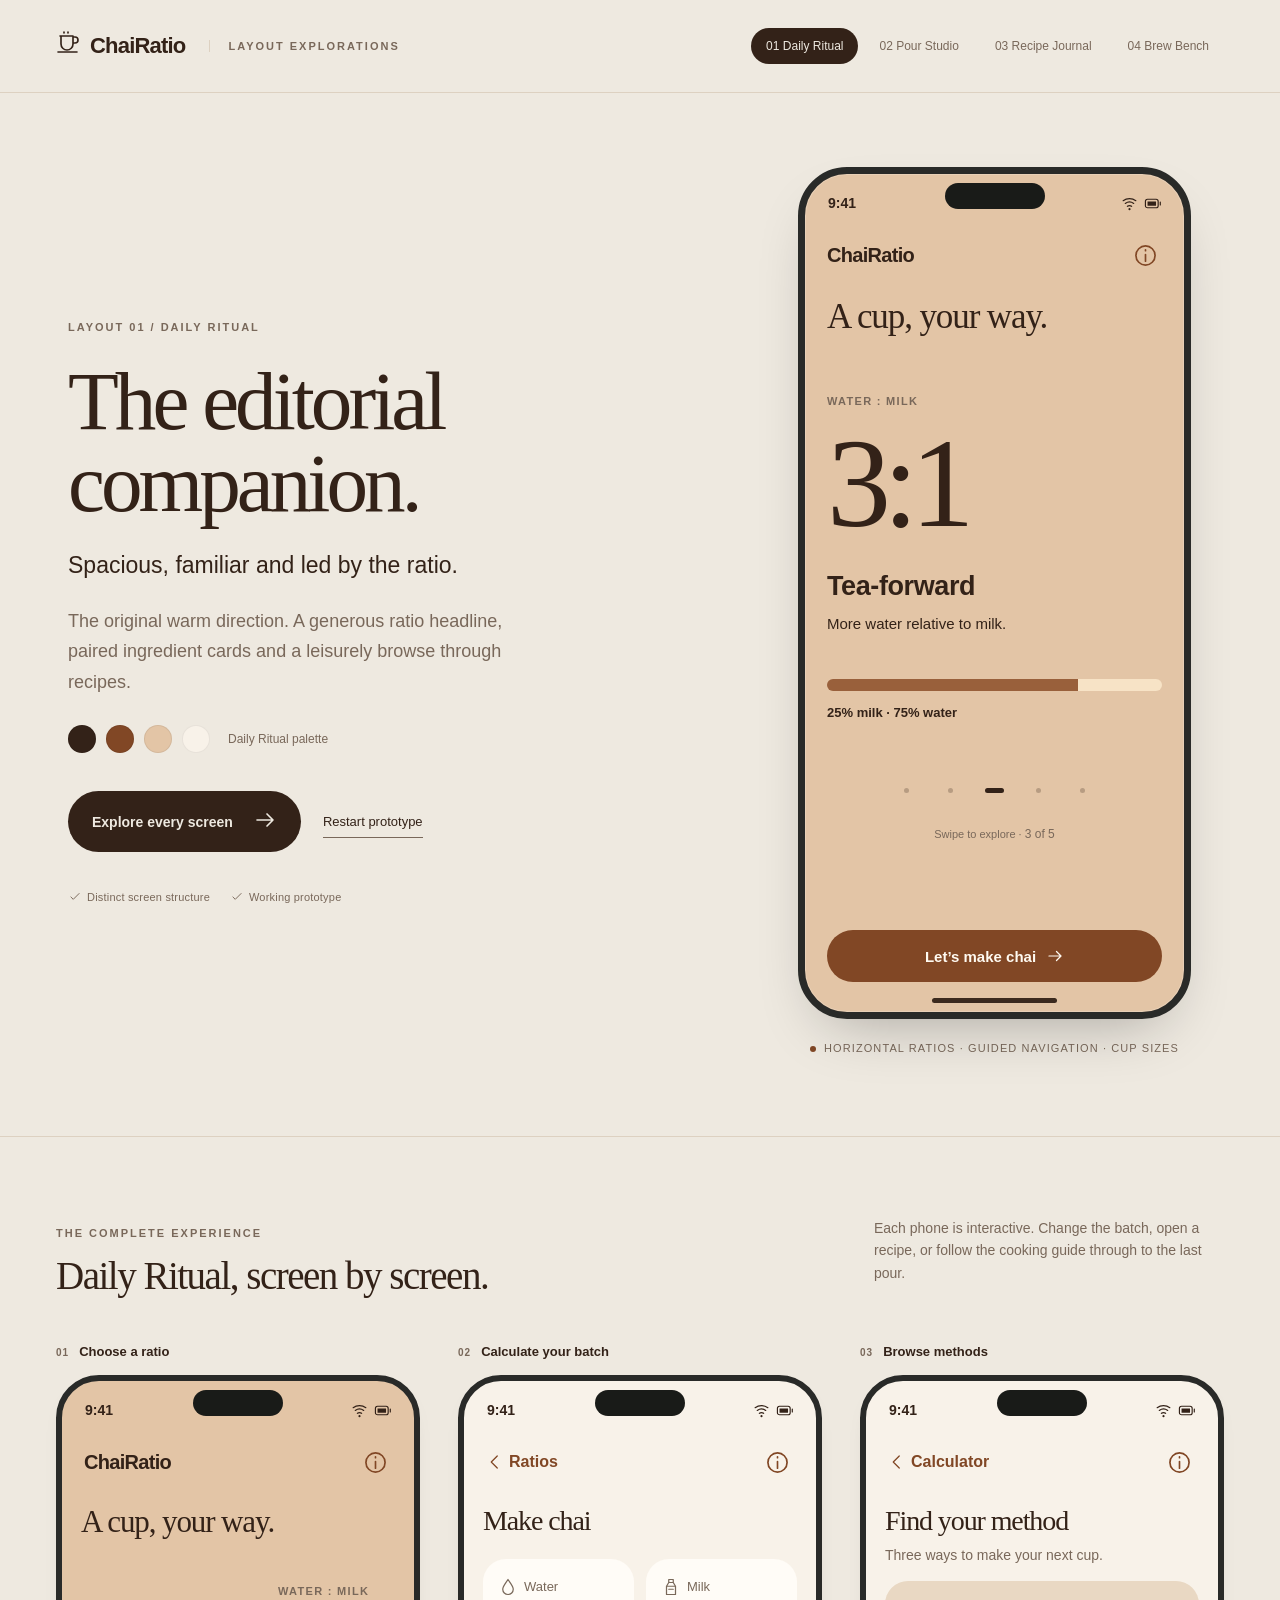
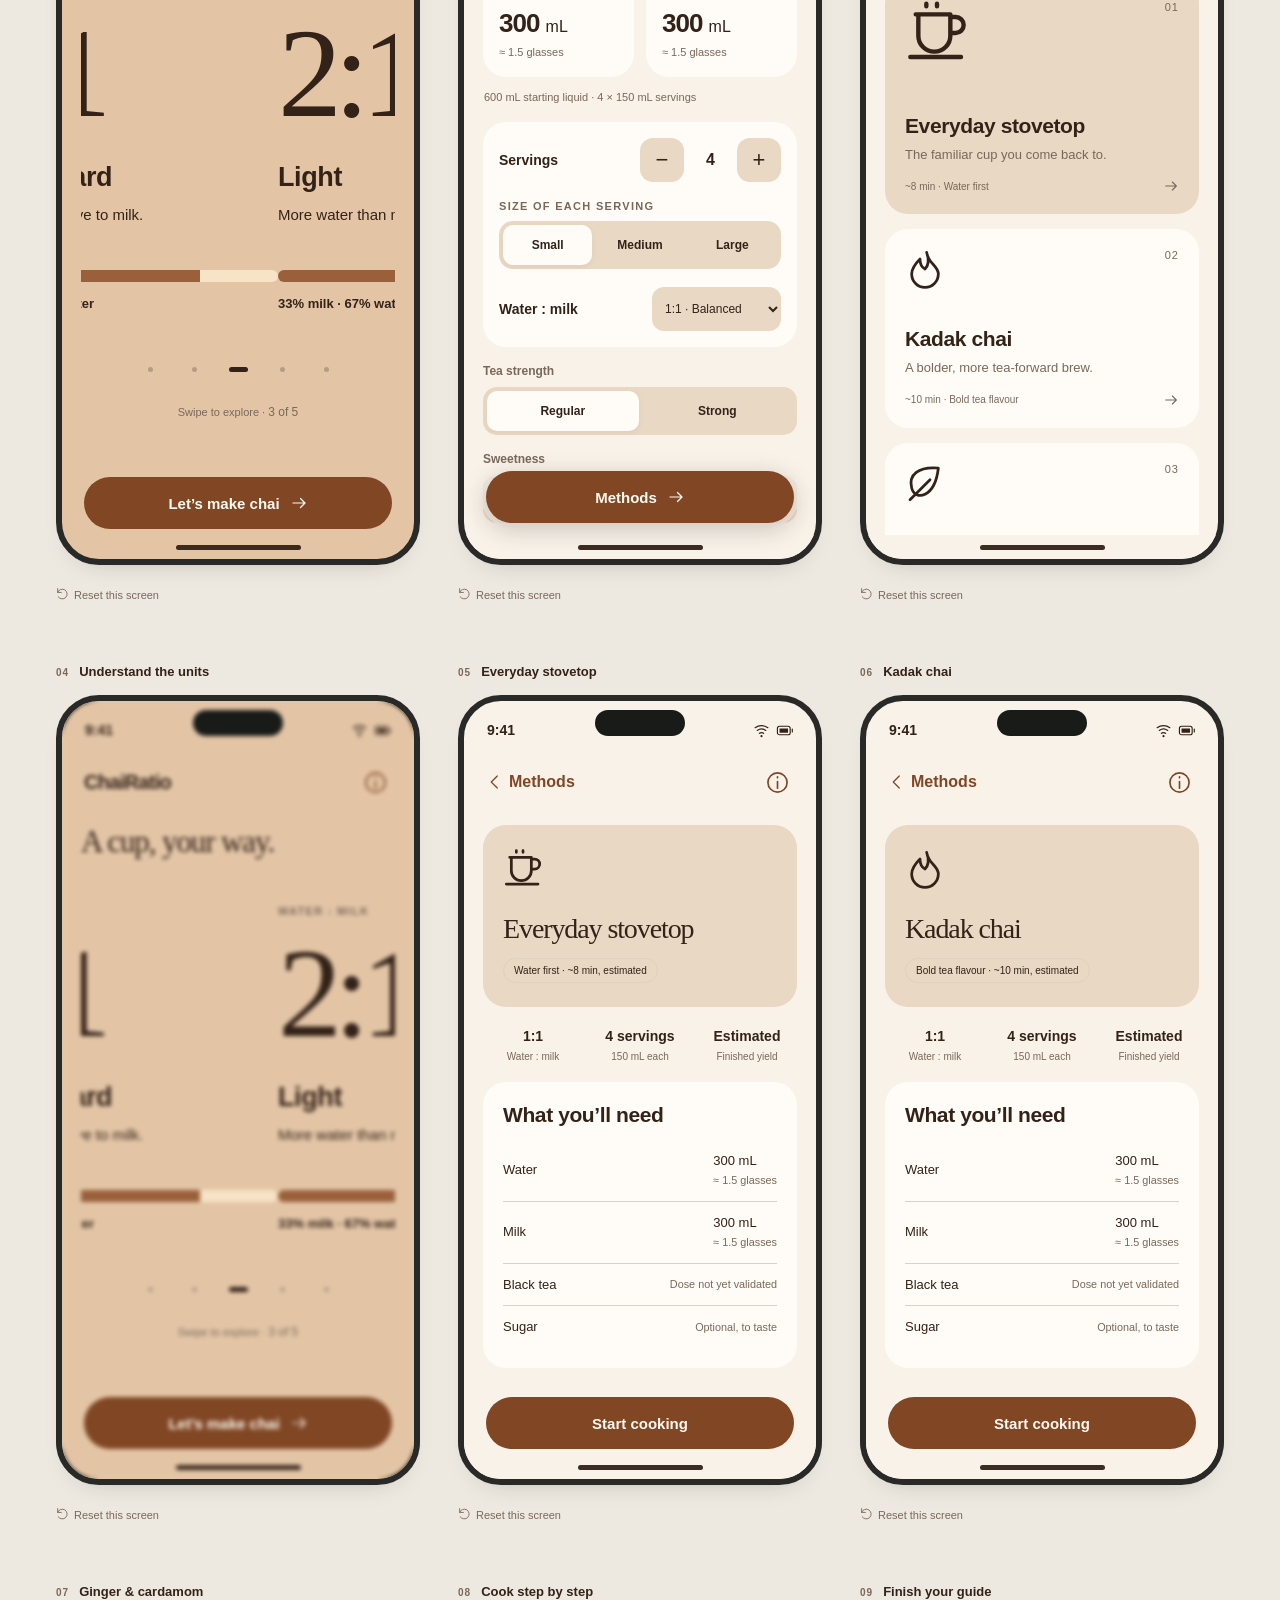
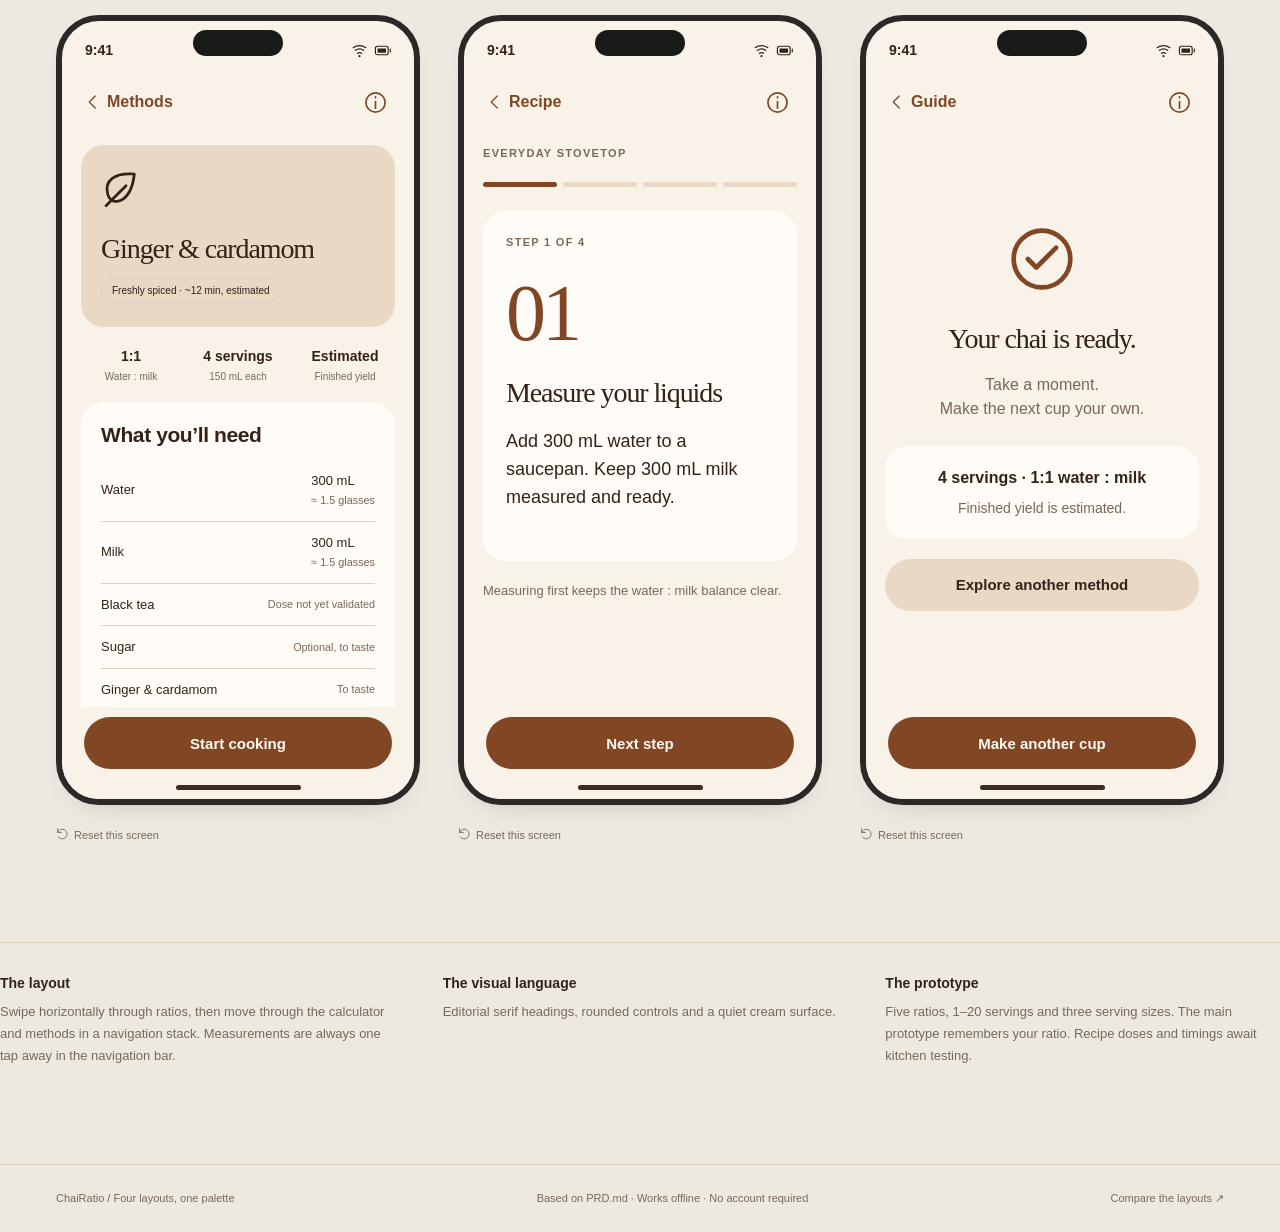
<file: design-showcase/daily-ritual-approved-2026-10-10.html>
<!doctype html><html lang="en"><head><meta charset="utf-8"><meta name="viewport" content="width=device-width,initial-scale=1"><meta name="color-scheme" content="light"><meta name="description" content="Four structurally different ChaiRatio iOS concepts in one warm chai palette."><title>Daily Ritual · ChaiRatio</title><style>*{box-sizing:border-box}html{scroll-behavior:smooth}body{margin:0;font-family:-apple-system,BlinkMacSystemFont,'Segoe UI',sans-serif;background:var(--page);color:var(--ink);-webkit-font-smoothing:antialiased}button,input,select{font:inherit}button,a,input,select{-webkit-tap-highlight-color:transparent}button{cursor:pointer}button:disabled{cursor:default;opacity:.35}a{color:inherit;text-decoration:none}button:focus-visible,a:focus-visible,input:focus-visible,select:focus-visible{outline:3px solid var(--accent);outline-offset:4px}svg{width:24px;height:24px;stroke:currentColor;fill:none;stroke-width:1.65;stroke-linecap:round;stroke-linejoin:round;flex:none}button{color:inherit}body[data-theme=ritual]{--page:#eee9e0;--bg:#f8f2e9;--card:#fffcf7;--ink:#332218;--muted:#79685a;--accent:#814725;--on:#fffaf1;--soft:#e9d8c3;--line:#ddd1c1;--radius:23px;--hero:#dfbc98;--heading:Georgia,'Times New Roman',serif}body[data-theme=clarity]{--page:#edf0f4;--bg:#f3f4f7;--card:#fff;--ink:#1d2530;--muted:#626b78;--accent:#285db4;--on:#fff;--soft:#e5ecf8;--line:#dbe0e8;--radius:17px;--hero:#ede5da;--heading:-apple-system,BlinkMacSystemFont,'Segoe UI',sans-serif}body[data-theme=botanical]{--page:#e8ede3;--bg:#f1f5ec;--card:#fbfdf7;--ink:#253e32;--muted:#5f7063;--accent:#37654c;--on:#fff;--soft:#dce7d2;--line:#d4dece;--radius:30px;--hero:#e3ddc4;--heading:Georgia,'Times New Roman',serif}body[data-theme=after-hours]{--page:#151713;--bg:#1a1d18;--card:#262b23;--ink:#f5f1e8;--muted:#b6bdac;--accent:#d6e7ac;--on:#26321d;--soft:#353e2c;--line:#3b4235;--radius:20px;--hero:#413629;--heading:-apple-system,BlinkMacSystemFont,'Segoe UI',sans-serif}
.site-nav{max-width:1480px;margin:auto;display:flex;align-items:center;justify-content:space-between;padding:28px 56px;border-bottom:1px solid var(--line);gap:20px}.wordmark{font-weight:750;letter-spacing:-.8px;font-size:22px;display:flex;align-items:center;gap:10px}.site-nav small{font-size:11px;text-transform:uppercase;letter-spacing:2px;margin-left:14px;border-left:1px solid var(--line);padding-left:18px;color:var(--muted)}.directions{display:flex;gap:6px;flex-wrap:wrap}.directions a{font-size:12px;padding:11px 15px;border-radius:30px;color:var(--muted)}.directions a[aria-current=page]{background:var(--ink);color:var(--page)}.hero-layout{max-width:1240px;margin:0 auto;display:grid;grid-template-columns:1fr 435px;gap:90px;padding:74px 48px 82px;align-items:center}.eyebrow{font-size:11px;font-weight:650;letter-spacing:2px;text-transform:uppercase;color:var(--muted)}.hero-copy h1{font-family:var(--heading);font-size:clamp(58px,6.5vw,88px);line-height:.99;font-weight:500;letter-spacing:-4px;margin:25px 0}.hero-copy>p{font-size:18px;line-height:1.7;color:var(--muted);max-width:440px}.hero-copy .intro{font-size:23px;color:var(--ink);line-height:1.45}.swatches{display:flex;align-items:center;gap:10px;margin:28px 0 38px}.swatches i{width:28px;height:28px;border:1px solid #0001;border-radius:50%;display:block}.swatches span{font-size:12px;color:var(--muted);margin-left:8px}.hero-actions{display:flex;align-items:center;gap:22px;flex-wrap:wrap}.site-button{display:inline-flex;align-items:center;gap:20px;background:var(--ink);color:var(--page);padding:17px 24px;border-radius:40px;border:0;font-size:14px;font-weight:600}.text-link{font-size:13px;border-bottom:1px solid var(--muted);padding:8px 0}.feature-list{display:flex;gap:20px;margin-top:38px;color:var(--muted);font-size:11px;letter-spacing:.2px}.feature-list span{display:flex;gap:5px;align-items:center}.feature-list svg{width:14px;height:14px}.hero-device{position:relative;justify-self:center}.device-caption{font-size:11px;letter-spacing:1.1px;text-transform:uppercase;text-align:center;color:var(--muted);margin-top:23px}.device-caption b{width:6px;height:6px;display:inline-block;background:var(--accent);border-radius:50%;margin-right:8px}.phone{width:393px;height:852px;max-width:100%;border:7px solid #292a28;border-radius:49px;background:var(--bg);overflow:hidden;display:flex;flex-direction:column;position:relative;box-shadow:0 26px 64px -28px #0005,0 0 0 1px #ffffff30 inset;font-size:16px;isolation:isolate;color:var(--ink)}.status{height:53px;flex:none;display:flex;align-items:center;justify-content:space-between;padding:5px 23px 0;font-size:14px;font-weight:650;position:relative}.status:after{content:'';position:absolute;background:#191b18;width:100px;height:26px;border-radius:20px;top:9px;left:calc(50% - 50px)}.status-icons{display:flex;align-items:center;gap:6px}.status-icons svg{width:17px;height:17px}.phone-content{flex:1;min-height:0;overflow:auto;overscroll-behavior:contain;scrollbar-width:none;padding:15px 22px 22px}.phone-content::-webkit-scrollbar{display:none}.home-indicator{height:24px;flex:none;display:grid;place-items:center;background:var(--bg)}.home-indicator:after{content:'';height:5px;width:125px;background:var(--ink);border-radius:9px;opacity:.95}.phone h2{font-size:31px;line-height:1.12;letter-spacing:-1.1px;margin:0;font-weight:700}.phone h3{margin:0;font-size:21px;line-height:1.2;letter-spacing:-.4px}.phone p{line-height:1.5;margin:0}.phone .sub{font-size:14px;color:var(--muted);margin-top:8px}.topline{display:flex;align-items:center;justify-content:space-between;gap:10px;margin-bottom:22px}.topline a,.topline button{border:0;background:none;color:var(--accent);font-size:14px;font-weight:650;min-height:44px;padding:0 8px}.brand{font-size:20px;font-weight:750;letter-spacing:-.7px}.label{font-size:11px;text-transform:uppercase;letter-spacing:1.3px;font-weight:650;color:var(--muted)}.card{border-radius:var(--radius);background:var(--card);padding:20px;margin-top:16px}.primary,.secondary{width:100%;min-height:52px;border:0;border-radius:17px;font-weight:650;padding:14px 18px;font-size:15px;display:flex;justify-content:center;align-items:center;gap:10px}.primary{background:var(--accent);color:var(--on)}.secondary{background:var(--soft);color:var(--ink)}.primary svg,.secondary svg{width:18px;height:18px}.action-footer{padding:10px 22px 6px;flex:none;background:var(--bg)}.tabs{display:grid;grid-template-columns:repeat(3,1fr);padding:9px 10px 3px;border-top:1px solid var(--line);background:var(--bg);flex:none}.tabs button{border:0;background:none;display:flex;flex-direction:column;align-items:center;justify-content:center;gap:5px;min-height:47px;font-size:9px;color:var(--muted);font-weight:550}.tabs button.active{color:var(--accent)}.tabs svg{width:21px;height:21px}.back{display:flex;align-items:center;gap:5px;min-height:44px;padding:0;border:0;background:none;color:var(--accent);font-size:15px;font-weight:550;margin-bottom:13px}.back svg{width:18px}.divider{border:0;border-top:1px solid var(--line);margin:20px 0}.fine{font-size:11px!important;line-height:1.5!important;color:var(--muted)}.section-label{font-size:14px;font-weight:650;margin:22px 0 10px}.row{display:flex;justify-content:space-between;align-items:center;gap:14px}.ratio-phone{background:var(--ratio-bg);transition:background .3s}.ratio-phone .home-indicator,.ratio-phone .action-footer{background:transparent}.ratio-phone .phone-content{padding-bottom:10px}.ratio-phone .topline{margin-bottom:22px}.ratio-kicker{font-family:var(--heading);font-size:35px!important;font-weight:500!important;line-height:1.1!important}.ratio-viewport{height:404px;overflow-y:auto;scroll-snap-type:y mandatory;scrollbar-width:none;overscroll-behavior:contain;margin-top:20px;outline-offset:-3px}.ratio-slide{height:100%;scroll-snap-align:start;scroll-snap-stop:always;padding:18px 0;display:flex;flex-direction:column;justify-content:center}.ratio-value{font-size:117px;line-height:1.1;font-weight:650;letter-spacing:-8px;margin:6px 0 10px;font-variant-numeric:lining-nums}.ratio-title{font-size:27px!important;font-weight:600;margin:7px 0 10px!important}.ratio-description{font-size:15px;max-width:290px;min-height:44px}.liquid-bar{height:12px;border-radius:30px;overflow:hidden;display:flex;width:100%;margin:22px 0 12px}.liquid-bar .water{background:#99603b}.liquid-bar .milk{background:#f7e3c6}.milk-share{font-size:13px;font-weight:600}.ratio-nav{display:flex;align-items:center;justify-content:space-between;margin-top:8px}.round-button{height:44px;width:44px;border-radius:50%;border:1px solid #79634b30;background:#ffffff28;display:grid;place-items:center}.round-button svg{width:18px}.ratio-progress{display:flex;gap:7px;align-items:center}.ratio-progress i{width:5px;height:5px;border-radius:50%;background:currentColor;opacity:.25}.ratio-progress i.selected{width:19px;border-radius:5px;opacity:1}.ratio-hint{text-align:center;font-size:11px;color:var(--muted);margin-top:12px!important}.cup-art{display:none}.split-ratio{display:none}.ingredient-results{display:grid;grid-template-columns:1fr 1fr;gap:12px;margin-top:14px}.ingredient{background:var(--card);border-radius:var(--radius);padding:19px 16px}.ingredient .ingredient-name{font-size:13px;color:var(--muted);display:flex;align-items:center;gap:7px}.ingredient svg{width:18px;height:18px}.ingredient strong{display:block;font-size:30px;letter-spacing:-1px;margin:12px 0 7px;font-variant-numeric:tabular-nums;white-space:nowrap}.ingredient strong small{font-size:16px;font-weight:500;letter-spacing:0}.ingredient .equivalent{font-size:11px;color:var(--muted);display:block}.batch-note{margin:12px 1px 17px!important;font-size:11px;color:var(--muted)}.controls{padding:16px}.controls label{font-size:14px;font-weight:550}.stepper{display:flex;align-items:center;gap:5px}.stepper button{width:44px;height:44px;background:var(--soft);border:0;border-radius:13px;font-size:22px}.stepper input{width:43px;height:44px;padding:0;text-align:center;border:1px solid transparent;background:transparent;color:var(--ink);font-weight:650;appearance:textfield;-moz-appearance:textfield}.stepper input::-webkit-inner-spin-button{appearance:none}.segmented{display:flex;background:var(--soft);padding:4px;border-radius:14px;gap:3px;margin-top:9px}.segmented button{min-height:40px;flex:1;min-width:0;padding:6px 3px;border:0;background:none;border-radius:10px;color:var(--ink);font-size:12px;font-weight:550}.segmented button.selected{background:var(--card);box-shadow:0 2px 7px #0000000c}.size-control{margin-top:18px}.ratio-control{margin-top:18px;display:flex;align-items:center;justify-content:space-between;gap:10px}.ratio-control select{border:0;background:var(--soft);padding:12px 9px;border-radius:12px;color:var(--ink);max-width:180px;font-size:12px;min-height:44px}.taste-group{margin-top:17px}.taste-group .label{text-transform:none;letter-spacing:0;font-size:12px}.dose-note{display:flex;gap:9px;align-items:flex-start;background:var(--soft);border-radius:14px;padding:12px;margin:17px 0;font-size:11px;color:var(--muted);line-height:1.45}.dose-note svg{width:16px;height:16px;margin-top:1px}.method-card{display:block;width:100%;border:0;text-align:left;color:var(--ink);background:var(--card);padding:20px;border-radius:var(--radius);margin-top:15px;position:relative}.method-art{height:65px;display:flex;justify-content:space-between;align-items:flex-start;margin-bottom:12px}.method-art>svg{width:40px;height:40px}.method-number{font-size:11px;letter-spacing:1px;color:var(--muted)}.method-card p{font-size:13px;color:var(--muted);margin:7px 0 14px}.method-meta{font-size:10px;display:flex;justify-content:space-between;align-items:center;color:var(--muted)}.method-meta svg{width:16px;height:16px}.method-card.featured{background:var(--soft)}.offline{display:flex;align-items:center;gap:7px;justify-content:center;margin:20px 0!important;color:var(--muted);font-size:11px}.offline svg{width:14px;height:14px}.detail-hero{background:var(--soft);border-radius:var(--radius);padding:24px 20px}.detail-hero>svg{width:40px;height:40px;margin-bottom:20px}.detail-hero h2{font-family:var(--heading);font-size:30px}.pill{display:inline-block;font-size:10px;padding:6px 10px;border-radius:20px;border:1px solid var(--line);margin-top:13px}.facts{display:grid;grid-template-columns:repeat(3,1fr);gap:7px;margin:20px 0;text-align:center}.facts span{display:block;font-size:10px;color:var(--muted);margin-top:6px}.facts strong{font-size:14px}.ingredients-list{list-style:none;padding:0;margin:13px 0 0}.ingredients-list li{display:flex;justify-content:space-between;align-items:center;gap:10px;font-size:13px;line-height:1.5;padding:11px 0;border-bottom:1px solid var(--line)}.ingredients-list li:last-child{border:0}.ingredients-list small{color:var(--muted)}.equipment{font-size:13px;line-height:1.7!important;color:var(--muted)}.step-progress{display:flex;gap:6px;margin:20px 0 24px}.step-progress i{height:5px;flex:1;border-radius:5px;background:var(--soft)}.step-progress i.active{background:var(--accent)}.instruction{background:var(--card);border-radius:var(--radius);padding:25px 23px;min-height:350px}.step-number{font-family:var(--heading);font-size:80px;line-height:1;color:var(--accent);letter-spacing:-4px;margin:25px 0}.instruction h2{font-family:var(--heading);font-size:29px;line-height:1.1}.instruction p{font-size:18px;line-height:1.55;margin-top:20px}.step-tip{font-size:13px;color:var(--muted);margin:20px 0!important}.measure-comparison{display:grid;grid-template-columns:1fr 1fr;gap:15px;background:var(--soft);padding:21px;border-radius:var(--radius);margin:21px 0}.measure-comparison svg{width:31px;height:31px;margin-bottom:12px}.measure-comparison strong{display:block;font-size:23px;letter-spacing:-.5px}.measure-comparison span{font-size:11px;color:var(--muted)}.definition{background:var(--card);padding:18px;border-radius:18px;margin-top:10px}.definition h3{font-size:15px}.definition strong{font-size:14px;font-weight:600}.definition p{font-size:12px;color:var(--muted);margin-top:8px}.complete{text-align:center;padding-top:80px}.complete>svg{height:68px;width:68px;color:var(--accent);margin-bottom:26px}.complete h2{font-family:var(--heading);font-size:38px}.complete>p{margin:18px 0 25px;font-size:16px;color:var(--muted)}.gallery-section{max-width:1440px;margin:auto;padding:66px 56px 90px;border-top:1px solid var(--line)}.section-head{display:flex;justify-content:space-between;align-items:end;margin-bottom:46px;gap:24px}.section-head h2{font-size:39px;letter-spacing:-1.5px;font-family:var(--heading);font-weight:500;margin:12px 0 0}.section-head p{max-width:350px;font-size:14px;line-height:1.6;color:var(--muted)}.screen-grid{display:grid;grid-template-columns:repeat(3,minmax(0,1fr));gap:52px 38px}.screen-item{min-width:0}.screen-label{display:flex;gap:10px;align-items:baseline;margin-bottom:16px;font-size:13px;font-weight:600}.screen-label span{font-size:10px;letter-spacing:1px;color:var(--muted)}.screen-item .phone{width:100%;height:790px;border-width:6px;border-radius:43px;box-shadow:0 12px 30px -23px #0006}.screen-item .phone-content{padding-left:19px;padding-right:19px}.screen-item .ratio-value{font-size:102px}.screen-item .ratio-viewport{height:380px}.screen-item .ratio-kicker{font-size:31px!important}.screen-item .status:after{width:90px;left:calc(50% - 45px)}.screen-item .ingredient strong{font-size:26px}.screen-item .phone h2{font-size:28px}.screen-reset{margin-top:12px;font-size:11px;border:0;background:none;color:var(--muted);padding:10px 0;display:flex;align-items:center;gap:5px}.screen-reset svg{width:13px;height:13px}.design-notes{max-width:1328px;margin:0 auto 65px;padding:32px 0;border-top:1px solid var(--line);display:grid;grid-template-columns:1fr 1fr 1fr;gap:48px}.design-notes h3{font-size:14px;margin:0 0 10px}.design-notes p{font-size:13px;line-height:1.7;color:var(--muted);margin:0}.site-footer{padding:27px 56px;border-top:1px solid var(--line);display:flex;justify-content:space-between;color:var(--muted);font-size:11px;gap:20px}.sr-only{position:absolute;width:1px;height:1px;overflow:hidden;clip:rect(0,0,0,0);white-space:nowrap}.field-error{font-size:11px;color:var(--accent);margin-top:8px!important}.index-hero{max-width:1050px;padding:90px 35px 45px;margin:auto;text-align:center}.index-hero h1{font-family:Georgia,serif;font-size:72px;font-weight:400;letter-spacing:-3px;line-height:1.05;margin:22px auto}.index-hero p{color:var(--muted);font-size:17px;line-height:1.7;max-width:640px;margin:auto}.direction-grid{display:grid;grid-template-columns:repeat(2,1fr);max-width:1150px;margin:25px auto 80px;gap:25px;padding:0 28px}.direction-card{display:block;border:1px solid #0001;border-radius:24px;padding:35px;transition:transform .2s}.direction-card:hover{transform:translateY(-4px)}.direction-card .card-top{display:flex;justify-content:space-between;font-size:11px;text-transform:uppercase;letter-spacing:1.5px}.direction-card h2{font-family:var(--heading);font-size:38px;letter-spacing:-1px;font-weight:500;margin:28px 0 12px}.direction-card p{font-size:14px;opacity:.7;line-height:1.5;margin:0;max-width:290px}.mini-ratio{height:190px;display:flex;justify-content:center;align-items:center;font-size:114px;letter-spacing:-8px;font-family:var(--heading);margin:15px 0}.direction-card .card-bottom{display:flex;justify-content:space-between;border-top:1px solid #8884;padding-top:20px;font-size:12px}.direction-card.ritual{background:#e2c4a5;color:#352419;--heading:Georgia,serif}.direction-card.clarity{background:#f7f9fc;color:#244574;--heading:-apple-system,sans-serif}.direction-card.botanical{background:#dce6d3;color:#2d503e;--heading:Georgia,serif}.direction-card.after-hours{background:#232820;color:#d6e7ac;--heading:-apple-system,sans-serif}
/* The four directions change composition, not just color. */
[data-theme=ritual] .phone h2,[data-theme=ritual] .ratio-value{font-family:Georgia,serif;font-weight:400}[data-theme=ritual] .ratio-value{font-size:128px}[data-theme=ritual] .primary,[data-theme=ritual] .secondary{border-radius:30px}[data-theme=ritual] .method-card.featured .method-art{height:100px}[data-theme=ritual] .method-card.featured .method-art>svg{width:64px;height:64px}[data-theme=clarity] .ratio-slide{background:var(--card);border-radius:24px;padding:25px 20px;justify-content:space-between}[data-theme=clarity] .ratio-value{display:none}[data-theme=clarity] .split-ratio{display:flex;align-items:center;justify-content:center;gap:20px;margin:10px 0}[data-theme=clarity] .split-ratio b{font-size:75px;line-height:1;letter-spacing:-4px}[data-theme=clarity] .split-ratio span{font-size:12px;display:flex;flex-direction:column;align-items:center;gap:9px;color:var(--muted)}[data-theme=clarity] .split-ratio b{color:var(--ink)}[data-theme=clarity] .split-ratio em{font-size:35px;color:var(--line);font-style:normal}[data-theme=clarity] .ratio-description{min-height:0}[data-theme=clarity] .ratio-title{font-size:22px!important;margin:0!important}[data-theme=clarity] .liquid-bar{margin:10px 0}[data-theme=clarity] .ingredient-results{display:block;background:var(--card);border-radius:var(--radius);padding:0 17px}[data-theme=clarity] .ingredient{display:grid;grid-template-columns:1fr auto;padding:13px 0;border-radius:0;gap:5px}[data-theme=clarity] .ingredient+.ingredient{border-top:1px solid var(--line)}[data-theme=clarity] .ingredient strong{margin:0;font-size:27px;grid-column:2;grid-row:1/3}[data-theme=clarity] .ingredient .equivalent{grid-column:1}[data-theme=clarity] .method-card{padding:19px 16px;display:grid;grid-template-columns:42px 1fr;gap:5px 15px}[data-theme=clarity] .method-art{grid-row:1/4;height:auto;margin:0;align-items:center}[data-theme=clarity] .method-art>svg{width:32px;height:32px;color:var(--accent)}[data-theme=clarity] .method-number{display:none}[data-theme=clarity] .method-card h3{font-size:18px}[data-theme=clarity] .method-card p{margin:2px 0 7px}[data-theme=clarity] .definition{border-radius:0;margin:0;padding:17px 2px;background:none;border-bottom:1px solid var(--line)}[data-theme=clarity] .instruction{background:transparent;padding:8px 0}[data-theme=clarity] .step-number{font-size:64px;margin:25px 0 35px}[data-theme=botanical] .ratio-slide{align-items:center;text-align:center;padding:10px 12px}[data-theme=botanical] .ratio-viewport{height:414px}[data-theme=botanical] .cup-art{display:grid;place-items:center;width:132px;height:132px;min-height:132px;border-radius:50%;background:#ffffff60;box-shadow:0 0 0 13px #ffffff1a;margin:5px 0 20px}[data-theme=botanical] .cup-art svg{width:65px;height:65px;stroke-width:1.25}[data-theme=botanical] .ratio-value{font-size:70px;letter-spacing:-4px;margin:4px 0}[data-theme=botanical] .ratio-title{font-family:Georgia,serif;font-size:24px!important;margin:1px 0 6px!important}[data-theme=botanical] .liquid-bar{margin:12px 0 8px;width:80%;height:8px}[data-theme=botanical] .ratio-description{min-height:0}[data-theme=botanical] .primary,[data-theme=botanical] .secondary{border-radius:30px}[data-theme=botanical] .method-art{height:75px;justify-content:center}[data-theme=botanical] .method-art>svg{background:var(--soft);width:64px;height:64px;padding:15px;border-radius:50%}[data-theme=botanical] .method-number{position:absolute;right:22px;top:23px}[data-theme=botanical] .method-card{text-align:center}[data-theme=botanical] .instruction{text-align:center;border-radius:40px}[data-theme=after-hours] .hero-copy h1{font-weight:600;letter-spacing:-5px}[data-theme=after-hours] .ratio-value{font-size:128px;font-weight:500}[data-theme=after-hours] .ingredient-results{background:var(--accent);border-radius:var(--radius);padding:6px 20px;display:block;color:var(--on)}[data-theme=after-hours] .ingredient{background:none;border-radius:0;padding:15px 0;display:grid;grid-template-columns:1fr auto;align-items:center;gap:6px}[data-theme=after-hours] .ingredient+.ingredient{border-top:1px solid #26321d33}[data-theme=after-hours] .ingredient strong{grid-column:2;grid-row:1/3;margin:0;font-size:36px}[data-theme=after-hours] .ingredient .ingredient-name,[data-theme=after-hours] .ingredient .equivalent{color:var(--on)}[data-theme=after-hours] .method-card{background:none;border-radius:0;border-bottom:1px solid var(--line);padding:22px 0}[data-theme=after-hours] .method-art{height:38px;margin:0 0 12px;align-items:center;color:var(--accent)}[data-theme=after-hours] .method-art>svg{width:25px;height:25px}[data-theme=after-hours] .method-number{font-size:29px;color:var(--accent);font-weight:300}[data-theme=after-hours] .instruction{border:1px solid var(--line);background:transparent}[data-theme=after-hours] .measure-comparison{background:var(--accent);color:var(--on)}[data-theme=after-hours] .measure-comparison span{color:var(--on)}
@media(min-width:1550px){.screen-grid{grid-template-columns:repeat(4,minmax(0,1fr))}.gallery-section{max-width:1750px}.screen-item .phone{height:790px}}@media(max-width:1100px){.hero-layout{gap:40px;padding:55px 30px}.site-nav{padding:24px 30px}.site-nav small{display:none}.gallery-section{padding:55px 30px}.screen-grid{grid-template-columns:repeat(2,minmax(0,1fr));max-width:830px;margin:auto}.screen-item .phone{max-width:393px;margin:auto}.design-notes{margin:0 30px 50px;gap:25px}.hero-copy h1{font-size:67px}.phone{width:375px;height:820px}.hero-layout{grid-template-columns:1fr 390px}}@media(max-width:760px){.site-nav{flex-wrap:wrap;padding:22px}.directions{width:100%;justify-content:space-between}.directions a{padding:10px;font-size:11px}.hero-layout{grid-template-columns:1fr;gap:40px;padding:48px 22px 54px}.hero-copy{text-align:center}.hero-copy h1{font-size:65px;letter-spacing:-3px}.hero-copy p{margin-left:auto;margin-right:auto}.swatches,.hero-actions,.feature-list{justify-content:center}.hero-copy>p{font-size:16px}.hero-device{width:100%;display:flex;align-items:center;flex-direction:column}.phone{width:393px;height:852px}.section-head{display:block}.section-head p{margin-top:20px}.gallery-section{padding:45px 20px}.screen-grid{grid-template-columns:1fr;max-width:393px}.screen-item .phone{height:852px}.design-notes{grid-template-columns:1fr;gap:25px;margin:0 23px 40px}.site-footer{padding:24px;flex-direction:column}.direction-grid{grid-template-columns:1fr;padding:0 20px}.index-hero{padding:55px 24px 35px}.index-hero h1{font-size:52px}.direction-card{padding:28px}.phone h2{font-size:29px}.section-head h2{font-size:34px}}@media(max-width:370px){.phone-content{padding-left:17px;padding-right:17px}.ratio-kicker{font-size:30px!important}.ratio-value{font-size:104px!important}.hero-copy h1{font-size:55px}.ingredient strong{font-size:25px}.stepper{gap:0}.ingredient{padding:15px 12px}.status{padding-left:16px;padding-right:16px}.status:after{width:85px;left:calc(50% - 42.5px)}}@media(prefers-reduced-motion:reduce){html{scroll-behavior:auto}*{transition:none!important;animation:none!important}}@media print{.site-nav,.hero-actions,.screen-reset,.site-footer{display:none}.hero-layout{display:block}.hero-device{display:none}.screen-grid{grid-template-columns:repeat(2,1fr)}.screen-item{break-inside:avoid}.phone{box-shadow:none}.gallery-section{padding:20px}.design-notes{display:block}}
/* Allow the preview's grid track to shrink to a small device viewport. */
.hero-copy,.hero-device{min-width:0}
@media(max-width:760px){.hero-layout{grid-template-columns:minmax(0,1fr)}.feature-list{flex-wrap:wrap;gap:12px}.hero-device .phone{width:min(393px,100%)}}

/* Revision 2: one palette, four independent compositions. */
body[data-theme]{--page:#eee9e0;--bg:#f8f2e9;--card:#fffcf7;--ink:#332218;--muted:#79685a;--accent:#814725;--on:#fffaf1;--soft:#e9d8c3;--line:#ddd1c1;--hero:#dfbc98}
body[data-theme=clarity]{--radius:28px;--heading:-apple-system,BlinkMacSystemFont,'Segoe UI',sans-serif}
body[data-theme=botanical]{--radius:2px;--heading:Georgia,'Times New Roman',serif}
body[data-theme=after-hours]{--radius:12px;--heading:-apple-system,BlinkMacSystemFont,'Segoe UI',sans-serif}
.phone[data-route] .small-cap{font-size:10px;line-height:1.5;font-weight:650;text-transform:uppercase;letter-spacing:1.3px;color:var(--muted)}
.concept-nav{display:flex;justify-content:space-between;align-items:center;margin:0 0 24px}.concept-nav svg{width:23px;height:23px}.phone h2{white-space:pre-line}.custom-viewport{height:428px;margin-top:24px}.custom-slide{padding:0;display:block}.phone .custom-slide .ratio-value{display:block}.ratio-position{font-size:12px;color:var(--muted)}.batch-controls{margin:20px 0;padding:0}.batch-controls> .row>label{font-size:14px;font-weight:550}.taste-drawer{margin:22px 0 0;border-top:1px solid var(--line);border-bottom:1px solid var(--line);padding:16px 0}.taste-drawer>summary{min-height:44px;display:flex;align-items:center;justify-content:space-between;font-size:14px;font-weight:600;cursor:pointer;list-style:none;gap:12px}.taste-drawer>summary span{font-size:11px;color:var(--muted);font-weight:450}.taste-drawer summary::-webkit-details-marker{display:none}.taste-drawer .dose-note{margin-bottom:0}.detail-fact-line{font-size:12px;color:var(--muted);border-bottom:1px solid var(--line);padding-bottom:17px;margin-bottom:22px!important}.ingredients-list b{font-size:14px;text-align:right;font-weight:600}.ingredients-list b small{display:block;font-size:10px;font-weight:400}.concept-complete{padding-top:72px;text-align:center}.concept-complete>svg{width:58px;height:58px;color:var(--accent);margin-bottom:30px}.concept-complete>p{font-size:15px;color:var(--muted);margin:20px 0 30px}.finish-facts{display:flex;justify-content:space-between;gap:8px;font-size:13px;border-top:1px solid var(--line);border-bottom:1px solid var(--line);padding:20px 0}.concept-complete .secondary{margin-top:28px}.concept-method{cursor:pointer;color:var(--ink);border:0;min-width:0;text-align:left}.phone .topline>button{min-width:44px}.phone details summary{cursor:pointer}.phone details p{font-size:13px;color:var(--muted);line-height:1.6;margin:12px 0}.phone details:not(.taste-drawer){border-bottom:1px solid var(--line);padding:16px 0}.phone details:not(.taste-drawer) summary{min-height:30px;font-size:14px;font-weight:550}
/* POUR STUDIO — volume as a physical object; supporting controls in a sheet. */
[data-theme=clarity] .phone .primary{border-radius:28px;min-height:56px}[data-theme=clarity] .phone .secondary{border-radius:25px}[data-theme=clarity] .phone{background:var(--bg)}[data-theme=clarity] .ratio-phone{background:var(--ratio-bg)}[data-theme=clarity] .ratio-phone .phone-content{padding-bottom:0}[data-theme=clarity] .ratio-phone h2{font-size:33px;font-weight:650;letter-spacing:-1.3px}[data-theme=clarity] .phone .custom-slide{background:none;border-radius:0;padding:0;display:block}[data-theme=clarity] .custom-viewport{height:422px}.pour-scene{display:flex;gap:30px;height:304px;align-items:center;padding:20px 5px 22px}.pour-vessel{width:170px;height:252px;border:2px solid #81472550;border-top-width:1px;border-radius:12px 12px 62px 62px;position:relative;overflow:hidden;box-shadow:inset 8px 0 16px #ffffff50,7px 15px 25px -13px #81472540;background:#fcf6ec60;isolation:isolate;flex-shrink:0}.vessel-water{position:absolute;bottom:0;left:0;right:0;background:#a76942;z-index:-1}.vessel-milk{position:absolute;top:0;left:0;right:0;background:#f6e4ca;z-index:-1}.vessel-surface{position:absolute;top:8px;left:10px;right:10px;border-top:2px solid #ffffff80;border-radius:50%;height:12px}.vessel-ticks{position:absolute;top:22px;bottom:22px;left:14px;width:18px;background:repeating-linear-gradient(to bottom,transparent 0,transparent 19px,#603b2150 19px,#603b2150 20px);border-right:1px solid #603b2150}.pour-side{display:flex;flex-direction:column;align-items:center;gap:25px;flex:1}.ratio-stamp{width:66px;height:66px;border-radius:50%;background:#fffcf770;display:flex;flex-direction:column;justify-content:center;align-items:center;font-size:22px;font-weight:650;letter-spacing:-.8px}.ratio-stamp small{font-size:11px;font-weight:400;letter-spacing:0}.pour-relation{font-size:42px;font-weight:500;line-height:1.1;text-align:center}.pour-relation span{font-size:10px;display:block;text-transform:uppercase;letter-spacing:1px;font-weight:500;margin-top:4px}.pour-relation b{display:block;font-size:17px;font-weight:400;opacity:.5;margin:5px}.pour-caption{display:flex;gap:16px;border-top:1px solid #81472533;padding-top:20px}.pour-caption>span{font-size:12px;padding-top:6px}.pour-caption h3{font-size:24px}.pour-caption p{font-size:13px;color:var(--muted);margin-top:8px;max-width:235px}[data-theme=clarity] .action-footer{padding-top:15px}[data-theme=clarity] .tabs{border-radius:25px 25px 0 0;background:var(--card);border-top:0;padding-top:15px}[data-theme=clarity] .phone .topline{margin-bottom:12px}.pour-results{border-radius:28px;background:#e9d8c3;padding:22px 18px}.pour-result-visual{display:flex;align-items:center;gap:25px}.pour-vessel.small{width:80px;height:134px;border-radius:7px 7px 29px 29px}.pour-result-visual strong{display:block;font-size:43px;line-height:1.3;letter-spacing:-1px;margin:5px 0}.pour-result-visual strong small{font-size:16px;letter-spacing:0;margin-left:4px}.pour-result-visual p{font-size:11px;color:var(--muted)}.pour-amounts{display:grid;grid-template-columns:1fr 1fr;margin-top:22px;padding-top:17px;border-top:1px solid #81472530;gap:12px}.pour-amounts>div+div{border-left:1px solid #81472530;padding-left:18px}.pour-amounts span{font-size:12px}.pour-amounts strong{display:block;font-size:24px;white-space:nowrap;letter-spacing:-1px;margin:7px 0}.pour-amounts small{font-size:10px;color:var(--muted)}[data-theme=clarity] .batch-controls{background:var(--card);margin-top:20px;padding:20px;border-radius:28px}[data-theme=clarity] .stepper{gap:2px}[data-theme=clarity] .stepper button{width:36px;border-radius:50%}[data-theme=clarity] .stepper input{width:36px}[data-theme=clarity] .ratio-control{display:block}[data-theme=clarity] .ratio-control label{display:block;font-size:11px;color:var(--muted);margin-bottom:7px}[data-theme=clarity] .ratio-control select{max-width:none;width:100%;background:var(--soft);border-radius:16px}.studio-method-grid{display:grid;grid-template-columns:1fr 1fr;gap:12px;margin-top:25px}.studio-method-grid .concept-method{border-radius:25px;background:var(--card);padding:19px 16px}.studio-method-grid .method-0{grid-column:1/-1;display:grid;grid-template-columns:112px 1fr;column-gap:18px;align-content:center;background:var(--soft);min-height:206px}.studio-method-art{display:flex;align-items:center;justify-content:center;height:65px;margin-bottom:17px}.studio-method-art>svg{width:40px;height:40px}.studio-method-grid .method-0 .studio-method-art{grid-row:1/4;height:165px;margin:0}.pour-vessel.tiny{width:89px;height:152px;border-radius:10px 10px 36px 36px}.studio-method-grid .small-cap{font-size:8px}.studio-method-grid h3{font-size:18px;line-height:1.2;margin:9px 0 15px}.studio-method-grid p{font-size:10px;color:var(--muted);display:flex;gap:3px;justify-content:space-between;align-items:center}.studio-method-grid p svg{width:14px;height:14px}.studio-detail-cover{text-align:center;background:var(--soft);border-radius:28px 28px 0 0;padding:28px 20px}.studio-detail-cover>svg{width:72px;height:72px;margin:0 0 22px;stroke-width:1.15}.studio-detail-cover h2{font-size:30px;margin:9px 0 14px}.studio-detail-cover p{font-size:12px;color:var(--muted)}.studio-detail-sheet{background:var(--card);border-radius:0 0 28px 28px;padding:22px 20px}.studio-detail-sheet h3{font-size:18px}.studio-detail-sheet .ingredients-list{margin-bottom:18px}.studio-step-ring{position:relative;width:196px;height:196px;margin:26px auto 34px}.studio-step-ring>svg{width:196px;height:196px;transform:rotate(-90deg);stroke-width:3}.ring-track{stroke:var(--soft)}.ring-progress{stroke:var(--accent)}.studio-step-ring>div{position:absolute;inset:0;display:flex;flex-direction:column;justify-content:center;align-items:center}.studio-step-ring b{font-size:71px;font-weight:400;letter-spacing:-3px}.studio-step-ring span{font-size:12px;color:var(--muted)}.studio-instruction{text-align:center}.studio-instruction h2{font-size:31px}.studio-instruction p{font-size:17px;line-height:1.65;margin-top:21px}.studio-measure-visual{padding:26px 0;margin-bottom:14px}.measure-jug{width:146px;height:190px;border:2px solid #81472570;border-radius:7px 7px 30px 30px;margin:0 auto;position:relative;background:#fffcf7}.jug-liquid{position:absolute;inset:48px 0 0;background:var(--soft);border-radius:0 0 28px 28px}.jug-line{position:absolute;left:-32px;right:-54px;border-top:1px dashed #81472570;padding-top:5px;font-size:11px;display:flex;justify-content:space-between;gap:10px}.jug-line b{font-weight:500;color:var(--muted)}.glass-line{top:25px}.serving-line{top:64px}.measure-drawer{background:var(--card);padding:0 18px;border-radius:23px}.measure-drawer summary{display:flex;justify-content:space-between;align-items:center}.measure-drawer summary b{font-size:13px;color:var(--accent)}.measure-drawer details:last-child{border:0}.finish-cup{background:var(--soft);border-radius:50%;width:160px;height:160px;margin:0 auto 40px;display:grid;place-items:center}.finish-cup svg{width:85px;height:85px;stroke-width:1.1}
/* RECIPE JOURNAL — folios, rules and generous typography, no tile grid. */
[data-theme=botanical] .phone{background:#fbf6ed}[data-theme=botanical] .phone .phone-content{padding:20px 25px}[data-theme=botanical] .phone h2{font-family:Georgia,serif;font-size:38px;font-weight:400;letter-spacing:-1.3px}[data-theme=botanical] .phone .concept-nav{margin-bottom:26px}[data-theme=botanical] .ratio-phone{background:#fbf6ed}[data-theme=botanical] .custom-viewport{height:402px;margin-top:24px}[data-theme=botanical] .phone .custom-slide{text-align:left;display:block;padding:0;border:0;align-items:stretch}[data-theme=botanical] .ratio-phone .action-footer{background:#fbf6ed}[data-theme=botanical] .primary{border-radius:3px;min-height:52px}[data-theme=botanical] .secondary{border-radius:2px;background:none;border-bottom:1px solid var(--ink)}[data-theme=botanical] .tabs{background:#fbf6ed;padding-top:12px;border-top:1px solid var(--ink)}[data-theme=botanical] .tabs button.active{text-decoration:underline;text-underline-offset:4px}[data-theme=botanical] .tabs svg{display:none}[data-theme=botanical] .home-indicator{background:#fbf6ed}.journal-leaf{border-top:1px solid var(--ink);height:100%;padding-top:13px}.folio{font-size:8px;letter-spacing:1.3px;display:flex;justify-content:space-between;color:var(--muted)}.journal-ratio{display:flex;justify-content:space-around;align-items:baseline;margin-top:11px;font-family:Georgia,serif}.journal-ratio>span{font-size:100px;line-height:1.25;letter-spacing:-5px}.journal-ratio em{font-size:24px;color:var(--muted);font-weight:400}.journal-labels{display:flex;justify-content:space-around;font-size:9px;letter-spacing:1.8px;border-bottom:1px solid var(--line);padding-bottom:20px;margin-bottom:19px}.journal-leaf h3{font-family:Georgia,serif;font-size:28px;font-weight:400}.journal-leaf>p{font-size:13px;color:var(--muted);margin:9px 0 16px}.journal-footnote{display:flex;gap:15px;align-items:center}.journal-footnote i{font:italic 27px Georgia,serif}.journal-footnote span{font-size:10px;color:var(--muted);line-height:1.6}[data-theme=botanical] .ratio-nav{margin-top:15px;border-top:1px solid var(--line);padding-top:12px}[data-theme=botanical] .round-button{border:0;background:none;border-radius:0}.recipe-receipt{border-top:2px solid var(--ink);border-bottom:1px solid var(--ink);margin:26px 0 0;padding:16px 0 20px;background:none}.receipt-ratio{font:italic 19px Georgia,serif}.receipt-line{display:flex;align-items:baseline;gap:10px;margin-top:25px;font-family:Georgia,serif}.receipt-line>span{font-size:27px}.receipt-line i{flex:1;border-bottom:1px dotted var(--muted)}.receipt-line b{font-size:26px;white-space:nowrap;font-weight:400}.receipt-sub{text-align:right;font-size:10px;color:var(--muted);margin-top:5px!important}.receipt-total{display:flex;justify-content:space-between;align-items:center;border-top:1px solid var(--line);padding-top:17px;margin-top:23px;font-size:11px}.receipt-total strong{font-size:13px;font-weight:550}[data-theme=botanical] .stepper button{border-radius:0;background:none;border:1px solid var(--line);width:35px;height:39px;font-size:19px}[data-theme=botanical] .stepper input{width:31px;font:20px Georgia,serif}[data-theme=botanical] .segmented{border-radius:0;background:none;padding:0;gap:0;border-top:1px solid var(--line);border-bottom:1px solid var(--line)}[data-theme=botanical] .segmented button{border-radius:0;background:none;font-size:11px}[data-theme=botanical] .segmented button.selected{box-shadow:inset 0 -2px var(--accent);background:none}[data-theme=botanical] .ratio-control select{background:none;border-radius:0;border-bottom:1px solid var(--line);padding-left:0}.journal-link{border:0;border-bottom:1px solid var(--ink);background:none;color:var(--ink);width:100%;min-height:52px;text-align:left;font:italic 22px Georgia,serif;padding:10px 0}.journal-edition{display:flex;justify-content:space-between;gap:13px;align-items:center;border-top:1px solid var(--ink);border-bottom:1px solid var(--ink);margin:28px 0 0;padding:23px 0}.journal-edition span{font-size:8px;letter-spacing:.5px;max-width:55px;line-height:1.7}.journal-edition i{font:italic 23px Georgia,serif;line-height:1.15;text-align:center}.journal-contents{margin-top:12px}.journal-contents .concept-method{display:flex;align-items:start;gap:15px;background:none;padding:25px 0;border-bottom:1px solid var(--line);width:100%}.journal-entry-number{font:italic 22px Georgia,serif;color:var(--muted)}.journal-contents h3{font:23px Georgia,serif;line-height:1.1}.journal-contents p{font-size:12px;color:var(--muted);margin:9px 0}.journal-contents small{font-size:9px;letter-spacing:.4px}.journal-contents svg{width:17px;height:17px;margin-left:auto;flex-shrink:0}.journal-recipe-head{border-bottom:1px solid var(--ink);padding:9px 0 19px}.journal-recipe-head h2{margin:17px 0}.journal-recipe-head>p{font:italic 17px Georgia,serif;color:var(--muted)}.journal-recipe-meta{display:flex;justify-content:space-between;gap:14px;margin-top:21px;font-size:10px;text-transform:uppercase;letter-spacing:.5px}.journal-margin-section{display:grid;grid-template-columns:42px minmax(0,1fr);gap:15px;margin:23px 0}.journal-margin-section>span{font:italic 20px Georgia,serif;color:var(--muted);border-right:1px solid var(--line)}.journal-margin-section>span i{font:9px -apple-system,sans-serif;writing-mode:vertical-rl;letter-spacing:1px;margin-top:12px;text-transform:uppercase}.journal-margin-section>p{font-size:13px;color:var(--muted)}.journal-margin-section .ingredients-list li{font-size:12px;gap:5px}.journal-margin-section .ingredients-list b{font-size:13px}.journal-margin-section .ingredients-list small{font-size:9px}.journal-handnote{font:italic 17px Georgia,serif!important;line-height:1.5!important;color:var(--accent);border-left:2px solid var(--accent);margin:25px 0;padding:3px 0 3px 18px}.journal-running-head{font-size:10px;border-top:1px solid var(--ink);border-bottom:1px solid var(--line);padding:14px 0;display:flex;justify-content:space-between;gap:8px}.journal-instruction{padding:42px 0 13px}.chapter-word{font:italic 53px Georgia,serif;color:var(--accent);display:block;margin-bottom:27px}.journal-instruction h2{font-size:31px!important;line-height:1.2}.journal-instruction>p{font:19px Georgia,serif;line-height:1.75;margin-top:25px}.journal-glossary{border-top:1px solid var(--ink);margin-top:28px}.journal-glossary section{display:grid;grid-template-columns:23px 1fr;gap:15px;padding:22px 0;border-bottom:1px solid var(--line)}.glossary-index{font-size:9px;letter-spacing:1px;padding-top:6px;color:var(--muted)}.journal-glossary h3{font:23px Georgia,serif}.journal-glossary h3 i{display:block;font:italic 15px Georgia,serif;color:var(--accent);margin-top:5px}.journal-glossary p{font-size:12px;color:var(--muted);margin-top:8px}.journal-finish{padding-top:82px}.journal-finish h2{font-size:46px!important;line-height:1.1;margin-top:35px}.journal-finish>p{font:italic 20px Georgia,serif;line-height:1.5}.journal-finish .finish-facts{display:block;text-align:center;padding:23px 0;margin:35px 0}.journal-finish .finish-facts span{display:block;line-height:2}
/* BREW BENCH — dense, utilitarian hierarchy and a persistent workflow. */
[data-theme=after-hours] .hero-copy h1{font-weight:600;letter-spacing:-3px}[data-theme=after-hours] .phone{background:#f4eade}[data-theme=after-hours] .phone h2{font-family:-apple-system,BlinkMacSystemFont,'Segoe UI',sans-serif;font-size:29px;font-weight:750;letter-spacing:-.9px}[data-theme=after-hours] .phone .phone-content{padding:17px 19px}[data-theme=after-hours] .ratio-phone{background:#f4eade}[data-theme=after-hours] .ratio-phone .action-footer{background:#f4eade}[data-theme=after-hours] .concept-nav{padding-bottom:15px;margin-bottom:20px;border-bottom:1px solid #81472540}[data-theme=after-hours] .custom-viewport{height:388px;margin-top:22px}[data-theme=after-hours] .custom-slide{padding:0}.bench-ratio-card{height:100%;border:1px solid var(--accent);background:var(--ratio-bg);padding:20px;border-radius:10px}.bench-chip{font-size:8px;letter-spacing:.6px;font-weight:650;border:1px solid #81472540;padding:5px 6px;border-radius:3px;white-space:nowrap}.bench-ratio-value{display:flex;justify-content:center;align-items:center;font-size:100px;font-weight:750;letter-spacing:-6px;line-height:1.2;margin:8px 0 0;font-variant-numeric:tabular-nums}.bench-ratio-value>span{font-size:55px;font-weight:300;margin:0 13px;color:var(--accent)}.bench-ratio-card h3{font-size:20px;text-align:center;margin-bottom:22px}.bench-distribution{display:flex;gap:3px;min-height:69px}.bench-distribution>div{background:#814725;color:#fff7eb;border-radius:5px 0 0 5px;padding:12px 10px;font-size:10px;min-width:60px}.bench-distribution>div+div{background:#f6e4ca;color:var(--ink);border-radius:0 5px 5px 0}.bench-distribution span{display:block;font-size:20px;font-weight:650;margin-bottom:3px}.bench-scale{display:flex;justify-content:space-between;height:10px;margin-top:6px}.bench-scale i{border-left:1px solid #81472580;height:4px}.bench-scale i:nth-child(5n+1){height:8px}.bench-ratio-card>p{font-size:12px;color:var(--ink);margin-top:16px}[data-theme=after-hours] .ratio-nav{border:1px solid var(--line);padding:7px;border-radius:10px;margin-top:18px}[data-theme=after-hours] .round-button{border:0;border-radius:5px;background:var(--card)}[data-theme=after-hours] .tabs{margin:4px 12px 0;padding:5px;border:1px solid var(--line);border-radius:12px;background:var(--card)}[data-theme=after-hours] .tabs button{flex-direction:row;font-size:9px;gap:4px;min-height:42px}[data-theme=after-hours] .tabs svg{width:16px;height:16px}[data-theme=after-hours] .tabs button.active{background:var(--soft);border-radius:8px}[data-theme=after-hours] .home-indicator,[data-theme=after-hours] .action-footer{background:#f4eade}[data-theme=after-hours] .primary{border-radius:9px}[data-theme=after-hours] .secondary{border-radius:9px;background:var(--accent);color:var(--on)}[data-theme=after-hours] .batch-controls{background:var(--card);padding:16px;border:1px solid var(--line);border-radius:10px;margin:0 0 16px}[data-theme=after-hours] .size-control{margin-top:14px}[data-theme=after-hours] .segmented{border-radius:7px;padding:3px;margin-top:7px}[data-theme=after-hours] .segmented button{border-radius:5px;min-height:35px}[data-theme=after-hours] .ratio-control{margin-top:13px}[data-theme=after-hours] .ratio-control select{border-radius:5px;font-size:11px;max-width:168px}[data-theme=after-hours] .stepper button{height:40px;width:37px;border-radius:6px}[data-theme=after-hours] .stepper input{width:36px}.bench-output{border:1px solid var(--accent);border-radius:10px;overflow:hidden;background:var(--card)}.bench-yield{background:var(--soft);padding:17px;display:grid;grid-template-columns:1fr auto;gap:5px}.bench-yield strong{grid-column:2;grid-row:1/3;font-size:29px;letter-spacing:-.7px;align-self:center}.bench-yield strong small{font-size:11px;letter-spacing:0}.bench-yield>span{font-size:10px;color:var(--muted)}.ingredient-table{width:100%;border-collapse:collapse;font-size:11px}.ingredient-table th,.ingredient-table td{text-align:left;padding:12px 10px;border-top:1px solid var(--line)}.ingredient-table thead th{font-size:8px;text-transform:uppercase;letter-spacing:.3px;color:var(--muted);font-weight:500}.ingredient-table td{font-weight:650;white-space:nowrap}.ingredient-table td small{font-weight:400;display:block;color:var(--muted);font-size:10px;margin-top:4px}.ingredient-table td:last-child,.ingredient-table th:last-child{text-align:right}[data-theme=after-hours] .taste-drawer{margin-top:16px;padding:6px 0}.bench-method-grid{display:grid;grid-template-columns:1fr 1fr;gap:10px;margin-top:25px}.bench-method-grid .concept-method{position:relative;display:block;background:var(--card);border:1px solid var(--line);border-radius:10px;padding:17px 14px}.bench-method-grid .method-2{grid-column:1/-1;display:grid;grid-template-columns:45px 1fr;column-gap:13px}.bench-method-grid .method-2 .bench-method-icon{grid-row:1/4;margin-top:16px}.bench-method-grid .method-2 .bench-chip{display:none}.bench-method-icon{display:inline-flex;padding:8px;background:var(--soft);border-radius:8px;margin-bottom:21px}.bench-method-icon svg{width:24px;height:24px}.bench-method-grid .bench-chip{position:absolute;top:19px;right:12px}.bench-method-grid h3{font-size:19px;letter-spacing:-.6px}.bench-method-grid p{font-size:11px;color:var(--muted);margin:9px 0 18px}.bench-method-meta{border-top:1px solid var(--line);padding-top:12px;font-size:10px;display:flex;flex-direction:column;gap:5px}.bench-method-meta span{font-size:8px;color:var(--muted)}.bench-detail-title{display:flex;align-items:center;gap:15px}.bench-detail-title>svg{width:40px;height:40px;background:var(--soft);padding:7px;border-radius:8px}.bench-detail-title h2{font-size:27px}.bench-spec-grid{display:grid;grid-template-columns:repeat(2,1fr);border:1px solid var(--line);border-radius:10px;margin:23px 0 18px;overflow:hidden}.bench-spec-grid>div{background:var(--card);padding:15px;border-right:1px solid var(--line);border-bottom:1px solid var(--line)}.bench-spec-grid>div:nth-child(2n){border-right:0}.bench-spec-grid>div:nth-last-child(-n+2){border-bottom:0}.bench-spec-grid span{font-size:10px;color:var(--muted);display:block;margin-bottom:6px}.bench-spec-grid b{font-size:23px;letter-spacing:-.6px}.bench-panel{padding:17px;background:var(--card);border:1px solid var(--line);border-radius:10px;margin-top:12px}.bench-panel>p{font-size:12px;color:var(--muted);line-height:1.8;margin-top:10px}.bench-timeline{margin:29px 0}.timeline-step{display:grid;grid-template-columns:33px minmax(0,1fr);gap:15px;position:relative;padding:0 0 27px}.timeline-step:not(:last-child):before{position:absolute;content:'';width:1px;left:16px;top:30px;bottom:0;background:var(--line)}.timeline-step>span{width:33px;height:33px;border:1px solid var(--line);border-radius:8px;display:grid;place-items:center;font-size:12px;background:var(--card);position:relative;z-index:1}.timeline-step>span svg{width:17px;height:17px}.timeline-step h3{font-size:15px;color:var(--muted);padding-top:8px}.timeline-step.current>div{background:var(--card);padding:17px;border:1px solid var(--accent);border-radius:10px}.timeline-step.current>span{background:var(--accent);color:var(--on);border-color:var(--accent)}.timeline-step.current h3{font-size:21px;color:var(--ink);padding-top:0}.timeline-step p{font-size:15px;line-height:1.6;margin:14px 0}.timeline-step small{font-size:11px;line-height:1.5;color:var(--muted);display:block}.timeline-step.finished>span{border-color:var(--accent)}.bench-conversion{display:flex;align-items:center;gap:19px;border-radius:10px;background:var(--soft);padding:22px;margin:23px 0}.bench-conversion>strong{font-size:63px;line-height:1;letter-spacing:-3px;font-weight:400}.bench-conversion>span{font-size:14px;line-height:1.7}.bench-conversion>svg{margin-left:auto;width:32px;height:32px}.reference-table{width:100%;border-collapse:collapse}.reference-table th,.reference-table td{text-align:left;padding:15px 9px;vertical-align:top;border-bottom:1px solid var(--line)}.reference-table thead th{font-size:9px;text-transform:uppercase;letter-spacing:.8px;color:var(--muted)}.reference-table tbody th{font-size:12px;width:33%}.reference-table td b{font-size:14px}.reference-table td p{font-size:11px;color:var(--muted);line-height:1.55;margin-top:7px}.bench-finish{padding-top:63px}.bench-finish h2{font-size:35px!important}.bench-finish .finish-facts{display:grid;grid-template-columns:1fr 1fr;border:1px solid var(--accent);border-radius:10px;background:var(--card);padding:23px 12px}.bench-finish .finish-facts span+span{border-left:1px solid var(--line)}
/* Same-color comparison board with actual live screens. */
.revision-note{font-size:11px;border:1px solid var(--line);border-radius:20px;display:inline-flex;gap:8px;align-items:center;padding:9px 14px;margin-top:5px}.comparison-heading{max-width:900px;margin:65px auto 32px;text-align:center;padding:0 25px}.comparison-heading h1{font:54px/1.06 Georgia,serif;letter-spacing:-2px;margin:19px 0}.comparison-heading p{font-size:16px;line-height:1.7;color:var(--muted);max-width:580px;margin:auto}.comparison-switch{display:flex;justify-content:center;gap:5px;margin:27px auto 36px;flex-wrap:wrap;padding:0 20px}.comparison-switch button{border:0;background:none;border-radius:25px;padding:12px 19px;font-size:12px;color:var(--muted);min-height:44px}.comparison-switch button[aria-pressed=true]{background:var(--ink);color:var(--bg)}.comparison-grid{display:grid;grid-template-columns:repeat(4,minmax(0,1fr));gap:20px;max-width:1450px;padding:0 28px;margin:0 auto 60px}.comparison-card{min-width:0}.comparison-card>h2{font-size:20px;letter-spacing:-.5px;margin:7px 0 8px}.comparison-card>p{font-size:12px;line-height:1.5;color:var(--muted);min-height:36px;margin-bottom:21px}.comparison-frame{width:100%;aspect-ratio:393/852;overflow:hidden;position:relative;border-radius:30px;box-shadow:0 13px 30px -18px #33221850}.comparison-frame iframe{border:0;display:block;width:393px;height:852px;transform-origin:0 0}.comparison-card .site-button{margin-top:17px;width:100%;justify-content:space-between;padding:13px 17px;font-size:12px}.comparison-card .site-button svg{width:17px;height:17px}.comparison-card .eyebrow{font-size:9px}.comparison-explainer{text-align:center;font-size:13px;color:var(--muted);padding:0 25px 40px;max-width:750px;margin:auto;line-height:1.7}.comparison-card .frame-loading{height:100%;display:grid;place-items:center}.phone-preview{background:transparent!important;padding:0;margin:0;overflow:hidden}.phone-preview .site-nav,.phone-preview .hero-copy,.phone-preview .device-caption,.phone-preview .gallery-section,.phone-preview .design-notes,.phone-preview .site-footer{display:none!important}.phone-preview .hero-layout{display:block!important;margin:0;padding:0;max-width:none}.phone-preview .hero-device{width:393px;display:block}.phone-preview .phone{width:393px!important;max-width:none;height:852px!important;margin:0;box-shadow:none}.phone-preview main{width:393px}.phone-preview .hero-device .phone-content{overflow:auto}.phone-preview .hero-device .phone .custom-viewport{scrollbar-width:none}
@media(max-width:1200px){.comparison-grid{grid-template-columns:repeat(2,minmax(0,1fr));max-width:830px;gap:40px 30px}.comparison-card>p{min-height:0}}
@media(max-width:600px){.comparison-heading{margin-top:40px}.comparison-heading h1{font-size:41px}.comparison-grid{grid-template-columns:1fr;max-width:393px;padding:0 20px;gap:45px}.comparison-switch button{padding:10px 12px}.comparison-frame{border-radius:38px}}
@media(max-width:370px){.pour-scene{gap:18px}.pour-vessel{width:145px;height:235px}.pour-caption{gap:10px}.pour-caption h3{font-size:22px}.pour-result-visual{gap:15px}.pour-amounts strong{font-size:21px}.pour-amounts>div+div{padding-left:12px}.pour-amounts{gap:6px}[data-theme=clarity] .batch-controls{padding:16px}.receipt-line>span{font-size:23px}.receipt-line b{font-size:23px}.bench-yield strong{font-size:25px}.bench-yield{padding:13px}.bench-chip{font-size:7px}.bench-method-grid .concept-method{padding:14px 11px}.bench-method-grid .bench-chip{right:9px;top:16px}.bench-method-grid h3{font-size:17px}[data-theme=botanical] .phone .phone-content{padding-left:19px;padding-right:19px}.journal-ratio>span{font-size:85px}.journal-contents{margin-top:7px}.journal-contents .concept-method{gap:10px}.journal-contents h3{font-size:21px}}
/* Keep a complete phone readable in the four-column overview. */
@media(min-width:1201px){.comparison-frame{max-width:260px;margin-inline:auto}.comparison-card>.site-button{max-width:260px;margin-inline:auto}}

/* The selected Daily Ritual direction: horizontal ratios and a native-style stack. */
[data-theme=ritual] .ritual-screen{display:flex;flex-direction:column;flex:1;min-height:0;position:relative}
[data-theme=ritual] .ritual-nav{height:56px;flex:none;padding:0 17px 0 22px;display:flex;align-items:center;justify-content:space-between;gap:12px}
[data-theme=ritual] .ritual-nav .back{margin:0;min-height:44px;font-size:16px}
[data-theme=ritual] .info-button{height:44px;width:44px;display:grid;place-items:center;border:0;background:none;color:var(--accent);border-radius:50%;padding:10px}
[data-theme=ritual] .info-button svg{width:23px;height:23px;stroke-width:1.75}
[data-theme=ritual] .ratio-viewport{display:flex;overflow-x:auto;overflow-y:hidden;scroll-snap-type:x mandatory;touch-action:pan-x;}
[data-theme=ritual] .ratio-slide{flex:0 0 100%;min-width:0;}
[data-theme=ritual] .ratio-nav{justify-content:center}
[data-theme=ritual] .ratio-progress{gap:0}
[data-theme=ritual] .ratio-progress button{display:grid;place-items:center;width:44px;height:44px;padding:0;border:0;background:none;color:var(--ink);border-radius:50%}
[data-theme=ritual] .ratio-progress i{width:5px;height:5px}
[data-theme=ritual] .ratio-progress button.selected i{width:19px;border-radius:5px;opacity:1}
[data-theme=ritual] .ratio-phone .phone-content{padding-top:15px}
[data-theme=ritual] .phone[data-route=calculator] .phone-content{padding-bottom:112px;scroll-padding-bottom:112px}
[data-theme=ritual] .floating-action{position:absolute;z-index:2;bottom:24px;left:0;right:0;padding:12px 22px 12px;background:transparent;pointer-events:none}
[data-theme=ritual] .floating-action .primary{pointer-events:auto;box-shadow:0 6px 24px #33221838,0 0 0 5px #f8f2e9b8}
[data-theme=ritual] .measurements-overlay{position:absolute;inset:0;z-index:10;display:flex;align-items:flex-end;background:#33221859;backdrop-filter:blur(2px)}
[data-theme=ritual] .measurements-sheet{width:100%;max-height:92%;display:flex;flex-direction:column;min-height:0;background:var(--bg);border-radius:28px 28px 0 0;box-shadow:0 -12px 44px #33221822;animation:ritual-sheet .25s ease-out}
[data-theme=ritual] .sheet-handle{width:36px;height:5px;background:var(--ink);opacity:.2;border-radius:3px;flex:none;margin:10px auto 2px}
[data-theme=ritual] .sheet-nav{display:flex;justify-content:space-between;align-items:center;padding:0 15px 0 22px;min-height:51px;flex:none;font-size:13px;font-weight:600;color:var(--muted)}
[data-theme=ritual] .sheet-done{min-height:44px;border:0;background:none;color:var(--accent);font-size:16px;font-weight:600;padding:0 8px}
[data-theme=ritual] .measurements-content{overflow:auto;overscroll-behavior:contain;padding:14px 22px 32px;scrollbar-width:none}
[data-theme=ritual] .serving-guide{background:var(--soft);border-radius:22px;padding:20px 15px;margin:24px 0 18px}
[data-theme=ritual] .serving-guide h3{font-size:17px}
[data-theme=ritual] .serving-guide>p{font-size:12px;color:var(--muted);margin-top:7px}
[data-theme=ritual] .serving-examples{display:grid;grid-template-columns:repeat(3,1fr);gap:8px;margin:25px 0}
[data-theme=ritual] .serving-example{display:flex;align-items:center;flex-direction:column;justify-content:flex-end;text-align:center;gap:7px}
[data-theme=ritual] .serving-example svg{width:30px;height:30px;color:var(--accent);margin-bottom:6px;stroke-width:1.4}
[data-theme=ritual] .serving-example.size-1 svg{width:38px;height:38px}
[data-theme=ritual] .serving-example.size-2 svg{width:46px;height:46px}
[data-theme=ritual] .serving-example strong{font-size:13px}
[data-theme=ritual] .serving-example b{font-size:13px;font-weight:500}
[data-theme=ritual] .serving-example span{font-size:10px;color:var(--muted);white-space:nowrap}
[data-theme=ritual] .navigate-push{animation:ritual-push .22s ease-out}
[data-theme=ritual] .navigate-pop{animation:ritual-pop .22s ease-out}
@keyframes ritual-push{from{opacity:.5;transform:translateX(24px)}to{opacity:1;transform:translateX(0)}}
@keyframes ritual-pop{from{opacity:.5;transform:translateX(-16px)}to{opacity:1;transform:translateX(0)}}
@keyframes ritual-sheet{from{transform:translateY(100%)}to{transform:translateY(0)}}
@media(prefers-reduced-motion:reduce){[data-theme=ritual] .phone *{animation:none!important}}
[data-theme=ritual].phone-preview main,[data-theme=ritual].phone-preview .hero-device{width:min(393px,100vw)}
[data-theme=ritual].phone-preview .phone{width:min(393px,100vw)!important;height:min(852px,100dvh)!important}
</style></head><body data-theme="ritual"><header class="site-nav"><a class="wordmark" href="index.html"><span data-icon="cup"></span>ChaiRatio <small>Layout explorations</small></a><nav class="directions" aria-label="Design directions"><a href="daily-ritual.html" aria-current="page">01 Daily Ritual</a><a href="pour-studio.html" >02 Pour Studio</a><a href="recipe-journal.html" >03 Recipe Journal</a><a href="brew-bench.html" >04 Brew Bench</a></nav></header><main><section class="hero-layout"><div class="hero-copy"><span class="eyebrow">Layout 01 / Daily Ritual</span><h1>The editorial<br>companion.</h1><p class="intro">Spacious, familiar and led by the ratio.</p><p>The original warm direction. A generous ratio headline, paired ingredient cards and a leisurely browse through recipes.</p><div class="swatches" aria-label="Shared Daily Ritual palette"><i style="background:#332218" title="#332218"></i><i style="background:#814725" title="#814725"></i><i style="background:#e3c5a6" title="#e3c5a6"></i><i style="background:#f8f2e9" title="#f8f2e9"></i><span>Daily Ritual palette</span></div><div class="hero-actions"><a class="site-button" href="#screens">Explore every screen <span data-icon="arrow"></span></a><button class="text-link" data-restart style="background:none;border:0;border-bottom:1px solid var(--muted);cursor:pointer">Restart prototype</button></div><div class="feature-list"><span><span data-icon="check"></span>Distinct screen structure</span><span><span data-icon="check"></span>Working prototype</span></div></div><div class="hero-device"><div class="phone" data-phone="ratios" data-hero="true" aria-label="Daily Ritual interactive app prototype"></div><div class="device-caption"><b></b>Horizontal ratios · guided navigation · cup sizes</div></div></section><section class="gallery-section" id="screens"><div class="section-head"><div><span class="eyebrow">The complete experience</span><h2>Daily Ritual, screen by screen.</h2></div><p>Each phone is interactive. Change the batch, open a recipe, or follow the cooking guide through to the last pour.</p></div><div class="screen-grid"><article class="screen-item"><div class="screen-label"><span>01</span>Choose a ratio</div><div class="phone" data-phone="ratios"  aria-label="Choose a ratio prototype"></div><button class="screen-reset" type="button"><span data-icon="reset"></span>Reset this screen</button></article><article class="screen-item"><div class="screen-label"><span>02</span>Calculate your batch</div><div class="phone" data-phone="calculator"  aria-label="Calculate your batch prototype"></div><button class="screen-reset" type="button"><span data-icon="reset"></span>Reset this screen</button></article><article class="screen-item"><div class="screen-label"><span>03</span>Browse methods</div><div class="phone" data-phone="methods"  aria-label="Browse methods prototype"></div><button class="screen-reset" type="button"><span data-icon="reset"></span>Reset this screen</button></article><article class="screen-item"><div class="screen-label"><span>04</span>Understand the units</div><div class="phone" data-phone="measurements"  aria-label="Understand the units prototype"></div><button class="screen-reset" type="button"><span data-icon="reset"></span>Reset this screen</button></article><article class="screen-item"><div class="screen-label"><span>05</span>Everyday stovetop</div><div class="phone" data-phone="detail" data-recipe="0" aria-label="Everyday stovetop prototype"></div><button class="screen-reset" type="button"><span data-icon="reset"></span>Reset this screen</button></article><article class="screen-item"><div class="screen-label"><span>06</span>Kadak chai</div><div class="phone" data-phone="detail" data-recipe="1" aria-label="Kadak chai prototype"></div><button class="screen-reset" type="button"><span data-icon="reset"></span>Reset this screen</button></article><article class="screen-item"><div class="screen-label"><span>07</span>Ginger & cardamom</div><div class="phone" data-phone="detail" data-recipe="2" aria-label="Ginger & cardamom prototype"></div><button class="screen-reset" type="button"><span data-icon="reset"></span>Reset this screen</button></article><article class="screen-item"><div class="screen-label"><span>08</span>Cook step by step</div><div class="phone" data-phone="guide" data-recipe="0" aria-label="Cook step by step prototype"></div><button class="screen-reset" type="button"><span data-icon="reset"></span>Reset this screen</button></article><article class="screen-item"><div class="screen-label"><span>09</span>Finish your guide</div><div class="phone" data-phone="complete" data-recipe="0" aria-label="Finish your guide prototype"></div><button class="screen-reset" type="button"><span data-icon="reset"></span>Reset this screen</button></article></div></section><aside class="design-notes"><div><h3>The layout</h3><p>Swipe horizontally through ratios, then move through the calculator and methods in a navigation stack. Measurements are always one tap away in the navigation bar.</p></div><div><h3>The visual language</h3><p>Editorial serif headings, rounded controls and a quiet cream surface.</p></div><div><h3>The prototype</h3><p>Five ratios, 1–20 servings and three serving sizes. The main prototype remembers your ratio. Recipe doses and timings await kitchen testing.</p></div></aside></main><footer class="site-footer"><span>ChaiRatio / Four layouts, one palette</span><span>Based on PRD.md · Works offline · No account required</span><a href="index.html">Compare the layouts ↗</a></footer><script>(() => {
'use strict';
const paths = {
 cup:'<path d="M4 5h13v8a6 6 0 0 1-12 0V5Zm13 1h2a3 3 0 0 1 0 6h-2M2 21h19M8 1v1M12 1v1"/>',
 leaf:'<path d="M20 3C8 2 2 7 4 15c2 8 14 6 16-12ZM3 22 15 10"/>',
 flame:'<path d="M13 2c1 7 7 8 7 13a8 8 0 0 1-16 0c0-4 3-7 5-9 0 3 1 5 3 6 3-3 2-7 1-10Z"/>',
 water:'<path d="M12 2C9 7 5 11 5 15a7 7 0 0 0 14 0c0-4-4-8-7-13Z"/>',
 milk:'<path d="M9 2h6v4l3 5v11H6V11l3-5V2ZM9 6h6M6 11h12M9 15h6"/>',
 book:'<path d="M5 3h15v18H6a3 3 0 0 1-3-3V6a3 3 0 0 1 3-3ZM4 17h16M8 3v14"/>',
 ruler:'<path d="M3 5h18v14H3ZM7 5v6M12 5v4M17 5v6"/>',
 calc:'<path d="M5 3v8M1 7h8M15 18h8M18 2 6 22"/>',
 arrow:'<path d="M4 12h16m-6-6 6 6-6 6"/>',
 up:'<path d="M12 20V4m-6 6 6-6 6 6"/>',
 down:'<path d="M12 4v16m-6-6 6 6 6-6"/>',
 back:'<path d="m15 4-8 8 8 8"/>',
 check:'<path d="m5 12 4 4L19 6"/>',
 done:'<circle cx="12" cy="12" r="10"/><path d="m7 12 3 3 7-7"/>',
 info:'<circle cx="12" cy="12" r="10"/><path d="M12 11v7M12 6v1"/>',
 wifi:'<path d="M3 8a15 15 0 0 1 18 0M6 12a10 10 0 0 1 12 0M9 16a5 5 0 0 1 6 0"/><circle cx="12" cy="20" r=".7"/>',
 battery:'<rect x="2" y="6" width="18" height="12" rx="3"/><path d="M23 10v4"/><path d="M5 9h12v6H5Z" fill="currentColor" stroke="none"/>',
 reset:'<path d="M3 10a9 9 0 1 1 1 8M3 3v7h7"/>'
};
const icon = name => `<svg viewBox="0 0 24 24" aria-hidden="true">${paths[name] || paths.cup}</svg>`;
const ratios = [
 {a:3,b:1,name:'Tea-forward',desc:'More water relative to milk.',tone:'#cfa984',dark:'#2b231c'},
 {a:2,b:1,name:'Light',desc:'More water than milk. A lighter balance.',tone:'#d8b897',dark:'#35291f'},
 {a:1,b:1,name:'Balanced',desc:'Equal parts water and milk.',tone:'#e3c5a6',dark:'#403326'},
 {a:1,b:2,name:'Rich',desc:'More milk than water. A rounder cup.',tone:'#ecd7bd',dark:'#4c3d2d'},
 {a:1,b:3,name:'Extra rich',desc:'A milk-heavy cup. Simmer carefully.',tone:'#f2e4d0',dark:'#554532'}
];
const recipes = [
 {name:'Everyday stovetop',desc:'The familiar cup you come back to.',icon:'cup',time:8,tag:'Water first',variation:'Brew the tea in water first, then add all the measured milk. The sequence changes; your selected ratio does not.',steps:[['Measure your liquids','Add {water} water to a saucepan. Keep {milk} milk measured and ready.','Measuring first keeps the water : milk balance clear.'],['Brew the tea','Bring the water to a gentle boil. Add black tea and brew to your preferred strength.','Tea dose and brew time await kitchen testing.'],['Add your milk','Pour in all {milk} milk. Lower the heat and bring gently back to a simmer.','Watch the pan carefully as the milk heats.'],['Strain and serve','Add optional sugar to taste. Stir, strain and pour into {servings} serving cups.','Finished volume varies with boiling loss.']]},
 {name:'Kadak chai',desc:'A bolder, more tea-forward brew.',icon:'flame',time:10,tag:'Bold tea flavour',variation:'Adjust tea strength independently from water and milk. Your chosen ratio stays the same.',steps:[['Get everything ready','Measure {water} water and {milk} milk. Set out black tea and optional sugar.','Keep your selected ratio; change the tea for more strength.'],['Build the tea flavour','Heat the water, add black tea and brew for a bolder flavour.','Strong-tea doses and timing await kitchen testing.'],['Simmer with milk','Add all {milk} measured milk. Simmer gently while watching the pan.','Different tea types and stoves will change the result.'],['Finish your cup','Sweeten to taste, strain and pour into {servings} serving cups.','Taste first, then adjust your next batch.']]},
 {name:'Ginger & cardamom',desc:'Fresh warmth, gently spiced.',icon:'leaf',time:12,tag:'Freshly spiced',variation:'Lightly crush the cardamom and slice fresh ginger. Adjust the spice intensity to your taste.',steps:[['Prepare the spices','Lightly crush cardamom and slice fresh ginger. Measure {water} water and {milk} milk.','Spice quantities await kitchen testing.'],['Infuse in water','Warm the ginger and cardamom in the measured water, then add black tea.','Water first gives the spices time to infuse.'],['Add measured milk','Pour in all {milk} milk and bring gently to a simmer. Watch carefully to avoid boiling over.','Tea and spice timing remain illustrative.'],['Strain and enjoy','Add sugar if you like. Strain out the tea and spices, then pour into {servings} cups.','Some liquid is lost during boiling; yield is estimated.']]}
];
const theme = document.body.dataset.theme;
const direction = {ritual:{tag:'A cup, your way.',title:'Daily Ritual',number:'01'},clarity:{tag:'Find your balance.',title:'Clarity',number:'02'},botanical:{tag:'Your daily pause.',title:'Botanical',number:'03'},'after-hours':{tag:'Make room for chai.',title:'After Hours',number:'04'}}[theme];
const roundLiquid = n => Math.round(n / (n < 1000 ? 5 : 10)) * (n < 1000 ? 5 : 10);
const number = n => n.toLocaleString('en-GB',{maximumFractionDigits:2});
const metric = n => `${number(roundLiquid(n))} mL`;
const glasses = n => {const q = Math.round(n / 200 * 4) / 4;return `${number(q)} ${q===1?'glass':'glasses'}`;};
function amounts(state){const r=ratios[state.ratio],total=state.servings*state.size;return {water:total*r.a/(r.a+r.b),milk:total*r.b/(r.a+r.b),total};}
function savedRatio(){try{const i=Number(localStorage.getItem('chairatio-showcase-ratio') ?? 2);return Number.isInteger(i)&&i>=0&&i<5?i:2;}catch{return 2;}}
function persist(i){try{localStorage.setItem('chairatio-showcase-ratio',String(i));}catch{/* file:// storage can be restricted; the current session still works. */}}
const button=(label,action,cls='primary',extra='')=>`<button type="button" class="${cls}" data-action="${action}" ${extra}>${label}</button>`;
const back=(label,to)=>button(`${icon('back')}${label}`,`go:${to}`,'back');
const headline=(name,sub='')=>`<h2 tabindex="-1" class="screen-heading">${name}</h2>${sub?`<p class="sub">${sub}</p>`:''}`;
function tabs(active){return `<nav class="tabs" aria-label="App navigation">${[['calculator','calc','Calculator'],['methods','book','Methods'],['measurements','ruler','Measurements']].map(([to,i,label])=>button(`${icon(i)}${label}`,`go:${to}`,active===to?'active':'',active===to?'aria-current="page"':'')).join('')}</nav>`;}
function tasteControl(label,items,current,key){return `<div class="taste-group"><div class="label">${label}</div><div class="segmented" role="group" aria-label="${label}">${items.map(x=>button(x,`${key}:${x}`,x===current?'selected':'',`aria-pressed="${x===current}"`)).join('')}</div></div>`;}
function liquidResults(s){const a=amounts(s);return `<div class="ingredient-results" aria-live="polite" aria-atomic="true">${[['Water','water',a.water],['Milk','milk',a.milk]].map(([name,i,value])=>`<div class="ingredient"><div class="ingredient-name">${icon(i)}${name}</div><strong>${number(roundLiquid(value))} <small>mL</small></strong><span class="equivalent">${value>=1000?`${number(roundLiquid(value)/1000)} L · `:''}≈ ${glasses(value)}</span></div>`).join('')}</div><p class="batch-note">${number(a.total)} mL starting liquid · ${s.servings} × ${s.size} mL servings</p>`;}
function ratioMarkup(s){return `<h2 class="ratio-kicker screen-heading" tabindex="-1">${direction.tag}</h2><div class="ratio-viewport" tabindex="0" role="region" aria-label="Water to milk ratios. Swipe horizontally or use left and right arrow keys.">${ratios.map((r,i)=>`<section class="ratio-slide" data-ratio="${i}" aria-label="${r.name}, ${r.a} to ${r.b} water to milk"><div class="cup-art">${icon('cup')}</div><div class="label">Water : milk</div><div class="ratio-value">${r.a}:${r.b}</div><div class="split-ratio"><span><b>${r.a}</b>Water</span><em>:</em><span><b>${r.b}</b>Milk</span></div><h3 class="ratio-title">${r.name}</h3><p class="ratio-description">${r.desc}</p><div class="liquid-bar" aria-hidden="true"><span class="water" style="width:${r.a/(r.a+r.b)*100}%"></span><span class="milk" style="flex:1"></span></div><p class="milk-share">${Math.round(r.b/(r.a+r.b)*100)}% milk · ${Math.round(r.a/(r.a+r.b)*100)}% water</p></section>`).join('')}</div><div class="ratio-nav"><div class="ratio-progress" role="group" aria-label="Choose a ratio">${ratios.map((r,i)=>button(`<i></i>`,`ratio:${i}`,s.ratio===i?'selected':'',`aria-label="${r.a}:${r.b} · ${r.name}" aria-pressed="${s.ratio===i}"`)).join('')}</div></div><p class="ratio-hint">Swipe to explore · <span class="ratio-position">${s.ratio+1} of 5</span></p><p class="sr-only ratio-announcement" aria-live="polite"></p>`;}
function calculatorMarkup(s){const r=ratios[s.ratio];return `<div class="topline">${headline('Make chai')}</div><div data-results>${liquidResults(s)}</div><div class="card controls"><div class="row"><label for="servings-${s.id}">Servings</label><div class="stepper">${button('−','minus','','aria-label="Decrease servings"')}<input id="servings-${s.id}" aria-label="Number of servings" aria-describedby="error-${s.id}" type="number" min="1" max="20" step="1" inputmode="numeric" value="${s.servings}">${button('+','plus','','aria-label="Increase servings"')}</div></div><p class="field-error" id="error-${s.id}" aria-live="polite" hidden></p><div class="size-control"><div class="label">Size of each serving</div><div class="segmented" role="group" aria-label="Serving size">${[150,200,250].map(v=>button(({150:'Small',200:'Medium',250:'Large'})[v],`size:${v}`,s.size===v?'selected':'',`aria-pressed="${s.size===v}"`)).join('')}</div></div><div class="ratio-control"><label for="ratio-${s.id}">Water : milk</label><select id="ratio-${s.id}" aria-label="Water to milk ratio">${ratios.map((v,i)=>`<option value="${i}" ${i===s.ratio?'selected':''}>${v.a}:${v.b} · ${v.name}</option>`).join('')}</select></div></div>${tasteControl('Tea strength',['Regular','Strong'],s.strength,'strength')}${tasteControl('Sweetness',['None','Regular','Sweet'],s.sweetness,'sweetness')}<div class="dose-note">${icon('info')}<span data-dose>${doseCopy(s)}</span></div><p class="fine" style="margin-top:13px">1 glass = 200 mL. Finished yield is estimated; boiling loss varies.</p>`;}
function doseCopy(s){return `${s.strength} tea · ${s.sweetness==='None'?'No sugar':s.sweetness+' sweetness'}. ${s.sweetness==='None'?'Tea dose is':'Tea and sugar doses are'} unavailable for this draft guide. ${s.sweetness==='None'?'Add tea':'Add'} to taste.`;}
function methodsMarkup(){return `${headline('Find your method','Three ways to make your next cup.')}${recipes.map((r,i)=>button(`<div class="method-art">${icon(r.icon)}<span class="method-number">0${i+1}</span></div><h3>${r.name}</h3><p>${r.desc}</p><div class="method-meta"><span>~${r.time} min · ${r.tag}</span>${icon('arrow')}</div>`,`recipe:${i}`,`method-card ${i===0?'featured':''}`)).join('')}<p class="offline">${icon('check')}Available offline</p><p class="fine">Illustrative methods. Doses and timings need kitchen testing before release.</p>`;}
function detailMarkup(s){const r=recipes[s.recipe],ratio=ratios[s.ratio],a=amounts(s);return `<div class="detail-hero">${icon(r.icon)}${headline(r.name)}<span class="pill">${r.tag} · ~${r.time} min, estimated</span></div><div class="facts"><div><strong>${ratio.a}:${ratio.b}</strong><span>Water : milk</span></div><div><strong>${s.servings} ${s.servings===1?'serving':'servings'}</strong><span>${s.size} mL each</span></div><div><strong>Estimated</strong><span>Finished yield</span></div></div><div class="card"><h3>What you’ll need</h3><ul class="ingredients-list"><li><span>Water</span><span>${metric(a.water)}<br><small>≈ ${glasses(a.water)}</small></span></li><li><span>Milk</span><span>${metric(a.milk)}<br><small>≈ ${glasses(a.milk)}</small></span></li><li><span>Black tea</span><small>Dose not yet validated</small></li><li><span>Sugar</span><small>${s.sweetness==='None'?'None':'Optional, to taste'}</small></li>${s.recipe===2?'<li><span>Ginger & cardamom</span><small>To taste</small></li>':''}</ul></div><div class="section-label">Equipment</div><p class="equipment">Saucepan · strainer · measuring jug<br>${s.servings} serving ${s.servings===1?'cup':'cups'}</p><div class="section-label">Make it your own</div><p class="equipment">${r.variation}</p><p class="fine" style="margin-top:18px">Draft method: ingredient doses and times await kitchen testing. Boiling loss is not predicted.</p>`;}
function guideMarkup(s){const r=recipes[s.recipe],a=amounts(s),step=r.steps[s.step];const instructions=step[1].replaceAll('{water}',metric(a.water)).replaceAll('{milk}',metric(a.milk)).replaceAll('{servings}',s.servings);return `<p class="label">${r.name}</p><div class="step-progress" aria-label="Step ${s.step+1} of 4">${r.steps.map((_,i)=>`<i class="${i<=s.step?'active':''}"></i>`).join('')}</div><div class="instruction"><div class="label">Step ${s.step+1} of 4</div><div class="step-number" aria-hidden="true">0${s.step+1}</div>${headline(step[0])}<p>${instructions}</p></div><p class="step-tip">${step[2]}</p>${s.step>0?button('Previous step','step-back','secondary'):''}`;}
function measurementsMarkup(){
 const defs=[['Glass','200 mL','A measuring equivalent, separate from serving size. Your household glass may hold a different amount.'],['Teaspoon','5 mL','Volume, not weight. Use a measuring teaspoon.'],['Tablespoon','15 mL','Equal to three teaspoons by volume.'],['Grams','Weight','Spoon-to-gram conversion varies by ingredient. A teaspoon is not a fixed weight.']];
 return `${headline('Know your measures','A little clarity in every cup.')}<div class="serving-guide"><h3>Find your cup size</h3><p>Choose how much chai you’d like per person.</p><div class="serving-examples">${[['Small',150,'A little cup'],['Medium',200,'An everyday cup'],['Large',250,'A generous cup']].map(([name,ml,note],i)=>`<div class="serving-example size-${i}">${icon('cup')}<strong>${name}</strong><b>${ml} mL</b><span>${note}</span></div>`).join('')}</div><p class="fine">Small is the default. These are serving sizes, not standard household cup measurements. Finished volume varies with boiling loss.</p></div>${defs.map(([name,value,desc])=>`<div class="definition"><div class="row"><h3>${name}</h3><strong>${value}</strong></div><p>${desc}</p></div>`).join('')}<p class="fine" style="margin:20px 0 0">Liquid volumes are rounded to 5 mL below 1 L and 10 mL at or above it; glass equivalents to the nearest quarter.</p>`;
}
function completeMarkup(s){return `<div class="complete">${icon('done')}${headline('Your chai is ready.')}<p>Take a moment.<br>Make the next cup your own.</p><div class="card"><p><strong>${s.servings} ${s.servings===1?'serving':'servings'} · ${ratios[s.ratio].a}:${ratios[s.ratio].b} water : milk</strong></p><p class="sub">Finished yield is estimated.</p></div>${button('Explore another method','go:methods','secondary','style="margin-top:20px"')}</div>`;}
// Each direction has its own screen composition. Calculation and navigation
// remain shared so differences in presentation never change recipe maths.
const studio = theme === 'clarity', journal = theme === 'botanical', bench = theme === 'after-hours';
const conceptNames = {ritual:'Daily Ritual',clarity:'Pour Studio',botanical:'Recipe Journal','after-hours':'Brew Bench'};
const smallCap = text => `<div class="small-cap">${text}</div>`;
function conceptNav(title,number='01') {return `<div class="concept-nav">${smallCap(`ChaiRatio / ${number}`)}<span>${icon('cup')}</span></div>${headline(title)}`;}
function paging(s) {return `<div class="ratio-nav">${button(icon('up'),'ratio-prev','round-button','aria-label="Previous ratio"')}<span class="ratio-position">${s.ratio+1} of 5</span>${button(icon('down'),'ratio-next','round-button','aria-label="Next ratio"')}</div><p class="sr-only ratio-announcement" aria-live="polite"></p>`;}
function vessel(r,cls=''){return `<div class="pour-vessel ${cls}" aria-hidden="true"><div class="vessel-ticks"></div><div class="vessel-milk" style="height:${r.b/(r.a+r.b)*100}%"></div><div class="vessel-water" style="height:${r.a/(r.a+r.b)*100}%"></div><div class="vessel-surface"></div></div>`;}
function customRatios(s){return `${conceptNav(studio?'How do you pour?':journal?'The art of\na good cup.':'Set your balance.')}<p class="sub">${studio?'Find your balance by feel.':journal?'Five small recipes for an everyday ritual.':'Choose the starting point for your batch.'}</p><div class="ratio-viewport custom-viewport" tabindex="0" role="region" aria-label="Water to milk ratios. Scroll vertically or use arrow keys.">${ratios.map((r,i)=>{
 const water=Math.round(r.a/(r.a+r.b)*100),milk=100-water;
 const body=studio?`<div class="pour-scene">${vessel(r)}<div class="pour-side"><span class="ratio-stamp">${milk}%<small>milk</small></span><div class="pour-relation">${r.a}<span>water</span><b>:</b>${r.b}<span>milk</span></div></div></div><div class="pour-caption"><span>0${i+1}</span><div><h3>${r.name}</h3><p>${r.desc}</p></div></div>`:
 journal?`<div class="journal-leaf"><div class="folio">THE RATIO COLLECTION <span>0${i+1} / 05</span></div><div class="journal-ratio"><span>${r.a}</span><em>to</em><span>${r.b}</span></div><div class="journal-labels"><span>WATER</span><span>MILK</span></div><h3>${r.name}</h3><p>${r.desc}</p><div class="journal-footnote"><i>${milk}%</i><span>of your starting liquid<br>is milk.</span></div></div>`:
 `<div class="bench-ratio-card"><div class="row">${smallCap('Water : milk')}<span class="bench-chip">PRESET 0${i+1}</span></div><div class="bench-ratio-value">${r.a}<span>:</span>${r.b}</div><h3>${r.name}</h3><div class="bench-distribution"><div style="flex:${r.a}"><span>${water}%</span>Water</div><div style="flex:${r.b}"><span>${milk}%</span>Milk</div></div><div class="bench-scale">${Array.from({length:21},()=>'<i></i>').join('')}</div><p>${r.desc}</p></div>`;
 return `<section class="ratio-slide custom-slide" data-ratio="${i}" aria-label="${r.name}, ${r.a} to ${r.b} water to milk">${body}</section>`;
 }).join('')}</div>${paging(s)}<p class="ratio-hint">${journal?'Turn the page with a vertical scroll.':'Scroll vertically to explore five presets.'}</p>`;}
function batchControls(s){return `<div class="batch-controls"><div class="row"><label for="servings-${s.id}">${journal?'People at the table':'Servings'}</label><div class="stepper">${button('−','minus','','aria-label="Decrease servings"')}<input id="servings-${s.id}" aria-label="Number of servings" aria-describedby="error-${s.id}" type="number" min="1" max="20" step="1" inputmode="numeric" value="${s.servings}">${button('+','plus','','aria-label="Increase servings"')}</div></div><p class="field-error" id="error-${s.id}" aria-live="polite" hidden></p><div class="size-control">${smallCap('Serving size')}<div class="segmented" role="group" aria-label="Serving size">${[150,200,250].map(v=>button(`${v} mL`,`size:${v}`,s.size===v?'selected':'',`aria-pressed="${s.size===v}"`)).join('')}</div></div><div class="ratio-control"><label for="ratio-${s.id}">Water : milk</label><select id="ratio-${s.id}" aria-label="Water to milk ratio">${ratios.map((v,i)=>`<option value="${i}" ${i===s.ratio?'selected':''}>${v.a}:${v.b} · ${v.name}</option>`).join('')}</select></div></div>`;}
function customResults(s){const a=amounts(s),r=ratios[s.ratio];
 if(studio)return `<div class="pour-results" aria-live="polite"><div class="pour-result-visual">${vessel(r,'small')}<div>${smallCap('Your batch')}<strong>${number(a.total)}<small>mL</small></strong><p>${s.servings} × ${s.size} mL servings</p></div></div><div class="pour-amounts">${[['Water',a.water],['Milk',a.milk]].map(([name,n])=>`<div><span>${name}</span><strong>${metric(n)}</strong><small>≈ ${glasses(n)}${n>=1000?' · '+number(roundLiquid(n)/1000)+' L':''}</small></div>`).join('')}</div></div>`;
 if(journal)return `<div class="recipe-receipt" aria-live="polite"><div class="row">${smallCap('The ingredient note')}<span class="receipt-ratio">${r.a}:${r.b}</span></div><div class="receipt-line"><span>Water</span><i></i><b>${metric(a.water)}</b></div><p class="receipt-sub">≈ ${glasses(a.water)}${a.water>=1000?' · '+number(roundLiquid(a.water)/1000)+' L':''}</p><div class="receipt-line"><span>Milk</span><i></i><b>${metric(a.milk)}</b></div><p class="receipt-sub">≈ ${glasses(a.milk)}${a.milk>=1000?' · '+number(roundLiquid(a.milk)/1000)+' L':''}</p><div class="receipt-total"><span>For ${s.servings} ${s.servings===1?'person':'people'}</span><strong>${number(a.total)} mL</strong></div></div>`;
 return `<div class="bench-output" aria-live="polite"><div class="bench-yield">${smallCap('Starting liquid')}<strong>${number(a.total)} <small>mL</small></strong><span>${s.servings} servings × ${s.size} mL</span></div><table class="ingredient-table"><thead><tr><th>Ingredient</th><th>Amount</th><th>Glasses ≈</th></tr></thead><tbody>${[['Water',a.water],['Milk',a.milk]].map(([name,n])=>`<tr><th>${name}</th><td>${metric(n)}${n>=1000?'<small>'+number(roundLiquid(n)/1000)+' L</small>':''}</td><td>${number(Math.round(n/200*4)/4)}</td></tr>`).join('')}</tbody></table></div>`;
}
function customCalculator(s){const top=`<div class="topline">${headline(studio?'Your next pour.':journal?'For the table.':'Batch builder')}${button('Ratios','go:ratios','')}</div>`;const prefs=`${tasteControl('Tea strength',['Mild','Regular','Strong'],s.strength,'strength')}${tasteControl('Sweetness',['None','Light','Regular','Sweet'],s.sweetness,'sweetness')}<div class="dose-note">${icon('info')}<span data-dose>${doseCopy(s)}</span></div>`;
 return `${top}${bench?batchControls(s):''}<div data-results>${customResults(s)}</div>${bench?'':batchControls(s)}<details class="taste-drawer"><summary>${studio?'Finish it your way':journal?'A note on taste':'Tea & sweetness'}<span>Adjust +</span></summary>${prefs}</details><p class="fine" style="margin:15px 0">1 glass = 200 mL · Finished yield is estimated.</p>${button(studio?'Find a way to brew':journal?'Open the recipe book':'Choose preparation','go:methods',journal?'journal-link':'secondary')}`;
}
function methodBody(r,i){if(studio)return `<div class="studio-method-art">${i===0?vessel({a:1,b:1},'tiny'):icon(r.icon)}</div><span class="small-cap">${r.tag}</span><h3>${r.name}</h3><p>~${r.time} min, estimated ${icon('arrow')}</p>`;if(journal)return `<span class="journal-entry-number">0${i+1}</span><div><h3>${r.name}</h3><p>${r.desc}</p><small>${r.tag} · ~${r.time} min</small></div>${icon('arrow')}`;return `<span class="bench-method-icon">${icon(r.icon)}</span><span class="bench-chip">0${i+1}</span><h3>${r.name}</h3><p>${r.desc}</p><div class="bench-method-meta"><b>~${r.time} min</b><span>${r.tag}</span></div>`;}
function customMethods(){return `${conceptNav(studio?'Pick your pour.':journal?'The recipe\ncollection.':'Preparation')}<p class="sub">${studio?'One base. Three ways to bring it to life.':journal?'A few well-loved ways to make a cup.':'Choose a sequence for your selected ratio.'}</p>${journal?'<div class="journal-edition"><span>THREE METHODS</span><i>Made slowly.<br>Enjoyed daily.</i><span>VOLUME 01</span></div>':''}<div class="${studio?'studio-method-grid':journal?'journal-contents':'bench-method-grid'}">${recipes.map((r,i)=>button(methodBody(r,i),`recipe:${i}`,`concept-method method-${i}`)).join('')}</div><p class="offline">${icon('check')}All methods available offline</p><p class="fine">Draft recipes. Doses and timings await kitchen testing.</p>`;}
function detailIngredients(s){const a=amounts(s);return `<ul class="ingredients-list"><li><span>Water</span><b>${metric(a.water)}<small>≈ ${glasses(a.water)}</small></b></li><li><span>Milk</span><b>${metric(a.milk)}<small>≈ ${glasses(a.milk)}</small></b></li><li><span>Black tea</span><small>Dose not validated</small></li><li><span>Sugar</span><small>${s.sweetness==='None'?'None':'Optional, to taste'}</small></li>${s.recipe===2?'<li><span>Ginger & cardamom</span><small>To taste</small></li>':''}</ul>`;}
function customDetail(s){const r=recipes[s.recipe],ratio=ratios[s.ratio];const facts=`${ratio.a}:${ratio.b} water : milk · ${s.servings} × ${s.size} mL`;const equip='Saucepan, strainer, measuring jug and serving cups.';
 if(studio)return `${back('Methods','methods')}<div class="studio-detail-cover">${icon(r.icon)}${smallCap(r.tag)}${headline(r.name)}<p>~${r.time} minutes · estimated</p></div><div class="studio-detail-sheet"><p class="detail-fact-line">${facts}</p><h3>Gather your ingredients</h3>${detailIngredients(s)}<details open><summary>Equipment</summary><p>${equip}</p></details><details><summary>A small variation</summary><p>${r.variation}</p></details><p class="fine">Estimated yield. Doses and timings need kitchen testing.</p></div>`;
 if(journal)return `${back('The collection','methods')}<div class="journal-recipe-head">${smallCap('Recipe no. 0'+(s.recipe+1))}${headline(r.name)}<p>${r.desc}</p><div class="journal-recipe-meta"><span>~${r.time} min</span><span>Estimated yield</span></div></div><div class="journal-margin-section"><span>01<br><i>Gather</i></span><div><p class="fine">${facts}</p>${detailIngredients(s)}</div></div><div class="journal-margin-section"><span>02<br><i>Prepare</i></span><p>${equip}</p></div><div class="journal-handnote">${r.variation}</div><p class="fine">Editorial draft. Doses and times await kitchen testing.</p>`;
 return `${back('Preparation','methods')}<div class="bench-detail-title">${icon(r.icon)}${headline(r.name)}</div><div class="bench-spec-grid"><div><span>Ratio</span><b>${ratio.a}:${ratio.b}</b></div><div><span>Servings</span><b>${s.servings}</b></div><div><span>Cup size</span><b>${s.size} mL</b></div><div><span>Time, est.</span><b>~${r.time} min</b></div></div><div class="bench-panel">${smallCap('Ingredient checklist')}${detailIngredients(s)}</div><div class="bench-panel">${smallCap('Equipment')}<p>${equip}</p></div><p class="fine" style="margin-top:15px">${r.variation} Yield is estimated. Doses need kitchen testing.</p>`;
}
function stepText(s){const a=amounts(s);return recipes[s.recipe].steps[s.step][1].replaceAll('{water}',metric(a.water)).replaceAll('{milk}',metric(a.milk)).replaceAll('{servings}',s.servings);}
function customGuide(s){const r=recipes[s.recipe],step=r.steps[s.step];const previous=s.step>0?button('Previous step','step-back','secondary'):'';
 if(studio)return `${back('Recipe','detail')}<div class="studio-step-ring"><svg viewBox="0 0 160 160" aria-hidden="true"><circle cx="80" cy="80" r="66" class="ring-track"/><circle cx="80" cy="80" r="66" class="ring-progress" stroke-dasharray="${(s.step+1)*103.7} 415"/></svg><div><b>${s.step+1}</b><span>of 4 steps</span></div></div><div class="studio-instruction">${headline(step[0])}<p>${stepText(s)}</p></div><p class="step-tip">${step[2]}</p>${previous}`;
 if(journal)return `${back('Recipe','detail')}<div class="journal-running-head">${r.name}<span>0${s.step+1} / 04</span></div><div class="journal-instruction"><span class="chapter-word">${['First,','Then,','Next,','Finally,'][s.step]}</span>${headline(step[0])}<p>${stepText(s)}</p></div><blockquote class="journal-handnote">${step[2]}</blockquote>${previous}`;
 return `${back('Recipe','detail')}${smallCap('Cooking sequence')}<div class="bench-timeline">${r.steps.map((st,i)=>`<div class="timeline-step ${i===s.step?'current':i<s.step?'finished':''}"><span>${i<s.step?icon('check'):i+1}</span><div><h3>${st[0]}</h3>${i===s.step?`<p>${stepText(s)}</p><small>${step[2]}</small>`:''}</div></div>`).join('')}</div>${previous}`;
}
const measurementDefs=[['Serving','150 mL','Finished chai for one person. Set 150, 200 or 250 mL in the calculator.'],['Glass','200 mL','Our calculator equivalent. Household glasses may differ.'],['Teaspoon','5 mL','A measure of volume, not weight.'],['Tablespoon','15 mL','Equal to three measuring teaspoons.'],['Grams','Weight','Spoon-to-gram conversion depends on the ingredient.']];
function customMeasurements(){
 if(studio)return `${conceptNav('See the difference.')}<div class="studio-measure-visual"><div class="measure-jug"><div class="jug-liquid"></div><span class="jug-line glass-line">200 mL <b>one glass</b></span><span class="jug-line serving-line">150 mL <b>one serving</b></span></div></div><div class="measure-drawer">${measurementDefs.map(([n,v,d],i)=>`<details ${i===0?'open':''}><summary><span>${n}</span><b>${v}</b></summary><p>${d}</p></details>`).join('')}</div><p class="fine" style="margin-top:17px">Boiling loss varies. Starting liquid and finished chai are different measures.</p>`;
 if(journal)return `${conceptNav('A small glossary.')}<p class="sub">The notes behind a more consistent cup.</p><div class="journal-glossary">${measurementDefs.map(([n,v,d],i)=>`<section><span class="glossary-index">0${i+1}</span><div><h3>${n}<i>${v}</i></h3><p>${d}</p></div></section>`).join('')}</div><p class="journal-handnote">A spoon measures space.<br>A gram measures weight.</p><p class="fine">Tea, vessel, stove and boiling time all change the result.</p>`;
 return `${conceptNav('Unit reference')}<div class="bench-conversion"><strong>1</strong><span>glass<br><b>= 200 mL</b></span>${icon('ruler')}</div><table class="reference-table"><thead><tr><th>Unit</th><th>Definition</th></tr></thead><tbody>${measurementDefs.map(([n,v,d])=>`<tr><th>${n}</th><td><b>${v}</b><p>${d}</p></td></tr>`).join('')}</tbody></table><div class="bench-panel">${smallCap('Display precision')}<p>Liquids: nearest 5 mL below 1 L, nearest 10 mL at or above 1 L.<br>Glasses: nearest quarter.</p></div>`;
}
function customComplete(s){const r=ratios[s.ratio];return `<div class="concept-complete ${studio?'studio-finish':journal?'journal-finish':'bench-finish'}">${studio?'<div class="finish-cup">'+icon('cup')+'</div>':journal?smallCap('End of recipe'):icon('done')}${headline(studio?'A lovely pour.':journal?'And now,\na moment.':'Batch complete.')}<p>${studio?'Your cup, just the way you like it.':journal?'The best part needs no instructions.':'Ready to strain, pour and enjoy.'}</p><div class="finish-facts"><span>${s.servings} servings</span><span>${r.a}:${r.b} water : milk</span></div><p class="fine">Finished yield is estimated.</p>${button('Explore another method','go:methods','secondary')}</div>`;}
function screenMarkup(s){if(theme==='ritual')return {ratios:ratioMarkup,calculator:calculatorMarkup,methods:methodsMarkup,detail:detailMarkup,guide:guideMarkup,measurements:measurementsMarkup,complete:completeMarkup}[s.route](s);return {ratios:customRatios,calculator:customCalculator,methods:customMethods,detail:customDetail,guide:customGuide,measurements:customMeasurements,complete:customComplete}[s.route](s);}

// Daily Ritual has a navigation stack; the other explorations keep their own navigation.
function mountRitual(root, initial) {
 const requestedRoute = root.dataset.hero && previewRoute ? previewRoute : initial.route;
 const s = {id:mounts.length, route:requestedRoute==='measurements'?'ratios':requestedRoute,
  recipe:initial.recipe||0, step:0, ratio:root.dataset.hero&&!previewRoute?savedRatio():2,
  servings:4, size:150, strength:'Regular', sweetness:'Regular'};
 const parents = {calculator:'ratios', methods:'calculator', detail:'methods', guide:'detail', complete:'guide'};
 const names = {ratios:'Ratios', calculator:'Calculator', methods:'Methods', detail:'Recipe', guide:'Guide', complete:'Finished'};
 const find = q => root.querySelector(q);
 let history = [], scrollTimer, restoreFrame, modalReturn;
 function seedHistory() {
  history = [];
  for(let route=parents[s.route];route;route=parents[route]) history.unshift({route,recipe:s.recipe,step:0,scroll:0});
 }
 function setRatio(i) {
  s.ratio=Math.max(0,Math.min(ratios.length-1,i));
  if(root.dataset.hero&&!previewRoute)persist(s.ratio);
  const r=ratios[s.ratio];root.style.setProperty('--ratio-bg',r.tone);
  root.querySelectorAll('.ratio-progress button').forEach((n,i)=>{n.classList.toggle('selected',i===s.ratio);n.setAttribute('aria-pressed',String(i===s.ratio));});
  if(find('.ratio-position'))find('.ratio-position').textContent=`${s.ratio+1} of 5`;
  if(find('.ratio-announcement'))find('.ratio-announcement').textContent=`${r.name}, ${r.a} to ${r.b} water to milk, ${Math.round(r.b/(r.a+r.b)*100)} percent milk`;
 }
 function selectedRatio() {
  const viewport=find('.ratio-viewport');
  if(viewport?.clientWidth)setRatio(Math.round(viewport.scrollLeft/viewport.clientWidth));
 }
 function scrollRatio(i) {
  const viewport=find('.ratio-viewport');setRatio(i);
  viewport?.scrollTo({left:s.ratio*viewport.clientWidth,behavior:matchMedia('(prefers-reduced-motion: reduce)').matches?'instant':'smooth'});
 }
 function push(route, updates={}) {
  history.push({route:s.route, recipe:s.recipe, step:s.step, scroll:find('.phone-content').scrollTop});
  Object.assign(s,updates,{route});render(true,'push');
 }
 function pop() {
  const previous=history.pop();if(!previous)return;
  Object.assign(s,{route:previous.route,recipe:previous.recipe,step:previous.step});
  render(true,'pop',previous.scroll);
 }
 function nav() {
  const previous=history.at(-1);
  return `<nav class="ritual-nav" aria-label="Screen navigation">${previous?button(`${icon('back')}${names[previous.route]}`,'pop','back'): '<span class="brand">ChaiRatio</span>'}${button(icon('info'),'info','info-button','aria-label="Know your measures" aria-haspopup="dialog" title="Know your measures" data-symbol="info.circle"')}</nav>`;
 }
 function render(focus=false,motion='',scroll=0) {
  clearTimeout(scrollTimer);cancelAnimationFrame(restoreFrame);
  const ratio=s.route==='ratios';root.classList.toggle('ratio-phone',ratio);root.dataset.route=s.route;
  let footer='';
  if(ratio)footer=button(`Let’s make chai ${icon('arrow')}`,'go:calculator');
  if(s.route==='calculator')footer=button(`Methods ${icon('arrow')}`,'go:methods');
  if(s.route==='detail')footer=button('Start cooking','start');
  if(s.route==='guide')footer=button(s.step===3?'Finish guide':'Next step','step-next');
  if(s.route==='complete')footer=button('Make another cup','again');
  root.innerHTML=`<div class="ritual-screen"><div class="status" aria-hidden="true"><span>9:41</span><span class="status-icons">${icon('wifi')}${icon('battery')}</span></div>${nav()}<div class="phone-content ${motion?`navigate-${motion}`:''}">${screenMarkup(s)}</div>${footer?`<div class="action-footer ${s.route==='calculator'?'floating-action':''}">${footer}</div>`:''}<div class="home-indicator" aria-hidden="true"></div></div>`;
  setRatio(s.ratio);
  if(ratio) {
   const viewport=find('.ratio-viewport');
   restoreFrame=requestAnimationFrame(()=>{viewport.scrollLeft=s.ratio*viewport.clientWidth;});
   viewport.addEventListener('scroll',()=>{clearTimeout(scrollTimer);scrollTimer=setTimeout(selectedRatio,100);},{passive:true});
   viewport.addEventListener('keydown',e=>{
    if(['ArrowLeft','ArrowRight','Home','End'].includes(e.key)) {
     e.preventDefault();scrollRatio(e.key==='Home'?0:e.key==='End'?4:s.ratio+(e.key==='ArrowRight'?1:-1));
    }
   });
  }
  if(s.route==='calculator')refresh();
  find('.phone-content').scrollTop=scroll;
  if(focus)find('.screen-heading')?.focus({preventScroll:true});
 }
 function openInfo(focus=true) {
  if(find('.measurements-overlay'))return;
  modalReturn=document.activeElement;
  find('.ritual-screen').inert=true;
  const overlay=document.createElement('div');overlay.className='measurements-overlay';
  overlay.innerHTML=`<section class="measurements-sheet" role="dialog" aria-modal="true" aria-label="Know your measures"><div class="sheet-handle" aria-hidden="true"></div><div class="sheet-nav"><span>Measurements</span>${button('Done','dismiss-info','sheet-done','aria-label="Done, close measurements"')}</div><div class="measurements-content">${measurementsMarkup()}</div></section>`;
  root.append(overlay);if(focus)overlay.querySelector('.screen-heading').focus({preventScroll:true});
 }
 function closeInfo() {
  find('.measurements-overlay')?.remove();find('.ritual-screen').inert=false;
  if(modalReturn?.isConnected&&root.contains(modalReturn))modalReturn.focus({preventScroll:true});
  else find('[data-action="info"]').focus({preventScroll:true});
 }
 function refresh() {
  find('[data-results]').innerHTML=liquidResults(s);
  find('[data-dose]').textContent=doseCopy(s);
  find('[data-action="minus"]').disabled=s.servings===1;find('[data-action="plus"]').disabled=s.servings===20;
  root.querySelectorAll('[data-action^="size:"],[data-action^="strength:"],[data-action^="sweetness:"]').forEach(n=>{
   const [key,value]=n.dataset.action.split(':');const selected=s[key]===(key==='size'?Number(value):value);
   n.classList.toggle('selected',selected);n.setAttribute('aria-pressed',String(selected));
  });
 }
 function entry(input,commit=false) {
  const n=Number(input.value),error=find('.field-error');
  if(input.value===''||!Number.isFinite(n)||!Number.isInteger(n)) {
   if(commit){input.value=s.servings;input.removeAttribute('aria-invalid');error.hidden=true;}
   else{input.setAttribute('aria-invalid','true');error.textContent='Enter a whole number from 1 to 20.';error.hidden=false;}return;
  }
  s.servings=Math.max(1,Math.min(20,n));input.removeAttribute('aria-invalid');
  if(n!==s.servings){input.value=s.servings;error.textContent='Servings must be between 1 and 20.';error.hidden=false;}else error.hidden=true;
  refresh();
 }
 root.addEventListener('input',e=>{if(e.target.matches('input[type=number]'))entry(e.target);});
 root.addEventListener('focusout',e=>{if(e.target.matches('input[type=number]'))entry(e.target,true);});
 root.addEventListener('change',e=>{if(e.target.matches('select')){setRatio(Number(e.target.value));refresh();}});
 root.addEventListener('keydown',e=>{
  const modal=find('.measurements-overlay');if(!modal)return;
  if(e.key==='Escape'){e.preventDefault();closeInfo();}
  if(e.key==='Tab') {
   const controls=[...modal.querySelectorAll('button,[href],input,select,[tabindex="0"]')];
   const first=controls[0],last=controls.at(-1);
   if(e.shiftKey&&(document.activeElement===first||!controls.includes(document.activeElement))){e.preventDefault();last.focus();}
   else if(!e.shiftKey&&(document.activeElement===last||!controls.includes(document.activeElement))){e.preventDefault();first.focus();}
  }
 });
 root.addEventListener('click',e=>{
  if(e.target.matches('.measurements-overlay')){closeInfo();return;}
  const target=e.target.closest('[data-action]');if(!target||target.disabled)return;
  const [action,value]=target.dataset.action.split(':');
  if(action==='info')openInfo();
  else if(action==='dismiss-info')closeInfo();
  else if(action==='pop')pop();
  else if(action==='go')push(value);
  else if(action==='recipe')push('detail',{recipe:Number(value)});
  else if(action==='start')push('guide',{step:0});
  else if(action==='step-next'){if(s.step===3)push('complete');else{s.step++;render(true);}}
  else if(action==='step-back'){s.step=Math.max(0,s.step-1);render(true);}
  else if(action==='again'){s.route='calculator';seedHistory();render(true);}
  else if(action==='ratio')scrollRatio(Number(value));
  else if(action==='plus'||action==='minus') {
   s.servings=Math.max(1,Math.min(20,s.servings+(action==='plus'?1:-1)));
   const input=find('input[type=number]');input.value=s.servings;input.removeAttribute('aria-invalid');find('.field-error').hidden=true;refresh();
  } else if(['size','strength','sweetness'].includes(action)) {s[action]=action==='size'?Number(value):value;refresh();}
 });
 // Keep the selected page aligned when the showcase or device viewport changes width.
 new ResizeObserver(()=>{const v=find('.ratio-viewport');if(v)v.scrollLeft=s.ratio*v.clientWidth;}).observe(root);
 const reset=()=>{
  Object.assign(s,{route:requestedRoute==='measurements'?'ratios':requestedRoute,recipe:initial.recipe||0,step:0,ratio:2,servings:4,size:150,strength:'Regular',sweetness:'Regular'});
  seedHistory();render();if(requestedRoute==='measurements')openInfo();
 };
 seedHistory();mounts.push({root,state:s,reset});render();if(requestedRoute==='measurements')openInfo(Boolean(root.dataset.hero));return reset;
}

const previewParam = new URLSearchParams(location.search).get('preview');
const previewRoute = ['ratios','calculator','methods','measurements','detail','guide','complete'].includes(previewParam) ? previewParam : null;
if(previewRoute) document.body.classList.add('phone-preview');
const mounts=[];
function mount(root,initial){
 if(theme==='ritual')return mountRitual(root,initial);
 const s={id:mounts.length,route:root.dataset.hero&&previewRoute?previewRoute:initial.route,recipe:initial.recipe||0,step:0,ratio:root.dataset.hero&&!previewRoute?savedRatio():2,servings:4,size:150,strength:'Regular',sweetness:'Regular'};
 let scrollTimer,restoreFrame;
 const find=q=>root.querySelector(q);
 function setRatio(i){s.ratio=Math.max(0,Math.min(4,i));if(root.dataset.hero&&!previewRoute)persist(s.ratio);const r=ratios[s.ratio];root.style.setProperty('--ratio-bg',r.tone);const prev=find('[data-action="ratio-prev"]'),next=find('[data-action="ratio-next"]');if(prev)prev.disabled=s.ratio===0;if(next)next.disabled=s.ratio===4;root.querySelectorAll('.ratio-progress i').forEach((n,i)=>n.classList.toggle('selected',i===s.ratio));const pos=find('.ratio-position');if(pos)pos.textContent=s.ratio===0?'Tea-forward end · 1 of 5':s.ratio===4?'Milk-forward end · 5 of 5':`${s.ratio+1} of 5`;const announce=find('.ratio-announcement');if(announce)announce.textContent=`${r.name}, ${r.a} to ${r.b} water to milk, ${Math.round(r.b/(r.a+r.b)*100)} percent milk`;}
 function scrollRatio(i){const v=find('.ratio-viewport');if(v){setRatio(i);v.scrollTo({top:s.ratio*v.clientHeight,behavior:matchMedia('(prefers-reduced-motion: reduce)').matches?'instant':'smooth'});}}
 function focusHeading(){const h=find('.screen-heading');if(h)h.focus({preventScroll:true});}
 function render(focus=false){clearTimeout(scrollTimer);cancelAnimationFrame(restoreFrame);const ratio=s.route==='ratios';root.classList.toggle('ratio-phone',ratio);root.dataset.route=s.route;setRatio(s.ratio);const content=screenMarkup(s);let footer='';if(ratio)footer=`<div class="action-footer">${button(`Let’s make chai ${icon('arrow')}`,'go:calculator')}</div>`;else if(s.route==='detail')footer=`<div class="action-footer">${button('Start cooking','start')}</div>`;else if(s.route==='guide')footer=`<div class="action-footer">${button(s.step===3?'Finish guide':'Next step','step-next')}</div>`;else if(s.route==='complete')footer=`<div class="action-footer">${button('Make another cup','go:calculator')}</div>`;else footer=tabs(s.route);
 root.innerHTML=`<div class="status" aria-hidden="true"><span>9:41</span><span class="status-icons">${icon('wifi')}${icon('battery')}</span></div><div class="phone-content">${content}</div>${footer}<div class="home-indicator" aria-hidden="true"></div>`;
 if(ratio){const v=find('.ratio-viewport');restoreFrame=requestAnimationFrame(()=>{v.scrollTop=s.ratio*v.clientHeight;setRatio(s.ratio);});v.addEventListener('scroll',()=>{clearTimeout(scrollTimer);scrollTimer=setTimeout(()=>{if(v.isConnected)setRatio(Math.round(v.scrollTop/v.clientHeight));},110);},{passive:true});v.addEventListener('keydown',e=>{if(e.key==='ArrowDown'||e.key==='ArrowUp'){e.preventDefault();scrollRatio(s.ratio+(e.key==='ArrowDown'?1:-1));}});}if(s.route==='calculator')refreshCalculator();if(focus)focusHeading();
 }
 function refreshCalculator(){find('[data-results]').innerHTML=theme==='ritual'?liquidResults(s):customResults(s);find('[data-dose]').textContent=doseCopy(s);find('[data-action="minus"]').disabled=s.servings===1;find('[data-action="plus"]').disabled=s.servings===20;root.querySelectorAll('[data-action^="size:"]').forEach(n=>{const selected=Number(n.dataset.action.split(':')[1])===s.size;n.classList.toggle('selected',selected);n.setAttribute('aria-pressed',selected);});root.querySelectorAll('[data-action^="strength:"],[data-action^="sweetness:"]').forEach(n=>{const [key,value]=n.dataset.action.split(':');n.classList.toggle('selected',s[key]===value);n.setAttribute('aria-pressed',s[key]===value);});}
 function entry(input,commit=false){const raw=input.value,n=Number(raw);const err=find('.field-error');if(raw===''||!Number.isFinite(n)||!Number.isInteger(n)){if(commit){input.value=s.servings;input.removeAttribute('aria-invalid');err.hidden=true;}else{input.setAttribute('aria-invalid','true');err.textContent='Enter a whole number from 1 to 20.';err.hidden=false;}return;}s.servings=Math.max(1,Math.min(20,n));input.removeAttribute('aria-invalid');if(n!==s.servings){input.value=s.servings;err.textContent='Servings must be between 1 and 20.';err.hidden=false;}else err.hidden=true;refreshCalculator();}
 root.addEventListener('input',e=>{if(e.target.matches('input[type=number]'))entry(e.target);});
 root.addEventListener('focusout',e=>{if(e.target.matches('input[type=number]'))entry(e.target,true);});
 root.addEventListener('change',e=>{if(e.target.matches('select')){setRatio(Number(e.target.value));refreshCalculator();}});
 root.addEventListener('click',e=>{const target=e.target.closest('[data-action]');if(!target||target.disabled)return;const [action,value]=target.dataset.action.split(':');if(action==='go'){s.route=value;render(true);}else if(action==='recipe'){s.recipe=Number(value);s.route='detail';render(true);}else if(action==='start'){s.step=0;s.route='guide';render(true);}else if(action==='step-next'){if(s.step===3)s.route='complete';else s.step++;render(true);}else if(action==='step-back'){s.step=Math.max(0,s.step-1);render(true);}else if(action==='ratio-prev'||action==='ratio-next'){scrollRatio(s.ratio+(action==='ratio-next'?1:-1));}else if(action==='plus'||action==='minus'){s.servings=Math.max(1,Math.min(20,s.servings+(action==='plus'?1:-1)));find('input[type=number]').value=s.servings;find('.field-error').hidden=true;refreshCalculator();}else if(action==='size'||action==='strength'||action==='sweetness'){s[action]=action==='size'?Number(value):value;refreshCalculator();}});
 const reset=()=>{Object.assign(s,{route:initial.route,recipe:initial.recipe||0,step:0,ratio:2,servings:4,size:150,strength:'Regular',sweetness:'Regular'});render();};
 mounts.push({root,state:s,reset});render();return reset;
}
document.querySelectorAll('[data-icon]').forEach(el=>el.innerHTML=icon(el.dataset.icon));
document.querySelectorAll('[data-phone]').forEach(el=>{const reset=mount(el,{route:el.dataset.phone,recipe:Number(el.dataset.recipe)||0});const button=el.closest('.screen-item')?.querySelector('.screen-reset');if(button)button.addEventListener('click',reset);});
document.querySelector('[data-restart]')?.addEventListener('click',()=>{const live=mounts.find(x=>x.root.dataset.hero);live?.reset();live?.root.scrollIntoView({behavior:'smooth',block:'center'});});
// A small read-only testing surface; no external services or runtime dependencies.
window.ChaiRatioShowcase={ratios,amounts,roundLiquid,metric,glasses};
})();
</script></body></html>
</file>
